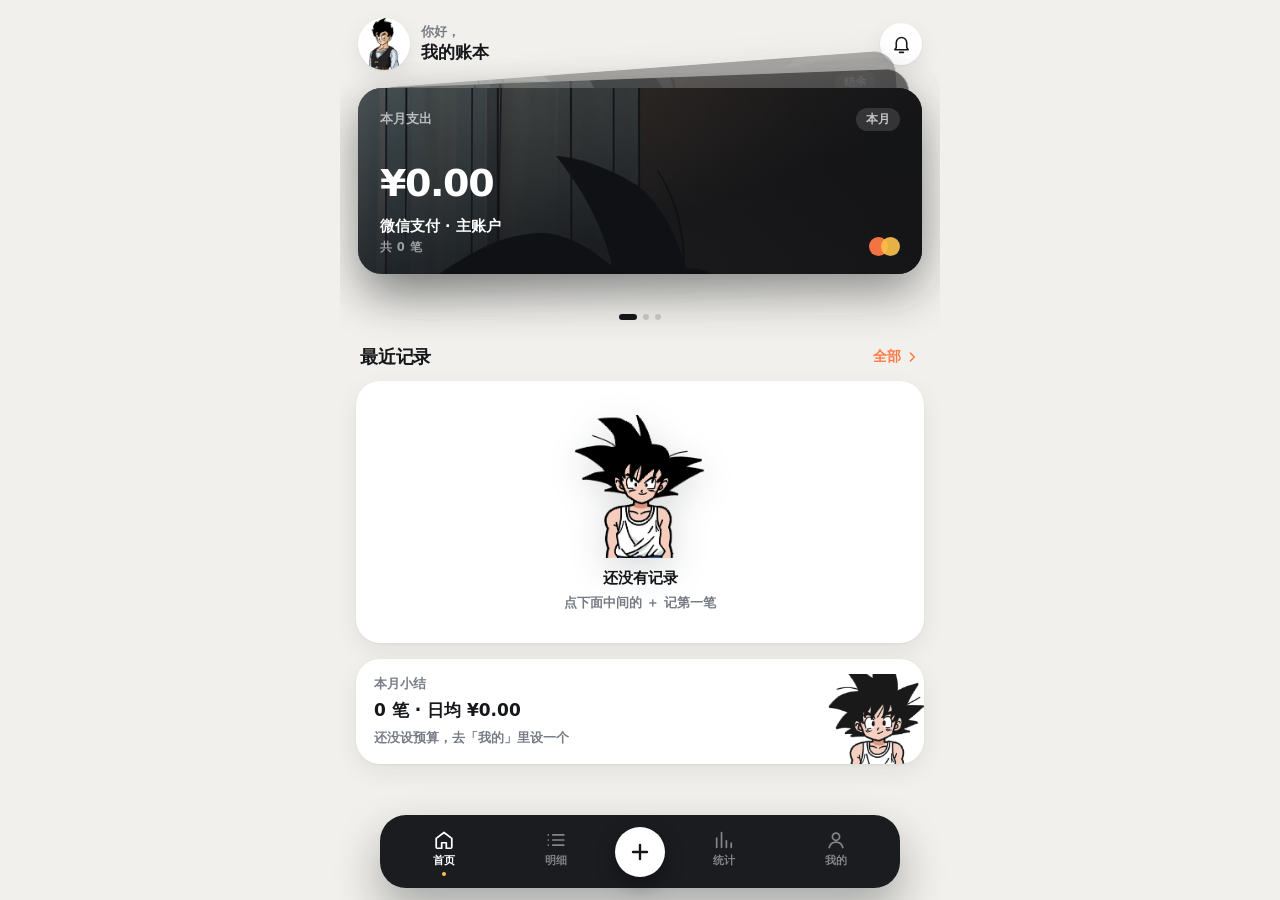
<file: index.html>
<!DOCTYPE html>
<html lang="zh-CN">
<head>
<meta charset="UTF-8">
<meta name="viewport" content="width=device-width, initial-scale=1, viewport-fit=cover, maximum-scale=1, user-scalable=no">
<meta name="format-detection" content="telephone=no">
<title>记账</title>
<meta name="description" content="iPhone 快捷指令自动记账 · 说一句记账 · 统计，离线可用，数据同步到你的 GitHub 私有仓库">
<meta name="theme-color" content="#F1F0EC">
<link rel="manifest" href="./manifest.json">
<link rel="icon" type="image/png" href="./icons/icon-192.png">
<link rel="apple-touch-icon" href="./icons/apple-touch-icon.png">
<meta name="apple-mobile-web-app-capable" content="yes">
<meta name="mobile-web-app-capable" content="yes">
<!-- ⚠️ 必须是 default，不要改成 black-translucent。
     2026-10-14 真机实测：black-translucent 下 iOS 会让网页铺到状态栏底下，
     但把**屏幕最底那 47px** 让出去 —— 视口底比屏幕底高 47px，底栏永远悬空。 -->
<meta name="apple-mobile-web-app-status-bar-style" content="default">
<meta name="apple-mobile-web-app-title" content="记账">
<script>
/* 首屏就判定是否「独立 App 模式」（加到主屏后从图标启动）——必须在 CSS 生效前设置，
   否则会先按 Safari 模式渲染一帧（底部多留一段安全区）再跳到正确位置。 */
(function () {
  var sa = 0;
  try {
    if (window.navigator.standalone === true) sa = 1;
    else if (window.matchMedia && window.matchMedia('(display-mode: standalone)').matches) sa = 1;
    else if (window.matchMedia && window.matchMedia('(display-mode: fullscreen)').matches) sa = 1;
  } catch (e) {}
  document.documentElement.setAttribute('data-standalone', sa ? '1' : '0');
})();
</script>
<style>
  /* ============================================================
     设计语言（按参考图重做）
     浅暖灰底 + 纯白卡 + 近黑作为唯一重色（大数字、主按钮、悬浮底栏）
     大圆角（卡片 24-28px、控件胶囊）、柔和扩散阴影、深色卡片上用细波纹线
     橙色只做点缀（「全部 ›」、账户卡交叠圆点）
     字号：数字用 tabular-nums 对齐，标题字重 800
     ============================================================ */
  :root{
    --bg:#F1F0EC;
    --card:#FFFFFF;
    --ink:#15171A;
    --ink2:#767B84;
    --ink3:#AAAFB8;
    --line:#ECEAE4;
    --dark:#1A1C20;
    --dark2:#272A31;
    --accent:#FF7A45;
    --amber:#FFC24B;
    --green:#20BF8C;
    --red:#FF5C63;
    --r-xl:30px; --r-lg:24px; --r-md:18px; --r-sm:12px;
    --sh:0 8px 24px rgba(20,22,26,.07), 0 1px 3px rgba(20,22,26,.05);
    --sh2:0 18px 44px rgba(18,20,24,.14);
    --sh-dark:0 22px 46px rgba(12,14,18,.32);
    --f:-apple-system,BlinkMacSystemFont,"SF Pro Text","PingFang SC","Hiragino Sans GB","Microsoft YaHei",system-ui,sans-serif;
    --tab-h:104px;
  }
  *{box-sizing:border-box; -webkit-tap-highlight-color:transparent;}
  /* 禁止双指捏合缩放：viewport 的 user-scalable=no 在 iOS 上会被忽略，touch-action 才管用。
     双击放大也用这条压掉（别用 touchend preventDefault，会吃掉 click）。 */
  html,body{touch-action:pan-x pan-y; overscroll-behavior:none;}
  /* 禁掉长按选中文字 / 长按弹出「拷贝·查询」气泡 / 长按元素被拎起来放大。
     这三样是 Safari 的行为，出现在 App 里就会「一看就是网页」。
     -webkit-touch-callout 管的正是那个气泡和"拎起来"的效果，缺它光禁 user-select 不够。
     注意：输入框必须单独开回来（见下面 input,select,textarea 那条），
     否则 Token 输入框长按弹不出「粘贴」、记账输入框没法长按改字。 */
  html,body{
    -webkit-user-select:none;user-select:none;
    -webkit-touch-callout:none;
  }
  html{-webkit-text-size-adjust:100%; overflow-anchor:none; height:100%; overflow:hidden; background:var(--bg);}
  body{
    height:100%;
    height:var(--app-h, 100%);
    margin:0; background:var(--bg); color:var(--ink);
    font-family:var(--f);
    font-size:15px; line-height:1.45; font-weight:500;
    display:flex; flex-direction:column; overflow:hidden; overflow-anchor:none;
    -webkit-font-smoothing:antialiased;
  }
  button{font-family:inherit; font-weight:700; color:inherit; cursor:pointer; border:none; background:none; padding:0;}
  input,select,textarea{font-family:inherit; font-weight:600; color:var(--ink);}
  /* 输入框例外：上面全局禁了长按选中，这里必须把输入类元素开回来，
     否则 Token 输入框长按弹不出「粘贴」、记账输入框没法长按改字。
     (-webkit-user-select 是给旧版 iOS Safari 的) */
  input,textarea,select,[contenteditable]{
    -webkit-user-select:text; user-select:text;
    -webkit-touch-callout:default;
  }
  /* 干掉数字输入框自带的上下箭头（桌面浏览器上很丑，手机没有但截图会露） */
  input[type=number]::-webkit-outer-spin-button,
  input[type=number]::-webkit-inner-spin-button{-webkit-appearance:none; margin:0;}
  input[type=number]{-moz-appearance:textfield; appearance:textfield;}
  img{display:block;}
  .num{font-variant-numeric:tabular-nums; letter-spacing:-.03em;}
  .muted{color:var(--ink2);}
  .tiny{font-size:12.5px;}
  .k{font-size:13px; font-weight:600; color:var(--ink2);}
  .card{background:var(--card); border-radius:var(--r-lg); box-shadow:var(--sh);}

  /* ---------- 滚动容器 ---------- */
  main{
    flex:1 1 auto; min-height:0;
    overflow-y:auto; -webkit-overflow-scrolling:touch;
    padding:calc(14px + env(safe-area-inset-top)) 16px calc(var(--tab-h, 104px) + 10px);
    max-width:600px; width:100%; margin:0 auto;
    position:relative;
  }
  main::-webkit-scrollbar{width:0;}
  .page{display:none;}
  .page.active{display:block; animation:fadeUp .22s ease both;}
  @keyframes fadeUp{from{opacity:0; transform:translateY(6px);} to{opacity:1; transform:none;}}

  /* ---------- 页头 ---------- */
  .pg-head{padding:6px 4px 16px;}
  .pg-head .hk{font-size:13px; font-weight:600; color:var(--ink2);}
  .pg-head h1{margin:2px 0 0; font-size:30px; font-weight:800; letter-spacing:-.5px;}
  .pg-head .row{display:flex; align-items:flex-end; justify-content:space-between; gap:12px;}
  .mnav{display:flex; align-items:center; gap:2px; background:var(--card); border-radius:999px; padding:3px; box-shadow:var(--sh); flex:none;}
  .mnav button{width:34px; height:34px; border-radius:50%; font-size:17px; font-weight:700; color:var(--ink); display:flex; align-items:center; justify-content:center;}
  .mnav button:active{background:var(--bg);}
  .mnav .ym{font-size:13.5px; font-weight:700; min-width:52px; text-align:center; font-variant-numeric:tabular-nums;}

  /* ---------- 首页：问候 ---------- */
  /* 头像用透明底贴纸，整张显示不裁切（原来是照片方形裁切，头被切掉一半） */
  .hello{display:flex; align-items:center; gap:11px; padding:4px 2px 16px;}
  .ava{width:52px; height:52px; border-radius:50%; background:var(--card); box-shadow:var(--sh); flex:none;
       display:flex; align-items:center; justify-content:center; overflow:hidden;}
  .ava img{width:100%; height:100%; object-fit:contain;}
  .hello .who .k2{font-size:12.5px; font-weight:600; color:var(--ink2);}
  .hello .who .n2{font-size:17px; font-weight:800; margin-top:-1px;}
  .bell{margin-left:auto; width:42px; height:42px; border-radius:50%; background:var(--card); box-shadow:var(--sh); display:flex; align-items:center; justify-content:center; position:relative; flex:none;}
  .bell svg{width:21px; height:21px;}
  .bell i{position:absolute; top:9px; right:10px; width:8px; height:8px; border-radius:50%; background:var(--accent); border:2px solid var(--card); display:none;}
  .bell.alert i{display:block;}

  /* ---------- 首页：深色账户卡（叠卡） ---------- */
  .stack{position:relative; height:214px; margin:2px 2px 0; touch-action:pan-y;}
  .ccard{
    position:absolute; left:0; right:0; height:186px; border-radius:var(--r-lg);
    background:var(--dark); color:#fff; overflow:hidden;
    box-shadow:var(--sh-dark);
    /* ⚠️ 不要在这里写 transform 过渡：拖拽时每帧由 JS 写 transform，
       会和过渡打架（拖起来会拖泥带水）。吸附动画走 WAAPI。 */
    will-change:transform;
  }
  /* 拖拽中禁止选中/长按呼出，避免和手势抢事件 */
  .stack.dragging{ cursor:grabbing; }
  .stack.dragging .ccard{ transition:none; }
  .ccard .waves{position:absolute; inset:0; background-repeat:no-repeat; background-size:cover; opacity:.9; pointer-events:none;}
  .ccard .face{position:absolute; inset:0; background-size:cover; background-position:50% 22%; opacity:.30; mix-blend-mode:screen; pointer-events:none;}
  .ccard .veil{position:absolute; inset:0; background:linear-gradient(160deg, rgba(26,28,32,.62), rgba(16,18,22,.92) 62%); pointer-events:none;}
  /* 三张卡的位置不再只靠 class：拖拽时 JS 会在 pos0/pos1/pos2 之间**插值**，
     所以这里给出的只是每个槽位的「基准变换」，由 JS 读取后做连续过渡。 */
  .ccard.pos0{transform:translateY(0) scale(1); z-index:3;}
  .ccard.pos1{transform:translateY(-13px) scale(.962) rotate(-2.1deg); z-index:2; opacity:.62;}
  .ccard.pos2{transform:translateY(-26px) scale(.925) rotate(-4.2deg); z-index:1; opacity:.34;}
  /* 拖拽插值用：JS 把算出来的 transform 写到内联样式上，优先于上面的 class 规则 */
  .ccard.manual{transform:none !important;}
  .ccard .cidx{
    position:absolute; inset:0; padding:20px 22px 18px; display:flex; flex-direction:column; z-index:2;
  }
  .ccard.pos0 .cidx{cursor:default;}
  .ccard .clbl{font-size:12.5px; font-weight:600; color:rgba(255,255,255,.66);}
  .ccard .ctag{margin-left:auto; font-size:11.5px; font-weight:700; color:rgba(255,255,255,.72); background:rgba(255,255,255,.13); padding:3px 10px; border-radius:999px;}
  .ccard .cnum{font-size:38px; font-weight:800; letter-spacing:-1.4px; margin-top:auto; line-height:1.05; font-variant-numeric:tabular-nums;}
  .ccard .cnum small{font-size:20px; font-weight:700; letter-spacing:0;}
  .ccard .cbot{display:flex; align-items:flex-end; gap:12px; margin-top:12px;}
  .ccard .cacc{font-size:14.5px; font-weight:700;}
  .ccard .csub{font-size:11.5px; font-weight:600; color:rgba(255,255,255,.55); margin-top:2px; letter-spacing:.4px; font-variant-numeric:tabular-nums;}
  .ccard .cdot{margin-left:auto; display:flex; align-items:center; flex:none;}
  .ccard .cdot i{width:19px; height:19px; border-radius:50%; display:block;}
  .ccard .cdot i:first-child{background:var(--accent); opacity:.95;}
  .ccard .cdot i:last-child{background:var(--amber); opacity:.9; margin-left:-7px;}
  .dots-nav{display:flex; align-items:center; justify-content:center; gap:6px; margin-top:12px;}
  .dots-nav i{width:6px; height:6px; border-radius:50%; background:#CFCDC7; transition:all .2s;}
  .dots-nav i.on{width:18px; border-radius:3px; background:var(--ink);}

  /* 分类图标圆形底座：任何地方用 .ric 都自带尺寸，
     否则在没有额外约束的容器里（首页最近记录）图片会撑到原始大小。 */
  .ric{width:44px; height:44px; border-radius:50%; display:flex; align-items:center;
       justify-content:center; font-size:19px; flex:none; overflow:hidden;}
  .ric img{width:100%; height:100%; object-fit:cover; display:block;}

  /* ---------- 首页：本月小结（带贴纸的卡） ---------- */
  .mcard{position:relative; margin-top:16px; background:var(--card); border-radius:var(--r-lg);
         box-shadow:var(--sh); padding:16px 18px; overflow:hidden; min-height:96px;}
  .mcard .dec{position:absolute; right:-8px; bottom:-14px; width:104px; height:104px; object-fit:cover;
              border-radius:22px; opacity:.9; pointer-events:none;}
  .mcard .k{font-size:12.5px; font-weight:600; color:var(--ink2); position:relative; z-index:2;}
  .mcard .v{font-size:17px; font-weight:800; margin-top:5px; position:relative; z-index:2;}
  .mcard .sub{font-size:12.5px; font-weight:600; color:var(--ink2); margin-top:5px;
              position:relative; z-index:2; max-width:60%; line-height:1.6;}

  /* ---------- 记一笔：顶部速记行 ---------- */
  .sayq{display:flex; align-items:center; gap:9px; background:var(--card); border-radius:999px;
        padding:6px 6px 6px 18px; box-shadow:var(--sh); margin-bottom:14px;}
  .sayq input{flex:1; min-width:0; border:none; outline:none; background:none; font-size:14.5px; padding:9px 0;}
  .sayq input::placeholder{color:var(--ink3); font-weight:600;}
  .sayq .go{width:38px; height:38px; border-radius:50%; background:var(--dark); display:flex;
            align-items:center; justify-content:center; flex:none; transition:transform .16s;}
  .sayq .go svg{width:18px; height:18px; stroke:#fff;}
  .sayq .go:active{transform:scale(.92);}

  /* ---------- 小节标题 ---------- */
  .sec{display:flex; align-items:center; justify-content:space-between; gap:10px; margin:24px 4px 11px;}
  .sec .t{font-size:18px; font-weight:800; letter-spacing:-.2px;}
  .sec .more{font-size:13.5px; font-weight:700; color:var(--accent); display:flex; align-items:center; gap:3px;}

  /* ---------- 记录行 ---------- */
  .tx{display:flex; align-items:center; gap:12px; padding:11px 14px; cursor:pointer;}
  .tx + .tx{border-top:1px solid var(--line);}
  .tx:active{background:#FAF9F7;}
  .tx .mid{flex:1; min-width:0;}
  .tx .n{font-size:15.5px; font-weight:700; white-space:nowrap; overflow:hidden; text-overflow:ellipsis;}
  .tx .s{font-size:12.5px; font-weight:600; color:var(--ink2); margin-top:1px; white-space:nowrap; overflow:hidden; text-overflow:ellipsis;}
  .tx .amt{font-size:16px; font-weight:800; font-variant-numeric:tabular-nums; letter-spacing:-.3px; flex:none;}
  .tx .amt.in{color:var(--green);}
  .tx .st{display:inline-block; width:6px; height:6px; border-radius:50%; margin:0 5px 2px 0;}
  .list-card{background:var(--card); border-radius:var(--r-lg); box-shadow:var(--sh); overflow:hidden;}

  /* ---------- 空状态 ---------- */
  .empty{padding:34px 20px 30px; text-align:center;}
  .empty img{width:132px; margin:0 auto 10px; filter:drop-shadow(0 10px 18px rgba(20,22,26,.16));}
  .empty .t{font-size:15px; font-weight:700;}
  .empty .s{font-size:13px; font-weight:600; color:var(--ink2); margin-top:4px;}

  /* ---------- 明细：日期条 ---------- */
  .daystrip{display:flex; gap:7px; overflow-x:auto; padding:2px 2px 6px; margin:0 -16px 12px; padding-left:16px; padding-right:16px;}
  .daystrip::-webkit-scrollbar{display:none;}
  .dchip{
    flex:none; width:52px; padding:8px 0 9px; border-radius:16px; background:var(--card);
    box-shadow:var(--sh); display:flex; flex-direction:column; align-items:center; gap:2px;
    /* ⚠️ 这里不能有 transform 过渡：让位期间每个 chip 的 transform 由 JS 每帧写，
       再叠一层 transition 会互相打架（FLIP 的「瞬时回位」会被拖成慢动作）。 */
  }
  .dchip .d1{font-size:16px; font-weight:800; font-variant-numeric:tabular-nums;}
  .dchip .d2{font-size:10.5px; font-weight:600; color:var(--ink2);}
  .dchip .d3{width:5px; height:5px; border-radius:50%; background:var(--accent); opacity:0; margin-top:1px;}
  .dchip.has .d3{opacity:1;}
  .dchip.on{background:var(--dark); box-shadow:var(--sh2);}
  .dchip.on .d1,.dchip.on .d2{color:#fff;}
  .dchip.on .d3{background:var(--amber);}
  .dchip.wide{width:auto; padding-left:14px; padding-right:14px; justify-content:center;}
  /* 标签让位（Expanding Tag Selection）：选中的标签真实变宽，邻居靠 FLIP 平滑让位。
     ⚠️ 宽度必须用具体像素（min-width）而不是 width:auto —— 短标签（"1"）在 auto 下
     不会比默认宽，选中态就看不出来，邻居也就无从让位。
     让位期间每个 chip 的 transform 由 JS 每帧写，所以这里不能有 transform 过渡。 */
  .dchip.sel{width:auto; min-width:74px; padding-left:14px; padding-right:14px;}
  .dchip.sel .d1{font-size:17px;}
  .dchip.sel .d2{color:rgba(255,255,255,.78);}

  /* ---------- 明细：日历（点月份按钮形变展开） ---------- */
  #cal{
    position:absolute; z-index:70; background:var(--card); border-radius:26px;
    box-shadow:var(--sh2); overflow:hidden; display:none;
  }
  #cal.show{display:block;}
  #cal.morphing{pointer-events:none;}
  #calInner{padding:16px 16px 14px;}
  .cal-top{display:flex; align-items:center; gap:8px; margin-bottom:12px;}
  .cal-top .cm{font-size:16px; font-weight:800; font-variant-numeric:tabular-nums;}
  .cal-top .cy{font-size:12.5px; font-weight:600; color:var(--ink2); margin-left:2px;}
  .cal-top .nav{margin-left:auto; display:flex; gap:6px;}
  .cal-top .nav button{width:32px; height:32px; border-radius:50%; background:var(--bg); display:flex; align-items:center; justify-content:center; font-size:16px; font-weight:700;}
  .cal-top .nav button:active{background:#E7E5E0;}
  .cal-wk{display:grid; grid-template-columns:repeat(7,minmax(0,1fr)); gap:2px; margin-bottom:4px;}
  .cal-wk span{text-align:center; font-size:11px; font-weight:700; color:var(--ink3); padding:4px 0;}
  /* ⚠️ 必须 minmax(0,1fr)：纯 1fr 等于 minmax(auto,1fr)，某一格内容偏宽时会把
     整条轨道撑大 → 7 列装不进容器，日期错位、卡片右缘溢出被裁。 */
  .cal-grid{display:grid; grid-template-columns:repeat(7,minmax(0,1fr)); gap:2px;}
  .cal-grid button{
    aspect-ratio:1; min-width:0; border-radius:12px; display:flex; flex-direction:column;
    align-items:center; justify-content:center; gap:2px; font-size:14px; font-weight:700;
    font-variant-numeric:tabular-nums; color:var(--ink); transition:background .15s;
    overflow:hidden;
  }
  .cal-grid button.empty{visibility:hidden;}
  .cal-grid button.today{box-shadow:inset 0 0 0 2px var(--ink);}
  .cal-grid button.has{background:#F2F0EB;}
  .cal-grid button.on{background:var(--dark); color:#fff;}
  .cal-grid button .cd{width:4px; height:4px; border-radius:50%; background:var(--accent);}
  .cal-grid button.on .cd{background:var(--amber);}
  .cal-foot{display:flex; gap:8px; margin-top:12px;}
  .cal-foot button{flex:1; padding:11px 0; border-radius:999px; font-size:13.5px; font-weight:700; background:var(--bg);}
  .cal-foot button.primary{background:var(--dark); color:#fff;}

  /* ---------- 明细：时间轴 ---------- */
  .tl{position:relative; padding-left:26px;}
  .tl::before{content:''; position:absolute; left:7px; top:14px; bottom:14px; width:2px; background:var(--line); border-radius:2px;}
  .tl-day{position:relative; display:flex; align-items:center; gap:8px; margin:16px 0 9px;}
  .tl-day:first-child{margin-top:2px;}
  .tl-day .dd{position:absolute; left:-26px; width:16px; height:16px; border-radius:50%; background:var(--card); box-shadow:0 0 0 2.5px var(--ink) inset;}
  .tl-day.on .dd{background:var(--ink); box-shadow:none;}
  .tl-day .t1{font-size:14px; font-weight:800;}
  .tl-day .t2{font-size:12px; font-weight:600; color:var(--ink2);}
  .tl-day .sum{margin-left:auto; font-size:12.5px; font-weight:700; color:var(--ink2); font-variant-numeric:tabular-nums;}
  .tl-item{position:relative; margin-bottom:9px;}
  .tl-item .dot{position:absolute; left:-25.5px; top:26px; width:13px; height:13px; border-radius:50%; background:var(--card); border:2.5px solid #D8D6D0;}
  /* 左滑删除：.row 是可滑动的那一层，下面垫一块删除底（红底 + 垃圾桶）。
     ⚠️ 滑动中 transform 由 JS 每帧写，所以这里不能有 transform 过渡。 */
  .tl-item{overflow:hidden; border-radius:var(--r-md);}
  .tl-item .row{
    position:relative; z-index:2;
    display:flex; align-items:center; gap:11px; background:var(--card); border-radius:var(--r-md);
    padding:12px 14px; box-shadow:var(--sh); cursor:pointer;
  }
  /* 垫在 .row 下面的删除区（默认被 row 完全盖住） */
  .tl-item .delbg{
    position:absolute; inset:0; z-index:1; border-radius:var(--r-md);
    background:linear-gradient(90deg, rgba(255,92,99,0), var(--red) 34%);
    display:flex; align-items:center; justify-content:flex-end;
    padding-right:20px; gap:8px; color:#fff; font-size:14px; font-weight:800;
    pointer-events:none;
  }
  .tl-item .delbg svg{width:20px; height:20px;}
  .tl-item.armed .delbg{color:#fff;}
  .tl-item.armed .delbg span{transform:scale(1.06);}
  .tl-item .delbg span{transition:transform .16s ease;}
  /* 飞出去之后先藏住，等动画结束再真正删 DOM */
  .tl-item.gone{visibility:hidden;}
  .tl-item.dragging, .tl-item.dragging .row{cursor:grabbing;}
  .tl-item.dark .row{background:var(--dark); color:#fff; box-shadow:var(--sh2);}
  .tl-item.dark .dot{border-color:var(--ink); background:var(--ink);}
  .tl-item.dark .r2{color:rgba(255,255,255,.6);}
  .tl-item .ric{width:40px; height:40px;}
  .tl-item .rmid{flex:1; min-width:0;}
  .tl-item .r1{font-size:15px; font-weight:700; white-space:nowrap; overflow:hidden; text-overflow:ellipsis;}
  .tl-item .r2{font-size:12px; font-weight:600; color:var(--ink2); margin-top:1px; white-space:nowrap; overflow:hidden; text-overflow:ellipsis;}
  .tl-item .ramt{font-size:15.5px; font-weight:800; font-variant-numeric:tabular-nums; flex:none;}
  .tl-item .ramt.in{color:var(--green);}
  .tl-total{display:flex; align-items:center; justify-content:space-between; margin:18px 0 0; padding:14px 18px; border-radius:var(--r-md); background:var(--card); box-shadow:var(--sh);}
  .tl-total .l{font-size:13px; font-weight:600; color:var(--ink2);}
  .tl-total .v{font-size:19px; font-weight:800; font-variant-numeric:tabular-nums;}

  /* ---------- 统计：分段控件 ---------- */
  .seg{position:relative; display:flex; background:#E7E5E0; border-radius:999px; padding:4px; margin:0 0 20px;}
  /* 液态 Tab：指示器不再靠 translateX 整块平移，而由 JS 用两根弹簧分别驱动
     左右边缘（见 liquidTab()）。这里只给出外观，位置/宽度一律内联。 */
  .seg .pill{position:absolute; top:4px; bottom:4px; left:0; width:0; background:var(--dark); border-radius:999px; box-shadow:0 6px 16px rgba(12,14,18,.28); will-change:transform,width;}
  /* 位置由 JS 弹簧驱动，这里不能再写 transform（会覆盖内联值） */
  .seg button{position:relative; z-index:2; flex:1; padding:11px 0; font-size:14.5px; font-weight:700; color:var(--ink2); display:flex; align-items:center; justify-content:center; gap:7px; transition:color .25s;}
  .seg button svg{width:17px; height:17px;}
  .seg button.on{color:#fff;}

  /* ---------- 统计：刻度表盘 ---------- */
  .dial{position:relative; width:214px; height:214px; margin:26px auto 0;}  .dial-disc{
    position:absolute; inset:0; border-radius:50%; background:var(--card);
    box-shadow:0 14px 34px rgba(20,22,26,.10), 0 2px 6px rgba(20,22,26,.05);
    display:flex; flex-direction:column; align-items:center; justify-content:center; text-align:center; padding:0 22px;
  }
  .dial-svg{position:absolute; left:50%; top:50%; width:330px; height:330px; margin:-165px 0 0 -165px; overflow:visible; pointer-events:none;}
  .dial-state{font-size:13px; font-weight:700; color:var(--ink2);}
  .dial-state.warn{color:var(--accent);}
  .dial-num{font-size:30px; font-weight:800; letter-spacing:-1px; margin-top:3px; font-variant-numeric:tabular-nums;}
  .dial-sub{font-size:12px; font-weight:700; color:var(--ink2); margin-top:3px;}
  .dial-min,.dial-max{position:absolute; top:186px; font-size:11.5px; font-weight:700; color:var(--ink3); font-variant-numeric:tabular-nums;}
  .dial-min{left:-2px;} .dial-max{right:-2px;}
  /* 贴纸当吉祥物站在表盘左手边的空白里（表盘居中，左侧留出的空档正好站一只）：
     竖着放，完全不压中间的数字；只与最左边那段浅灰刻度轻微重叠，视觉上像贴在卡片前 */
  .dial-sticker{position:absolute; left:-70px; bottom:12px; width:58px; filter:drop-shadow(0 10px 18px rgba(20,22,26,.18)); pointer-events:none; z-index:2;}
  .dial-sticker img{width:100%; height:auto;}
  @media (max-width:375px){ .dial-sticker{left:-50px; bottom:16px; width:50px;} }
  @media (max-width:345px){ .dial-sticker{left:-42px; width:42px;} }

  /* ---------- 统计：指标格 ---------- */
  .grid2{display:grid; grid-template-columns:1fr 1fr; gap:11px; margin-top:18px;}
  .cell{background:var(--card); border-radius:var(--r-md); box-shadow:var(--sh); padding:14px 16px;}
  .cell .k{font-size:12px; font-weight:600;}
  .cell .v{font-size:21px; font-weight:800; margin-top:3px; font-variant-numeric:tabular-nums; letter-spacing:-.5px;}
  .cell .v.in{color:var(--green);}

  /* ---------- 统计：柱状 ---------- */
  .bars{display:flex; align-items:flex-end; gap:7px; height:132px; padding-top:20px;}
  .bar{flex:1; display:flex; flex-direction:column; align-items:center; justify-content:flex-end; height:100%; position:relative; cursor:pointer;}
  .bar .bv{position:absolute; top:-15px; font-size:9.5px; font-weight:700; color:var(--ink2); white-space:nowrap; font-variant-numeric:tabular-nums;}
  .bar .bb{width:100%; border-radius:8px 8px 4px 4px; background:#E3E1DB; min-height:5px; transition:background .2s;}
  .bar.on .bb{background:var(--dark);}
  .bar .bl{font-size:11px; font-weight:700; color:var(--ink2); margin-top:6px; font-variant-numeric:tabular-nums;}
  .bar.on .bl{color:var(--ink);}
  .thinbar{display:flex; align-items:flex-end; gap:2.5px; height:76px;}
  .thinbar i{flex:1; min-width:2px; background:#DEDCD6; border-radius:2px 2px 0 0; min-height:3px;}
  .thinbar i.hi{background:var(--accent);}
  .thinbar i.zero{background:#EDEBE6;}
  /* 统计页底部的贴纸横条：左边一张方形漫画图，右边一只透明贴纸 */
  .stat-strip{display:flex; align-items:center; gap:12px; margin-top:16px; background:var(--card);
              border-radius:var(--r-lg); box-shadow:var(--sh); padding:14px 16px; overflow:hidden;}
  .stat-strip img.sq{width:52px; height:52px; border-radius:16px; object-fit:cover; flex:none;}
  .stat-strip img.pn{width:46px; height:46px; object-fit:contain; flex:none; margin-left:auto;}
  .stat-strip .tx{flex:1; min-width:0;}
  .stat-strip .tx b{display:block; font-size:14.5px; font-weight:800;}
  .stat-strip .tx span{display:block; font-size:12px; font-weight:600; color:var(--ink2); margin-top:3px; line-height:1.6;}

  /* ---------- 分类占比 ---------- */
  .catline{margin-bottom:15px;}
  .catline:last-child{margin-bottom:0;}
  .catline .top{display:flex; align-items:center; gap:9px;}
  .catline .em{width:34px; height:34px; border-radius:50%; display:flex; align-items:center; justify-content:center; font-size:16px; flex:none; overflow:hidden;}
  .catline .nm{font-size:14.5px; font-weight:700;}
  .catline .am{margin-left:auto; font-size:14.5px; font-weight:800; font-variant-numeric:tabular-nums;}
  .catline .pc{font-size:12px; font-weight:700; color:var(--ink2); width:38px; text-align:right; font-variant-numeric:tabular-nums;}
  .catline .track{height:8px; border-radius:999px; background:#EFEDE8; margin-top:8px; overflow:hidden;}
  .catline .track i{display:block; height:100%; border-radius:999px;}

  /* ---------- 我的 ---------- */
  .me-hero{display:flex; align-items:center; gap:14px; padding:18px;}
  /* 我的页头图：用透明底贴纸 + contain，整只显示不被裁 */
  .me-hero .pic{width:74px; height:74px; border-radius:22px; background:#EFEDE8; overflow:hidden; flex:none;
                display:flex; align-items:center; justify-content:center;}
  .me-hero .pic img{width:100%; height:100%; object-fit:contain;}
  .me-hero .t{font-size:19px; font-weight:800; letter-spacing:-.2px;}
  .me-hero .s{font-size:12.5px; font-weight:600; color:var(--ink2); margin-top:3px;}
  .me-hero .mnum{font-size:26px; font-weight:800; font-variant-numeric:tabular-nums; letter-spacing:-.6px; margin-top:6px;}
  .rows{background:var(--card); border-radius:var(--r-lg); box-shadow:var(--sh); overflow:hidden;}
  .row-i{display:flex; align-items:center; gap:13px; padding:14px 16px; cursor:pointer;}
  .row-i + .row-i{border-top:1px solid var(--line);}
  .row-i:active{background:#FAF9F7;}
  .row-i .ri{width:38px; height:38px; border-radius:50%; display:flex; align-items:center; justify-content:center; flex:none;}
  .row-i .ri svg{width:19px; height:19px;}
  .row-i .rn{font-size:15px; font-weight:700;}
  .row-i .rs{font-size:12px; font-weight:600; color:var(--ink2); margin-top:1px;}
  .row-i .rv{margin-left:auto; font-size:13px; font-weight:700; color:var(--ink3); font-variant-numeric:tabular-nums;}
  .row-i .ar{margin-left:auto; color:var(--ink3); display:flex;}
  .row-i .rv + .ar{margin-left:8px;}
  .me-dark{margin-top:14px; border-radius:var(--r-lg); background:var(--dark); color:#fff; padding:18px; position:relative; overflow:hidden; box-shadow:var(--sh-dark);}
  .me-dark .t{font-size:15px; font-weight:800;}
  .me-dark .s{font-size:12.5px; font-weight:600; color:rgba(255,255,255,.6); margin-top:5px; line-height:1.6; position:relative; z-index:2;}
  .me-dark img{position:absolute; right:-6px; bottom:-10px; width:112px; opacity:.9; pointer-events:none;}
  .me-banner{position:relative; margin-top:14px; border-radius:var(--r-lg); overflow:hidden; box-shadow:var(--sh);}
  .me-banner img{width:100%; height:132px; object-fit:cover; object-position:50% 42%; display:block;}
  .me-banner .cap{position:absolute; left:0; right:0; bottom:0; padding:26px 16px 12px; color:#fff;
                  font-size:15px; font-weight:800; letter-spacing:.4px;
                  background:linear-gradient(transparent, rgba(10,12,16,.78));}
  .foot{text-align:center; font-size:11.5px; font-weight:600; color:var(--ink3); padding:22px 0 6px;}

  /* ---------- 悬浮底栏 ---------- */
  /* fixed + bottom:0 贴屏幕最底。独立模式下可视区已含 Home Indicator 那段，
     不再叠加 env(safe-area-inset-bottom)（叠加就是留两遍，底栏悬空）。 */
  .tabwrap{position:fixed; left:0; right:0; bottom:0; z-index:40; padding:6px 16px calc(12px + env(safe-area-inset-bottom)); pointer-events:none;}
  html[data-standalone="1"] .tabwrap{padding-bottom:12px;}
  .tabbar{
    pointer-events:auto; display:flex; align-items:center; justify-content:space-around;
    background:var(--dark); border-radius:26px; padding:8px 8px;
    box-shadow:var(--sh-dark); max-width:520px; margin:0 auto;
  }
  .tab{flex:1; display:flex; flex-direction:column; align-items:center; gap:3px; padding:6px 0 4px; color:rgba(255,255,255,.46); transition:color .2s;}
  .tab svg{width:22px; height:22px;}
  .tab .tl2{font-size:10.5px; font-weight:700; letter-spacing:.2px;}
  .tab.on{color:#fff;}
  .tab .tdot{width:4px; height:4px; border-radius:50%; background:var(--amber); opacity:0; margin-top:1px;}
  .tab.on .tdot{opacity:1;}
  .tab-add{flex:none; width:56px; display:flex; align-items:center; justify-content:center;}
  .tab-add .plus{
    width:50px; height:50px; border-radius:50%; background:#fff; color:var(--ink);
    display:flex; align-items:center; justify-content:center; box-shadow:0 8px 20px rgba(0,0,0,.34);
    transition:transform .18s cubic-bezier(.34,1.3,.5,1);
  }
  .tab-add .plus svg{width:24px; height:24px;}
  .tab-add:active .plus{transform:scale(.9);}

  /* ---------- 弹层 ---------- */
  #mask{position:fixed; inset:0; background:rgba(16,18,22,.42); backdrop-filter:blur(3px); -webkit-backdrop-filter:blur(3px); z-index:60; display:none; align-items:flex-end; justify-content:center;}
  #mask.show{display:flex;}
  #sheet{
    width:100%; max-width:560px; max-height:90vh; overflow-y:auto;
    background:var(--bg); border-radius:var(--r-xl) var(--r-xl) 0 0;
    animation:sheetUp .26s cubic-bezier(.22,.9,.24,1);
    padding-bottom:calc(14px + env(safe-area-inset-bottom));
  }
  html[data-standalone="1"] #sheet{padding-bottom:14px;}
  @keyframes sheetUp{from{transform:translateY(40px);} to{transform:none;}}
  /* Trigger Morph 期间：外壳由 WAAPI 控制几何，内容整体延迟淡入。
     形变中必须裁掉溢出的内容，否则文字会跟着尺寸被拉伸。 */
  #sheet.morphing{animation:none; overflow:hidden; pointer-events:none;}
  #sheet.morphing > *{pointer-events:none;}
  .sheet-head{
    position:sticky; top:0; z-index:3; background:var(--bg);
    padding:16px 20px 10px; display:flex; align-items:center; gap:10px;
  }
  .sheet-head h2{margin:0; font-size:20px; font-weight:800; letter-spacing:-.3px; flex:1;}
  .sheet-head .x{width:34px; height:34px; border-radius:50%; background:var(--card); box-shadow:var(--sh); display:flex; align-items:center; justify-content:center; flex:none;}
  .sheet-head .x svg{width:16px; height:16px;}
  .sheet-body{padding:4px 16px 8px;}

  /* ---------- 记一笔 ---------- */
  .type-seg{position:relative; display:flex; background:#E7E5E0; border-radius:999px; padding:4px; margin-bottom:16px;}
  .type-seg .pill{position:absolute; top:4px; bottom:4px; left:0; width:0; background:var(--dark); border-radius:999px; will-change:transform,width;}
  /* 收入态只换颜色，位置/宽度由 JS 弹簧决定 */
  .type-seg.in .pill{background:#12805F;}
  .type-seg button{position:relative; z-index:2; flex:1; padding:11px 0; font-size:14.5px; font-weight:700; color:var(--ink2); transition:color .25s;}
  .type-seg button.on{color:#fff;}
  .amt-box{background:var(--card); border-radius:var(--r-lg); box-shadow:var(--sh); padding:18px; margin-bottom:14px; text-align:center;}
  .amt-box .lb{font-size:12px; font-weight:600; color:var(--ink2);}
  .amt-in{display:flex; align-items:center; justify-content:center; gap:4px; margin-top:6px;}
  .amt-in .cny{font-size:26px; font-weight:800; color:var(--ink3);}
  .amt-in input{
    border:none; outline:none; background:none; width:100%; max-width:230px; text-align:center;
    font-size:40px; font-weight:800; letter-spacing:-1.5px; font-variant-numeric:tabular-nums; padding:0;
  }
  .amt-in input::placeholder{color:#D3D1CB;}
  .fld{background:var(--card); border-radius:var(--r-lg); box-shadow:var(--sh); padding:16px; margin-bottom:14px;}
  .fld > .lb{display:block; font-size:12.5px; font-weight:700; color:var(--ink2); margin-bottom:11px;}
  .fld input[type=text],.fld input[type=number],.fld input[type=password],.fld input[type=datetime-local]{
    width:100%; min-width:0; max-width:100%; box-sizing:border-box;
    border:none; outline:none; background:#F6F5F2; border-radius:14px; padding:13px 14px;
    /* ⚠️ 必须 ≥16px：iOS 上 focus 一个字号 <16px 的输入框会自动放大整个页面，
       放大后输入框看起来"突出来"了（经典 iOS 坑）。 */
    font-size:16px;
  }
  /* ⚠️ 原生日期时间控件（iOS 版）有自己的内在宽度和内边距，会顶破圆角底。
     去掉原生外观 + 显式锁死宽度，让它老老实实待在框里。 */
  .fld input[type=datetime-local]{
    -webkit-appearance:none; appearance:none;
    display:block; text-align:left; height:auto;
  }
  .fld input[type=datetime-local]::-webkit-date-and-time-value{text-align:left; margin:0;}
  .fld input[type=datetime-local]::-webkit-calendar-picker-indicator{margin:0; padding:0; opacity:.55;}
  .fld textarea{
    width:100%; min-width:0; max-width:100%; box-sizing:border-box;
    border:none; outline:none; background:#F6F5F2; border-radius:14px; padding:13px 14px;
    /* 16px 同样是为了不触发 iOS 的聚焦放大 */
    font-size:16px; line-height:1.5; resize:vertical;
  }
  .fld input[type=file]{font-size:14px; padding:11px 12px;}
  .fld input::placeholder{color:var(--ink3); font-weight:600;}
  .hint{font-size:12px; font-weight:600; color:var(--ink2); margin-top:9px; line-height:1.6;}
  .hint b{font-weight:800; color:var(--ink);}
  .cg{display:grid; grid-template-columns:repeat(4,1fr); gap:10px 2px;}
  .cg button{display:flex; flex-direction:column; align-items:center; gap:7px; padding:6px 0; transition:transform .16s;}
  .cg .cc2{width:54px; height:54px; border-radius:50%; display:flex; align-items:center; justify-content:center; font-size:21px; background:#F4F3EF; position:relative; transition:box-shadow .2s; overflow:hidden;}
  .cg .cc2 img{width:100%; height:100%; object-fit:cover;}
  .cg .cn2{font-size:11.5px; font-weight:600; color:var(--ink2);}
  .cg button.on .cn2{color:var(--ink); font-weight:800;}
  .cg button.on .cc2{box-shadow:0 0 0 2.5px var(--ink);}
  .cg button:active{transform:scale(.93);}
  .cg .ck{position:absolute; right:-2px; bottom:-2px; width:18px; height:18px; border-radius:50%; background:var(--ink); color:#fff; font-size:11px; display:none; align-items:center; justify-content:center; font-weight:800; z-index:2;}
  .cg button.on .ck{display:flex;}
  .chips{display:flex; flex-wrap:wrap; gap:8px;}
  .chips button{padding:9px 15px; border-radius:999px; background:#F4F3EF; font-size:13.5px; font-weight:700; color:var(--ink2); transition:all .18s;}
  .chips button.on{background:var(--dark); color:#fff;}
  .btn{border-radius:999px; padding:15px 20px; font-size:16px; font-weight:800; background:var(--card); box-shadow:var(--sh); transition:transform .16s;}
  .btn:active{transform:scale(.98);}
  .btn-dark{background:var(--dark); color:#fff; box-shadow:var(--sh2);}
  .btn-full{width:100%; display:block;}
  .btn-row{display:flex; gap:10px;}
  .btn-row .btn{flex:1;}
  .btn-danger{color:var(--red);}

  /* ---------- 弹层里的列表 ---------- */
  .srow{display:flex; align-items:center; gap:12px; background:var(--card); border-radius:var(--r-md); padding:12px 14px; margin-bottom:9px; box-shadow:var(--sh); cursor:pointer;}
  .srow .ic{width:44px; height:44px; border-radius:50%; display:flex; align-items:center; justify-content:center; font-size:19px; flex:none; overflow:hidden;}
  .srow .mid{flex:1; min-width:0;}
  .srow .n{font-size:15px; font-weight:700;}
  .srow .d{font-size:12px; font-weight:600; color:var(--ink2); margin-top:1px; white-space:nowrap; overflow:hidden; text-overflow:ellipsis;}
  .srow .tag{font-size:11.5px; font-weight:700; color:var(--ink2); background:#F4F3EF; padding:4px 10px; border-radius:999px; flex:none;}
  .srow .ar{color:var(--ink3); display:flex; flex:none;}
  .badge{display:inline-block; font-size:11.5px; font-weight:700; padding:3px 9px; border-radius:999px; background:#EDEBE6; color:var(--ink2);}
  .badge.y{background:rgba(255,194,75,.28); color:#8A6100;}
  .badge.g{background:rgba(32,191,140,.18); color:#0E7A58;}
  .badge.r{background:rgba(255,92,99,.16); color:#C0303A;}
  .kw-wrap{display:flex; flex-wrap:wrap; gap:8px; margin-top:10px;}
  .kw{background:#F4F3EF; border-radius:999px; padding:7px 12px; font-size:12.5px; font-weight:700; color:var(--ink2);}
  .emo-pick,.col-pick{display:flex; flex-wrap:wrap; gap:9px;}
  .emo-pick button{width:46px; height:46px; border-radius:50%; background:#F4F3EF; font-size:22px; display:flex; align-items:center; justify-content:center;}
  .emo-pick button.on{box-shadow:0 0 0 2.5px var(--ink);}
  .col-pick button{width:40px; height:40px; border-radius:50%;}
  .col-pick button.on{box-shadow:0 0 0 2.5px var(--ink);}
  .snote{text-align:center; font-size:12px; font-weight:600; color:var(--ink3); padding:6px 0 12px;}
  /* 弹层底部的贴纸落款：小圆图 + 一句说明 */
  .sheet-dec{display:flex; align-items:center; gap:11px; padding:10px 4px 6px;}
  .sheet-dec img{width:52px; height:52px; border-radius:16px; object-fit:cover; flex:none;
                 box-shadow:0 6px 14px rgba(20,22,26,.16);}
  .sheet-dec span{font-size:12px; font-weight:600; color:var(--ink3); line-height:1.6;}
  .sync-hero{position:relative; border-radius:var(--r-lg); overflow:hidden; margin-bottom:14px; box-shadow:var(--sh);}
  .sync-hero img{width:100%; height:118px; object-fit:cover; object-position:50% 38%; display:block;}
  .sync-hero .cap{position:absolute; left:0; right:0; bottom:0; padding:24px 16px 12px; color:#fff;
                  font-size:14.5px; font-weight:800; background:linear-gradient(transparent, rgba(10,12,16,.8));}

  /* ---------- 二次确认层（替代原生 confirm） ---------- */
  #cfm{position:fixed; inset:0; background:rgba(16,18,22,.5); backdrop-filter:blur(3px); -webkit-backdrop-filter:blur(3px); z-index:80; display:none; align-items:center; justify-content:center; padding:22px;}
  #cfm.show{display:flex;}
  #cfmBox{width:100%; max-width:320px; background:var(--card); border-radius:26px; box-shadow:var(--sh2); padding:24px 20px 18px; animation:cfmIn .18s ease both;}
  @keyframes cfmIn{from{transform:scale(.94); opacity:.5;} to{transform:none; opacity:1;}}
  #cfmMsg{font-size:15.5px; font-weight:700; line-height:1.6; text-align:center;}

  #toast{
    position:fixed; left:50%; bottom:calc(var(--tab-h, 104px) + 16px);
    transform:translateX(-50%) translateY(10px); z-index:90; opacity:0; pointer-events:none;
    background:var(--dark); color:#fff; font-size:13.5px; font-weight:700; padding:12px 22px;
    border-radius:999px; box-shadow:var(--sh-dark); max-width:86vw; text-align:center;
    transition:opacity .2s, transform .2s;
  }
  #toast.show{opacity:1; transform:translateX(-50%) translateY(0);}
</style>
<script>
/* 首屏就判定是否「独立 App 模式」——必须在渲染前设置，否则底栏会先按 Safari 模式渲染再跳一下 */
(function(){
  var sa = 0;
  try{
    if(window.navigator.standalone === true) sa = 1;
    else if(window.matchMedia && window.matchMedia('(display-mode: standalone)').matches) sa = 1;
    else if(window.matchMedia && window.matchMedia('(display-mode: fullscreen)').matches) sa = 1;
  }catch(e){}
  document.documentElement.setAttribute('data-standalone', sa ? '1' : '0');
})();
</script>
</head>
<body>

<main id="main">
  <!-- ============ 首页 ============ -->
  <section id="page-home" class="page active"></section>
  <!-- ============ 明细 ============ -->
  <section id="page-list" class="page"></section>
  <!-- ============ 统计 ============ -->
  <section id="page-stats" class="page"></section>
  <!-- ============ 我的 ============ -->
  <section id="page-me" class="page"></section>
</main>

<nav class="tabwrap" id="tabwrap">
  <div class="tabbar">
    <button class="tab on" data-page="home">
      <svg viewBox="0 0 24 24" fill="none" stroke="currentColor" stroke-width="1.9" stroke-linecap="round" stroke-linejoin="round"><path d="M3.5 10.2 12 3.8l8.5 6.4V20a1 1 0 0 1-1 1h-5v-6h-5v6h-5a1 1 0 0 1-1-1z"/></svg>
      <span class="tl2">首页</span><i class="tdot"></i>
    </button>
    <button class="tab" data-page="list">
      <svg viewBox="0 0 24 24" fill="none" stroke="currentColor" stroke-width="1.9" stroke-linecap="round" stroke-linejoin="round"><path d="M8.5 6.5h12M8.5 12h12M8.5 17.5h12M3.6 6.5h.01M3.6 12h.01M3.6 17.5h.01"/></svg>
      <span class="tl2">明细</span><i class="tdot"></i>
    </button>
    <button class="tab-add" id="tabAdd" aria-label="记一笔">
      <span class="plus"><svg viewBox="0 0 24 24" fill="none" stroke="currentColor" stroke-width="2.4" stroke-linecap="round"><path d="M12 5v14M5 12h14"/></svg></span>
    </button>
    <button class="tab" data-page="stats">
      <svg viewBox="0 0 24 24" fill="none" stroke="currentColor" stroke-width="1.9" stroke-linecap="round" stroke-linejoin="round"><path d="M4 20V10M9.3 20V4M14.6 20v-7M19.9 20v-4.5"/></svg>
      <span class="tl2">统计</span><i class="tdot"></i>
    </button>
    <button class="tab" data-page="me">
      <svg viewBox="0 0 24 24" fill="none" stroke="currentColor" stroke-width="1.9" stroke-linecap="round" stroke-linejoin="round"><circle cx="12" cy="8.4" r="3.9"/><path d="M4.6 20.2c.9-3.7 3.9-5.9 7.4-5.9s6.5 2.2 7.4 5.9"/></svg>
      <span class="tl2">我的</span><i class="tdot"></i>
    </button>
  </div>
</nav>

<!-- ============ 弹层 ============ -->
<div id="mask">
  <div id="sheet">
    <!-- 形变展开时只有这一层做内容淡入，外壳几何由 WAAPI 控制 -->
    <div id="sheetInner">
      <div class="sheet-head">
        <h2 id="sheetTitle">记一笔</h2>
        <button class="x" id="sheetX" aria-label="关闭"><svg viewBox="0 0 24 24" fill="none" stroke="currentColor" stroke-width="2.4" stroke-linecap="round"><path d="M5 5l14 14M19 5 5 19"/></svg></button>
      </div>
      <div class="sheet-body" id="sheetBody"></div>
    </div>
  </div>
</div>

<!-- ============ 日历（点月份按钮形变展开） ============ -->
<div id="cal"><div id="calInner"></div></div>

<!-- ============ 二次确认层（内置浏览器会静默拦掉原生 confirm，只能自己做） ============ -->
<div id="cfm">
  <div id="cfmBox">
    <div id="cfmMsg"></div>
    <div class="btn-row" style="margin-top:18px;">
      <button class="btn" id="cfmNo">取消</button>
      <button class="btn btn-dark" id="cfmOk">确定</button>
    </div>
  </div>
</div>

<div id="toast"></div>

<script>
(function(){
'use strict';

/* 禁掉双指捏合缩放。viewport 的 user-scalable=no 在 iOS 上基本被忽略，
   真正管用的是这两条：gesture 事件 + touchmove 多指兜底。
   注意：双击放大交给 CSS 的 touch-action:manipulation，
   千万别在 touchend 里 preventDefault —— 那会把后续 click 一起吃掉，按钮全点不动。 */
(function lockZoom(){
  ['gesturestart','gesturechange','gestureend'].forEach(function(ev){
    document.addEventListener(ev, function(e){ e.preventDefault(); }, { passive:false });
  });
  document.addEventListener('touchmove', function(e){
    if (e.touches && e.touches.length > 1) e.preventDefault();
  }, { passive:false });
})();

/* ================= 常量 ================= */
var KEY = 'lazy-ledger-v1';
var VER = 'v4.0.5';

var DEFAULT_CATS = [
  { id:'canyin',  name:'餐饮', emoji:'🍜', color:'#FF7B7B', type:'expense', kw:['饭','餐','吃','喝','午饭','早饭','晚饭','夜宵','外卖','美团','饿了么','食堂','咖啡','奶茶','星巴克','肯德基','麦当劳','汉堡','火锅','烧烤','小吃','米线','麻辣烫','拉面','面馆','牛肉面','盖饭','沙县','黄焖鸡','甜品','蛋糕','豆浆','粥','点心','快餐','简餐','酒馆','水果','买菜'] },
  { id:'gouwu',   name:'购物', emoji:'🛒', color:'#FFC93C', type:'expense', kw:['买','购物','超市','淘宝','天猫','京东','拼多多','唯品会','商场','服饰','衣服','鞋','优衣库','数码','家电','商城','旗舰店','便利店'] },
  { id:'yule',    name:'娱乐', emoji:'🎮', color:'#5DD9E8', type:'expense', kw:['娱乐','电影','游戏','唱歌','ktv','演唱会','会员','视频','音乐','网易','腾讯视频','爱奇艺','优酷','bilibili','哔哩','steam','健身','游泳','按摩','足浴','酒吧','剧本杀','密室'] },
  { id:'yiliao',  name:'医疗', emoji:'💊', color:'#FF9EC4', type:'expense', kw:['医院','看病','药','买药','挂号','诊所','体检','医疗','口腔','牙科','门诊'] },
  { id:'xuexi',   name:'学习', emoji:'📚', color:'#4ED8B4', type:'expense', kw:['书','学习','培训','课程','学费','书店','考试','网课','文具','教材'] },
  { id:'jiaotong',name:'交通', emoji:'🚕', color:'#FF9F45', type:'expense', kw:['打车','出租车','滴滴','地铁','公交','高铁','火车','机票','航空','加油','停车','单车','哈啰','青桔','出行','车费','洗车','违章','摩拜','油费','过路费','高速','停车费','车票','船票','共享单车','电动车','充电桩','网约车'] },
  { id:'tongxun', name:'通讯', emoji:'📱', color:'#B9A0F0', type:'expense', kw:['话费','流量','移动','联通','电信','宽带','网费','通讯','月租'] },
  { id:'juzhu',   name:'居住', emoji:'🏠', color:'#FFB3BA', type:'expense', kw:['房租','租金','水费','电费','燃气','物业','取暖','中介费','押金','家政','保洁'] },
  { id:'renqing', name:'人情', emoji:'🎁', color:'#F48FB1', type:'expense', kw:['红包','礼金','礼物','随礼','转账','压岁','份子','小荷包','亲密付','代付'] },
  { id:'other',   name:'其他', emoji:'📦', color:'#C9C2B0', type:'expense', kw:[] },
  /* 收入 */
  { id:'gz',      name:'工资', emoji:'💰', color:'#4ED8B4', type:'income', kw:['工资','薪资','薪水','月薪','奖金','年终','绩效','补贴'] },
  { id:'jz',      name:'兼职', emoji:'💼', color:'#5DD9E8', type:'income', kw:['兼职','外快','私活','劳务'] },
  { id:'lc',      name:'理财', emoji:'📈', color:'#FFC93C', type:'income', kw:['理财','基金','股票','利息','收益','余额宝','零钱通','定期'] },
  { id:'hb',      name:'红包', emoji:'🧧', color:'#FF9EC4', type:'income', kw:['红包','压岁钱','礼金','转账','收款','转入','收到','小荷包'] },
  { id:'bx',      name:'报销', emoji:'🧾', color:'#FF9F45', type:'income', kw:['报销','退款','退货','返现','赔付'] },
  { id:'otherin', name:'其他收入', emoji:'✨', color:'#C9C2B0', type:'income', kw:[] }
];
var ACCOUNTS = [
  { name:'微信支付', color:'#20BF8C', tag:'WX' },
  { name:'支付宝',   color:'#3B82F6', tag:'ALI' },
  { name:'银行卡',   color:'#6B7280', tag:'BANK' },
  { name:'现金',     color:'#FFC24B', tag:'CASH' }
];
/* 分类图标：从用户给的黑白漫画人物图里裁的 16 张（stickers/cat/）。
   每个内置分类各配一张，互不重复；自定义分类回退到 emoji。 */
var CAT_ICON = {
  '餐饮':'cat-01a', '购物':'cat-02a', '娱乐':'cat-03a', '医疗':'cat-04a', '学习':'cat-05a',
  '交通':'cat-06a', '通讯':'cat-07a', '居住':'cat-08a', '人情':'cat-01b', '其他':'cat-02b',
  '工资':'cat-03b', '兼职':'cat-04b', '理财':'cat-05b', '红包':'cat-06b', '报销':'cat-07b', '其他收入':'cat-08b'
};
function catIcon(name){ var id = CAT_ICON[name]; return id ? ('./stickers/cat/' + id + '.jpg') : ''; }
var ACCOUNT_NAMES = ['微信支付','支付宝','银行卡','现金','其他'];
var PALETTE = ['#FF7B7B','#FFC93C','#5DD9E8','#FF9EC4','#4ED8B4','#FF9F45','#B9A0F0','#7FDDC4','#FFB3BA','#C9C2B0'];
var EMOJIS = ['📦','🍜','🛒','🎮','💊','📚','🚕','📱','🏠','🎁','💰','💼','📈','🧧','🧾','✨','☕','🍺','👕','🚇','✈️','🐱','🎬','💡'];

/* ================= 动效：Trigger Morph（从按钮形变展开） =================
   点按钮 → 面板从这颗按钮的形状长出来，而不是从屏幕底部滑入。
   起点必须实时量被点按钮的真实矩形（宽度随文案/屏宽变化，不能硬编码），
   圆角与尺寸一起插值（起点胶囊 → 终点面板圆角），内容延迟到 ~62% 才淡入，
   关闭原路收回按钮（不是滑出屏幕）。
   用 WAAPI 而非弹簧：需要可反向播放、可暂停到任意进度。
   注意两个坑：① onfinish 里再 cancel() 会让回调永不触发 → 用 finished.then()
   ② 事件必须在初始化阶段绑定，不能写在 play() 里（否则第一次点不开） */
var morphAnim = null;
var reduceMotion = false;
try{ reduceMotion = !!(window.matchMedia && window.matchMedia('(prefers-reduced-motion: reduce)').matches); }catch(e){}

/* ================= 动效地基：弹簧 + 全局 rAF 调度 ================= */
var clamp = function(v,a,b){ return Math.min(b, Math.max(a,v)); };
/* 半隐式欧拉弹簧：k 刚度，d 阻尼（d 小 = 回弹明显） */
function makeSpring(x, k, d){ return { x:(x||0), v:0, t:(x||0), k:k||170, d:d||16 }; }
function stepSpring(s, dt){
  s.v += (s.t - s.x) * s.k * dt;
  s.v *= Math.exp(-s.d * dt);
  s.x += s.v * dt;
}
var _updaters = [], _lastT = 0;
function addUpdater(stage, fn){
  var u = { fn:fn, active:true };
  try{
    if(window.IntersectionObserver && stage){
      new IntersectionObserver(function(es){ u.active = es[es.length-1].isIntersecting; },
        { rootMargin:'120px' }).observe(stage);
    }
  }catch(e){}
  _updaters.push(u);
  return u;
}
(function loop(t){
  if(!_lastT) _lastT = t;
  var dt = clamp((t - _lastT)/1000, 0.001, 0.033);   /* 钳制 dt：防止切后台回来暴走 */
  _lastT = t;
  for(var i=0;i<_updaters.length;i++){
    var u = _updaters[i];
    if(u.active && u.fn) u.fn(dt);
  }
  requestAnimationFrame(loop);
})(0);
function stopUpdaters(){ _updaters.length = 0; }

/* 记下最近被点的按钮（事件委托里拿不到「哪个按钮被点」，捕获阶段记下来） */
document.addEventListener('pointerdown', function(e){
  var t = e.target && e.target.closest ? e.target.closest('button,[data-morph]') : null;
  if(t) window.__morphSrc = t;
}, true);

/* 把 el 从 srcEl 的形状长到它自己的最终几何 */
function morphOpen(el, srcEl, onDone){
  var src = srcEl || window.__morphSrc;
  if(!src || !el){ if(onDone) onDone(); return; }
  var br = src.getBoundingClientRect();
  var tr = el.getBoundingClientRect();
  if(!tr.width || !tr.height){ if(onDone) onDone(); return; }

  if(reduceMotion){
    el.classList.remove('morphing');
    if(onDone) onDone();
    return;
  }
  el.classList.add('morphing');
  var dx = br.left - tr.left, dy = br.top - tr.top;
  var radiusTo = (el.id === 'cal') ? '26px' : '30px 30px 0 0';
  var a1 = el.animate([
    { transform:'translate('+dx+'px,'+dy+'px)', width:br.width+'px', height:br.height+'px',
      borderRadius:'999px', opacity:.55 },
    { transform:'translate(0,0)', width:tr.width+'px', height:tr.height+'px',
      borderRadius:radiusTo, opacity:1 }
  ], { duration:620, easing:'cubic-bezier(.22,.9,.24,1)', fill:'both' });
  /* 内容延迟淡入：面板长到约 62% 才显示，否则文字被横向压扁。
     内容层不做尺寸/缩放动画。 */
  var inner = el.firstElementChild;
  var a2 = null;
  if(inner){
    a2 = inner.animate([
      { opacity:0, transform:'translateY(14px)' },
      { opacity:0, transform:'translateY(14px)', offset:.62 },
      { opacity:1, transform:'translateY(0)' }
    ], { duration:620, easing:'ease-out', fill:'both' });
  }
  morphAnim = [a1, a2];
  a1.finished.then(function(){
    el.classList.remove('morphing');
    /* 撤掉 fill：让面板回到自然布局（不写内联几何，避免压住后续布局） */
    if(a1.cancel) a1.cancel();
    if(a2 && a2.cancel) a2.cancel();
    morphAnim = null;
    if(onDone) onDone();
  }).catch(function(){
    el.classList.remove('morphing');
    if(onDone) onDone();
  });
}

/* 关闭：原路收回按钮。内容先淡出（220ms），外壳再缩回（420ms）。 */
function morphClose(el, srcEl, onDone){
  var src = srcEl || window.__morphSrc;
  var finish = function(){
    el.classList.remove('morphing');
    el.classList.remove('show');
    if(onDone) onDone();
  };
  if(reduceMotion || !src || !el.classList.contains('show')){ finish(); return; }
  var br = src.getBoundingClientRect();
  var tr = el.getBoundingClientRect();
  if(!tr.width || !tr.height){ finish(); return; }
  var dx = br.left - tr.left, dy = br.top - tr.top;
  var radiusTo = (el.id === 'cal') ? '26px' : '30px 30px 0 0';
  el.classList.add('morphing');
  var dx = br.left - tr.left, dy = br.top - tr.top;
  var radiusTo = (el.id === 'cal') ? '26px' : '30px 30px 0 0';
  var inner = el.firstElementChild;
  if(inner){
    inner.animate([{opacity:1},{opacity:0}], { duration:220, easing:'ease-in', fill:'both' });
  }
  var a1 = el.animate([
    { transform:'translate(0,0)', width:tr.width+'px', height:tr.height+'px', borderRadius:radiusTo, opacity:1 },
    { transform:'translate('+dx+'px,'+dy+'px)', width:br.width+'px', height:br.height+'px',
      borderRadius:'999px', opacity:.4 }
  ], { duration:420, easing:'cubic-bezier(.4,0,.7,.3)', fill:'both' });
  /* ★ 用 finished 收尾：在 onfinish 里再 cancel 会变成 oncancel，回调永不触发 */
  a1.finished.then(finish).catch(finish);
}

/* ================= 动效：标签让位（Expanding Tag Selection，FLIP） =================
   选中项真实变宽 → 邻项按布局变化平滑让位。
   必须用真实布局测量（getBoundingClientRect / offsetLeft），小屏折行时硬算一定错。
   命中判定挂在**外层固定容器**上：动画期间标签在 transform 中，命中区域会跟着抖。 */
function flipTagRow(container, els, activeIdx){
  if(!container || !els.length) return;
  var before = els.map(function(el){
    var r = el.getBoundingClientRect();
    return { l:r.left, t:r.top, w:r.width, h:r.height };
  });
  /* 真实切换布局（触发重排/折行） */
  els.forEach(function(el, i){ el.classList.toggle('sel', i === activeIdx); el.classList.toggle('on', i === activeIdx); });
  if(reduceMotion) return;
  els.forEach(function(el, i){
    var r = el.getBoundingClientRect();
    var dx = before[i].l - r.left;
    var dy = before[i].t - r.top;
    /* 尺寸补偿：布局尺寸变了的那两项会瞬间跳一下，用缩放把视觉尺寸先补回旧值 */
    var sw = r.width ? before[i].w / r.width : 1;
    var sh = r.height ? before[i].h / r.height : 1;
    if(Math.abs(dx) < .5 && Math.abs(dy) < .5 && Math.abs(sw-1) < .002 && Math.abs(sh-1) < .002) return;
    el.style.transformOrigin = 'left center';
    /* 用 WAAPI 而不是 CSS transition：
       ① 不写内联 transform —— 动画结束（fill:'none'）元素自然落在新布局位，没有残留偏移，
          连点也不会累积漂移；
       ② transition 在无头 / 被遮挡的环境里可能整段不推进，WAAPI 走合成器更可靠、也可逐帧验收。 */
    el.animate([
      { transform:'translate('+dx.toFixed(2)+'px,'+dy.toFixed(2)+'px) scale('+sw.toFixed(4)+','+sh.toFixed(4)+')' },
      { transform:'translate(0,0) scale(1,1)' }
    ], { duration:340, easing:'cubic-bezier(.22,1,.36,1)', fill:'none' });
  });
}
/* 让位结束后无需清理：WAAPI 用 fill:'none'，动画一结束元素就自然落在新布局位，
   不写内联 transform 也就不会残留偏移（连点也不会累积漂移）。 */

/* ================= 动效：滚动容器里把形变目标居中 ================= */
function centerInScroller(scroller, el, offset){
  if(!scroller || !el) return;
  var top = el.offsetTop - (offset || 0);
  scroller.scrollTop = Math.max(0, top);
}

/* ================= 动效：液态 Tab 指示器（左右边缘双弹簧） =================
   不是"整块平移"，而是**左右两条边各跑一根弹簧**：右边缘略快于左边缘，
   跨项切换时宽度先被拉开、再收拢 —— 这个节奏差就是「液态」的拉伸感。
   弹簧保留当前 x/v，所以快速跨项点击会从当前形态自然接续，不会跳。 */
function liquidTab(track, pillSel, btnSel, activeIdx){
  if(!track) return null;
  var pill = track.querySelector(pillSel);
  var btns = track.querySelectorAll(btnSel);
  if(!pill || !btns.length) return null;

  var L = makeSpring(0, 170, 15);   /* 左边缘 */
  var R = makeSpring(0, 230, 16);   /* 右边缘更快 → 拉伸感 */
  var first = true, alive = true;

  function measure(){
    var b = btns[clamp(activeIdx,0,btns.length-1)];
    if(!b) return null;
    var tl = b.offsetLeft;
    var tr = tl + b.offsetWidth;
    return { l:tl, r:tr };
  }
  function apply(){
    /* translateX(min) + width = |R-L|：两根弹簧各自跑，宽度就是它们的差 */
    var l = Math.min(L.x, R.x), r = Math.max(L.x, R.x);
    pill.style.transform = 'translate3d(' + l.toFixed(2) + 'px,0,0)';
    pill.style.width = Math.max(0, r - l).toFixed(2) + 'px';
  }
  function sync(){
    var m = measure();
    if(!m) return;
    L.x = L.t = m.l; L.v = 0;
    R.x = R.t = m.r; R.v = 0;
    apply();
  }
  function set(i){
    activeIdx = i;
    var m = measure();
    if(!m) return;
    L.t = m.l;
    R.t = m.r;
    if(first){ L.x = L.t; R.x = R.t; first = false; }
    if(reduceMotion){ L.x = L.t; L.v = 0; R.x = R.t; R.v = 0; }
    apply();
  }
  /* 初始必须同步写一次，否则首帧前指示器叠在左上角 */
  sync();
  var u = addUpdater(track, function(dt){
    if(!alive) return;
    var moving = Math.abs(L.v) > 0.02 || Math.abs(R.v) > 0.02 ||
                 Math.abs(L.t-L.x) > 0.02 || Math.abs(R.t-R.x) > 0.02;
    if(!moving) return;
    stepSpring(L, dt);
    stepSpring(R, dt);
    apply();
  });
  return {
    set: set,
    sync: sync,
    /* 容器尺寸/字体变化后必须重新量：tab 宽度会变 */
    remeasure: function(){ sync(); },
    dispose: function(){ alive = false; if(u) u.active = false; }
  };
}

/* ================= 统一的「开弹层」入口 =================
   所有弹层都从这里开：显示遮罩 + 从被点的按钮/行形变展开。
   集中一处，避免每个 open*() 各写一遍（也保证漏掉的那个不会退化成底部滑入）。
   ⚠️ 必须先把遮罩显示出来、量到面板的真实几何，再播放形变 ——
   面板在 display:none 的容器里量出来是 0×0，morphOpen 会直接放弃（退化成无动画）。 */
function openSheetMorph(srcEl){
  var mask = $('mask');
  var sheet = $('sheet');
  sheet.classList.remove('morphing');
  mask.classList.add('show');
  /* 读一次布局，确保 show 之后的尺寸已经算出来 */
  void sheet.offsetHeight;
  morphOpen(sheet, srcEl || window.__morphSrc);
}

/* ================= 状态 ================= */
var S = {
  records:{}, known:{}, pending:{}, delQ:[],
  errs:{},
  cfg:{ owner:'', repo:'lazy-ledger-data', token:'', auto:true, branch:'main' },
  lastSync:0,
  budget:0,
  cats:null,
  recurring:[],
  inputMode:'input'
};

function migrate(raw){
  var o = raw && typeof raw === 'object' ? raw : {};
  return {
    records:(o.records && typeof o.records==='object') ? o.records : {},
    known:(o.known && typeof o.known==='object') ? o.known : {},
    pending:(o.pending && typeof o.pending==='object') ? o.pending : {},
    delQ:Array.isArray(o.delQ) ? o.delQ : [],
    errs:(o.errs && typeof o.errs==='object') ? o.errs : {},
    cfg:{
      owner:String((o.cfg&&o.cfg.owner)||''),
      repo:String((o.cfg&&o.cfg.repo)||'lazy-ledger-data'),
      token:String((o.cfg&&o.cfg.token)||''),
      auto:(o.cfg&&o.cfg.auto===false)?false:true,
      branch:String((o.cfg&&o.cfg.branch)||'main')
    },
    lastSync:Number(o.lastSync)||0,
    budget:Number(o.budget)||0,
    cats:Array.isArray(o.cats)?o.cats:null,
    recurring:Array.isArray(o.recurring)?o.recurring:[],
    inputMode:(o.inputMode==='card')?'card':'input'
  };
}
function load(){
  try{
    var raw = localStorage.getItem(KEY);
    if(raw) S = migrate(JSON.parse(raw));
    var healed = [];
    for(var id in S.records){
      var r = S.records[id];
      if(!r.ts) r.ts = parseTs(r.time);
      if(r.src==='shortcut' && !r.raw) r.raw='';
      if(r.manual) r.auto=false;
      var catBefore = r.category, accBefore = r.account;
      /* 存量记录自愈。⚠️ 这里判断「该不该重判」不能用 isBadCat ——
         「其他 / 其他收入」是登记在册的合法分类名，isBadCat 会返回 false，
         结果一条停在「其他」的记录永远进不来这个分支：
         用户事后在分类管理里新加的关键词，对已经存下的记录统统无效。
         所以额外把「其他 / 其他收入」也当成「没判出来」。
         用户手动改过的（manual）不碰。 */
      if(!r.manual){
        var c = String(r.category||'').trim();
        if(!c || c==='其他' || c==='其他收入' || isBadCat(c)){
          var fix = autoCat(r.raw, r.type) || autoCat(r.note, r.type);
          if(fix){ r.category = fix; r.auto = true; }
          else if(!c || isBadCat(c)) r.category = r.type==='income' ? '其他收入' : '其他';
        }
      }
      /* 支付方式纠正：快捷指令把 account 写死成支付宝，微信账单原文里有
         「财付通/零钱」，据此把存量记录也改过来。
         ⚠️ manual 的记录跳过 —— 那是用户手动改过的，他选的支付方式优先。 */
      if(!r.manual && r.src==='shortcut' && r.raw){
        var acc = guessAccount(r.raw);
        if(acc) r.account = acc;
      }
      if(r.category!==catBefore || r.account!==accBefore) healed.push(id);
    }
    /* 自愈过的记录要回推云端，否则下次从别的设备拉下来又变回旧值。
       标进 pending，下一次 sync() 就会把这些记录 PUT 回去。 */
    if(healed.length){
      for(var k=0;k<healed.length;k++) S.pending[healed[k]] = true;
      persist();
    }
  }catch(e){}
}
function persist(){
  try{ localStorage.setItem(KEY, JSON.stringify(S)); }
  catch(e){ toast('本地保存失败：'+e.message); }
}

/* ================= 工具 ================= */
function $(id){ return document.getElementById(id); }
function esc(s){ return String(s==null?'':s).replace(/[&<>"']/g, function(c){
  return {'&':'&amp;','<':'&lt;','>':'&gt;','"':'&quot;',"'":'&#39;'}[c]; }); }
function pad(n){ return n<10?'0'+n:''+n; }
function ymdStr(ts){ var d=new Date(ts); return d.getFullYear()+'-'+pad(d.getMonth()+1)+'-'+pad(d.getDate()); }
function hmStr(ts){ var d=new Date(ts); return pad(d.getHours())+':'+pad(d.getMinutes()); }
function parseTs(s){
  if(!s) return 0;
  var t = new Date(String(s).replace(' ','T'));
  if(!isNaN(t.getTime())) return t.getTime();
  var m = String(s).match(/(\d{4})-(\d{2})-(\d{2})[ T_.](\d{2})[-.:](\d{2})/);
  if(m) return new Date(+m[1],+m[2]-1,+m[3],+m[4],+m[5]).getTime();
  return 0;
}
function money(n){
  n = Number(n)||0;
  return '¥'+(Math.round(n*100)/100).toFixed(2);
}
function moneyShort(n){
  n = Number(n)||0;
  if(n>=10000) return (n/10000).toFixed(n%10000===0?0:1)+'w';
  if(n>=1000) return (n/1000).toFixed(n%1000===0?0:1)+'k';
  if(n>=100) return String(Math.round(n));
  return (Math.round(n*10)/10).toString();
}
function num(n){ return (Math.round((Number(n)||0)*100)/100).toFixed(2); }
function weekCn(ts){ return '周'+'日一二三四五六'.charAt(new Date(ts).getDay()); }
function dayLabel(dayStr, ts){
  var today = ymdStr(Date.now());
  var yest = ymdStr(Date.now()-86400000);
  if(dayStr===today) return '今天';
  if(dayStr===yest) return '昨天';
  return (Number(dayStr.slice(5,7)))+'月'+(Number(dayStr.slice(8,10)))+'日';
}
function askConfirm(msg, onOk, opts){
  opts = opts || {};
  var box = $('cfm'), okBtn = $('cfmOk'), noBtn = $('cfmNo');
  if(!box || !okBtn || !noBtn) return;
  $('cfmMsg').textContent = msg;
  okBtn.textContent = opts.okLabel || '确定';
  okBtn.className = 'btn ' + (opts.danger === false ? 'btn-dark' : 'btn btn-danger');
  noBtn.textContent = opts.cancelLabel || '取消';
  function close(){ box.classList.remove('show'); okBtn.onclick = null; noBtn.onclick = null; box.onclick = null; }
  okBtn.onclick = function(e){ e.stopPropagation(); close(); if(onOk) onOk(); };
  noBtn.onclick = function(e){ e.stopPropagation(); close(); };
  box.onclick = function(e){ if(e.target === box) close(); };
  box.classList.add('show');
}
function toast(msg){
  var t=$('toast');
  t.textContent=msg;
  t.classList.add('show');
  clearTimeout(toast._t);
  toast._t=setTimeout(function(){ t.classList.remove('show'); },2200);
}
function copyText(txt, ok){
  function fb(){
    var ta=document.createElement('textarea');
    ta.value=txt; ta.style.position='fixed'; ta.style.opacity='0';
    document.body.appendChild(ta); ta.select();
    try{ document.execCommand('copy'); toast(ok||'已复制'); }catch(e){ toast('复制失败'); }
    document.body.removeChild(ta);
  }
  if(navigator.clipboard && navigator.clipboard.writeText && (location.protocol==='https:'||location.hostname==='localhost'||location.hostname==='127.0.0.1')){
    navigator.clipboard.writeText(txt).then(function(){ toast(ok||'已复制'); }, fb);
  } else fb();
}
function newId(){
  var d=new Date();
  return 'rec-'+d.getFullYear()+pad(d.getMonth()+1)+pad(d.getDate())+'-'+pad(d.getHours())+pad(d.getMinutes())+pad(d.getSeconds())+'-'+(Math.floor(Math.random()*9000)+1000);
}
function sanitizeId(id){
  id=String(id||'').replace(/[^A-Za-z0-9_-]/g,'-');
  return id||newId();
}
function b64(str){ return btoa(unescape(encodeURIComponent(str))); }
/* 圆角软底：把分类色稀释成可用作图标底的浅色（白底卡上不刺眼） */
function tint(hex, a){
  var h=String(hex||'#C9C2B0').replace('#','');
  if(h.length===3) h=h[0]+h[0]+h[1]+h[1]+h[2]+h[2];
  var r=parseInt(h.slice(0,2),16), g=parseInt(h.slice(2,4),16), b=parseInt(h.slice(4,6),16);
  return 'rgba('+r+','+g+','+b+','+(a==null?0.16:a)+')';
}

/* ================= 分类词典 ================= */
function cats(){ return S.cats || DEFAULT_CATS; }
function expenseCats(){ return cats().filter(function(c){ return c.type!=='income'; }); }
function incomeCats(){ return cats().filter(function(c){ return c.type==='income'; }); }
function catOf(name){
  var all = cats();
  for(var i=0;i<all.length;i++) if(all[i].name===name) return all[i];
  return null;
}
function catEmoji(name){
  var c = catOf(name);
  return c ? c.emoji : '📦';
}
function catColor(name){
  var c = catOf(name);
  return c ? c.color : '#C9C2B0';
}
function autoCat(text, type){
  var s = String(text||'').toLowerCase();
  if(!s.trim()) return null;
  var list = (type==='income') ? incomeCats() : expenseCats();
  var best=null, bestLen=0;
  list.forEach(function(c){
    (c.kw||[]).forEach(function(k){
      if(k && s.indexOf(String(k).toLowerCase())>=0 && k.length>bestLen){
        best=c.name; bestLen=k.length;
      }
    });
  });
  return best;
}
var CAT_NAMES = {};
DEFAULT_CATS.forEach(function(c){ CAT_NAMES[c.name]=true; });
function isBadCat(c){
  c = String(c==null?'':c).trim();
  if(!c) return true;
  if(CAT_NAMES[c]) return false;
  if(catOf(c)) return false;
  if(/\d{4}[-/]\d{1,2}[-/]\d{1,2}/.test(c)) return true;
  if(/^\d{1,2}[-:.]\d{2}([-:.]\d{2})?$/.test(c)) return true;
  if(c.length>12) return true;
  if(c.indexOf('\n')>=0) return true;
  return false;
}
function guessCat(rec){
  var cur = String(rec.category||'').trim();
  if(cur && !isBadCat(cur) && cur!=='其他' && cur!=='其他收入') return null;
  return autoCat(rec.raw, rec.type) || autoCat(rec.note, rec.type) || null;
}
/* 从 raw 全文里猜支付方式。快捷指令那边把 account 写死成「支付宝」，
   但微信账单的原文里会明说「财付通/零钱/微信」，据此纠正。
   主 App 和熊记共用同一套判断（两边的快捷指令是同一个）。 */
function guessAccount(raw){
  var s = String(raw||'');
  if(/财付通|零钱|微信|收款方备注|转账单号/.test(s)) return '微信支付';
  if(/支付宝|余额宝|花呗|余利宝/.test(s)) return '支付宝';
  if(/银行卡|储蓄卡|信用卡/.test(s)) return '银行卡';
  return '';
}
/* 从 OCR 全文里补出金额（云端记录 amount 为空时的兜底）。
   按优先级依次尝试，第一个命中的就是结果。**顺序很重要，别随便调。**
     ① 带符号的两位小数    -28.80 / +150.00   （最可靠）
     ② 数字 + 「元」        28.8元 / 30元
     ③ 独占一行的数字       28.80 或 30        （支付宝账单页金额常单独一行）
     ④ 带符号的整数         -30 / +150         （最后的兜底）
   两个实测踩过的坑：
     · ①④ 必须加「前面不是数字」守卫 (?<![0-9])，
       否则日期 "2026-10-13" 里的 "-10" 会抢在真实金额前面被匹配。
     · ③ 必须排在 ④ 之前，否则同样会被日期碎片抢走。 */
function parseRawAmount(text){
  var s = String(text||'');
  var m = s.match(/(?<![0-9])([+\-])\s*([0-9][0-9,]*\.[0-9]{1,2})/);
  if(m) return { sign:m[1], value:Math.abs(parseFloat(m[2].replace(/,/g,'')) )||0 };
  m = s.match(/([0-9][0-9,]*(?:\.[0-9]{1,2})?)\s*元/);
  if(m) return { sign:'', value:Math.abs(parseFloat(m[1].replace(/,/g,'')) )||0 };
  m = s.match(/^[ \t]*([+\-]?)([0-9][0-9,]*(?:\.[0-9]{1,2})?)[ \t]*$/m);
  if(m) return { sign:m[1], value:Math.abs(parseFloat(m[2].replace(/,/g,'')) )||0 };
  m = s.match(/(?<![0-9])([+\-])\s*([0-9][0-9,]*)(?![0-9.])/);
  if(m) return { sign:m[1], value:Math.abs(parseFloat(m[2].replace(/,/g,'')) )||0 };
  return null;
}

/* ================= 宽松 JSON（云端坏记录自愈） ================= */
function escapeCtl(s){
  var out='', inStr=false, esc2=false;
  for(var i=0;i<s.length;i++){
    var ch=s.charAt(i), code=s.charCodeAt(i);
    if(esc2){ out+=ch; esc2=false; continue; }
    if(ch==='\\'){ out+=ch; esc2=true; continue; }
    if(ch==='"'){ inStr=!inStr; out+=ch; continue; }
    if(inStr && code<0x20){
      if(ch==='\n') out+='\\n'; else if(ch==='\r') out+='\\r'; else if(ch==='\t') out+='\\t';
      else out+='\\u'+('000'+code.toString(16)).slice(-4);
      continue;
    }
    out+=ch;
  }
  return out;
}
function escapeCtlSmart(s){
  var out='', inStr=false, esc2=false;
  for(var i=0;i<s.length;i++){
    var ch=s.charAt(i), code=s.charCodeAt(i);
    if(esc2){ out+=ch; esc2=false; continue; }
    if(ch==='\\'){ out+=ch; esc2=true; continue; }
    if(ch==='"'){
      if(!inStr){ inStr=true; out+=ch; continue; }
      var j=i+1, nx='';
      while(j<s.length && /\s/.test(s.charAt(j))) j++;
      nx=s.charAt(j);
      if(nx===','||nx===':'||nx==='}'||nx===']'||nx===''){ inStr=false; out+=ch; }
      else out+='\\"';
      continue;
    }
    if(inStr && code<0x20){
      if(ch==='\n') out+='\\n'; else if(ch==='\r') out+='\\r'; else if(ch==='\t') out+='\\t';
      else out+='\\u'+('000'+code.toString(16)).slice(-4);
      continue;
    }
    out+=ch;
  }
  return out;
}
function looseJson(text){
  var s = String(text==null?'':text);
  try{ return { ok:true, obj:JSON.parse(s), repaired:false }; }catch(e){}
  var cands = [
    s.replace(/:\s*,/g,':0,').replace(/:\s*([}\]])/g,':0$1').replace(/,\s*([}\]])/g,'$1'),
    escapeCtl(s),
    escapeCtl(s.replace(/:\s*,/g,':0,').replace(/:\s*([}\]])/g,':0$1').replace(/,\s*([}\]])/g,'$1')),
    s.replace(/[\r\n\t]/g, function(c){ return c==='\n'?'\\n':c==='\r'?'\\r':'\\t'; }),
    escapeCtlSmart(s),
    /* 云端坏记录实测是「三个毛病同时犯」：amount 后面直接跟逗号、后面多一个
       游离引号（"src":"shortcut""）、raw 里是真正的换行。前五条各自只能治
       一两种，凑齐才解析得出来 —— 别删这条。 */
    escapeCtlSmart(s.replace(/:\s*,/g,':0,').replace(/:\s*([}\]])/g,':0$1').replace(/,\s*([}\]])/g,'$1'))
  ];
  for(var i=0;i<cands.length;i++){
    try{ return { ok:true, obj:JSON.parse(cands[i]), repaired:true }; }catch(e){}
  }
  return { ok:false, obj:null, repaired:false };
}
function normalizeRec(r, idFromPath){
  var rawCat = String(r.category||'').trim();
  function clean(v){ return String(v==null?'':v).replace(/["']+$/,'').trim(); }
  var src = clean(r.src);
  if(src!=='shortcut' && src!=='web') src='shortcut';
  var rawAmt = Math.abs(Number(r.amount))||0;
  var rec = {
    id: sanitizeId(clean(r.id)||idFromPath),
    type: r.type==='income'?'income':'expense',
    amount: rawAmt,
    category: rawCat,
    note: String(r.note||''),
    account: clean(r.account),
    time: clean(r.time),
    src: src
  };
  rec.raw = String(r.raw||r.ocr||'').slice(0,2000);
  if(rec.src==='shortcut' && rec.raw && (!rec.amount || rec.amount===0)){
    var pa = parseRawAmount(rec.raw);
    /* 只要捞到正数就补上。以前这里写死了 pa.sign==='-'，
       结果不带符号的账单页金额（28.80 独占一行）永远补不进来。 */
    if(pa && pa.value>0) rec.amount = pa.value;
  }
  if(isBadCat(rec.category)) rec.category = rec.type==='income'?'其他收入':'其他';
  rec.ts = parseTs(rec.time);
  if(rec.ts && String(r.time||'').indexOf('_')>=0) rec.time = ymdStr(rec.ts)+' '+hmStr(rec.ts);
  rec.auto = false;
  var rawAcc = rec.account;
  if(rec.src==='shortcut'){
    var hit = guessCat(rec);
    if(hit){ rec.category=hit; rec.auto=true; }
    /* 快捷指令把 account 写死成支付宝，但微信账单原文里有「财付通/零钱」，
       据此纠正。只在明显是微信时才改，其余保持用户填的。 */
    var acc = guessAccount(rec.raw);
    if(acc) rec.account = acc;
  }
  /* fixed = 这条记录被 App 改过（分类或金额或支付方式），要回推云端。
     ⚠️ account 也要算进去 —— 只在块里写 rec.fixed=true 的话，
     下一行会把它整个覆盖掉，纠正过的支付方式就永远推不回去。 */
  rec.fixed = (rec.category!==rawCat) || (rec.amount!==rawAmt) || (rec.account!==rawAcc);
  return rec;
}
function cloudRec(rec){
  var o = { id:rec.id, type:rec.type, amount:rec.amount, category:rec.category,
    note:rec.note, account:rec.account, time:rec.time, src:rec.src };
  if(rec.raw) o.raw = rec.raw;
  return o;
}

/* ================= 同步（GitHub 私有仓库当数据库） ================= */
var syncing=false;
/* 上一次失败的原因。UI 直接读它，用户不用翻控制台就知道为什么传不上去。 */
var lastSyncErr=null;
function ghHeaders(extra){
  var h = { 'Accept':'application/vnd.github+json', 'X-GitHub-Api-Version':'2022-11-28' };
  if(S.cfg.token) h['Authorization']='Bearer '+S.cfg.token;
  if(extra) for(var k in extra) h[k]=extra[k];
  return h;
}
/* 只重试「还有机会成功」的失败：断网 / 超时 / 5xx / 429。
   401、403、404、422 重试多少次都一样，直接抛给上层。 */
function isRetryable(e){
  if(!e) return false;
  if(e.offline) return true;
  if(!e.status) return true;                       /* fetch 本身失败（DNS/断连） */
  if(e.status===429) return true;
  return e.status>=500;
}
function ghApi(path, opt){
  opt = opt||{};
  opt.headers = ghHeaders(opt.headers);
  var url = 'https://api.github.com'+path;
  function once(n){
    return fetch(url, opt).then(function(res){
      return res.text().then(function(txt){
        var body=null;
        try{ body = txt?JSON.parse(txt):null; }catch(e){}
        if(!res.ok){
          var msg = (body&&body.message)?body.message:('HTTP '+res.status);
          var err = new Error(msg); err.status=res.status;
          if(body&&body.errors) err.errors=body.errors;
          if(res.status===403 && res.headers && res.headers.get && res.headers.get('x-ratelimit-remaining')==='0') err.rateLimit=true;
          throw err;
        }
        return body;
      });
    }, function(){
      /* fetch 直接 reject（离线、DNS、连接被重置）。标一个离线标记，方便上层区分。 */
      var err = new Error('network');
      err.offline = !navigator.onLine;
      err.network = true;
      throw err;
    }).catch(function(e){
      if(n>1 && isRetryable(e)){
        var wait = e.status===429 ? 4000 : (e.network||e.offline ? 900 : 700);
        return new Promise(function(r){ setTimeout(r, wait); }).then(function(){ return once(n-1); });
      }
      throw e;
    });
  }
  return once(3);
}
function isCfgOk(){ return !!(S.cfg.owner && S.cfg.repo && S.cfg.token); }
/* 仓库当前的 blob sha。S.known 可能过期（别的设备改过、云端被手动删改），
   所以冲突时以这份实时值兜底。404 表示云端还没有这个文件。 */
function cloudSha(path){
  return ghApi('/repos/'+S.cfg.owner+'/'+S.cfg.repo+'/contents/'+path).then(function(f){
    return (f && f.sha) ? f.sha : null;
  }).catch(function(e){
    if(e && e.status===404) return null;
    throw e;
  });
}
/* 写一个文件到云端。sha 由调用方保证是「最新」的：
   先用 S.known 里缓存的值，冲突（409/422）再拿实时 sha 重试一次。
   GitHub 对「文件已存在但没给 sha」和「sha 过期」都返回 409/422，
   老代码只处理了「422 且本地没记过 sha」，一旦 S.known 里留下过期的旧 sha
   就永远 422 —— 这正是「能配置、新记录传不上去」的直接原因。 */
function putFile(path, body){
  return ghApi('/repos/'+S.cfg.owner+'/'+S.cfg.repo+'/contents/'+path, {
    method:'PUT', headers:{'Content-Type':'application/json'}, body:JSON.stringify(body)
  }).catch(function(e){
    var conflict = (e && (e.status===409 || e.status===422));
    if(!conflict) throw e;
    return cloudSha(path).then(function(sha){
      if(!sha){ throw e; }                        /* 云端没有这文件，422 是别的原因（真·格式错） */
      if(body.sha===sha){ throw e; }              /* 已经是这个 sha，重试没意义 */
      body.sha = sha;
      return ghApi('/repos/'+S.cfg.owner+'/'+S.cfg.repo+'/contents/'+path, {
        method:'PUT', headers:{'Content-Type':'application/json'}, body:JSON.stringify(body)
      });
    });
  }).then(function(r){
    if(r && r.content && r.content.sha){ S.known[path]={sha:r.content.sha}; persist(); }
    return r;
  });
}
/* 单条上传。失败只影响自己（记进 S.errs），不拖垮整条队列 ——
   老代码一条抛错后面的记录全都不再尝试，看起来就是「新记录一条都传不上去」。 */
function pushOne(id){
  var rec = S.records[id];
  if(!rec){ delete S.pending[id]; return Promise.resolve(); }
  var path = 'data/'+id+'.json';
  var body = { message:'ledger: '+(rec.time||ymdStr(Date.now())), content:b64(JSON.stringify(cloudRec(rec))) };
  if(S.known[path] && S.known[path].sha) body.sha = S.known[path].sha;
  return putFile(path, body).then(function(){
    delete S.pending[id]; delete (S.errs||{})[id]; persist();
  }).catch(function(e){
    S.errs = S.errs || {};
    S.errs[id] = syncErrText(e);
    persist();
    throw e;
  });
}
function pushPending(){
  var ids = Object.keys(S.pending);
  var firstErr = null;
  var chain = Promise.resolve();
  ids.forEach(function(id){
    chain = chain.then(function(){
      return pushOne(id).catch(function(e){ if(!firstErr) firstErr = e; });
    });
  });
  chain = chain.then(function(){
    return S.delQ.slice().reduce(function(c,d){
      return c.then(function(){
        return ghApi('/repos/'+S.cfg.owner+'/'+S.cfg.repo+'/contents/'+d.path, {
          method:'DELETE', headers:{'Content-Type':'application/json'},
          body:JSON.stringify({ message:'ledger: delete '+d.path, sha:d.sha })
        }).then(function(){
          delete S.known[d.path];
          S.delQ = S.delQ.filter(function(x){ return x.path!==d.path; });
          persist();
        }).catch(function(e){
          if(e.status===404 || e.status===409){
            /* 404 = 云端已没有；409 = sha 过期（云端内容变了）。都不该卡住删除队列。 */
            delete S.known[d.path];
            S.delQ = S.delQ.filter(function(x){ return x.path!==d.path; });
            persist();
            return;
          }
          throw e;
        });
      });
    }, Promise.resolve()).catch(function(e){
      if(!firstErr) firstErr = e;
    });
  });
  return chain.then(function(){
    if(firstErr) throw firstErr;
  });
}
function pull(){
  return ghApi('/repos/'+S.cfg.owner+'/'+S.cfg.repo).then(function(repo){
    var br = (repo&&repo.default_branch)||'main';
    if(br!==S.cfg.branch){ S.cfg.branch=br; persist(); }
    return ghApi('/repos/'+S.cfg.owner+'/'+S.cfg.repo+'/git/trees/'+encodeURIComponent(br)+'?recursive=1');
  }).then(function(tree){
    if(tree && tree.truncated){
      /* 记录超过约 10 万条时 GitHub 会截断。提醒一句，别让它静默丢数据。 */
      console.warn('lazy-ledger: tree truncated, some records may be missing from this pull');
    }
    var files = ((tree&&tree.tree)||[]).filter(function(t){
      return t.type==='blob' && /^data\/rec-.*\.json$/.test(t.path);
    });
    /* 还没拉过的（含以前拉失败被静默吞掉的）都算 fresh。
       老代码把失败 catch 成空，等于这条记录永远不再重试。 */
    var fresh = files.filter(function(f){ return !S.known[f.path]; }).slice(0,300);
    return fresh.reduce(function(c,f){
      return c.then(function(){
        var m = f.path.match(/^data\/(rec-.*)\.json$/);
        var idFromPath = m?m[1]:null;
        return ghApi('/repos/'+S.cfg.owner+'/'+S.cfg.repo+'/contents/'+f.path).then(function(j){
          var txt=null;
          if(j && typeof j.content==='string' && j.content){
            try{ txt = decodeURIComponent(escape(atob(j.content.replace(/\s/g,'')))); }
            catch(e){ try{ txt = atob(j.content.replace(/\s/g,'')); }catch(e2){ txt=null; } }
          } else if(j && typeof j==='object' && (j.id||j.type||j.amount!=null)){
            var rec0 = normalizeRec(j, idFromPath);
            /* 本地还没传上去的更新不能被云端旧版覆盖（否则手机上刚改的分类会「跳回去」）。 */
            if(!S.pending[rec0.id]) S.records[rec0.id]=rec0;
            S.known[f.path]={sha:j.sha||f.sha};
            if(rec0.fixed) S.pending[rec0.id]=true;
            persist();
            return;
          } else if(typeof j==='string'){ txt=j; }
          if(txt==null) throw new Error('empty');
          var p = looseJson(txt);
          if(!p.ok) throw new Error('bad json');
          var rec = normalizeRec(p.obj, idFromPath);
          if(!S.pending[rec.id]) S.records[rec.id]=rec;
          S.known[f.path]={sha:(j&&j.sha)||f.sha};
          if(rec.fixed || p.repaired) S.pending[rec.id]=true;
          persist();
        }).catch(function(e){
          /* 单条拉取失败要记下来告诉用户，但也不能中断其余记录的拉取。 */
          S.pullErr = syncErrText(e);
          persist();
        });
      });
    }, Promise.resolve());
  });
}
function sync(manual){
  if(syncing){
    if(manual) toast('正在同步，请稍候…');
    return Promise.resolve();
  }
  if(!S.cfg.owner || !S.cfg.repo){ if(manual) toast('请先配置 GitHub 同步'); return Promise.resolve(); }
  if(!navigator.onLine){ if(manual) toast('当前离线'); return Promise.resolve(); }
  syncing = true;
  if(manual) toast('同步中…');
  var pushErr=null, pullFail=null;
  S.pullErr = null;
  /* 推送和拉取必须互相独立：老代码是一条链，推送 throw 后 pull() 根本不会执行，
     结果只要有一条记录传不上去，就再也拉不到云端的新记录（另一个方向也一起坏掉）。
     现在各自 catch，任何一边失败都不影响另一边。 */
  var pre = isCfgOk()
    ? pushPending().catch(function(e){ pushErr = e; })
    : Promise.resolve();
  return pre
    .then(function(){ return pull(); })
    .catch(function(e){ pullFail = e; })
    .then(function(){
      /* 只有两边都干净才算「已同步」；否则保留错误，状态栏照实显示。 */
      var dirty = Object.keys(S.errs||{}).length > 0 || Object.keys(S.pending).length > 0;
      if(!pullFail && !dirty){ S.lastSync=Date.now(); lastSyncErr=null; }
      else { lastSyncErr = pullFail || pushErr; }
      if(pullFail && pullFail.status===401) S.lastSync=0;
      persist();
    })
    .then(function(){
      syncing=false;
      renderAll();
      if(manual){
        var hard = pullFail || pushErr;
        if(hard) toast('同步失败：'+syncErrText(hard));
        else if(Object.keys(S.pending).length) toast('还有 '+Object.keys(S.pending).length+' 条没传上去');
        else toast('同步完成 ✔');
      }
    });
}
function syncErrText(e){
  if(!e) return '未知错误';
  if(e.network) return '网络连不上 GitHub（检查网络/梯子后重试）';
  if(e.status===401) return 'Token 无效或已过期（去 GitHub 重新生成）';
  if(e.status===403) return e.rateLimit ? 'GitHub 限流，稍等几分钟' : '权限不足（检查 Token 的 Contents 读写权限）';
  if(e.status===404) return '仓库不存在，或 Token 没有授权这个仓库';
  if(e.status===409) return '云端文件冲突（会自动重试，持续失败请检查仓库）';
  if(e.status===422) return '数据格式问题（Base64 或 JSON 不合法）';
  return e.message || '网络问题，稍后重试';
}
/* 真正验证「能不能写」：App 老版本只 GET 一下仓库就报「连接成功」，
   于是 token 只有读权限时也显示配置成功，随后每条记录都传不上去。
   这里做一次幂等的小写入（.keep），能写才算配置 OK。 */
function testWrite(){
  var path = '.lazy-ledger-ok';
  var body = { message:'ledger: write test', content:b64('ok '+new Date().toISOString()) };
  return putFile(path, body).then(function(){
    return true;
  }).catch(function(e){
    /* 403 = token 没有 Contents 写权限；422 = 内容没变，说明写得进去。
       这两种都算「已探明」，返回布尔值；其余（401/404/网络）继续抛给上层显示。 */
    if(e && e.status===403) return false;
    if(e && e.status===422) return true;
    throw e;
  });
}

/* ================= 图标（线性 SVG，与参考图一致） ================= */
var ICO = {
  bell:'<svg viewBox="0 0 24 24" fill="none" stroke="currentColor" stroke-width="1.8" stroke-linecap="round" stroke-linejoin="round"><path d="M18 15.5V10a6 6 0 1 0-12 0v5.5L4.4 18h15.2z"/><path d="M9.8 21h4.4"/></svg>',
  send:'<svg viewBox="0 0 24 24" fill="none" stroke="currentColor" stroke-width="1.9" stroke-linecap="round" stroke-linejoin="round"><path d="M12 19V5M6.2 10.8 12 5l5.8 5.8"/></svg>',
  down:'<svg viewBox="0 0 24 24" fill="none" stroke="currentColor" stroke-width="1.9" stroke-linecap="round" stroke-linejoin="round"><path d="M12 5v14M6.2 13.2 12 19l5.8-5.8"/></svg>',
  target:'<svg viewBox="0 0 24 24" fill="none" stroke="currentColor" stroke-width="1.9" stroke-linecap="round" stroke-linejoin="round"><circle cx="12" cy="12" r="8"/><circle cx="12" cy="12" r="3.2"/></svg>',
  tag:'<svg viewBox="0 0 24 24" fill="none" stroke="currentColor" stroke-width="1.9" stroke-linecap="round" stroke-linejoin="round"><path d="M12.6 3.5H20v7.4l-8.6 8.6a1.4 1.4 0 0 1-2 0l-5.4-5.4a1.4 1.4 0 0 1 0-2z"/><circle cx="16.6" cy="7" r="1.2" fill="currentColor" stroke="none"/></svg>',
  arw:'<svg viewBox="0 0 24 24" width="16" height="16" fill="none" stroke="currentColor" stroke-width="2.2" stroke-linecap="round" stroke-linejoin="round"><path d="M9.5 6 15.5 12l-6 6"/></svg>',
  cloud:'<svg viewBox="0 0 24 24" fill="none" stroke="currentColor" stroke-width="1.9" stroke-linecap="round" stroke-linejoin="round"><path d="M7.5 18.5A4.5 4.5 0 0 1 7 9.6a5.5 5.5 0 0 1 10.4 1.2 4 4 0 0 1-.6 7.7z"/></svg>',
  refresh:'<svg viewBox="0 0 24 24" fill="none" stroke="currentColor" stroke-width="1.9" stroke-linecap="round" stroke-linejoin="round"><path d="M20 11a8 8 0 0 0-13.9-5.3L4 8"/><path d="M4 4v4h4"/><path d="M4 13a8 8 0 0 0 13.9 5.3L20 16"/><path d="M20 20v-4h-4"/></svg>',
  info:'<svg viewBox="0 0 24 24" fill="none" stroke="currentColor" stroke-width="1.9" stroke-linecap="round" stroke-linejoin="round"><circle cx="12" cy="12" r="8.4"/><path d="M12 11v5.4M12 7.8h.01"/></svg>',
  gift:'<svg viewBox="0 0 24 24" fill="none" stroke="currentColor" stroke-width="1.9" stroke-linecap="round" stroke-linejoin="round"><path d="M4.5 10.5h15V20h-15z"/><path d="M3.5 7.4h17v3.1h-17zM12 7.4V20"/><path d="M12 7.4S10.8 3.5 8.6 3.5a2.2 2.2 0 0 0 0 3.9zM12 7.4s1.2-3.9 3.4-3.9a2.2 2.2 0 0 1 0 3.9z"/></svg>',
  calc:'<svg viewBox="0 0 24 24" fill="none" stroke="currentColor" stroke-width="1.9" stroke-linecap="round" stroke-linejoin="round"><rect x="5" y="3.4" width="14" height="17.2" rx="3"/><path d="M8.6 7.6h6.8M8.6 12h.01M12 12h.01M15.4 12h.01M8.6 16h.01M12 16h.01M15.4 16h.01"/></svg>',
  cal:'<svg viewBox="0 0 24 24" fill="none" stroke="currentColor" stroke-width="1.9" stroke-linecap="round" stroke-linejoin="round"><rect x="3.6" y="5" width="16.8" height="15.4" rx="3"/><path d="M3.6 9.6h16.8M8.4 3.4v3.2M15.6 3.4v3.2"/></svg>',
  out:'<svg viewBox="0 0 24 24" fill="none" stroke="currentColor" stroke-width="1.9" stroke-linecap="round" stroke-linejoin="round"><path d="M12 3.6v11M7.6 10.2 12 14.6l4.4-4.4"/><path d="M4.6 16.4v1.8a2.2 2.2 0 0 0 2.2 2.2h10.4a2.2 2.2 0 0 0 2.2-2.2v-1.8"/></svg>',
  trash:'<svg viewBox="0 0 24 24" fill="none" stroke="currentColor" stroke-width="2" stroke-linecap="round" stroke-linejoin="round"><path d="M4.5 7h15M9.5 7V4.8h5V7M6.5 7l.9 12.2a1.6 1.6 0 0 0 1.6 1.5h6a1.6 1.6 0 0 0 1.6-1.5L17.5 7"/><path d="M10.3 11v6M13.7 11v6"/></svg>'
};

/* ================= 首页 ================= */
var cardIdx = 0;
function monthMetrics(ym){
  var ex=0, inc=0, cnt=0;
  for(var id in S.records){
    var r = S.records[id];
    if(!r.ts) continue;
    if(ymdStr(r.ts).slice(0,7)!==ym) continue;
    cnt++;
    if(r.type==='income') inc+=r.amount; else ex+=r.amount;
  }
  return { ex:ex, inc:inc, cnt:cnt, bal:inc-ex };
}
function recentRecs(n){
  var arr=[];
  for(var id in S.records){ if(S.records[id].ts) arr.push(S.records[id]); }
  arr.sort(newestFirst);
  return arr.slice(0,n);
}
/* 新的在前。同一分钟内记的两笔 ts 完全相同，只按 ts 排顺序是随机的，
   所以再用 id 兜底比较（id 形如 rec-20261015-093012-4821，本身带时间）。
   注意 id 可能是快捷指令造的任意串，所以只做「相等时才比」的兜底。 */
function newestFirst(a, b){
  var d = (b.ts||0) - (a.ts||0);
  if(d) return d;
  var ai = String(a.id||''), bi = String(b.id||'');
  if(ai === bi) return 0;
  return ai < bi ? 1 : -1;
}
/* 分类图标：有专属漫画图就用图（圆形裁切），没有就回退到 emoji。
   bg 传 true 时给 emoji 加一层淡色圆底（自定义分类用）。 */
function catCircle(name, size){
  var ic = catIcon(name);
  var sz = size ? ('width:'+size+'px;height:'+size+'px;') : '';
  if(ic){
    return '<div class="ric" style="'+sz+'background:#E9E7E1;">'
      + '<img src="'+ic+'" alt="">'
      + '</div>';
  }
  var col = catColor(name);
  return '<div class="ric" style="'+sz+'background:'+tint(col,.20)+';color:'+col+';">'+catEmoji(name)+'</div>';
}
function txRow(r){
  var isIn = r.type==='income';
  /* 红点 = 这条传不上去（有具体错误）；橙点 = 还没轮到上传。 */
  var pend = (S.errs && S.errs[r.id])
    ? '<span class="st" style="background:var(--red);" title="上传失败：'+esc(S.errs[r.id])+'"></span>'
    : (S.pending[r.id] ? '<span class="st" style="background:var(--accent);" title="待上传"></span>' : '');
  return '<div class="tx" data-id="'+esc(r.id)+'">'
    + catCircle(r.category)
    + '<div class="mid">'
    +   '<div class="n">'+pend+esc(r.category)+'</div>'
    +   '<div class="s">'+esc(r.note||r.account||'—')+' · '+esc(relTime(r))+'</div>'
    + '</div>'
    + '<div class="amt'+(isIn?' in':'')+'">'+(isIn?'+':'−')+num(r.amount)+'</div>'
    + '</div>';
}
function renderHome(){
  var now = new Date();
  var ym = now.getFullYear()+'-'+pad(now.getMonth()+1);
  var m = monthMetrics(ym);
  var recs = recentRecs(6);
  var pendN = Object.keys(S.pending).length;

  /* 三张卡：支出（微信支付）/ 收入（支付宝）/ 结余 */
  var cards = [
    { k:'本月支出', v:m.ex,  sub:'共 '+m.cnt+' 笔', acc:'微信支付 · 主账户', tag:S.budget>0 ? (m.ex<=S.budget?'预算内':'已超预算') : '本月' },
    { k:'本月收入', v:m.inc, sub:'本月累计进账',   acc:'支付宝 · 收款',    tag:'收入' },
    { k:'本月结余', v:m.bal, sub:'收入 − 支出',    acc:'支付宝 · 主账户',  tag:'结余' }
  ];
  function cardHtml(c, idx){
    var pos = (idx - cardIdx + 3) % 3;
    var v = Math.abs(c.v);
    return '<div class="ccard pos'+pos+'" data-idx="'+idx+'">'
      + '<div class="waves" style="background-image:url(./stickers/acct-bg.jpg);background-position:50% '+(18+idx*22)+'%;"></div>'
      + '<div class="veil"></div>'
      + '<div class="cidx">'
      +   '<div style="display:flex;align-items:center;">'
      +     '<span class="clbl">'+c.k+'</span><span class="ctag">'+esc(c.tag)+'</span>'
      +   '</div>'
      +   '<div class="cnum">'+(c.v<0?'−':'')+'¥'+num(v)+'</div>'
      +   '<div class="cbot">'
      +     '<div><div class="cacc">'+esc(c.acc)+'</div><div class="csub">'+esc(c.sub)+'</div></div>'
      +     '<span class="cdot"><i></i><i></i></span>'
      +   '</div>'
      + '</div>'
      + '</div>';
  }
  var hello = ''
    + '<div class="hello">'
    +   '<div class="ava"><img src="./stickers/goku-3.png" alt=""></div>'
    +   '<div class="who"><div class="k2">你好，</div><div class="n2">我的账本</div></div>'
    +   '<button class="bell'+(pendN?' alert':'')+'" id="btnBell">'+ICO.bell+'<i></i></button>'
    + '</div>';
  var stack = '<div class="stack" id="stack">'
    + cards.map(cardHtml).join('')
    + '</div>'
    + '<div class="dots-nav" id="stackDots">'
    + cards.map(function(c,i){ return '<i class="'+(i===cardIdx?'on':'')+'"></i>'; }).join('')
    + '</div>';

  var recent = '';
  if(recs.length){
    recent = '<div class="list-card" id="homeList">'+recs.map(txRow).join('')+'</div>';
  } else {
    recent = '<div class="card empty"><img src="./stickers/px-happy.png" alt=""><div class="t">还没有记录</div>'
      + '<div class="s">点下面中间的 ＋ 记第一笔</div></div>';
  }

  /* 本月小结：把原来那四个圆钮的位置换成一张带贴纸的卡（功能没丢，只是不再重复） */
  var thisM = monthMetrics(ym);
  var sumCard = '<div class="mcard">'
    + '<img class="dec" src="./stickers/px-smile.png" alt="">'
    + '<div class="k">本月小结</div>'
    + '<div class="v">'+thisM.cnt+' 笔 · 日均 ¥'+num(thisM.ex/Math.max(1,Object.keys(monthDays(ym)).length))+'</div>'
    + '<div class="sub">'+(S.budget>0
        ? ('预算 ¥'+num(S.budget)+' · '+(thisM.ex>S.budget?('已超 ¥'+num(thisM.ex-S.budget)):('还剩 ¥'+num(S.budget-thisM.ex))))
        : '还没设预算，去「我的」里设一个')+'</div>'
    + '</div>';

  $('page-home').innerHTML = hello + stack
    + '<div class="sec"><span class="t">最近记录</span><button class="more" data-act="go-list">全部 '+ICO.arw+'</button></div>'
    + recent + sumCard;

  // 叠卡：手指左右拖动 → 卡片跟手翻滚；松手按方向+力度吸附到最近一档。
  // 点按仍然保留（点侧卡翻页、点最前那张看本月概览），靠位移阈值区分点按与拖动。
  var st = $('stack');
  if(st) bindCardStack(st);

  Array.prototype.forEach.call(document.querySelectorAll('#homeList .tx'), function(el){
    el.addEventListener('click', function(){ openSheet(el.getAttribute('data-id')); });
  });
  var b = $('btnBell');
  if(b) b.addEventListener('click', openNotify);
}
/* ================= 动效：卡片堆叠手势（跟手翻滚 + 吸附） =================
   手指横向拖动时三张卡按拖动进度**连续插值**（拖多少翻多少），松手再吸附到最近的整档；
   堆叠形态不变 —— 始终是同一个 pos0/pos1/pos2 三层结构，只是进度 t 在 0..1 之间跑。
   判定同时看距离与速度：只看距离会漏掉「快速轻扫」（位移小但速度大），
   只看速度又会被慢速抖动误触。纵向意图交还给页面滚动，不然首页上下滑会被卡片抢走。 */
var _cardDrag = null;
function bindCardStack(st){
  var startX = 0, startY = 0, dragging = false, decided = false, dx = 0, lastX = 0, vx = 0, t0 = 0;
  var CARDS = 3;
  var SNAP = 340;   /* 吸附动画时长 */

  function cards(){ return Array.prototype.slice.call(st.querySelectorAll('.ccard')); }
  /* 只有一个槽位的基准几何（从 CSS 里读出来，避免把数字抄第二遍） */
  function slots(){
    return [
      { y:0,   s:1,    r:0,    o:1   },   /* pos0 */
      { y:-13, s:0.962,r:-2.1, o:0.62 },  /* pos1 */
      { y:-26, s:0.925,r:-4.2, o:0.34 }   /* pos2 */
    ];
  }
  /* 把进度 t 映射成每张卡的 transform：t 从 0 走到 1 表示「翻一张」 */
  function paint(t){
    var S = slots();
    var list = cards();
    list.forEach(function(el, i){
      var pos = (i - cardIdx + CARDS) % CARDS;      /* 当前槽位 0/1/2 */
      var p = pos - t;                              /* 连续位置：pos0 拖到 -1 表示退了一档 */
      /* 把 p 折算回 0..2 的一圈之内，取最近的那一段 */
      if(p > 1.5) p -= CARDS;
      if(p < -1.5) p += CARDS;
      var a, b, f;
      if(p >= 0){ a = S[Math.min(2, Math.floor(p))]; b = S[Math.min(2, Math.ceil(p))]; f = p - Math.floor(p); }
      else { a = S[0]; b = S[0]; f = 0; }
      var y = a.y + (b.y - a.y) * f;
      var s = a.s + (b.s - a.s) * f;
      var r = a.r + (b.r - a.r) * f;
      var o = a.o + (b.o - a.o) * f;
      el.classList.add('manual');
      el.style.transform = 'translate3d(' + (p * -8).toFixed(2) + 'px,' + y.toFixed(2) + 'px,0)'
                         + ' scale(' + s.toFixed(4) + ') rotate(' + r.toFixed(3) + 'deg)';
      el.style.opacity = o.toFixed(3);
    });
  }
  function releaseManual(){
    cards().forEach(function(el){ el.classList.remove('manual'); el.style.transform = ''; el.style.opacity = ''; });
  }
  /* 用 WAAPI 做吸附：fill:'none' → 结束后自然落回 class 定义的槽位，不留内联样式 */
  function snapTo(step){
    var list = cards();
    if(reduceMotion || !list.length){
      cardIdx = (cardIdx + step + CARDS) % CARDS;
      renderHome();
      return;
    }
    /* 先把当前插值状态冻结下来，再动画到目标槽位 */
    var from = list.map(function(el){
      var m = el.style.transform || '';
      return { el:el, tf:m, op:el.style.opacity || '' };
    });
    cardIdx = (cardIdx + step + CARDS) % CARDS;
    /* 目标几何：让 CSS class 生效后再量（临时去掉 manual） */
    from.forEach(function(f){ f.el.classList.remove('manual'); f.el.style.transform = ''; f.el.style.opacity = ''; });
    list.forEach(function(el, i){
      var pos = (i - cardIdx + CARDS) % CARDS;
      el.className = 'ccard pos' + pos;
      void el.offsetWidth;
    });
    var to = list.map(function(el){
      var cs = getComputedStyle(el);
      return { tf:cs.transform, op:cs.opacity };
    });
    list.forEach(function(el, i){
      var startTf = from[i].tf || 'none';
      el.animate([
        { transform:startTf, opacity:(from[i].op || 1) },
        { transform:(to[i].tf === 'none' ? 'none' : to[i].tf), opacity:to[i].op }
      ], { duration:SNAP, easing:'cubic-bezier(.22,.9,.24,1)', fill:'none' });
    });
    /* 指示点 */
    var dots = document.querySelectorAll('#stackDots i');
    Array.prototype.forEach.call(dots, function(d, i){ d.classList.toggle('on', i === cardIdx); });
  }
  function openOverview(){
    /* 点最前面那张 = 看本月概览（沿用形变展开） */
    openMonth();
  }

  st.addEventListener('pointerdown', function(e){
    if(e.button !== undefined && e.button > 0) return;
    /* 事件可能落在卡片上，也可能落在 stack 空白区：两者都受理，
       但只有从卡片上开始的拖动才算（否则会跟页面滚动抢） */
    var card = (e.target.closest ? e.target.closest('.ccard') : null) || st.querySelector('.ccard.pos0');
    if(!card) return;
    startX = lastX = e.clientX;
    startY = e.clientY;
    dragging = true; decided = false; dx = 0; vx = 0; t0 = Date.now();
    window.__cardTapTarget = card;
    /* ⚠️ move/up 一律挂在 document 上：拖动中一旦 setPointerCapture 到卡片，
       或者手指滑出 stack 范围，element 上的监听就收不到 up 了（手势会卡住）。 */
    document.addEventListener('pointermove', onMove, { passive:false });
    document.addEventListener('pointerup', onUp);
    document.addEventListener('pointercancel', onUp);
  });
  function onMove(e){
    if(!dragging) return;
    var mx = e.clientX - startX, my = e.clientY - startY;
    if(!decided){
      /* 位移超过 7px 才判定意图，避免点按被误判成滑动 */
      if(Math.abs(mx) < 7 && Math.abs(my) < 7) return;
      /* 纵向意图 → 交还页面滚动，不拦截 */
      if(Math.abs(my) > Math.abs(mx)){ detach(); dragging = false; window.__cardTapTarget = null; return; }
      decided = true;
      st.classList.add('dragging');
    }
    var now = Date.now();
    var dt = Math.max(1, now - t0);
    vx = (e.clientX - lastX) / dt;      /* px/ms，用于轻扫判定 */
    lastX = e.clientX; t0 = now;
    dx = mx;
    /* 跟手：拖一张卡宽的距离 = 翻一格 */
    var w = st.getBoundingClientRect().width || 1;
    var t = clamp(dx / w, -1, 1);
    paint(t);
  }
  function detach(){
    document.removeEventListener('pointermove', onMove);
    document.removeEventListener('pointerup', onUp);
    document.removeEventListener('pointercancel', onUp);
  }
  function onUp(e){
    detach();
    if(!dragging) return;
    var wasDecided = decided;
    dragging = false; decided = false;
    st.classList.remove('dragging');
    if(!wasDecided) return;                    /* 只是点按，交给 click 处理 */
    var w = st.getBoundingClientRect().width || 1;
    var t = dx / w;
    var fling = Math.abs(vx) > 0.45;           /* 快速轻扫：位移小也算翻 */
    var step = 0;
    if(t <= -0.28 || (fling && vx < 0)) step = 1;      /* 向左 → 下一张 */
    else if(t >= 0.28 || (fling && vx > 0)) step = -1; /* 向右 → 上一张 */
    snapTo(step);
    /* 拖过就不算点按，别顺手弹出概览 */
    window.__cardTapTarget = null;
  }

  st.addEventListener('click', function(e){
    if(window.__cardTapTarget !== e.target.closest('.ccard')) return;
    var card = e.target.closest ? e.target.closest('.ccard') : null;
    if(!card) return;
    var pos = card.className.indexOf('pos0') >= 0 ? 0 : (card.className.indexOf('pos1') >= 0 ? 1 : 2);
    if(pos !== 0){ snapTo(pos); return; }      /* 点侧卡 = 翻到那张 */
    openOverview();
  });
}

function relTime(r){  if(!r.ts) return r.time||'时间未知';
  var d = ymdStr(r.ts), t = hmStr(r.ts);
  var today = ymdStr(Date.now());
  var yest = ymdStr(Date.now()-86400000);
  if(d===today) return '今天 '+t;
  if(d===yest) return '昨天 '+t;
  return (Number(d.slice(5,7)))+'/'+(Number(d.slice(8,10)))+' '+t;
}

/* ================= 明细 ================= */
var listYm = (function(){ var d=new Date(); return d.getFullYear()+'-'+pad(d.getMonth()+1); })();
var listPick = '';   // '' = 整月；'yyyy-mm-dd' = 只看某天
function monthRecs(ym){
  var arr=[];
  for(var id in S.records){
    var r = S.records[id];
    if(!r.ts) continue;
    if(ymdStr(r.ts).slice(0,7)!==ym) continue;
    arr.push(r);
  }
  arr.sort(newestFirst);
  return arr;
}
function renderList(){
  var now = new Date();
  var isCurMonth = listYm === (now.getFullYear()+'-'+pad(now.getMonth()+1));
  var y = Number(listYm.slice(0,4)), mo = Number(listYm.slice(5,7));
  var dayCount = new Date(y, mo, 0).getDate();
  var todayD = now.getDate();
  var all = monthRecs(listYm);
  var byDay = {};
  all.forEach(function(r){ var d=ymdStr(r.ts); (byDay[d]=byDay[d]||[]).push(r); });
  var sum = monthMetrics(listYm);

  var head = '<div class="pg-head"><div class="row">'
    + '<div><div class="hk">'+y+' 年</div><h1>'+mo+' 月明细</h1></div>'
    + '<div class="mnav">'
    +   '<button data-mv="-1" aria-label="上个月">‹</button>'
    +   '<button class="ym" id="calTrigger" aria-label="选日期">'+yrMoShort()+((y!==now.getFullYear())?(' '+y):'')+'</button>'
    +   '<button data-mv="1" aria-label="下个月">›</button></div>'
    + '</div></div>';
  function yrMoShort(){ return mo+'月'; }

  // 日期条：整月 + 本月每一天（有记录的带点）。
  // 选中项会真实变宽（.sel），邻居靠 FLIP 平滑让位 —— 见 flipTagRow()
  var strip = '<div class="daystrip" id="dayStrip">'
    + '<button class="dchip wide'+(listPick===''?' on sel':'')+'" data-day=""><span class="d1">整月</span><span class="d2">'+sum.cnt+' 笔</span></button>';
  for(var d0=1; d0<=dayCount; d0++){
    var ds = listYm+'-'+pad(d0);
    var has = !!byDay[ds];
    var isToday = isCurMonth && d0===todayD;
    strip += '<button class="dchip'+(has?' has':'')+(listPick===ds?' on sel':'')+'" data-day="'+ds+'">'
      + '<span class="d1">'+d0+'</span>'
      + '<span class="d2">'+(isToday?'今天':weekCn(parseTs(ds)))+'</span>'
      + '<span class="d3"></span></button>';
  }
  strip += '</div>';

  $('page-list').innerHTML = head + strip + '<div id="listBodyWrap">' + listBodyHtml() + '</div>';
  bindListBody();
  var st = $('dayStrip');
  if(st){
    var chips = Array.prototype.slice.call(st.querySelectorAll('.dchip'));
    /* 标签让位：先把所有 chip 的当前布局量下来，切 sel 触发真实重排，
       再用 FLIP 让邻居平滑滑到新位置（不重建 DOM，避免整页重排闪烁） */
    Array.prototype.forEach.call(chips, function(el, i){
      el.addEventListener('click', function(){
        var day = el.getAttribute('data-day')||'';
        if(day === listPick) return;              /* 点已选中项：不动 */
        listPick = day;
        flipTagRow(st, chips, i);
        renderListBodyOnly();
      });
    });
  }
  Array.prototype.forEach.call(document.querySelectorAll('#page-list [data-mv]'), function(el){
    el.addEventListener('click', function(){ shiftMonth(Number(el.getAttribute('data-mv'))); });
  });
  var ct = $('calTrigger');
  if(ct) ct.addEventListener('click', function(){ openCalendar(ct); });
}

/* 只重渲染时间轴部分（日期条保留，才能做让位动画） */
function renderListBodyOnly(){
  var w = $('listBodyWrap');
  if(!w) return;
  w.innerHTML = listBodyHtml();
  bindListBody();
}
function bindListBody(){
  var items = document.querySelectorAll('#page-list .tl-item');
  Array.prototype.forEach.call(items, function(el){
    el.addEventListener('click', function(){
      /* 拖动过就不算点按，别顺手打开编辑弹层 */
      if(el.getAttribute('data-swiped') === '1'){ el.removeAttribute('data-swiped'); return; }
      openSheet(el.getAttribute('data-id'));
    });
    bindSwipeDelete(el);
  });
}
/* ================= 动效：明细卡片左滑删除（弧线飞出 + 可撤销） =================
   跟手横滑：左滑超过卡宽 35% 或快速轻扫 → 沿**二次贝塞尔弧线**飞向左下角，
   同时收缩旋转；其余行在动画进行中就重排填补（不要等动画结束才跳）。
   数据在**动画开始时**就移除，失败/撤销时按反向路径飞回。
   注意：动画完成 ≠ 服务器成功 —— 这里明确区分「本地已删」与「云端已同步」。 */
function bindSwipeDelete(el){
  var row = el.querySelector('.row');
  if(!row) return;
  var id = el.getAttribute('data-id');
  var startX = 0, startY = 0, dx = 0, lastX = 0, vx = 0, t0 = 0;
  var dragging = false, decided = false, armed = false;

  /* 垫一块删除底（红底 + 垃圾桶），由 row 盖住 */
  if(!el.querySelector('.delbg')){
    var bg = document.createElement('div');
    bg.className = 'delbg';
    bg.innerHTML = '<span>删除</span>' + ICO.trash;
    el.insertBefore(bg, el.firstChild);
  }
  var delbg = el.querySelector('.delbg');

  function reset(animate){
    if(animate && row.getAnimations && row.getAnimations().length === 0){
      /* 未达阈值 → 弹回原位 */
      var a = row.animate([{ transform:row.style.transform || 'none' }, { transform:'translate3d(0,0,0)' }],
        { duration:260, easing:'cubic-bezier(.22,1,.36,1)', fill:'none' });
      a.finished.then(function(){ row.style.transform = ''; });
    } else if(!animate){
      row.style.transform = '';
    }
    el.classList.remove('armed');
    armed = false;
  }

  el.addEventListener('pointerdown', function(e){
    if(e.button !== undefined && e.button > 0) return;
    startX = lastX = e.clientX;
    startY = e.clientY;
    dx = 0; vx = 0; t0 = Date.now();
    dragging = true; decided = false; armed = false;
    /* 同卡片堆叠：move/up 挂 document，避免手指滑出元素后手势卡死 */
    document.addEventListener('pointermove', onMove, { passive:false });
    document.addEventListener('pointerup', onUp);
    document.addEventListener('pointercancel', onUp);
  });
  function detach(){
    document.removeEventListener('pointermove', onMove);
    document.removeEventListener('pointerup', onUp);
    document.removeEventListener('pointercancel', onUp);
  }
  function onMove(e){
    if(!dragging) return;
    var mx = e.clientX - startX, my = e.clientY - startY;
    if(!decided){
      if(Math.abs(mx) < 7 && Math.abs(my) < 7) return;
      /* 纵向意图 → 交还页面滚动 */
      if(Math.abs(my) > Math.abs(mx)){ detach(); dragging = false; return; }
      decided = true;
      el.classList.add('dragging');
    }
    var now = Date.now();
    var dt = Math.max(1, now - t0);
    vx = (e.clientX - lastX) / dt;
    lastX = e.clientX; t0 = now;

    /* 只允许左滑：右滑给阻尼 */
    var raw = mx;
    var x = raw > 0 ? raw * 0.18 : raw;
    var w = el.getBoundingClientRect().width || 1;
    /* 超过卡宽 72% 后加阻尼，手感「拉到头」 */
    var maxX = -w * 0.72;
    if(x < maxX) x = maxX + (x - maxX) * 0.18;
    dx = x;
    row.style.transform = 'translate3d(' + x.toFixed(2) + 'px,0,0)';
    var nowArmed = (Math.abs(x) >= w * 0.35);
    if(nowArmed !== armed){
      armed = nowArmed;
      el.classList.toggle('armed', armed);
    }
  }
  function onUp(e){
    detach();
    if(!dragging) return;
    var wasDecided = decided;
    dragging = false; decided = false;
    el.classList.remove('dragging');
    if(!wasDecided) return;
    var w = el.getBoundingClientRect().width || 1;
    var THR = w * 0.35;
    var fling = vx < -0.45;                       /* 快速轻扫：位移小也算删 */
    el.setAttribute('data-swiped', '1');          /* 标记：别当点按 */
    if(Math.abs(dx) >= THR || fling) flyOut();
    else { row.style.transform = ''; el.classList.remove('armed'); armed = false; }
  }

  /* 弧线飞出：起点=卡片当前位置，终点=左下角，控制点在起点左下 → 路径是弧线而不是直线 */
  function flyOut(){
    var r = row.getBoundingClientRect();
    /* ⚠️ 这些点务必不要叫 S！全局状态对象就叫 S（records/pending/known 都在里面），
       一旦在这里写 var S = {...} 就会**遮蔽**全局 S，于是 S.records[id] 删的只是
       一个临时对象上的属性 —— 界面看着滑走了、数据其实一条没删（这个坑排了好几轮）。 */
    var start = { x:r.left, y:r.top };
    var end   = { x:-r.width * 0.4, y:window.innerHeight * 0.86 };
    var ctrl  = { x: Math.min(start.x - 150, end.x + 30), y: start.y + (end.y - start.y) * 0.35 };
    var p0 = { x:0, y:0 };
    var p2 = { x:end.x - start.x, y:end.y - start.y };
    var p1 = { x:ctrl.x - start.x, y:ctrl.y - start.y };
    /* 数据在动画**开始时**就移除，其余行同时重排填补 */
    var snapshot = S.records[id];
    var wasPending = !!S.pending[id];
    var knownPath = 'data/'+id+'.json';
    var knownSha = S.known[knownPath] ? S.known[knownPath].sha : null;
    delete S.records[id]; delete S.pending[id];
    persist();
    el.classList.add('gone');
    if(reduceMotion){
      finalize();
      return;
    }
    var start = 0;
    var finished = false;
    function tick(ts){
      if(finished) return;
      if(!start) start = ts;
      var t = clamp((ts - start)/550, 0, 1);
      var mt = 1 - t;
      var x = mt*mt*p0.x + 2*mt*t*p1.x + t*t*p2.x;
      var y = mt*mt*p0.y + 2*mt*t*p1.y + t*t*p2.y;
      row.style.transform = 'translate3d(' + x.toFixed(2) + 'px,' + y.toFixed(2) + 'px,0)'
                          + ' rotate(' + (t * -18).toFixed(2) + 'deg)'
                          + ' scale(' + (1 - t*0.7).toFixed(4) + ')';
      el.style.opacity = (1 - t*0.9).toFixed(3);
      if(t < 1) requestAnimationFrame(tick);
      else { finished = true; finalize(); }
    }
    requestAnimationFrame(tick);
    /* 兜底：rAF 在某些环境（后台标签、被遮挡的窗口、部分 WebView）不会推进，
       那样动画永远不结束、撤销也永远不弹 —— 用定时器保底，保证收尾一定发生。 */
    setTimeout(function(){ if(!finished){ finished = true; finalize(); } }, 900);

    var didFinalize = false;
    function finalize(){
      if(didFinalize) return;      /* rAF 与兜底定时器都可能调到这里，只认第一次 */
      didFinalize = true;
      /* 走完动画再把时间轴整块重排（其余行自然落位），并弹撤销 */
      renderListBodyOnly();
      var undoRec = snapshot, undoPending = wasPending, undoKnownSha = knownSha;
      toastUndo('已删除「'+(undoRec?undoRec.category:'')+' ¥'+(undoRec?num(undoRec.amount):'')+'」', function(){
        /* 撤销：数据放回原位（按原路径写回，云端不会重复建文件） */
        if(undoRec){
          S.records[undoRec.id] = undoRec;
          if(undoPending) S.pending[undoRec.id] = true;
          if(undoKnownSha) S.known['data/'+undoRec.id+'.json'] = { sha:undoKnownSha };
          /* 撤销时把这条从待删队列里撤掉 */
          S.delQ = S.delQ.filter(function(x){ return x.path !== 'data/'+undoRec.id+'.json'; });
          persist(); renderListBodyOnly();
          toast('已恢复');
        }
      }, function(){
        /* 撤销窗口过了 → 真正排队删云端 */
        if(knownSha) S.delQ.push({ path:knownPath, sha:knownSha });
        persist();
        if(isCfgOk() && navigator.onLine) sync(false);
      });
    }
  }
}
/* 底部 toast 带一个「撤销」按钮（过期后关闭窗口） */
var _undoTimer = null;
function toastUndo(msg, onUndo, onExpire){
  var t = $('toast');
  if(!t){ if(onExpire) setTimeout(onExpire, 5000); return; }
  t.innerHTML = esc(msg) + ' <b id="undoBtn" style="margin-left:10px;text-decoration:underline;cursor:pointer;">撤销</b>';
  t.classList.add('show');
  clearTimeout(t._t);
  var done = false;
  function close(){
    if(done) return; done = true;
    clearTimeout(_undoTimer);
    t.classList.remove('show');
    t.innerHTML = '';
    t._t = setTimeout(function(){ t.textContent=''; }, 220);
  }
  var btn = $('undoBtn');
  if(btn) btn.onclick = function(){ close(); if(onUndo) onUndo(); };
  /* 撤销按钮点完要把 toast 收掉，否则它会挂着直到 2.2s 的默认隐藏 */
  _undoTimer = setTimeout(function(){ close(); if(onExpire) onExpire(); }, 5200);
}
/* 时间轴主体：按当前 listYm / listPick 生成 */
function listBodyHtml(){
  var now = new Date();
  var isCurMonth = listYm === (now.getFullYear()+'-'+pad(now.getMonth()+1));
  var all = monthRecs(listYm);
  var byDay = {};
  all.forEach(function(r){ var d=ymdStr(r.ts); (byDay[d]=byDay[d]||[]).push(r); });

  if(!all.length){
    return '<div class="card empty"><img src="./stickers/px-trunks.png" style="width:120px;" alt="">'
      + '<div class="t">'+(isCurMonth?'这个月还没有记录':'这天没有记录')+'</div>'
      + '<div class="s">点底部中间的 ＋ 记一笔</div></div>';
  }
  var shown = listPick ? (byDay[listPick]||[]) : all;
  if(!shown.length){
    return '<div class="card empty"><img src="./stickers/px-smile.png" style="width:132px;" alt="">'
      + '<div class="t">'+esc(dayLabel(listPick, parseTs(listPick)))+' 没有记录</div>'
      + '<div class="s">点「整月」看全月</div></div>';
  }
  // 本月最大单笔支出：用深色卡高亮（对应参考图里那张黑卡）
  var maxRec = null;
  shown.forEach(function(r){ if(r.type!=='income' && (!maxRec || r.amount>maxRec.amount)) maxRec=r; });

  var groups=[], gmap={};
  shown.forEach(function(r){
    var d = ymdStr(r.ts);
    if(!gmap[d]){ gmap[d]=[]; groups.push(d); }
    gmap[d].push(r);
  });
  var html = '<div class="tl">';
  groups.forEach(function(d){
    var g = gmap[d];
    var dEx=0, dIn=0;
    g.forEach(function(r){ if(r.type==='income') dIn+=r.amount; else dEx+=r.amount; });
    var ts = parseTs(d);
    html += '<div class="tl-day'+((isCurMonth&&d===ymdStr(Date.now()))?' on':'')+'">'
      + '<span class="dd"></span>'
      + '<span class="t1">'+esc(dayLabel(d, ts))+'</span>'
      + '<span class="t2">'+esc(weekCn(ts))+'</span>'
      + '<span class="sum">'+(dIn-dEx<0?'−':'')+'¥'+num(Math.abs(dIn-dEx))+'</span>'
      + '</div>';
    g.forEach(function(r){
      var isIn = r.type==='income';
      var dark = (maxRec && r.id===maxRec.id);
      html += '<div class="tl-item'+(dark?' dark':'')+'" data-id="'+esc(r.id)+'">'
        + '<span class="dot"></span>'
        + '<div class="row">'
        +   catCircle(r.category)
        +   '<div class="rmid"><div class="r1">'+esc(r.category)+'</div>'
        +     '<div class="r2">'+esc(hmStr(r.ts))+' · '+esc(r.note||r.account||'—')+(r.auto?' · 自动分类':'')+'</div></div>'
        +   '<span class="ramt'+(isIn?' in':'')+'">'+(isIn?'+':'−')+num(r.amount)+'</span>'
        + '</div>'
        + '</div>';
    });
  });
  html += '</div>';
  var exSum = shown.reduce(function(a,r){ return a+(r.type==='income'?0:r.amount); },0);
  var inSum = shown.reduce(function(a,r){ return a+(r.type==='income'?r.amount:0); },0);
  html += '<div class="tl-total"><span class="l">'+(listPick?(dayLabel(listPick,parseTs(listPick))+' 合计'):'本月合计')+'</span>'
    + '<span class="v">'
    +   '<span style="font-size:12.5px;font-weight:600;color:var(--ink2);">支出 </span>¥'+num(exSum)
    +   (inSum ? '<span style="font-size:12.5px;font-weight:600;color:var(--ink2);margin-left:10px;">收入 </span><span style="color:var(--green);">¥'+num(inSum)+'</span>' : '')
    + '</span></div>';
  return html;
}

/* ================= 日历（点月份按钮形变展开，可挑任意日期） ================= */
var calYm = '';
function openCalendar(srcEl){
  var cal = $('cal');
  if(!cal) return;
  if(cal.classList.contains('show')){ closeCalendar(); return; }
  calYm = listYm;
  /* 先把日历放到触发按钮正下方（fixed 定位由 JS 算，避免被滚动容器裁切） */
  var r = srcEl.getBoundingClientRect();
  var width = Math.min(320, window.innerWidth - 32);
  var left = Math.min(Math.max(12, r.left), window.innerWidth - width - 12);
  cal.style.width = width + 'px';
  cal.style.left = left + 'px';
  cal.style.top = (r.bottom + 8) + 'px';
  paintCalendar();
  cal.classList.add('show');
  morphOpen(cal, srcEl);
  document.addEventListener('pointerdown', calOutside, true);
}
function calOutside(e){
  var cal = $('cal');
  if(!cal || !cal.classList.contains('show')) return;
  if(cal.contains(e.target)) return;
  var trig = $('calTrigger');
  if(trig && trig.contains(e.target)) return;
  closeCalendar();
}
function closeCalendar(){
  var cal = $('cal');
  if(!cal) return;
  document.removeEventListener('pointerdown', calOutside, true);
  morphClose(cal, window.__morphSrc);
}
function paintCalendar(){
  var cal = $('cal');
  var inner = $('calInner');
  if(!cal || !inner) return;
  var y = Number(calYm.slice(0,4)), mo = Number(calYm.slice(5,7));
  var first = new Date(y, mo-1, 1);
  var startWk = first.getDay();                 // 0=周日
  var dayCount = new Date(y, mo, 0).getDate();
  var byDay = {};
  monthRecs(calYm).forEach(function(r){ byDay[ymdStr(r.ts)] = true; });
  var today = ymdStr(Date.now());

  var wk = ['日','一','二','三','四','五','六'].map(function(w){ return '<span>'+w+'</span>'; }).join('');
  var cells = '';
  for(var i=0;i<startWk;i++) cells += '<button class="empty" disabled></button>';
  for(var d=1; d<=dayCount; d++){
    var ds = calYm+'-'+pad(d);
    var cls = 'cal-grid-cell';
    if(ds === today) cls += ' today';
    if(byDay[ds]) cls += ' has';
    if(ds === listPick) cls += ' on';
    cells += '<button class="'+cls+'" data-cal-day="'+ds+'"><span>'+d+'</span>'
      + (byDay[ds] ? '<span class="cd"></span>' : '')
      + '</button>';
  }
  inner.innerHTML = ''
    + '<div class="cal-top">'
    +   '<span class="cm">'+mo+' 月</span><span class="cy">'+y+'</span>'
    +   '<span class="nav">'
    +     '<button data-cal-mv="-1" aria-label="上个月">‹</button>'
    +     '<button data-cal-mv="1" aria-label="下个月">›</button>'
    +   '</span>'
    + '</div>'
    + '<div class="cal-wk">'+wk+'</div>'
    + '<div class="cal-grid">'+cells+'</div>'
    + '<div class="cal-foot">'
    +   '<button id="calAll">看整月</button>'
    +   '<button class="primary" id="calToday">今天</button>'
    + '</div>';

  Array.prototype.forEach.call(inner.querySelectorAll('[data-cal-day]'), function(b){
    b.addEventListener('click', function(){
      var ds = b.getAttribute('data-cal-day');
      listPick = ds;
      /* 跨月选择：把明细页也切到那个月 */
      if(ds.slice(0,7) !== listYm) listYm = ds.slice(0,7);
      closeCalendar();
      renderList();
      /* 让选中的那天在日期条里居中可见 */
      setTimeout(function(){
        var st = $('dayStrip');
        if(!st) return;
        var el = st.querySelector('.dchip[data-day="'+ds+'"]');
        if(el) st.scrollLeft = Math.max(0, el.offsetLeft - st.clientWidth/2 + el.offsetWidth/2);
      }, 60);
    });
  });
  Array.prototype.forEach.call(inner.querySelectorAll('[data-cal-mv]'), function(b){
    b.addEventListener('click', function(){
      var d = Number(b.getAttribute('data-cal-mv'));
      var yy = Number(calYm.slice(0,4)), mm = Number(calYm.slice(5,7)) + d;
      if(mm<1){ mm=12; yy--; }
      if(mm>12){ mm=1; yy++; }
      calYm = yy+'-'+pad(mm);
      paintCalendar();
    });
  });
  $('calAll').addEventListener('click', function(){
    listPick = '';
    if(calYm !== listYm) listYm = calYm;
    closeCalendar(); renderList();
  });
  $('calToday').addEventListener('click', function(){
    var t = ymdStr(Date.now());
    listPick = t; listYm = t.slice(0,7);
    calYm = listYm;
    closeCalendar(); renderList();
  });
}

/* ================= 统计 ================= */
var statYm = (function(){ var d=new Date(); return d.getFullYear()+'-'+pad(d.getMonth()+1); })();
var statSeg = 'ov';   // 'ov' 概览 / 'cat' 分类
var statLiquid = null; // 液态 Tab 指示器句柄（整页重建时换新的）
function renderStats(){
  /* 月份可能被切换过：y/mo 从 statYm 现取（body 里自己会再算一遍明细数据） */
  var y = Number(statYm.slice(0,4)), mo = Number(statYm.slice(5,7));

  var head = '<div class="pg-head"><div class="row">'
    + '<div><div class="hk">'+y+' 年</div><h1>'+mo+' 月统计</h1></div>'
    + '<div class="mnav"><button data-mv="-1" aria-label="上个月">‹</button>'
    +   '<span class="ym">'+mo+'月</span>'
    +   '<button data-mv="1" aria-label="下个月">›</button></div>'
    + '</div></div>';

  var seg = '<div class="seg" id="statSeg">'
    + '<span class="pill"></span>'
    + '<button data-seg="ov" class="'+(statSeg==='ov'?'on':'')+'">'+ICO.calc+'概览</button>'
    + '<button data-seg="cat" class="'+(statSeg==='cat'?'on':'')+'">'+ICO.tag+'分类</button>'
    + '</div>';

  /* 头部 + 分段控件只建一次：切换「概览/分类」时**只换下面的内容**，
     否则整页重建会把指示器一起销毁、液态动效根本播不出来。 */
  $('page-stats').innerHTML = head + seg + '<div id="statBodyWrap"></div>';
  statLiquid = liquidTab($('statSeg'), '.pill', 'button', statSeg==='cat'?1:0);
  $('statSeg').querySelectorAll('button').forEach(function(b){
    b.addEventListener('click', function(){
      var v = b.getAttribute('data-seg');
      if(v === statSeg) return;
      statSeg = v;
      /* 先让指示器动起来，再换内容（内容重建不影响外壳） */
      if(statLiquid) statLiquid.set(statSeg==='cat'?1:0);
      Array.prototype.forEach.call($('statSeg').querySelectorAll('button'), function(x){
        x.classList.toggle('on', x.getAttribute('data-seg') === statSeg);
      });
      renderStatsBody();
    });
  });
  renderStatsBindHead();
  renderStatsBody();
}

/* 统计页头部之外的操作（月份切换 / 柱子点击） */
/* 统计页头部上的操作（月份切换） */
function renderStatsBindHead(){
  Array.prototype.forEach.call(document.querySelectorAll('#page-stats [data-mv]'), function(el){
    el.addEventListener('click', function(){ shiftMonth(Number(el.getAttribute('data-mv'))); });
  });
}

/* 只重渲染「概览/分类」下面的内容 */
function renderStatsBody(){
  var w = $('statBodyWrap');
  if(!w) return;
  w.innerHTML = statsBodyHtml();
  var mb = $('mBars');
  if(mb){
    Array.prototype.forEach.call(mb.querySelectorAll('.bar'), function(el){
      el.addEventListener('click', function(){ statYm = el.getAttribute('data-ym'); renderStats(); });
    });
  }
  Array.prototype.forEach.call(document.querySelectorAll('#statBodyWrap [data-act]'), function(el){
    el.addEventListener('click', function(){
      if(el.getAttribute('data-act')==='budget') openBudget();
    });
  });
}

function statsBodyHtml(){
  var y = Number(statYm.slice(0,4)), mo = Number(statYm.slice(5,7));
  var m = monthMetrics(statYm);
  var recs = monthRecs(statYm);
  var daysSet = {}, daySum = {};
  recs.forEach(function(r){
    var dd = ymdStr(r.ts);
    daysSet[dd] = true;
    if(r.type!=='income') daySum[dd] = (daySum[dd]||0) + r.amount;
  });
  var dayN = Object.keys(daysSet).length||1;
  var avg = m.ex/dayN;
  var maxDay = 0;
  for(var dk in daySum){ if(daySum[dk] > maxDay) maxDay = daySum[dk]; }

  var body='';
  if(statSeg==='ov'){
    // 表盘：有预算看预算使用率，没预算看本月支出占近半年最高月的比例
    var bud = Number(S.budget)||0;
    var list=[], yy=y, mm=mo;
    for(var i=0;i<6;i++){ list.unshift(yy+'-'+pad(mm)); mm--; if(mm<1){ mm=12; yy--; } }
    var sums={}, maxEx=0;
    list.forEach(function(k){ var s=monthMetrics(k); sums[k]=s; if(s.ex>maxEx) maxEx=s.ex; });
    var ratio, dlabel, dsub, minL, maxL, warn=false;
    if(bud>0){
      ratio = Math.min(1, m.ex/bud);
      dlabel = (m.ex>bud) ? '已超预算' : (m.ex/bud>0.8 ? '快超预算了' : '预算内');
      dsub = '预算 ¥'+num(bud);
      minL = '¥0'; maxL = '¥'+moneyShort(bud);
      warn = m.ex/bud>0.8;
      if(m.ex>bud) warn = true;
    } else {
      ratio = maxEx ? Math.min(1, m.ex/maxEx) : 0;
      dlabel = '本月支出';
      dsub = maxEx ? ('近半年最高 ¥'+moneyShort(maxEx)) : '还没有数据';
      minL = '¥0'; maxL = '¥'+moneyShort(maxEx||0);
    }
    var marker = '<div class="dial-sticker"><img src="./stickers/goku-3.png" alt=""></div>';
    body += '<div class="dial">'
      + marker
      + dialSvg(ratio)
      + '<div class="dial-disc">'
      +   '<div class="dial-state'+(warn?' warn':'')+'">'+dlabel+'</div>'
      +   '<div class="dial-num">¥'+num(m.ex)+'</div>'
      +   '<div class="dial-sub">'+dsub+'</div>'
      + '</div>'
      + '<span class="dial-min">'+minL+'</span><span class="dial-max">'+maxL+'</span>'
      + '</div>';

    body += '<div class="grid2">'
      + '<div class="cell"><div class="k">本月收入</div><div class="v in">¥'+num(m.inc)+'</div></div>'
      + '<div class="cell"><div class="k">结余</div><div class="v">'+(m.bal<0?'−':'')+'¥'+num(Math.abs(m.bal))+'</div></div>'
      + '<div class="cell"><div class="k">日均支出 · '+dayN+' 天有记录</div><div class="v" style="font-size:19px;">¥'+num(avg)+'</div></div>'
      + '<div class="cell"><div class="k">笔数</div><div class="v" style="font-size:19px;">'+m.cnt+' 笔</div></div>'
      + '</div>';

    body += '<div class="sec"><span class="t">近 6 个月</span><span class="tiny muted">¥ 支出</span></div>'
      + '<div class="card" style="padding:16px 14px 12px;"><div class="bars" id="mBars">'
      + list.map(function(k){
          var s = sums[k];
          var h = (s.ex && maxEx) ? Math.max(8, Math.round(s.ex/maxEx*96)) : 5;
          return '<div class="bar'+(k===statYm?' on':'')+'" data-ym="'+k+'">'
            + '<span class="bv">'+(s.ex?moneyShort(s.ex):'')+'</span>'
            + '<span class="bb" style="height:'+h+'px;"></span>'
            + '<span class="bl">'+Number(k.slice(5,7))+'</span></div>';
        }).join('')
      + '</div></div>';

    /* 表盘下方的贴纸横条：把漫画图用起来，也给页面收个尾 */
    body += '<div class="stat-strip">'
      + '<img src="./stickers/manga-06.jpg" class="sq" alt="">'
      + '<div class="tx"><b>'+(m.cnt?('这个月记了 '+m.cnt+' 笔'):'这个月还没有记录')+'</b>'
      +   '<span>'+(m.cnt ? ('平均每天 ¥'+num(avg)+'，最高一天 ¥'+num(maxDay)+'。') : '点底部 ＋ 开始记第一笔。')+'</span></div>'
      + '<img src="./stickers/goku-4.png" class="pn" alt="">'
      + '</div>';
  } else {
    var catSum={}, catCnt={};
    recs.forEach(function(r){
      if(r.type==='income') return;
      catSum[r.category]=(catSum[r.category]||0)+r.amount;
      catCnt[r.category]=(catCnt[r.category]||0)+1;
    });
    var arr=[];
    for(var c in catSum) arr.push([c, catSum[c]]);
    arr.sort(function(a,b){ return b[1]-a[1]; });
    if(!arr.length){
      body = '<div class="card empty"><img src="./stickers/manga-04.jpg" style="width:150px;border-radius:26px;" alt="">'
        + '<div class="t">本月还没有支出记录</div><div class="s">记一笔之后这里就有分类占比了</div></div>';
    } else {
      var sec = '<div class="sec"><span class="t">分类占比</span><span class="tiny muted">共 '+arr.length+' 类</span></div>'
        + '<div class="card" style="padding:18px 16px;">'
        + arr.map(function(it){
            var pct = m.ex ? Math.round(it[1]/m.ex*100) : 0;
            var col = catColor(it[0]);
            var ic = catIcon(it[0]);
            return '<div class="catline">'
              + '<div class="top">'
              +   (ic
                    ? '<div class="em" style="background:#E9E7E1;padding:0;overflow:hidden;"><img src="'+ic+'" alt="" style="width:100%;height:100%;object-fit:cover;"></div>'
                    : '<div class="em" style="background:'+tint(col,.20)+';color:'+col+';">'+catEmoji(it[0])+'</div>')
              +   '<div class="nm">'+esc(it[0])+'<span class="tiny muted" style="font-weight:600;"> · '+catCnt[it[0]]+' 笔</span></div>'
              +   '<div class="am">¥'+num(it[1])+'</div>'
              +   '<div class="pc">'+pct+'%</div>'
              + '</div>'
              + '<div class="track"><i style="width:'+Math.max(2,pct)+'%;background:'+col+';"></i></div>'
              + '</div>';
          }).join('')
        + '</div>';

      // 每日支出
      var dayCount = new Date(y, mo, 0).getDate();
      var daily=[]; for(var k2=0;k2<dayCount;k2++) daily.push(0);
      var maxD=0;
      recs.forEach(function(r){
        if(r.type==='income') return;
        var dd = new Date(r.ts).getDate()-1;
        daily[dd]+=r.amount;
        if(daily[dd]>maxD) maxD=daily[dd];
      });
      sec += '<div class="sec"><span class="t">每日支出</span><span class="tiny muted">'+(maxD?('最高 ¥'+num(maxD)):'—')+'</span></div>'
        + '<div class="card" style="padding:18px 16px 14px;"><div class="thinbar">'
        + daily.map(function(v){
            var h = maxD ? Math.max(3, Math.round(v/maxD*76)) : 3;
            var cls = v ? (((maxD&&v===maxD)?'hi':'')) : 'zero';
            return '<i class="'+cls+'" style="height:'+(v?h:3)+'px;" title="'+(v?money(v):'无支出')+'"></i>';
          }).join('')
        + '</div>'
        + '<div style="display:flex;justify-content:space-between;font-size:11px;font-weight:600;color:var(--ink3);margin-top:8px;"><span>1 日</span><span>'+dayCount+' 日</span></div>'
        + '</div>';

      // 预算条
      var bud2 = Number(S.budget)||0;
      sec += '<div class="sec"><span class="t">月度预算</span><button class="more" data-act="budget">'+(bud2>0?'修改':'去设置')+' '+ICO.arw+'</button></div>'
        + '<div class="card" style="padding:18px 16px;">'
        + (bud2>0
            ? '<div class="catline"><div class="top"><div class="nm">已用 ¥'+num(m.ex)+' / ¥'+num(bud2)+'</div>'
              + '<div class="am" style="color:'+(m.ex>bud2?'var(--red)':'var(--green)')+';">'+Math.round(m.ex/bud2*100)+'%</div></div>'
              + '<div class="track"><i style="width:'+Math.min(100,m.ex/bud2*100)+'%;background:'+(m.ex>bud2?'var(--red)':'var(--green)')+';"></i></div>'
              + '<div class="tiny muted" style="margin-top:9px;">'+(m.ex>bud2 ? ('已超支 ¥'+num(m.ex-bud2)) : ('还剩 ¥'+num(bud2-m.ex)))+'</div></div>'
            : '<div class="tiny muted">还没设置月预算。设一个之后，这里会显示使用进度，概览表盘也会改成看预算。</div>')
        + '</div>';
      body = sec;
    }
  }
  return body;
}
/* 刻度表盘：顶部弧形刻度，已用部分深色，比例处一个三角指针 */
function dialSvg(ratio){
  ratio = Math.max(0, Math.min(1, ratio||0));
  var R = 116, cx = 165, cy = 165, N = 44, a0 = 196, a1 = 344;
  var out = '', i, ang, rad, r1, r2, on;
  for(i=0;i<=N;i++){
    ang = a0 + (a1-a0)*i/N;
    rad = ang*Math.PI/180;
    on = (i/N) <= ratio + 1e-9;
    r2 = R + (i%5===0 ? 2 : 0);
    r1 = r2 - (i%5===0 ? 10 : 6);
    out += '<line x1="'+(cx+Math.cos(rad)*r1).toFixed(1)+'" y1="'+(cy+Math.sin(rad)*r1).toFixed(1)+'"'
        +  ' x2="'+(cx+Math.cos(rad)*r2).toFixed(1)+'" y2="'+(cy+Math.sin(rad)*r2).toFixed(1)+'"'
        +  ' stroke="'+(on?'#15171A':'#D8D6D0')+'" stroke-width="'+(i%5===0?2.4:2)+'" stroke-linecap="round"/>';
  }
  var ma = (a0 + (a1-a0)*ratio)*Math.PI/180;
  var mx = cx + Math.cos(ma)*(R+17), my = cy + Math.sin(ma)*(R+17);
  var deg = (a0 + (a1-a0)*ratio) + 90;
  out += '<path d="M0,-7 L5.4,2 L-5.4,2 Z" fill="#15171A" transform="translate('+mx.toFixed(1)+','+my.toFixed(1)+') rotate('+deg.toFixed(1)+')"/>';
  return '<svg class="dial-svg" viewBox="0 0 330 330">'+out+'</svg>';
}

/* ================= 我的 ================= */
function renderMe(){
  var n = Object.keys(S.records).length;
  var now = new Date();
  var ym = now.getFullYear()+'-'+pad(now.getMonth()+1);
  var m = monthMetrics(ym);
  var errN = Object.keys(S.errs||{}).length;
  var syncTxt = isCfgOk()
    ? (errN ? ('上传失败 '+errN+' 条') : (S.pending && Object.keys(S.pending).length ? ('待上传 '+Object.keys(S.pending).length+' 条') : (S.lastSync?('已同步 '+hmStr(S.lastSync)):'已配置')))
    : '未配置';
  var bud = Number(S.budget)||0;

  var hero = '<div class="card me-hero">'
    + '<div class="pic"><img src="./stickers/goku-black-side.png" alt=""></div>'
    + '<div><div class="t">我的账本</div>'
    +   '<div class="s">已记录 '+n+' 笔 · '+(isCfgOk()?'云端同步中':'仅本机')+'</div>'
    +   '<div class="mnum">'+(m.bal<0?'−':'')+'¥'+num(Math.abs(m.bal))+'</div>'
    +   '<div class="tiny muted">本月结余</div>'
    + '</div></div>';

  function rowI(act, icon, bg, title, sub, right){
    return '<div class="row-i" data-act="'+act+'">'
      + '<div class="ri" style="background:'+bg+';">'+icon+'</div>'
      + '<div><div class="rn">'+title+'</div>'+(sub?('<div class="rs">'+sub+'</div>'):'')+'</div>'
      + (right!=null ? '<div class="rv">'+right+'</div>' : '')
      + '<div class="ar">'+ICO.arw+'</div>'
      + '</div>';
  }
  var rows1 = '<div class="rows">'
    + rowI('cats', ICO.tag, 'rgba(255,122,69,.14)', '分类管理', null, cats().length+' 个')
    + rowI('budget', ICO.target, 'rgba(32,191,140,.14)', '月度预算', null, bud>0?('¥'+moneyShort(bud)):'未设置')
    + rowI('recurring', ICO.cal, 'rgba(255,194,75,.20)', '周期账单', null, S.recurring.length+' 个')
    + rowI('sync', ICO.cloud, 'rgba(107,114,128,.14)', 'GitHub 同步', syncTxt, null)
    + '</div>';

  var rows2 = '<div class="rows" style="margin-top:14px;">'
    + rowI('export', ICO.out, 'rgba(93,217,232,.20)', '导出数据', 'JSON 备份', n+' 笔')
    + rowI('import', ICO.down, 'rgba(78,216,180,.18)', '导入数据', '从 JSON 备份恢复', null)
    + rowI('update', ICO.refresh, 'rgba(185,160,240,.20)', '检查更新', '清缓存拿最新版', null)
    + rowI('share', ICO.gift, 'rgba(255,158,196,.20)', '分享给朋友', '复制网址', null)
    + rowI('about', ICO.info, 'rgba(21,23,26,.08)', '关于', null, VER)
    + '</div>';

  var dark = '<div class="me-dark">'
    + '<img src="./stickers/px-goku-black.png" alt="">'
    + '<div class="t">数据存在哪？</div>'
    + '<div class="s">'+esc(isCfgOk()
        ? ('本机浏览器 + 你的私有仓库 '+S.cfg.owner+'/'+S.cfg.repo+'。换手机时把用户名/仓库/Token 填一遍就能拉回全部记录。')
        : '现在只存在本机浏览器。去「GitHub 同步」填上你自己的私有仓库，就能在换手机/重装后把记录找回来。')+'</div>'
    + '</div>';

  /* 底部一张贴纸横幅：把用户给的漫画图用起来 */
  var banner = '<div class="me-banner">'
    + '<img src="./stickers/manga-wide-02.jpg" alt="">'
    + '<div class="cap">记账</div>'
    + '</div>';

  $('page-me').innerHTML = hero + '<div style="height:14px;"></div>' + rows1 + rows2 + dark + banner
    + '<div class="foot">记账 ' + VER + ' · 纯前端离线 PWA</div>';
}

/* ================= 渲染入口 ================= */
var curPage='home';
function renderAll(){
  if(curPage==='home') renderHome();
  else if(curPage==='list') renderList();
  else if(curPage==='stats') renderStats();
  else renderMe();
}
function showPage(name){
  curPage = name;
  Array.prototype.forEach.call(document.querySelectorAll('.page'), function(p){ p.classList.remove('active'); });
  var pg = $('page-'+name);
  if(pg) pg.classList.add('active');
  Array.prototype.forEach.call(document.querySelectorAll('.tabbar .tab'), function(t){
    t.classList.toggle('on', t.getAttribute('data-page')===name);
  });
  renderAll();
  var m = document.querySelector('main');
  if(m) m.scrollTop = 0;
}
function shiftMonth(delta){
  var cur = (curPage==='stats') ? statYm : listYm;
  var y = Number(cur.slice(0,4)), m = Number(cur.slice(5,7)) + delta;
  if(m<1){ m=12; y--; }
  if(m>12){ m=1; y++; }
  var next = y+'-'+pad(m);
  if(curPage==='stats'){ statYm = next; renderStats(); }
  else { listYm = next; listPick=''; renderList(); }
}

/* ================= 自然语言记账 ================= */
function parseSay(text){
  var s = String(text||'').trim();
  if(!s) return null;
  var amt = 0;
  var m = s.match(/([0-9]+(?:\.[0-9]{1,2})?)\s*(?:块|元|钱|rmb|￥|¥)?/i);
  if(m) amt = parseFloat(m[1])||0;
  if(!amt){
    var m2 = s.match(/[¥￥]\s*([0-9]+(?:\.[0-9]{1,2})?)/);
    if(m2) amt = parseFloat(m2[1])||0;
  }
  if(!amt) return null;
  var isIncome = /(收入|收到|赚|发了|报销|退款|退了|进账|工资|奖金)/.test(s);
  var hit = autoCat(s, isIncome?'income':'expense');
  if(!hit) hit = isIncome?'其他收入':'其他';
  var note = s.replace(/[¥￥]?\s*[0-9]+(?:\.[0-9]{1,2})?\s*(?:块|元|钱|rmb)?/i,'')
              .replace(/^(今天|昨天|刚刚|刚才|我|了)/,'')
              .replace(/(花了|花|用了|用|付了|付|消费|买|记一笔|记账)/g,'')
              .trim();
  return { amount:amt, type:isIncome?'income':'expense', category:hit, note:note };
}
/* 自然语言速记：在「记一笔」弹层顶部输入「午饭 15」，自动填好金额/分类/备注。
   原来是首页常驻输入条，但它和底部的 ＋ 功能重复，所以收进弹层里当加速器。 */
function fillFromText(){
  var inp = $('sayQuick');
  if(!inp) return;
  var txt = String(inp.value||'').trim();
  if(!txt){ toast('说点什么… 比如「午饭 15」'); return; }
  var p = parseSay(txt);
  if(!p){ toast('没识别出金额，试试「午饭 15」'); return; }
  curType = p.type;
  curCat = p.category;
  var list = (curType==='income')?incomeCats():expenseCats();
  if(!list.some(function(c){ return c.name===curCat; })){
    curCat = autoCat(txt, curType) || (curType==='income' ? '其他收入' : '其他');
  }
  var a = $('fAmt'); if(a) a.value = p.amount;
  var n = $('fNote'); if(n && !n.value) n.value = p.note;
  paintSheetSel();
  inp.value = '';
  toast('已填好：'+curCat+' ¥'+num(p.amount));
}

/* ================= 记一笔 / 编辑 ================= */
var editingId=null, curType='expense', curCat='其他', curAcc='微信支付';
var sheetLiquid = null;   // 「记一笔」里支出/收入的液态 Tab 句柄
function openSheet(id, presetType){
  editingId = id||null;
  var body = $('sheetBody');
  var d = new Date();
  var local = d.getFullYear()+'-'+pad(d.getMonth()+1)+'-'+pad(d.getDate())+'T'+pad(d.getHours())+':'+pad(d.getMinutes());
  if(id){
    var r = S.records[id];
    if(!r) return;
    $('sheetTitle').textContent = '编辑记录';
    curType = r.type;
    curCat = r.category||(r.type==='income'?'其他收入':'其他');
    curAcc = r.account||'微信支付';
    body.innerHTML = sheetHtml(r.amount, r.note||'', r.time?String(r.time).replace(' ','T'):local, true);
  } else {
    curType = presetType==='income' ? 'income' : 'expense';
    curCat = curType==='income' ? '其他收入' : '其他';
    curAcc = '微信支付';
    $('sheetTitle').textContent = '记一笔';
    body.innerHTML = sheetHtml('', '', local, false);
  }
  $('mask').classList.add('show');
  bindSheet();
  paintSheetSel();
  /* 形变展开：从被点的按钮/卡片长出来 */
  morphOpen($('sheet'), window.__morphSrc, function(){
    if(!id){ var a=$('fAmt'); if(a) a.focus(); }
  });
}
function sheetHtml(amt, note, time, isEdit){
  return ''
    + (isEdit ? '' :
        '<div class="sayq">'
      +   '<input id="sayQuick" placeholder="说一句也行… 午饭 15" autocomplete="off" enterkeyhint="done">'
      +   '<button class="go" id="sayFill" aria-label="识别">'+ICO.send+'</button>'
      + '</div>')
    + '<div class="type-seg'+(curType==='income'?' in':'')+'" id="typeSeg"><span class="pill"></span>'
    +   '<button id="tEx" class="'+(curType==='expense'?'on':'')+'">支出</button>'
    +   '<button id="tIn" class="'+(curType==='income'?'on':'')+'">收入</button>'
    + '</div>'
    + '<div class="amt-box">'
    +   '<div class="lb">金额</div>'
    +   '<div class="amt-in"><span class="cny">¥</span>'
    +     '<input type="number" id="fAmt" inputmode="decimal" step="0.01" min="0" placeholder="0.00" value="'+esc(amt)+'">'
    +   '</div>'
    + '</div>'
    + '<div class="fld"><span class="lb">分类</span><div class="cg" id="catChips"></div></div>'
    + '<div class="fld"><span class="lb">支付方式</span><div class="chips" id="accChips"></div></div>'
    + '<div class="fld"><span class="lb">备注</span>'
    +   '<input type="text" id="fNote" placeholder="选填，如：午饭美团" value="'+esc(note)+'"></div>'
    + '<div class="fld"><span class="lb">时间</span>'
    +   '<input type="datetime-local" id="fTime" value="'+esc(time)+'"></div>'
    + '<div class="btn-row" style="margin-top:18px;">'
    +   (isEdit?'<button class="btn btn-danger" id="btnDel" style="flex:none;padding-left:22px;padding-right:22px;">删除</button>':'')
    +   '<button class="btn btn-dark" id="btnSave">'+(isEdit?'保存修改':'记这一笔')+'</button>'
    + '</div>'
    + (isEdit
        ? '<div class="sheet-dec"><img src="./stickers/px-angry.png" alt=""></div>'
        : '<div class="sheet-dec"><img src="./stickers/px-tab2.png" alt=""><span>iOS 快捷指令截屏记的账也会出现在这里</span></div>');
}
function paintSheetSel(){
  var list = (curType==='income')?incomeCats():expenseCats();
  var html='';
  if(curCat && !list.some(function(c){ return c.name===curCat; })){
    html += catChipHtml(curCat);
  }
  list.forEach(function(c){ html += catChipHtml(c.name); });
  var cc = $('catChips');
  cc.innerHTML = html;
  Array.prototype.forEach.call(cc.querySelectorAll('button'), function(el){
    el.addEventListener('click', function(){ curCat = el.getAttribute('data-v'); paintSheetSel(); });
  });
  var ac = $('accChips');
  ac.innerHTML = ACCOUNT_NAMES.map(function(a){
    return '<button class="'+(a===curAcc?'on':'')+'" data-v="'+esc(a)+'">'+esc(a)+'</button>';
  }).join('');
  Array.prototype.forEach.call(ac.querySelectorAll('button'), function(el){
    el.addEventListener('click', function(){ curAcc = el.getAttribute('data-v'); paintSheetSel(); });
  });
  var t1 = $('tEx'), t2 = $('tIn'), seg = $('typeSeg');
  if(t1 && t2 && seg){
    t1.className = curType==='expense'?'on':'';
    t2.className = curType==='income'?'on':'';
    seg.className = 'type-seg' + (curType==='income'?' in':'');
    /* 支出/收入 也用液态 Tab：两根弹簧驱动左右边缘。
       弹层每次打开都是新的 DOM，所以句柄要跟着重建。 */
    if(sheetLiquid) sheetLiquid.dispose();
    sheetLiquid = liquidTab(seg, '.pill', 'button', curType==='income'?1:0);
  }
}
/* 分类选择格里的一格：优先用漫画图标，没有就用 emoji */
function catChipHtml(name){
  var ic = catIcon(name);
  var inner = ic
    ? '<img src="'+ic+'" alt="">'
    : catEmoji(name);
  var bg = ic ? '#E9E7E1' : tint(catColor(name), .20);
  return '<button class="'+(name===curCat?'on':'')+'" data-v="'+esc(name)+'">'
    + '<span class="cc2" style="background:'+bg+';">'+inner+'<span class="ck">✓</span></span>'
    + '<span class="cn2">'+esc(name)+'</span></button>';
}
function bindSheet(){
  $('sheetX').onclick = closeSheet;
  var s = $('btnSave'); if(s) s.onclick = saveSheet;
  var dl = $('btnDel'); if(dl) dl.onclick = delRecord;
  var sf = $('sayFill');
  if(sf) sf.onclick = fillFromText;
  var sq = $('sayQuick');
  if(sq) sq.addEventListener('keydown', function(e){ if(e.key==='Enter'){ e.preventDefault(); fillFromText(); } });
  $('tEx').onclick = function(){
    curType='expense';
    if(!expenseCats().some(function(x){ return x.name===curCat; })) curCat='其他';
    paintSheetSel();
  };
  $('tIn').onclick = function(){
    curType='income';
    if(!incomeCats().some(function(x){ return x.name===curCat; })) curCat='其他收入';
    paintSheetSel();
  };
}
function closeSheet(){
  editingId=null;
  /* 原路收回按钮，而不是滑出屏幕 */
  morphClose($('sheet'), window.__morphSrc, function(){
    $('mask').classList.remove('show');
  });
}
function saveSheet(){
  var amt = Math.abs(Number($('fAmt').value));
  if(!amt){ toast('请输入金额'); return; }
  var tv = $('fTime').value||'';
  var timeStr = tv ? tv.replace('T',' ') : (ymdStr(Date.now())+' '+hmStr(Date.now()));
  var rec = {
    type:curType, amount:amt, category:curCat,
    note:String($('fNote').value||'').trim(),
    account:curAcc, time:timeStr, src:'web'
  };
  if(editingId){
    rec.id = editingId;
    rec.src = (S.records[editingId]&&S.records[editingId].src==='shortcut')?'shortcut':'web';
    rec.ts = parseTs(rec.time);
    rec.raw = rec.src==='shortcut' ? (S.records[editingId].raw||'') : '';
    rec.auto = false;
    rec.manual = true;
    S.records[editingId] = rec;
    S.pending[editingId] = true;
    toast('已更新 ✔');
  } else {
    rec.id = newId();
    rec.ts = parseTs(rec.time);
    S.records[rec.id] = rec;
    S.pending[rec.id] = true;
    toast('已记账 ✔');
  }
  persist(); closeSheet(); renderAll();
  if(isCfgOk() && navigator.onLine) sync(false);
}
function delRecord(){
  if(!editingId) return;
  delRecordById(editingId, true);
}
function delRecordById(id, fromSheet){
  if(!id) return;
  var r = S.records[id];
  if(!r){ return; }
  var cloud = S.known['data/'+id+'.json'] ? '（云端也会删除）' : '';
  askConfirm('确定删除这笔「'+r.category+' ¥'+num(r.amount)+'」吗？'+cloud, function(){
    var path = 'data/'+id+'.json';
    if(S.known[path]) S.delQ.push({ path:path, sha:S.known[path].sha });
    delete S.records[id]; delete S.pending[id];
    if(S.errs) delete S.errs[id];   /* 记录没了，它的错误标记也得清掉，否则「上传失败 N 条」永远不降 */
    persist();
    if(fromSheet) closeSheet();
    renderAll();
    toast('已删除');
    if(isCfgOk() && navigator.onLine) sync(false);
  }, { okLabel:'删除' });
}

/* ================= 弹层：本月概览 / 待同步提醒 ================= */
function openMonth(){
  var ym = ymdStr(Date.now()).slice(0,7);
  var m = monthMetrics(ym);
  var bud = Number(S.budget)||0;
  $('sheetTitle').textContent = '本月概览';
  $('sheetBody').innerHTML = ''
    + '<div class="card" style="padding:20px;text-align:center;margin-bottom:14px;">'
    +   '<div class="k">本月支出</div>'
    +   '<div class="num" style="font-size:34px;font-weight:800;margin-top:4px;">¥'+num(m.ex)+'</div>'
    +   '<div class="tiny muted" style="margin-top:6px;">'+(m.cnt?('共 '+m.cnt+' 笔 · 日均 ¥'+num(m.ex/Math.max(1,Object.keys(monthDays(ym)).length))):'还没有记录')+'</div>'
    + '</div>'
    + '<div class="grid2" style="margin-top:0;">'
    +   '<div class="cell"><div class="k">本月收入</div><div class="v in">¥'+num(m.inc)+'</div></div>'
    +   '<div class="cell"><div class="k">结余</div><div class="v">'+(m.bal<0?'−':'')+'¥'+num(Math.abs(m.bal))+'</div></div>'
    + '</div>'
    + '<div class="card" style="margin-top:14px;padding:0;display:flex;align-items:center;gap:0;overflow:hidden;">'
    +   '<img src="./stickers/acct-face.jpg" style="width:82px;height:82px;object-fit:cover;flex:none;">'
    +   '<div class="hint" style="margin:0;padding:12px 14px;">'
    +     (bud>0
            ? ('月预算 ¥'+num(bud)+' · '+(m.ex>bud ? ('已超支 ¥'+num(m.ex-bud)) : ('已用 '+Math.round(m.ex/bud*100)+'%，还差 ¥'+num(bud-m.ex))))
            : '还没有设置月预算。设一个之后，这里会告诉你还能花多少。')
    +   '</div>'
    + '</div>'
    + '<button class="btn btn-dark btn-full" id="mmClose" style="margin-top:14px;">知道了</button>';
  openSheetMorph();
  $('sheetX').onclick = closeSheet;
  $('mmClose').onclick = closeSheet;
}
function monthDays(ym){
  var o={};
  for(var id in S.records){
    var r=S.records[id];
    if(r.ts && ymdStr(r.ts).slice(0,7)===ym) o[ymdStr(r.ts)]=1;
  }
  return o;
}
function openNotify(){
  var pendN = Object.keys(S.pending).length;
  var n = Object.keys(S.records).length;
  $('sheetTitle').textContent = '提醒';
  var errN2 = Object.keys(S.errs||{}).length;
  var why = '';
  if(errN2){ for(var eid in S.errs){ why = S.errs[eid]; break; } }
  else if(lastSyncErr) why = syncErrText(lastSyncErr);
  $('sheetBody').innerHTML = ''
    + '<div class="card" style="padding:18px;margin-bottom:12px;">'
    +   '<div class="k">同步状态</div>'
    +   '<div style="font-size:16px;font-weight:800;margin-top:5px;">'
    +     (isCfgOk()
            ? (errN2 ? ('有 '+errN2+' 笔传不上去') : (pendN?('有 '+pendN+' 笔还没传上去'):'全部已同步'))
            : '还没配置云端同步')
    +   '</div>'
    +   (why ? '<div class="tiny" style="margin-top:6px;color:var(--red);">'+esc(why)+'</div>' : '')
    +   '<div class="tiny muted" style="margin-top:6px;">'+(isCfgOk()
          ? ('仓库 '+esc(S.cfg.owner+'/'+S.cfg.repo)+(S.lastSync?(' · 上次 '+hmStr(S.lastSync)):''))
          : '数据目前只在本机，换手机/清缓存会丢。')+'</div>'
    + '</div>'
    + '<div class="card" style="padding:18px;">'
    +   '<div class="k">账目</div>'
    +   '<div style="font-size:16px;font-weight:800;margin-top:5px;">共 '+n+' 笔</div>'
    +   '<div class="tiny muted" style="margin-top:6px;">点首页的 ＋ 可以说一句记账，点底部的 ＋ 打开表单。</div>'
    + '</div>'
    + (isCfgOk() ? '' : '<button class="btn btn-dark btn-full" id="ntSync" style="margin-top:16px;">去配置 GitHub 同步</button>')
    + (isCfgOk() ? '<button class="btn btn-full" id="ntNow" style="margin-top:16px;">立即同步</button>' : '');
  openSheetMorph();
  $('sheetX').onclick = closeSheet;
  var a = $('ntSync'); if(a) a.onclick = function(){ openSync(); };
  var b = $('ntNow'); if(b) b.onclick = function(){ closeSheet(); sync(true); };
}

/* ================= 分类管理 ================= */
function openCats(){
  $('sheetTitle').textContent = '分类管理';
  var body=$('sheetBody');
  var ex = expenseCats(), inc = incomeCats();
  body.innerHTML = ''
    + '<div class="btn-row" style="margin-bottom:14px;">'
    +   '<button class="btn" id="catExport" style="font-size:14px;">导出 JSON</button>'
    +   '<button class="btn" id="catImport" style="font-size:14px;">导入 JSON</button>'
    + '</div>'
    + '<div class="hint" style="margin:-4px 2px 14px;">分类决定「说一句」怎么自动识别。导出的是同格式 JSON（分类 / 表情 / 颜色 / 关键词），可备份、可发给别人。</div>'
    + '<div class="sec" style="margin-left:2px;margin-right:2px;"><span class="t" style="font-size:15px;">支出分类</span><span class="badge">'+ex.length+' 个</span></div>'
    + ex.map(catItemHtml).join('')
    + '<div class="sec" style="margin-left:2px;margin-right:2px;"><span class="t" style="font-size:15px;">收入分类</span><span class="badge">'+inc.length+' 个</span></div>'
    + inc.map(catItemHtml).join('')
    + '<button class="btn btn-dark btn-full" id="catNew" style="margin-top:14px;">+ 新增分类</button>'
    + '<button class="btn btn-full" id="catReset" style="margin-top:10px;font-size:14px;color:var(--ink2);">恢复内置词典</button>';
  openSheetMorph();
  $('sheetX').onclick = closeSheet;
  $('catNew').onclick = function(){ openCatEdit(null); };
  $('catReset').onclick = function(){
    askConfirm('恢复成内置词典？你自定义的分类会丢失。', function(){
      S.cats = null; persist(); openCats(); renderAll();
      toast('已恢复内置词典');
    }, { okLabel:'恢复' });
  };
  $('catExport').onclick = function(){
    var data = JSON.stringify(cats(), null, 2);
    var blob = new Blob([data], { type:'application/json' });
    var a = document.createElement('a');
    a.href = URL.createObjectURL(blob);
    a.download = 'lazy-ledger-cats-'+ymdStr(Date.now())+'.json';
    a.click();
    setTimeout(function(){ URL.revokeObjectURL(a.href); }, 3000);
    toast('已导出 '+cats().length+' 个分类');
  };
  $('catImport').onclick = function(){
    var inp = document.createElement('input');
    inp.type='file'; inp.accept='.json,application/json';
    inp.onchange = function(){
      var f = inp.files&&inp.files[0]; if(!f) return;
      var fr = new FileReader();
      fr.onload = function(){
        try{
          var j = JSON.parse(fr.result);
          if(!Array.isArray(j)) throw new Error('文件里不是分类数组');
          var base = (S.cats||JSON.parse(JSON.stringify(DEFAULT_CATS)));
          var byId = {};
          base.forEach(function(c){ byId[c.id]=c; });
          var added=0, merged=0;
          j.forEach(function(c){
            if(!c||!c.name) return;
            var id = c.id||('c'+Math.random().toString(36).slice(2,8));
            if(byId[id]){
              var t = byId[id];
              (c.kw||[]).forEach(function(k){ if(t.kw.indexOf(k)<0){ t.kw.push(k); merged++; } });
              if(c.emoji) t.emoji=c.emoji;
              if(c.color) t.color=c.color;
            } else {
              base.push({ id:id, name:c.name, emoji:c.emoji||'📦', color:c.color||'#C9C2B0',
                type:c.type==='income'?'income':'expense', kw:Array.isArray(c.kw)?c.kw:[] });
              added++;
            }
          });
          S.cats = base; persist(); openCats(); renderAll();
          toast('导入完成：新增 '+added+' 个，合并 '+merged+' 个词');
        }catch(e){ toast('导入失败：'+e.message); }
      };
      fr.readAsText(f);
    };
    inp.click();
  };
  Array.prototype.forEach.call(body.querySelectorAll('.srow'), function(el){
    el.addEventListener('click', function(){ openCatEdit(el.getAttribute('data-cid')); });
  });
}
function catItemHtml(c){
  var kw = (c.kw||[]);
  var prev = kw.slice(0,5).join('、') + (kw.length>5?'…':'');
  var ic = catIcon(c.name);
  return '<div class="srow" data-cid="'+esc(c.id)+'">'
    + (ic
        ? '<div class="ic" style="background:#E9E7E1;padding:0;overflow:hidden;"><img src="'+ic+'" alt="" style="width:100%;height:100%;object-fit:cover;"></div>'
        : '<div class="ic" style="background:'+tint(c.color,.20)+';">'+c.emoji+'</div>')
    + '<div class="mid"><div class="n">'+esc(c.name)+'</div>'
    +   '<div class="d">'+esc(prev||'（没有关键词）')+'</div></div>'
    + '<span class="tag">'+kw.length+' 词</span>'
    + '<span class="ar">'+ICO.arw+'</span>'
    + '</div>';
}
var editCatId=null, editEmoji='📦', editColor='#FF7B7B', editKws=[], editType='expense';
function openCatEdit(id){
  editCatId = id;
  var c = null;
  if(id){ c = cats().filter(function(x){ return x.id===id; })[0]; }
  editEmoji = c ? c.emoji : '📦';
  editColor = c ? c.color : '#FF7B7B';
  editKws = c ? (c.kw||[]).slice() : [];
  editType = c ? (c.type==='income'?'income':'expense') : 'expense';

  $('sheetTitle').textContent = c ? '编辑分类' : '新增分类';
  var body = $('sheetBody');
  body.innerHTML = ''
    + '<div class="fld"><span class="lb">名称</span>'
    +   '<input type="text" id="ecName" placeholder="比如「宠物」" value="'+esc(c?c.name:'')+'"></div>'
    + '<div class="fld"><span class="lb">关键词 · <span id="kwCount" class="badge">0 个</span></span>'
    +   '<div style="display:flex;gap:9px;">'
    +     '<input type="text" id="kwInput" placeholder="加一个词，比如「午饭」" style="flex:1;">'
    +     '<button class="btn btn-dark" id="kwAdd" style="flex:none;padding:13px 20px;font-size:14px;">添加</button>'
    +   '</div>'
    +   '<div class="hint">点下面的词可以直接删掉它。识别时会挑最长的词匹配。</div>'
    +   '<div class="kw-wrap" id="kwWrap"></div>'
    + '</div>'
    + '<div class="fld"><span class="lb">图标</span><div class="emo-pick" id="emoPick"></div></div>'
    + '<div class="fld"><span class="lb">颜色</span><div class="col-pick" id="colPick"></div></div>'
    + '<div class="fld"><span class="lb">收支方向</span>'
    +   '<div class="type-seg" id="ecSeg" style="margin-bottom:0;"><span class="pill"></span>'
    +     '<button id="ecEx">支出</button><button id="ecIn">收入</button></div>'
    + '</div>'
    + '<button class="btn btn-dark btn-full" id="ecSave">'+(c?'保存':'新增')+'</button>'
    + (c?'<button class="btn btn-full" id="ecDel" style="margin-top:10px;color:var(--red);">删除这个分类</button>':'');

  function paint(){
    $('kwCount').textContent = editKws.length+' 个';
    $('kwWrap').innerHTML = editKws.length
      ? editKws.map(function(k,i){ return '<span class="kw" data-i="'+i+'">'+esc(k)+' ×</span>'; }).join('')
      : '<span class="hint" style="margin:0;">还没有关键词</span>';
    Array.prototype.forEach.call($('kwWrap').querySelectorAll('.kw'), function(el){
      el.addEventListener('click', function(){
        editKws.splice(Number(el.getAttribute('data-i')),1);
        paint();
      });
    });
    $('emoPick').innerHTML = EMOJIS.map(function(e){
      return '<button data-e="'+e+'" class="'+(e===editEmoji?'on':'')+'">'+e+'</button>';
    }).join('');
    Array.prototype.forEach.call($('emoPick').querySelectorAll('button'), function(b){
      b.addEventListener('click', function(){ editEmoji=b.getAttribute('data-e'); paint(); });
    });
    $('colPick').innerHTML = PALETTE.map(function(col){
      return '<button data-c="'+col+'" class="'+(col===editColor?'on':'')+'" style="background:'+col+';"></button>';
    }).join('');
    Array.prototype.forEach.call($('colPick').querySelectorAll('button'), function(b){
      b.addEventListener('click', function(){ editColor=b.getAttribute('data-c'); paint(); });
    });
    $('ecEx').className = editType==='expense'?'on':'';
    $('ecIn').className = editType==='income'?'on':'';
    $('ecSeg').className = 'type-seg' + (editType==='income'?' in':'');
  }
  paint();
  $('sheetX').onclick = closeSheet;
  $('kwAdd').onclick = function(){
    var v = String($('kwInput').value||'').trim();
    if(!v) return;
    if(editKws.indexOf(v)<0) editKws.push(v);
    $('kwInput').value='';
    paint();
  };
  $('kwInput').onkeydown = function(e){ if(e.key==='Enter'){ e.preventDefault(); $('kwAdd').click(); } };
  $('ecEx').onclick = function(){ editType='expense'; paint(); };
  $('ecIn').onclick = function(){ editType='income'; paint(); };
  $('ecSave').onclick = function(){
    var name = String($('ecName').value||'').trim();
    if(!name){ toast('请填分类名称'); return; }
    var list = S.cats || JSON.parse(JSON.stringify(DEFAULT_CATS));
    if(editCatId){
      list.forEach(function(x){
        if(x.id===editCatId){ x.name=name; x.emoji=editEmoji; x.color=editColor; x.kw=editKws.slice(); x.type=editType; }
      });
      toast('已保存');
    } else {
      list.push({ id:'c'+Date.now().toString(36), name:name, emoji:editEmoji, color:editColor, type:editType, kw:editKws.slice() });
      toast('已新增：'+name);
    }
    S.cats = list; persist();
    openCats(); renderAll();
  };
  var ed = $('ecDel');
  if(ed) ed.onclick = function(){
    askConfirm('删除这个分类？已记录的账目不受影响。', function(){
      var list = (S.cats||JSON.parse(JSON.stringify(DEFAULT_CATS))).filter(function(x){ return x.id!==editCatId; });
      S.cats = list; persist();
      openCats(); renderAll();
      toast('已删除');
    }, { okLabel:'删除' });
  };
}

/* ================= 预算 / 周期账单 / 同步 / 关于 ================= */
function openBudget(){
  $('sheetTitle').textContent = '月度预算';
  $('sheetBody').innerHTML = ''
    + '<div class="fld"><span class="lb">每月预算金额</span>'
    +   '<input type="number" id="budAmt" inputmode="decimal" step="1" min="0" placeholder="3000" value="'+(Number(S.budget)||'')+'">'
    +   '<div class="hint">填 0 表示不启用预算。设好之后，统计页的表盘会变成「预算使用率」。</div></div>'
    + '<button class="btn btn-dark btn-full" id="budSave">保存</button>';
  openSheetMorph();
  $('sheetX').onclick = closeSheet;
  $('budSave').onclick = function(){
    S.budget = Math.max(0, Number($('budAmt').value)||0);
    persist(); closeSheet(); renderAll();
    toast(S.budget?('预算已设为 ¥'+num(S.budget)):'已关闭预算');
  };
}
function openRecurring(){
  $('sheetTitle').textContent = '周期账单';
  var body = $('sheetBody');
  function paint(){
    body.innerHTML = ''
      + '<div class="hint" style="margin:0 2px 14px;">每月固定要交的钱（话费、物业费、房租…），列在这里方便对账。</div>'
      + (S.recurring.length ? S.recurring.map(function(r,i){
          var ric = catIcon(r.category);
          return '<div class="srow" style="cursor:default;">'
            + (ric
                ? '<div class="ic" style="background:#E9E7E1;padding:0;overflow:hidden;"><img src="'+ric+'" alt="" style="width:100%;height:100%;object-fit:cover;"></div>'
                : '<div class="ic" style="background:'+tint(r.color||'#FFC93C',.20)+';">'+catEmoji(r.category)+'</div>')
            + '<div class="mid"><div class="n">'+esc(r.name)+'</div>'
            +   '<div class="d">'+esc(r.category)+' · ¥'+num(r.amount)+'</div></div>'
            + '<button class="badge" data-del="'+i+'" style="color:var(--red);">删除</button>'
            + '</div>';
        }).join('') : '<div class="card empty" style="padding:22px;"><div class="t">还没有周期账单</div></div>')
      + '<div class="fld" style="margin-top:14px;"><span class="lb">名称</span>'
      +   '<input type="text" id="rcName" placeholder="比如「话费」"></div>'
      + '<div class="fld"><span class="lb">金额</span>'
      +   '<input type="number" id="rcAmt" inputmode="decimal" step="0.01" placeholder="200"></div>'
      + '<div class="fld"><span class="lb">分类</span><div class="chips" id="rcCats"></div></div>'
      + '<button class="btn btn-dark btn-full" id="rcAdd">+ 添加</button>';
    var cc = $('rcCats');
    cc.innerHTML = expenseCats().slice(0,8).map(function(c){
      return '<button data-v="'+esc(c.name)+'">'+c.emoji+' '+esc(c.name)+'</button>';
    }).join('');
    var picked = '通讯';
    Array.prototype.forEach.call(cc.querySelectorAll('button'), function(el){
      if(el.getAttribute('data-v')===picked) el.classList.add('on');
      el.addEventListener('click', function(){
        picked = el.getAttribute('data-v');
        Array.prototype.forEach.call(cc.querySelectorAll('button'), function(x){ x.classList.remove('on'); });
        el.classList.add('on');
      });
    });
    $('rcAdd').onclick = function(){
      var n = String($('rcName').value||'').trim();
      var a = Math.abs(Number($('rcAmt').value));
      if(!n || !a){ toast('名称和金额都要填'); return; }
      S.recurring.push({ name:n, amount:a, category:picked, color:catColor(picked) });
      persist(); paint(); renderAll();
      toast('已添加：'+n);
    };
    Array.prototype.forEach.call(body.querySelectorAll('[data-del]'), function(b){
      b.addEventListener('click', function(){
        S.recurring.splice(Number(b.getAttribute('data-del')),1);
        persist(); paint(); renderAll();
      });
    });
  }
  paint();
  openSheetMorph();
  $('sheetX').onclick = closeSheet;
}
function openSync(){
  $('sheetTitle').textContent = 'GitHub 同步';
  var body = $('sheetBody');
  var pendN = Object.keys(S.pending).length;
  var errN = Object.keys(S.errs||{}).length;
  var worst = '';
  if(errN){
    for(var eid in S.errs){ worst = S.errs[eid]; break; }
  }else if(lastSyncErr){
    worst = syncErrText(lastSyncErr);
  }
  body.innerHTML = ''
    + '<div class="sync-hero">'
    +   '<img src="./stickers/manga-wide-01.jpg" alt="">'
    +   '<div class="cap">数据存到你自己的仓库</div>'
    + '</div>'
    + '<div class="hint" style="margin:0 2px 14px;">填完点「保存并测试」。换手机时把这三项再填一遍就能拉回全部记录。</div>'
    + '<div class="fld"><span class="lb">GitHub 用户名</span>'
    +   '<input type="text" id="cfgOwner" placeholder="你的 GitHub 用户名" value="'+esc(S.cfg.owner)+'"></div>'
    + '<div class="fld"><span class="lb">仓库名</span>'
    +   '<input type="text" id="cfgRepo" placeholder="lazy-ledger-data" value="'+esc(S.cfg.repo)+'"></div>'
    + '<div class="fld"><span class="lb">Token</span>'
    +   '<input type="password" id="cfgToken" placeholder="github_pat_… 或 ghp_…" value="'+esc(S.cfg.token)+'">'
    +   '<div class="hint">Token 只保存在本机浏览器。建议用<b>只授权这一个仓库</b>的细粒度 token。</div></div>'
    + '<button class="btn btn-dark btn-full" id="cfgSave">保存并测试</button>'
    + '<button class="btn btn-full" id="cfgSyncNow" style="margin-top:10px;">立即同步</button>'
    + '<div class="fld" style="margin-top:16px;"><span class="lb">自动同步</span>'
    +   '<div style="display:flex;align-items:center;gap:12px;">'
    +     '<button class="btn" id="cfgAuto" style="flex:none;padding:11px 18px;font-size:14px;">'+(S.cfg.auto?'已开启':'已关闭')+'</button>'
    +     '<span class="hint" style="margin:0;">打开页面和每 3 分钟自动拉取/推送</span>'
    +   '</div></div>'
    + '<div class="card" style="padding:16px;font-size:13px;font-weight:600;color:var(--ink2);line-height:1.8;">'
    +   '状态：'+esc(isCfgOk() ? (S.lastSync?('已同步 '+new Date(S.lastSync).toLocaleString('zh-CN')):'已配置') : '未配置')+'<br>'
    +   '待上传：'+pendN+' 条'
    +   (errN ? ('<br><span style="color:var(--red);">上传失败：'+errN+' 条 · '+esc(worst)+'</span>') : '')
    +   (!errN && worst ? ('<br><span style="color:var(--red);">上次失败：'+esc(worst)+'</span>') : '')
    + '</div>';
  openSheetMorph();
  $('sheetX').onclick = closeSheet;
  $('cfgAuto').onclick = function(){
    S.cfg.auto = !S.cfg.auto; persist();
    $('cfgAuto').textContent = S.cfg.auto?'已开启':'已关闭';
  };
  $('cfgSyncNow').onclick = function(){ closeSheet(); sync(true); };
  $('cfgSave').onclick = function(){
    var o = String($('cfgOwner').value||'').trim();
    var r = String($('cfgRepo').value||'').trim();
    var t = String($('cfgToken').value||'').trim();
    if(!o || !r){ toast('用户名和仓库名都要填'); return; }
    S.cfg.owner=o; S.cfg.repo=r; S.cfg.token=t;
    /* 换了仓库/账号，本地缓存的 sha 全部失效，否则第一次上传会拿旧 sha 撞 409。 */
    S.known = {}; S.errs = {}; S.lastSync = 0;
    persist();
    if(!t){ toast('已保存（没填 token，只能读公开仓库）'); closeSheet(); renderAll(); return; }
    toast('正在测试读写…');
    /* 先读仓库（校验用户名/仓库名/授权），再做一次真实写入（校验 Contents 写权限）。
       只做 GET 的话，只有读权限的 token 也会显示「连接成功」。 */
    ghApi('/repos/'+o+'/'+r).then(function(info){
      S.cfg.branch = (info&&info.default_branch)||'main';
      persist();
      return testWrite();
    }).then(function(canWrite){
      if(!canWrite){
        toast('能读不能写：Token 缺 Contents 读写权限');
        return;
      }
      toast('连接成功 ✔ 可以上传');
      closeSheet(); renderAll(); sync(false);
    }).catch(function(e){
      toast('连接失败：'+syncErrText(e));
    });
  };
}
function openAbout(){
  $('sheetTitle').textContent = '关于';
  $('sheetBody').innerHTML = ''
    + '<div class="card" style="padding:22px;text-align:center;margin-bottom:14px;">'
    +   '<img src="./stickers/px-tab3.png" style="width:112px;margin:0 auto 10px;" alt="">'
    +   '<div style="font-size:20px;font-weight:800;">记账</div>'
    +   '<div class="tiny muted" style="margin-top:4px;">'+VER+' · 纯前端离线 PWA</div>'
    + '</div>'
    + '<div class="card" style="padding:18px;">'
    +   '<div class="hint" style="margin:0;line-height:1.9;">'
    +   '· 数据存在本机浏览器 + 你自己的 GitHub 私有仓库<br>'
    +   '· iOS 快捷指令截屏自动记账<br>'
    +   '· 点 ＋ 里能说一句「午饭 15」自动分好类<br>'
    +   '· 完全离线可用，不联网也能记账<br>'
    +   '· 没有任何第三方服务器'
    +   '</div>'
    + '</div>';
  openSheetMorph();
  $('sheetX').onclick = closeSheet;
}
function shareApp(){
  var url = location.origin + location.pathname;
  if(navigator.share){
    navigator.share({ title:'记账', text:'iPhone 自动记账，数据存自己的 GitHub', url:url }).catch(function(){});
  } else {
    copyText(url, '网址已复制');
  }
}
function exportJson(){
  var out = { app:'lazy-ledger', version:4, exported_at:new Date().toISOString(), budget:S.budget, records:[] };
  for(var id in S.records) out.records.push(S.records[id]);
  var blob = new Blob([JSON.stringify(out,null,2)], { type:'application/json' });
  var a = document.createElement('a');
  a.href = URL.createObjectURL(blob);
  a.download = 'lazy-ledger-'+ymdStr(Date.now())+'.json';
  a.click();
  setTimeout(function(){ URL.revokeObjectURL(a.href); }, 3000);
  toast('已导出 '+out.records.length+' 笔');
}

/* 导入 JSON 备份。
   两种来源都认：
     · 本 App 导出的   { app:'lazy-ledger', records:[…] }
     · 熊记导出的      { app:'xiongji',     records:[…] }
     · 以及裸数组      [ {…}, {…} ]        （手写的、别的工具导的都行）
   合并规则：按 id 走，**已有的跳过、不覆盖**，所以重复导入不会翻倍，
   也不会把你手机上改过的记录冲掉。导入的记录标 manual=true，
   这样 App 不会拿自动分类规则去覆盖备份里的分类。 */
function importSheet(){
  $('sheetTitle').textContent = '导入数据';
  $('sheetBody').innerHTML = ''
    + '<div class="hint" style="margin:0 2px 14px;">'
    +   '选一个之前导出的 JSON 备份文件，或者把内容直接粘到下面。'
    +   '<br>和本机已有的记录<b>按 id 合并，已有的不会被覆盖</b>。'
    + '</div>'
    + '<div class="fld"><span class="lb">方式一 · 选文件</span>'
    +   '<input type="file" id="impFile" accept=".json,application/json"></div>'
    + '<div class="fld"><span class="lb">方式二 · 粘贴内容</span>'
    +   '<textarea id="impText" rows="6" placeholder=\'{"app":"lazy-ledger","records":[…]} 或 […]\'></textarea>'
    +   '<div class="hint">整个文件内容全选复制粘进来就行。</div></div>'
    + '<button class="btn btn-dark btn-full" id="impGo">导入</button>';
  openSheetMorph();
  $('sheetX').onclick = closeSheet;

  /* 选文件后直接填进文本框 —— 只用一种确认方式，省得两处都要点。
     内置浏览器对 file 选择器支持不稳，所以粘贴那条路永远留着。 */
  var fi = $('impFile');
  if(fi){
    fi.onchange = function(){
      var f = fi.files && fi.files[0];
      if(!f) return;
      var fr = new FileReader();
      fr.onload = function(){ $('impText').value = String(fr.result||''); toast('已读取，点「导入」'); };
      fr.onerror = function(){ toast('文件读取失败，改用粘贴吧'); };
      fr.readAsText(f);
    };
  }
  $('impGo').onclick = function(){ doImport($('impText').value); };
}
function doImport(text){
  var txt = String(text||'').trim();
  if(!txt){ toast('还没选文件或粘内容'); return; }

  /* 用 App 自带的宽松解析兜一层：备份文件本身是合法的，
     但用户从聊天记录里复制粘贴时可能带上多余引号/换行。 */
  var parsed = null;
  try{ parsed = JSON.parse(txt); }catch(e){ parsed = null; }
  if(!parsed){
    var p = looseJson(txt);
    if(p.ok) parsed = p.obj;
  }
  if(!parsed){ toast('这段内容不是有效的 JSON'); return; }

  var list = parsed.records ? parsed.records : parsed;
  if(!Array.isArray(list)){ toast('没找到记录列表（应有 records 字段）'); return; }
  if(!list.length){ toast('备份里没有记录'); return; }

  var added=0, skipped=0, bad=0;
  var cats_ = cats();
  function catExists(name){
    for(var i=0;i<cats_.length;i++) if(cats_[i].name===name) return true;
    return false;
  }
  list.forEach(function(o){
    if(!o || typeof o!=='object'){ bad++; return; }
    var amt = Math.abs(Number(o.amount))||0;
    if(!amt){ bad++; return; }
    var id = sanitizeId(o.id||newId());
    if(S.records[id]){ skipped++; return; }          /* 已有 → 跳过，不覆盖 */
    var type = o.type==='income' ? 'income' : 'expense';
    var cat = String(o.category||'').trim();
    if(!cat || !catExists(cat)) cat = type==='income' ? '其他收入' : '其他';
    var time = String(o.time||'').trim();
    if(!/^\d{4}-\d{2}-\d{2}[ _]\d{2}:\d{2}/.test(time)){
      time = ymdStr(Date.now())+' '+hmStr(Date.now());
    }
    var rec = {
      id: id, type: type, amount: amt, category: cat,
      note: String(o.note||''), account: String(o.account||'')||'微信支付',
      time: time.replace('_',' '), src: 'web', manual: true, auto: false
    };
    rec.ts = parseTs(rec.time);
    var rawIn = String(o.raw||'');
    if(rawIn) rec.raw = rawIn.slice(0,2000);
    S.records[id] = rec;
    S.pending[id] = true;                            /* 配了同步就会推上云 */
    added++;
  });

  persist(); closeSheet(); renderAll();
  var msg = '导入 '+added+' 笔';
  if(skipped) msg += '，跳过 '+skipped+' 笔（已存在）';
  if(bad)     msg += '，'+bad+' 笔无效';
  toast(msg);
  if(added && isCfgOk() && navigator.onLine) sync(false);
}

/* 静默检查线上版本；有新版本就提示一下，不强制刷新 */
var updateNotified = false;
function autoCheckUpdate(){
  if(updateNotified || !navigator.onLine) return;
  fetch('./index.html?ver=' + Date.now(), { cache:'no-store' })
    .then(function(r){ return r.ok ? r.text() : ''; })
    .then(function(txt){
      var m = txt.match(/var VER = '([^']+)'/);
      if(!m) return;
      var remote = m[1].trim();
      if(remote && remote !== VER){
        updateNotified = true;
        toast('发现新版本 '+remote+'，去「我的 → 检查更新」');
      }
    })
    .catch(function(){});
}
/* 检查更新：清掉 SW 与缓存后重载，确保拿到线上最新版 */
function checkUpdate(){
  toast('检查更新中…');
  var reloaded = false;
  function reload(){ if(reloaded) return; reloaded = true; location.reload(); }
  setTimeout(reload, 2500);
  function clearCaches(){
    if(typeof caches === 'undefined' || !caches.keys) return Promise.resolve();
    return caches.keys().then(function(keys){
      return Promise.all(keys.map(function(k){ return caches.delete(k); }));
    }).catch(function(){});
  }
  function updateSW(){
    if(!('serviceWorker' in navigator) || !navigator.serviceWorker.getRegistrations) return Promise.resolve();
    return navigator.serviceWorker.getRegistrations().then(function(rs){
      return Promise.all(rs.map(function(r){
        try{ if(r.waiting && r.waiting.postMessage) r.waiting.postMessage('skipWaiting'); }catch(e){}
        return r.update ? r.update().catch(function(){}) : null;
      }));
    }).catch(function(){});
  }
  Promise.all([clearCaches(), updateSW()]).then(reload).catch(reload);
}

/* ================= 事件绑定 ================= */
function bind(){
  Array.prototype.forEach.call(document.querySelectorAll('.tabbar .tab'), function(t){
    t.addEventListener('click', function(){ showPage(t.getAttribute('data-page')); });
  });
  $('tabAdd').addEventListener('click', function(){ openSheet(null); });
  // 页面内的 data-act 快捷钮（首页圆钮 / 我的页列表 / 统计页「去设置」）——
  // 统一在 document 上代理一次，避免各页自己绑造成重复触发
  document.addEventListener('click', function(e){
    var el = e.target.closest ? e.target.closest('[data-act]') : null;
    if(!el) return;
    var a = el.getAttribute('data-act');
    if(a==='add-ex') openSheet(null, 'expense');
    else if(a==='add-in') openSheet(null, 'income');
    else if(a==='budget') openBudget();
    else if(a==='cats') openCats();
    else if(a==='go-list') showPage('list');
    else if(a==='recurring') openRecurring();
    else if(a==='sync') openSync();
    else if(a==='about') openAbout();
    else if(a==='share') shareApp();
    else if(a==='export') exportJson();
    else if(a==='import') importSheet();
    else if(a==='update') checkUpdate();
  });
  $('mask').addEventListener('click', function(e){ if(e.target===$('mask')) closeSheet(); });
  window.addEventListener('online', function(){ sync(false); });
  document.addEventListener('visibilitychange', function(){
    if(!document.hidden){
      if(S.cfg.auto) sync(false);
      autoCheckUpdate();
    }
  });
}

/* ================= 启动 ================= */
function isStandalone(){
  try{
    if(window.navigator.standalone === true) return true;
    if(window.matchMedia && window.matchMedia('(display-mode: standalone)').matches) return true;
    if(window.matchMedia && window.matchMedia('(display-mode: fullscreen)').matches) return true;
  }catch(e){}
  return false;
}
/* 精确设置布局尺寸：--app-h 给 body，--tab-h 给内容区留出底栏高度 */
function setAppHeight(){
  var h = window.innerHeight;
  if(!h) return;
  if(window.visualViewport && window.visualViewport.height){
    h = Math.max(h, Math.round(window.visualViewport.height));
  }
  var root = document.documentElement;
  root.style.setProperty('--app-h', h + 'px');
  root.setAttribute('data-standalone', isStandalone() ? '1' : '0');
  var tb = document.querySelector('.tabwrap');
  if(tb){
    var th = Math.round(tb.getBoundingClientRect().height);
    if(th > 0) root.style.setProperty('--tab-h', th + 'px');
  }
}
setAppHeight();
window.addEventListener('resize', setAppHeight);
window.addEventListener('orientationchange', function(){
  setTimeout(setAppHeight, 120);
  setTimeout(setAppHeight, 400);
});
if(window.visualViewport && window.visualViewport.addEventListener){
  window.visualViewport.addEventListener('resize', setAppHeight);
}

load();
bind();
showPage('home');
setInterval(function(){
  if(S.cfg.auto && isCfgOk() && navigator.onLine && !document.hidden) sync(false);
}, 180000);
setTimeout(function(){ if(S.cfg.auto && isCfgOk()) sync(false); }, 900);

if('serviceWorker' in navigator && (location.protocol==='https:' || location.hostname==='localhost' || location.hostname==='127.0.0.1')){
  window.addEventListener('load', function(){
    navigator.serviceWorker.register('./sw.js').catch(function(){});
    navigator.serviceWorker.ready.then(function(reg){
      if(reg && reg.update) reg.update().catch(function(){});
    }).catch(function(){});
  });
  /* 页面被新 SW 接管时自动刷新一次（只在版本真的变了时发生）。
     首次访问时 controller 本来是 null，安装完成也会触发 controllerchange ——
     不挡掉的话新用户一进来就被白刷一次。所以先记下"本来就有 controller"。 */
  var hadController = !!navigator.serviceWorker.controller;
  var refreshing = false;
  navigator.serviceWorker.addEventListener('controllerchange', function(){
    if(refreshing || !hadController) return;
    refreshing = true;
    location.reload();
  });
}
})();
</script>
</body>
</html>
</file>
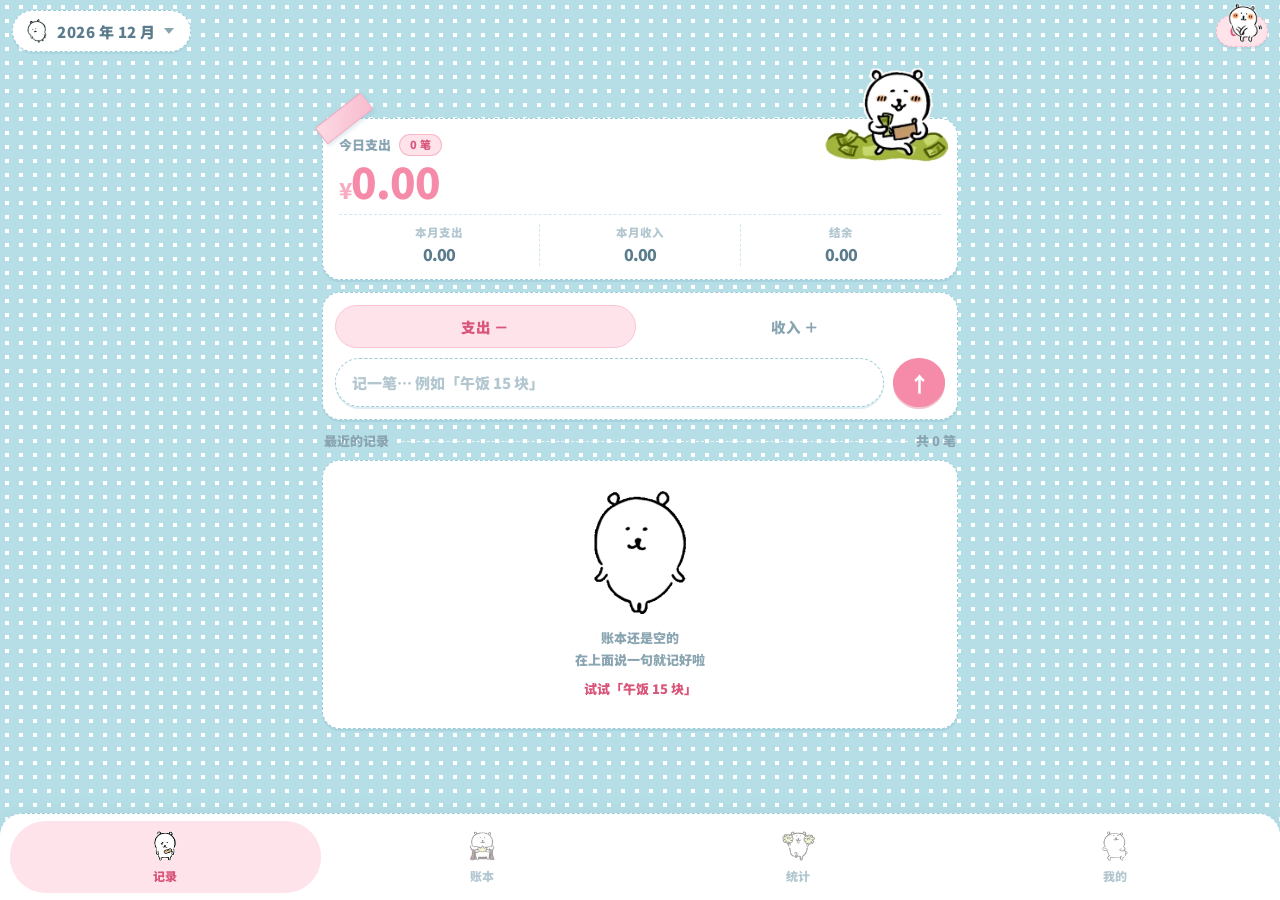
<file: xiongji/index.html>
<!DOCTYPE html>
<html lang="zh-CN">
<head>
<meta charset="UTF-8">
<meta name="viewport" content="width=device-width, initial-scale=1, viewport-fit=cover, maximum-scale=1, user-scalable=no">
<meta name="format-detection" content="telephone=no">
<title>熊记</title>
<meta name="description" content="手账风记账 · 快捷指令自动记账 · 数据存自己的 GitHub 私有仓库 · 离线可用">
<!-- theme-color = 薄荷底色：iOS 独立 App 模式下屏幕顶部约 47pt 是状态栏区
     （网页渲染不进去），它的填色跟这里 / manifest 的 theme_color 走。
     页面顶部本来就是薄荷色（body::before 铺的），同色才不会在状态栏下露一条异色带。
     ⚠️ 2026-10-15 之前这里是白色 —— 那是配合 black-translucent 的临时补丁
     （当时系统带在**底部**、设白是为了和白色 tab 栏连成一片）；换成 default 后
     系统带移到顶部、补丁的理由消失了，颜色跟着页面顶部走才对。 -->
<meta name="theme-color" content="#B5DEE6">
<link rel="manifest" href="./manifest.json">
<link rel="icon" type="image/png" href="./icons/icon-192.png">
<link rel="apple-touch-icon" href="./icons/apple-touch-icon.png">
<link rel="stylesheet" href="./assets/fonts/notosans.css">
<meta name="apple-mobile-web-app-capable" content="yes">
<meta name="mobile-web-app-capable" content="yes">
<!-- ⚠️ 必须是 default，不要改成 black-translucent。
     2026-10-14 真机实测：black-translucent 下 iOS 让网页铺到状态栏底下，
     但把**屏幕最底那 47px** 让出去 —— 视口底比屏幕底高 47px，底栏永远悬空。
     诊断数据：innerHeight 797 vs screen.height 844，差 47。
     （同一天懒人记账也是这个病，改成本值后用户确认修好。）
     注意：改这个 meta 必须**删掉主屏图标重新添加**才生效，iOS 会缓存。 -->
<meta name="apple-mobile-web-app-status-bar-style" content="default">
<meta name="apple-mobile-web-app-title" content="熊记">

<style>
/* ==========================================================================
   熊记 · 手账拼贴风（蓝粉双拼）
   ---------------------------------------------------------------------------
   配色（从参考图采样，改动请同步这里）：
     薄荷蓝底 #B5DEE6 + 白波点    米白纸 #FFFFFF    虚线描边 #9CCBD9
     主粉 #F58BA8   浅粉 #FFE3EA   深粉字 #D9557A   淡蓝底 #E8F6F8
   粉色深浅搭配：浅粉底配深粉字、深粉底配白字；收入走淡蓝做对照。

   ⚠️ 层级表（本文件所有 z-index 都在这里，别再散落各处）：
     10  内容 / 卡片
     40  底部任务栏
     60  月份面板遮罩   61  月份面板
     80  弹层遮罩       81  弹层
     90  二次确认层
     95  toast
   ⚠️ 内容区 main 的顶部内边距不能去掉：卡片上的胶带是 top:-11px 探出卡外的，
     而 main 是 overflow-y:auto，会把超出部分裁掉 —— 那样胶带就只剩半个三角。
   ========================================================================== */

:root{
  --page:#B5DEE6;         /* 页面底：薄荷蓝 */
  --paper:#FFFFFF;        /* 卡片纸 */
  --paper-soft:#FDFBF6;   /* 次级纸色 */
  --line:#9CCBD9;         /* 虚线描边 */
  --line-soft:#CFE8EF;    /* 浅描边 */
  --ink:#5A7C8C;          /* 正文 */
  --ink2:#8AA5B2;         /* 次要文字 */
  --ink3:#B3C7D0;         /* 更淡 */
  --pink:#F58BA8;         /* 主粉 */
  --pink-l:#FFE3EA;       /* 浅粉 */
  --pink-d:#D9557A;       /* 深粉（浅粉底上的字） */
  --blue-l:#E8F6F8;       /* 淡蓝底 */
  --blue-d:#7FB8CC;
  --sh:0 2px 0 rgba(150,196,212,.40);
  --sh-sm:0 2px 0 rgba(150,196,212,.30);
  --r-lg:18px;
  --r-md:15px;
  --r-sm:12px;
  --tabbar-h:64px;
}
*{box-sizing:border-box; -webkit-tap-highlight-color:transparent;}

/* 禁掉双指捏合缩放：加进主屏后还能捏小的话，露出的白边一眼看出是网页。
   viewport 的 user-scalable=no 在 iOS 上基本被忽略，真正管用的是下面这两条
   （见 JS 里的 lockZoom）。别在 touchend 里 preventDefault，会吃掉 click。 */
html,body{touch-action:pan-x pan-y; overscroll-behavior:none;}

/* 禁掉长按选中文字 / 长按弹出「拷贝·查询」气泡 / 长按元素被拎起来放大。
   这三样是 Safari 的行为，出现在 App 里就会「一看就是网页」。
   -webkit-touch-callout 管的正是那个气泡和"拎起来"的效果，缺它光禁 user-select 不够。
   注意：输入框必须单独开回来（见下面 input,textarea 那条），
   否则 token 输入框长按弹不出「粘贴」、记账输入框没法长按改字。 */
html,body{
  -webkit-user-select:none;user-select:none;
  -webkit-touch-callout:none;
}

/* ⚠️ html 的底色跟页面顶部保持一致（薄荷）。iOS 独立 App 模式下屏幕最顶约 47pt
   是状态栏区（网页渲染不进去），**系统画那条带的取色来源之一就是 html 的底色**
   （另一个是 theme-color）。设成白色会在薄荷色页面顶上压出一条白带。
   页面真正的薄荷底 + 波点由下面的 body::before 铺满视口（见那条注释）。
   ⚠️ 2026-10-15 改成 status-bar-style=default 之后才有这条：此前系统带在**底部**、
   紧挨着白色 tab 栏，所以那时 html 底色必须是白色。带子挪到顶部后，颜色要跟着顶部走。 */
html{
  -webkit-text-size-adjust:100%; overflow-anchor:none;
  height:100%; overflow:hidden;
  background-color:var(--page);
}
body{
  /* ⚠️ 高度必须由 JS 写 --app-h，**不要改成 height:100% / 100vh / 100dvh**。
     2026-10-14 实测教训：把这里换成纯 CSS 之后，用户反馈"底栏又悬空了"——
     也就是退回了 100vh 那条路。iOS 独立 App 下 100vh 偏小，
     body 跟着偏矮，底部就漏出一条。
     setAppHeight() 里读 window.innerHeight（并用 visualViewport 兜底）写进来的值，
     才是和真实可视区对齐的那个高度。 */
  height:100%;
  height:var(--app-h,100%);
  margin:0; color:var(--ink);
  background:transparent;
  /* 思源黑体 Black（Noto Sans SC 900）本地打包，离线可用；后面是系统兜底。
     ⚠️ 这套字体只打包了 900 一档（用户选的「圆润粗体」效果就靠它）。
        所以 body/button/input 的字重都钉在 900 —— 不写的话浏览器会拿 400
        去匹配，900 那档就白打包了，字会显得又细又不像选的样子。 */
  font-family:'Noto Sans SC','PingFang SC','Hiragino Sans GB','Microsoft YaHei',-apple-system,sans-serif;
  line-height:1.45;
  font-weight:900;
  display:flex; flex-direction:column;
  overflow:hidden;
}
/* 金额 / 统计数字：等宽对齐 + 紧字距（与原版熊记同一组选择器与取值） */
.num,.hero-amt,.sum-amt,.st-amt,.row-amt,.cell-v,.split-v,.mcol-v,.cat-amt,.bud-foot{
  font-variant-numeric:tabular-nums;
  letter-spacing:-1px;
}
/* 薄荷底 + 白波点：固定铺满视口，垫在所有内容之下。
   （html 的底色也是薄荷，见上面那条注释 —— 两层同色，状态栏区就不露异色带。） */
body::before{
  content:''; position:fixed; inset:0; z-index:0; pointer-events:none;
  background-color:var(--page);
  background-image:radial-gradient(#FFFFFF 2.2px, transparent 2.5px);
  background-size:14px 14px;
}
/* 底部不需要再做渐隐：视口最底部本来就被 tab 栏盖住。
   2026-10-15 之前这里写的是「视口底部约 47pt 是 iOS 窗口背景区、由系统填白」——
   那是 black-translucent 时代的事；改成 default 后系统带移到**顶部**（状态栏区），
   底部不再有那条带。 */

/* 按钮 / 输入框的字重也要跟着钉到 900：控件不继承 body 的字重，
   浏览器的 UA 默认值会把它们按 400 渲染，那 900 那档就白打包了。 */
button{font-family:inherit; font-weight:900; color:var(--ink); cursor:pointer; border:none; background:none; padding:0;}
input,select,textarea{font-family:inherit; font-weight:900; color:var(--ink);}
/* 输入框例外：上面全局禁了长按选中，这里必须把输入类元素开回来，
   否则 Token 输入框长按弹不出「粘贴」、记账输入框没法长按改字。
   (-webkit-user-select 是给旧版 iOS Safari 的) */
input,textarea,select,[contenteditable]{
  -webkit-user-select:text; user-select:text;
  -webkit-touch-callout:default;
}
input:focus,select:focus,textarea:focus{outline:none;}

/* 标题 / 加粗标签：本地只打包了 900 一档，
   让它们也用 900，避免浏览器拿 700 去合成加粗（那样字形会发虚）。 */
b,strong,h1,h2,h3,h4,h5,h6{font-weight:900;}

/* ---------- 顶栏 ---------- */
header{
  position:relative; z-index:30; flex:none;
  padding:calc(10px + env(safe-area-inset-top)) 12px 6px;
  display:flex; align-items:center; gap:8px;
}
.date-chip{
  display:flex; align-items:center; gap:8px; flex:none;
  background:var(--paper); border:1.5px dashed var(--line); border-radius:999px;
  box-shadow:var(--sh-sm);
  padding:8px 16px 8px 12px; font-size:15px; letter-spacing:.5px;
}
.date-chip .sticker{width:24px; height:24px; flex:none; transform:rotate(-10deg);}
.date-chip .sticker img{width:100%; height:100%; object-fit:contain;}
.date-chip .caret{
  width:0; height:0; flex:none;
  border-left:5px solid transparent; border-right:5px solid transparent;
  border-top:6px solid var(--ink2);
}
.head-right{margin-left:auto; display:flex; align-items:center; gap:6px;}
.chip{
  background:var(--paper); border:1.5px dashed var(--line); border-radius:999px;
  box-shadow:var(--sh-sm);
  padding:6px 13px; font-size:12.5px; color:var(--ink2); white-space:nowrap;
}
.chip.pink{color:var(--pink-d); background:var(--pink-l); border-color:rgba(245,139,168,.5);}
.nav-btn{
  width:32px; height:32px; flex:none; border-radius:50%;
  background:var(--paper); border:1.5px dashed var(--line); box-shadow:var(--sh-sm);
  font-size:16px; display:flex; align-items:center; justify-content:center;
}
.nav-btn:active{transform:scale(.94);}
.ym-label{font-size:14px; padding:0 2px; white-space:nowrap;}

/* ---------- 内容区 ----------
   ⚠️ 顶部内边距是给「探出卡片外的装饰」留的空间，别改小。
   两处探出量（实测值，改尺寸或角度要重算）：
     · 胶带 58×21 旋转 -38° → 旋转后的绘制框比布局盒高 15.6px，
       加上 top:-11px，实际探出卡外 **26.6px**（不是 11px）
     · 统计卡的熊 top:-52px → 探出 **52px**
   本容器 overflow-y:auto 会把超出的部分直接裁掉（熊头被切掉就是这个原因）。 */
main{
  position:relative; z-index:10; flex:1 1 auto; min-height:0;
  overflow-y:auto; -webkit-overflow-scrolling:touch;
  max-width:660px; width:100%; margin:0 auto;
  padding:30px 12px 12px;
}
main::-webkit-scrollbar{width:0;}
.page{display:none;}
.page.active{display:block;}

/* 记录页要三段固定（主卡 / 输入区 / 卡片流），单独用绝对定位铺满，
   高度由 inset 决定，不依赖 100vh（iOS 独立 App 下 100vh 会偏小）。
   ⚠️ top 必须是 0：本元素的包含块是 main 的 padding box，
   而 main 本来就在页头下方了。之前写 top:calc(--head-h + 8px) 等于
   把页头高度又加了一遍，卡片上方凭空多出 60px 空白。
   ⚠️ 也不能有 overflow:hidden —— 主卡的熊 top:-56px、胶带探出 26.6px，
   这一层一裁，熊的头和胶带就没了（.feed 自己会滚，不需要这层再裁）。 */
#page-record.active{
  position:absolute; z-index:10;
  top:0; left:12px; right:12px;
  bottom:calc(var(--tab-h,64px) + 8px);
  display:flex; flex-direction:column;
  padding:0; max-width:none; margin:0;
}
/* 主卡上方留出熊和胶带探出的空间（熊 56px）。
   60px = 56（熊）+ 4（和页头之间的呼吸） */
#page-record .hero{flex:none; margin-top:60px;}
#page-record .composer{flex:none;}
/* feed 是独立滚动容器（overflow-y:auto），卡片上探出卡外的胶带会被它裁掉，
   所以顶部要留 ≥27px；左右留 9px（胶带横向探出 7.3px）。
   用负外边距抵掉内边距，卡片宽度和位置不变。 */
#page-record .feed{
  flex:1 1 auto; min-height:0; overflow-y:auto; -webkit-overflow-scrolling:touch;
  padding:30px 9px 4px;
  margin:-30px -9px 0;
}
#page-record .feed::-webkit-scrollbar{width:0;}
/* 其余页面给底部任务栏留出空间 */
#page-ledger.active,#page-stats.active,#page-me.active{
  padding-bottom:calc(var(--tab-h,64px) + 14px);
}

/* ---------- 手账纸卡 ---------- */
.card{
  position:relative;
  background:var(--paper);
  border:1.5px dashed var(--line);
  border-radius:var(--r-lg);
  box-shadow:var(--sh);
}
.card.solid{border-style:solid; border-color:var(--line-soft);}

/* 胶带：横跨卡片左上角 —— 一半压在卡片上、一半探到卡片外。
   粉色要够深才在白卡上读得出来（浅粉会和白卡同色而"隐形"）。 */
.tape{
  position:absolute; left:-8px; top:-11px; width:58px; height:21px;
  border-radius:2px;
  background:linear-gradient(135deg,#FDDCE6 0%,#FAC9D8 52%,#F7BCCE 100%);
  border:1px solid rgba(240,163,186,.75);
  transform:rotate(-38deg);
  box-shadow:0 2px 4px rgba(120,175,195,.30);
  pointer-events:none; z-index:2;
}
.tape.tr{left:auto; right:-8px; transform:rotate(38deg);}
.tape.blue{
  background:linear-gradient(135deg,#E2F3F9 0%,#CBE7F0 52%,#BCDFEA 100%);
  border-color:rgba(146,196,213,.8);
}
/* 卡片右上角的星星贴纸（那个位置坐着头像熊，放胶带会压到它） */
.corner-star{
  position:absolute; right:9px; top:7px; width:28px; height:28px; z-index:2;
  transform:rotate(10deg); pointer-events:none;
  filter:drop-shadow(0 2px 3px rgba(150,196,212,.35));
}

/* ---------- 记录页 ---------- */
.hero{padding:15px 16px 13px; margin:0 0 12px;}
.hero .hero-head{display:flex; align-items:center; gap:8px;}
.hero .hero-head .lb{font-size:13px; color:var(--ink2);}
.tag-pink{
  display:inline-block; font-size:11px; padding:2px 10px; border-radius:999px;
  background:var(--pink-l); color:var(--pink-d); border:1px solid rgba(245,139,168,.5);
}
.tag-blue{
  display:inline-block; font-size:11px; padding:2px 10px; border-radius:999px;
  background:var(--blue-l); color:var(--ink2); border:1px solid var(--line);
}
.hero-amt{font-size:42px; line-height:1.08; margin:2px 0 0; color:var(--pink);}
.hero-amt small{font-size:22px; opacity:.7;}
.hero-rule{border-top:1.5px dashed var(--line-soft); margin:11px 0 9px;}
.split{display:flex;}
.split > div{flex:1; text-align:center;}
.split > div + div{border-left:1.5px dashed var(--line-soft);}
.split .k{font-size:11.5px; color:var(--ink3);}
.split-v{font-size:16px; margin-top:2px;}
.hero-bear{
  position:absolute; right:4px; top:-56px; width:132px; height:104px;
  background:url('./assets/bear/hero-cash.png') no-repeat center/contain;
  pointer-events:none;
}

.composer{padding:12px; margin:0 0 12px;}
.composer .types{display:flex; gap:9px; margin-bottom:10px;}
/* 支出/收入切换：位置靠底层滑块（.type-pill）平移，不用 CSS transition —— 由弹簧
   内核每帧写 transform，和按压缩放走同一个值，两者才不会脱节。
   按压反馈：按下 k=470/d=27（过阻尼，按住不晃）→ 松手 k=380/d=12（欠阻尼回弹）。 */
.type-btn{
  flex:1; padding:10px 0; border-radius:999px; font-size:14.5px;
  background:transparent; color:var(--ink2);
  border:1.5px solid transparent;
  position:relative; z-index:1;
  transform-origin:50% 50%;
  will-change:transform;
}
.type-btn:active{transform:none;}   /* 交给 JS 弹簧，别和 :active 的 CSS 变换打架 */
/* 浅粉底配深粉字（支出＝主动作）；收入走淡蓝 */
.type-btn.on-ex{color:var(--pink-d);}
.type-btn.on-in{color:var(--blue-d);}
/* 跟随滑块：粉色/蓝色底 + 描边都在这里，跨按钮平移。
   ⚠️ 宽度必须由 JS 量按钮 rect 后写入；CSS 里不给 width，
      否则 flex 会把初始的 0 宽滑块拉到整行宽（看起来像一条通栏的线）。
   JS 未就绪时先靠 visibility 藏住，避免首帧闪一条错位的色带。 */
.type-pill{
  position:absolute; left:0; top:0; z-index:0;
  width:0; height:0; visibility:hidden;
  border-radius:999px; pointer-events:none;
  background:var(--pink-l); border:1.5px solid #FBC4D4;
  will-change:transform;
  /* 位置和宽度走同一条过渡，两者天然同步（不会一个先到一个后到）。
     缓动与形变展开同一条曲线，手感一致。
     ⚠️ 别改用 rAF 弹簧：滑块是「滑到某个位置」的定位行为，
        一旦 rAF 被节流（后台标签/被遮挡窗口）就会卡在半路。 */
  transition:transform .34s cubic-bezier(.22,.9,.24,1),
             width .34s cubic-bezier(.22,.9,.24,1),
             background-color .2s ease, border-color .2s ease;
}
.type-pill.ready{visibility:visible;}
.type-pill.noanim{transition:none;}   /* 初始定位 / 尺寸变化时不动画 */
.type-pill.income{background:var(--blue-l); border-color:var(--blue-d);}
.types{position:relative;}
.input-row{display:flex; gap:9px; align-items:stretch;}
.input-row input{
  flex:1; min-width:0; padding:13px 16px; font-size:15px;
  background:var(--paper); border:1.5px dashed var(--line); border-radius:999px;
  box-shadow:var(--sh-sm);
}
.input-row input::placeholder{color:var(--ink3);}
/* 深粉底配白箭头。按压反馈同 .type-btn：同一个弹簧内核驱动 */
.send{
  width:52px; flex:none; border-radius:50%; font-size:21px; color:#fff;
  background:var(--pink); border:1.5px solid var(--pink);
  box-shadow:0 2px 0 rgba(217,85,122,.35);
  display:flex; align-items:center; justify-content:center;
  transform-origin:50% 50%;
  will-change:transform;
}
.send:active{transform:none;}
.send:active{transform:scale(.94);}

.feed-head{display:flex; align-items:center; gap:8px; margin:0 2px 9px;}
.feed-head .t{font-size:13px; color:var(--ink2);}
.feed-head .ln{flex:1; border-top:1.5px dashed rgba(255,255,255,.75);}
.feed-head .n{font-size:13px; color:var(--ink2);}

.rec{
  display:flex; align-items:center; gap:11px;
  padding:12px 13px; margin-bottom:11px;
}
.rec-icon{
  width:46px; height:46px; flex:none; border-radius:13px;
  background:var(--blue-l); border:1.5px dashed var(--line-soft);
  display:flex; align-items:center; justify-content:center; overflow:hidden;
}
.rec-icon img{width:38px; height:38px; object-fit:contain;}
.rec-mid{flex:1; min-width:0;}
.rec-cat{font-size:15px; letter-spacing:.3px;}
.rec-sub{font-size:11.5px; color:var(--ink3); margin-top:2px; white-space:nowrap; overflow:hidden; text-overflow:ellipsis;}
.row-amt{font-size:19px; flex:none; color:var(--pink);}
.row-amt.in{color:var(--blue-d);}
.rec-tools{display:flex; gap:6px; flex:none;}
.tool{
  border-radius:999px; padding:4px 11px; font-size:11.5px;
  background:var(--blue-l); border:1px dashed var(--line-soft); color:var(--ink2);
}
.tool.danger{background:var(--pink-l); border-color:rgba(245,139,168,.5); color:var(--pink-d);}
.tool:active{transform:scale(.94);}

.empty{
  padding:24px 16px 28px; text-align:center;
  display:flex; flex-direction:column; align-items:center; gap:7px;
}
.empty img{width:104px; height:auto;}
.empty .t{font-size:13px; color:var(--ink2); line-height:1.7;}

/* ---------- 账本页 ---------- */
.sum{padding:14px 15px; margin-bottom:13px;}
.sum .top{display:flex; align-items:flex-end; justify-content:space-between; gap:10px;}
.sum .lb{font-size:13px; color:var(--ink2);}
.sum-amt{font-size:33px; line-height:1.1; color:var(--pink);}
.sum .right{text-align:right; font-size:12.5px; color:var(--ink2);}
.day-head{
  display:flex; align-items:baseline; justify-content:space-between;
  margin:13px 3px 8px; font-size:13.5px;
}
.day-head .sm{font-size:11.5px; color:var(--ink3);}
.entry{display:flex; align-items:center; gap:10px; padding:11px 12px; margin-bottom:9px;}
.entry .dot{
  width:34px; height:34px; flex:none; border-radius:10px;
  background:var(--blue-l); border:1.3px dashed var(--line-soft);
  display:flex; align-items:center; justify-content:center; overflow:hidden;
}
.entry .dot img{width:27px; height:27px; object-fit:contain;}
.entry .n{flex:1; min-width:0; font-size:14px;}
.entry .n em{display:block; font-style:normal; font-size:11px; color:var(--ink3); margin-top:1px;}
.entry .a{font-size:16.5px; flex:none; color:var(--pink);}
.entry .a.in{color:var(--blue-d);}
/* 分类编辑里的关键词：点一下就是删掉它，所以做成看得出来的「可点小药丸」 */
.kw-wrap{display:flex; flex-wrap:wrap; gap:8px; margin-top:10px;}
.kw{
  background:var(--blue-l); border:1.3px dashed var(--line-soft);
  border-radius:999px; padding:6px 12px; font-size:12.5px; color:var(--ink2);
}
.kw:active{transform:scale(.94);}

/* ---------- 统计页 ---------- */
/* 上方留出熊探出的 52px（.st-bear top:-52px）。
   ⚠️ 这里是 margin-top，会和 main 的 30px 顶部内边距叠加 ——
   所以填 26px，合计 56px = 52（熊）+ 4（呼吸）。别按 52 填。 */
.st-hero{padding:15px 16px; margin:26px 0 13px;}
.st-hero .lb{font-size:13px; color:var(--ink2);}
.st-amt{font-size:36px; line-height:1.1; color:var(--pink);}
.st-bear{
  position:absolute; right:6px; top:-52px; width:124px; height:96px;
  background:url('./assets/bear/hero-think.png') no-repeat center/contain;
  pointer-events:none;
}
.grid2{display:flex; gap:11px; margin-bottom:13px;}
.cell{flex:1; padding:12px 13px;}
.cell .k{font-size:11.5px; color:var(--ink3);}
.cell-v{font-size:19px; margin-top:2px;}
.cell-v.sm{font-size:15px;}
.sec{padding:13px 14px; margin-bottom:13px;}
.sec-head{display:flex; align-items:center; justify-content:space-between; margin-bottom:11px;}
.sec-head .t{font-size:14.5px;}
.cat-row{display:flex; align-items:center; gap:9px; margin-bottom:10px;}
.cat-row:last-child{margin-bottom:0;}
.cat-ico{
  width:34px; height:34px; flex:none; border-radius:10px;
  background:var(--blue-l); border:1.3px dashed var(--line-soft);
  display:flex; align-items:center; justify-content:center; overflow:hidden;
}
.cat-ico img{width:27px; height:27px; object-fit:contain;}
.cat-name{width:48px; flex:none; font-size:13px;}
.bar{flex:1; height:12px; border-radius:999px; background:var(--blue-l);
  border:1px solid var(--line-soft); overflow:hidden;}
.bar i{display:block; height:100%; border-radius:999px;}
.cat-amt{width:56px; text-align:right; font-size:13px; flex:none;}

.budget-bar{height:16px; border-radius:999px; background:var(--blue-l);
  border:1px solid var(--line-soft); overflow:hidden;}
/* 预算条：浅粉→主粉渐变 */
.budget-bar i{display:block; height:100%; border-radius:999px;
  background:linear-gradient(90deg,#FBC4D4,#F58BA8);}
.bud-foot{display:flex; justify-content:space-between; font-size:12px; color:var(--ink2); margin-top:7px;}

.mbars{display:flex; align-items:flex-end; gap:9px; height:104px;}
.mcol{flex:1; display:flex; flex-direction:column; align-items:center; gap:4px; height:100%; justify-content:flex-end;}
.mcol .bars{width:100%; flex:1; display:flex; align-items:flex-end; gap:3px;}
.mcol .bars i{flex:1; display:block; border-radius:4px 4px 2px 2px;}
.mcol .bars i.e{background:var(--pink);}
.mcol .bars i.n{background:var(--blue-d);}
.mcol .lbl{font-size:10.5px; color:var(--ink3); flex:none;}
.mcol.on .lbl{background:var(--pink-l); color:var(--pink-d); border-radius:999px; padding:1px 6px;}

.dchart{display:flex; align-items:flex-end; gap:2.5px; height:64px;}
.dchart i{flex:1; border-radius:3px 3px 1px 1px; min-height:3px; background:var(--pink);}
.dchart i.z{background:var(--line-soft);}
.dchart-axis{display:flex; justify-content:space-between; font-size:11px; color:var(--ink3); margin-top:5px;}

/* ---------- 我的页 ---------- */
.me-hero{display:flex; align-items:center; gap:13px; padding:15px 16px; margin-bottom:13px;}
.me-avatar{
  width:64px; height:64px; flex:none; border-radius:18px;
  background:var(--pink-l); border:1.5px dashed rgba(245,139,168,.5);
  display:flex; align-items:center; justify-content:center; overflow:hidden;
}
.me-avatar img{width:52px; height:52px; object-fit:contain;}
.me-hero .t{font-size:18px;}
.me-hero .s{font-size:12.5px; color:var(--ink2); margin-top:3px;}
.feat-grid{display:flex; flex-wrap:wrap; gap:11px;}
.feat{
  width:calc(50% - 5.5px); padding:13px 12px; text-align:left;
  display:flex; flex-direction:column; align-items:flex-start; gap:2px;
}
.feat.wide{width:100%;}
.feat .ic{
  width:44px; height:44px; border-radius:13px; margin-bottom:7px;
  background:var(--blue-l); border:1.4px dashed var(--line-soft);
  display:flex; align-items:center; justify-content:center; overflow:hidden;
}
.feat .ic img{width:37px; height:37px; object-fit:contain;}
.feat .n{font-size:14.5px;}
.feat .d{font-size:11.5px; color:var(--ink3);}
.foot-note{font-size:11.5px; color:var(--ink2); text-align:center; line-height:1.9; padding:2px 10px 6px;}

/* ---------- 底部任务栏 ----------
   ⚠️ 底部内边距不再按 safe-area 叠加：
   独立模式下可视区**已经包含** Home Indicator 那段，再补一次 safe-area 等于留两遍，
   底栏会浮起来约 34px（这就是"任务栏有点高"的来源）。
   与「待会吃什么 / 懒人记账 / 坚持 / 电子收纳」四处保持同一做法：写死 8px。

   ⚠️ 2026-10-15：真正让底栏贴底的是 <head> 里的 status-bar-style=default
   （black-translucent 会让视口底比屏幕底高 47px，改多少 CSS 都没用）。
   这里的内边距写死是另一件事 —— 两者都要对，底栏才既贴底又不浮起。 */
.tabbar{
  position:fixed; left:0; right:0; bottom:0; z-index:40;
  background:var(--paper); border-top:1.5px dashed var(--line);
  border-radius:22px 22px 0 0;
  box-shadow:0 -3px 14px rgba(150,196,212,.20);
  padding:7px 10px 8px;
  display:flex; gap:6px;
}
.tab{
  flex:1; position:relative; z-index:1;
  padding:9px 0 8px; border-radius:999px;
  display:flex; flex-direction:column; align-items:center; gap:5px;
  font-size:12px; color:var(--ink3);
}
/* 图标 32px。加 max-width 兜底：个别贴纸是「两只熊并排」的宽图，
   只限高度的话会被拉得很宽，撑破 tab。 */
.tab img{height:32px; width:auto; max-width:72%; object-fit:contain; opacity:.42; filter:grayscale(.6);}
.tab.on{background:var(--pink-l); color:var(--pink-d);}
.tab.on img{opacity:1; filter:none;}
.tab-pill{
  position:absolute; left:0; top:0; z-index:0; border-radius:999px;
  background:var(--pink-l); pointer-events:none;
  transform:translate3d(0,0,0);
  transition:transform .3s cubic-bezier(.22,.9,.24,1);
}
@media(prefers-reduced-motion:reduce){ .tab-pill{transition:none} }

/* ---------- 月份选择面板 ---------- */
#dpMask{
  position:fixed; inset:0; z-index:60; background:rgba(90,140,160,.30);
  opacity:0; pointer-events:none; transition:opacity .26s ease;
}
#dpMask.show{opacity:1; pointer-events:auto;}
#dpPanel{
  position:fixed; z-index:61; display:none; overflow:hidden;
  background:var(--paper); border:1.5px dashed var(--line); box-shadow:var(--sh);
}
#dpPanel.show{display:block;}
.dp-inner{padding:16px; opacity:0;}
.dp-year{display:flex; align-items:center; justify-content:center; gap:14px; margin-bottom:14px;}
.dp-year .y{font-size:17px; letter-spacing:1px; min-width:84px; text-align:center;}
.dp-yb{
  width:34px; height:34px; border-radius:50%; font-size:17px;
  background:var(--blue-l); border:1.5px dashed var(--line-soft); box-shadow:var(--sh-sm);
  display:flex; align-items:center; justify-content:center;
}
.dp-grid{display:grid; grid-template-columns:repeat(3,1fr); gap:9px;}
.dp-cell{
  padding:11px 4px; border-radius:var(--r-sm); text-align:center; font-size:14px;
  background:var(--blue-l); border:1.3px dashed var(--line-soft); color:var(--ink);
}
.dp-cell.future{opacity:.35;}
.dp-cell.on{background:var(--pink-l); color:var(--pink-d); border-color:#FBC4D4;}
.dp-today{width:100%; margin-top:14px; padding:12px 0; border-radius:999px; font-size:15px;
  background:var(--pink-l); color:var(--pink-d); border:1.5px solid #FBC4D4; box-shadow:var(--sh-sm);}

/* ---------- 弹层（记一笔 / 编辑） ----------
   ⚠️ 分两层：#sheet 只负责外观（不滚动），胶带/星星挂在它身上；
   真正滚动的是内层 #sheetScroll。装饰若挂在滚动容器上，探出的部分会被裁掉。 */
#mask{
  position:fixed; inset:0; z-index:80; background:rgba(90,140,160,.30);
  display:none; align-items:flex-end; justify-content:center;
}
#mask.show{display:flex;}
#sheet{
  position:relative; width:100%; max-width:560px; max-height:90vh;
  display:flex; flex-direction:column;
  background:var(--paper); border:1.5px dashed var(--line);
  border-radius:26px 26px 0 0;
  box-shadow:0 -6px 24px rgba(150,196,212,.28);
  animation:sheetUp .22s ease;
  /* ⚠️ 这里绝不能加 overflow:hidden —— 胶带和星星是故意探出面板外的
     （胶带 top:-9px 且旋转后实际探出 26.6px），裁掉就又是那个老 bug。
     形变展开期间的裁切由 JS 临时加/去，静止态保持可见。 */
}
@keyframes sheetUp{from{transform:translateY(30px);} to{transform:none;}}
/* 胶带探出弹层顶部 26.6px（旋转后的实测值），挂在不滚动的 #sheet 上 */
#sheet::before{
  content:''; position:absolute; left:12px; top:-9px; width:58px; height:21px;
  border-radius:2px;
  background:linear-gradient(135deg,#FDDCE6 0%,#FAC9D8 52%,#F7BCCE 100%);
  border:1px solid rgba(240,163,186,.75);
  transform:rotate(-38deg);
  box-shadow:0 2px 4px rgba(120,175,195,.30);
  pointer-events:none; z-index:3;
}
/* 内层滚动区：sticky 的标题栏要在这一层里才吸得住 */
#sheetScroll{
  flex:1 1 auto; min-height:0;
  overflow-y:auto; -webkit-overflow-scrolling:touch;
  border-radius:inherit;
}
.sheet-head{
  position:sticky; top:0; z-index:2;
  padding:15px 16px 12px;
  background:var(--paper); border-radius:26px 26px 0 0;
  display:flex; align-items:center; justify-content:space-between; gap:10px;
  box-shadow:0 2px 10px rgba(150,196,212,.14);
}
.sheet-head h2{margin:0; font-size:18px; letter-spacing:1px;}
.sheet-close{
  width:32px; height:32px; flex:none; border-radius:50%; font-size:16px;
  background:var(--paper); border:1.5px dashed var(--line);
  display:flex; align-items:center; justify-content:center;
}
.sheet-star{
  position:absolute; right:8px; top:-14px; width:34px; height:34px; z-index:4;
  background:url('./assets/bear/mark-sparkle.png') no-repeat center/contain;
  transform:rotate(10deg); pointer-events:none;
  filter:drop-shadow(0 2px 3px rgba(150,196,212,.35));
}
/* 弹层同理：独立模式下不再叠加 safe-area（理由见 .tabbar） */
.sheet-body{padding:14px 14px 20px;}
.fld{margin-bottom:15px;}
.fld > .lb{display:block; font-size:12.5px; color:var(--ink2); margin-bottom:7px;}
.fld input[type=text],.fld input[type=number],.fld input[type=password],
.fld input[type=datetime-local],.fld select{
  width:100%; padding:13px 15px; font-size:15px;
  background:var(--paper); border:1.5px dashed var(--line); border-radius:var(--r-sm);
  box-shadow:var(--sh-sm);
}
.fld input::placeholder{color:var(--ink3);}
.fld textarea{
  width:100%; padding:13px 15px; font-size:15px; line-height:1.5; resize:vertical;
  background:var(--paper); border:1.5px dashed var(--line); border-radius:var(--r-sm);
  box-shadow:var(--sh-sm);
}
.fld input[type=file]{padding:11px 12px; font-size:13.5px;}
.amount-box{
  padding:12px 15px; border-radius:var(--r-md);
  background:var(--pink-l); border:1.5px dashed rgba(245,139,168,.5);
}
.amount-box .k{font-size:11.5px; color:var(--pink-d); opacity:.8;}
.amount-box input{
  width:100%; border:none; background:transparent; font-size:32px; padding:2px 0 0;
  color:var(--ink);
}
.chips{display:grid; grid-template-columns:repeat(auto-fill,minmax(76px,1fr)); gap:9px;}
.cchip{
  padding:9px 3px; border-radius:var(--r-sm); text-align:center; font-size:11.5px;
  background:var(--paper); border:1.5px dashed var(--line); box-shadow:var(--sh-sm);
}
.cchip img{width:30px; height:30px; object-fit:contain; display:block; margin:0 auto 3px;}
.cchip.on{background:var(--pink-l); color:var(--pink-d); border-color:#FBC4D4; border-style:solid;}
.achips{display:flex; flex-wrap:wrap; gap:8px;}
.achip{
  padding:7px 14px; border-radius:999px; font-size:12.5px;
  background:var(--paper); border:1.5px dashed var(--line); box-shadow:var(--sh-sm);
}
.achip.on{background:var(--pink-l); color:var(--pink-d); border-color:#FBC4D4; border-style:solid;}
.btn{
  padding:12px 16px; border-radius:999px; font-size:14.5px;
  background:var(--paper); border:1.5px dashed var(--line); box-shadow:var(--sh-sm);
}
.btn:active{transform:scale(.97);}
.btn.primary{background:var(--pink-l); color:var(--pink-d); border-color:#FBC4D4; border-style:solid;}
.btn.danger{background:var(--pink); color:#fff; border-color:var(--pink); border-style:solid;
  box-shadow:0 2px 0 rgba(217,85,122,.35);}
.btn.block{width:100%; display:block; padding:14px; font-size:16px;}
.btn-row{display:flex; gap:10px;}
.btn-row .btn{flex:1;}

/* ---------- 二次确认层 ---------- */
#cfm{
  position:fixed; inset:0; z-index:90; background:rgba(90,140,160,.34);
  display:none; align-items:center; justify-content:center; padding:22px;
}
#cfm.show{display:flex;}
#cfmBox{
  width:100%; max-width:330px; padding:22px 20px; text-align:center;
  background:var(--paper); border:1.5px dashed var(--line); border-radius:var(--r-lg);
  box-shadow:0 10px 30px rgba(150,196,212,.32);
  animation:cfmIn .16s ease;
}
@keyframes cfmIn{from{transform:scale(.94); opacity:.6;} to{transform:none; opacity:1;}}
#cfmMsg{font-size:15px; line-height:1.65;}

/* ---------- toast ---------- */
#toast{
  position:fixed; left:50%; bottom:calc(var(--tabbar-h) + 26px);
  transform:translateX(-50%) translateY(10px);
  z-index:95; opacity:0; pointer-events:none;
  max-width:86vw; padding:11px 20px; border-radius:999px;
  background:rgba(90,140,160,.95); color:#fff; font-size:13px; text-align:center;
  box-shadow:var(--sh-sm);
  transition:opacity .18s, transform .18s;
}
#toast.show{opacity:1; transform:translateX(-50%) translateY(0);}

/* 顶部右侧探头的熊。
   账本/统计页的卡片右上角本来就坐着一只大熊（.st-bear / 首屏那只），
   两只挨太近会挤在一起，所以那两页把页头这只藏掉。 */
header::after{
  content:''; position:absolute; right:12px; top:calc(2px + env(safe-area-inset-top));
  width:46px; height:42px; pointer-events:none;
  background:url('./assets/bear/hero-welcome.png') no-repeat center/contain;
}
html[data-page="ledger"] header::after,
html[data-page="stats"] header::after{ display:none; }
/* 点击反馈：按下时轻微下沉，松手回弹 */
.tap{transition:transform .12s ease;}
.tap:active{transform:scale(.96);}
</style>
<script>
/* 首屏就判定是否「独立 App 模式」（加到主屏后从图标启动）——必须在 CSS 生效前设置。
   原先这个判断放在 boot() 里（页面底部），结果是首屏会先按「浏览器模式」渲染：
   那时 CSS 匹配 html:not([data-standalone]) 分支，底栏底部会多留一份
   env(safe-area-inset-bottom)（真机约 34px）；等 JS 跑完才切回 8px。
   JS 若因任何原因延迟（同步请求、SW 更新），用户就会看到底栏浮着的那一版。
   提到这里就与「待会吃什么 / 懒人记账 / 坚持 / 电子收纳」四处的做法一致了。 */
(function () {
  var sa = 0;
  try {
    if (window.navigator.standalone === true) sa = 1;
    else if (window.matchMedia && window.matchMedia('(display-mode: standalone)').matches) sa = 1;
    else if (window.matchMedia && window.matchMedia('(display-mode: fullscreen)').matches) sa = 1;
  } catch (e) {}
  document.documentElement.setAttribute('data-standalone', sa ? '1' : '0');
})();
</script>
</head>

<body>

<header>
  <button class="date-chip tap" id="dateBtn">
    <span class="sticker"><img src="./assets/bear/cat-other.png" alt=""></span>
    <span id="dateText">—</span>
    <span class="caret"></span>
  </button>
  <div class="head-right" id="headRight">
    <span class="chip" id="headChip">—</span>
  </div>
</header>

<main>
  <!-- ============ 记录 ============ -->
  <section class="page active" id="page-record">
    <div class="card hero">
      <span class="tape"></span>
      <span class="hero-bear"></span>
      <div class="hero-head">
        <span class="lb">今日支出</span>
        <span class="tag-pink" id="todayCount">0 笔</span>
      </div>
      <div class="hero-amt" id="todayAmt"><small>¥</small>0.00</div>
      <div class="hero-rule"></div>
      <div class="split">
        <div><div class="k">本月支出</div><div class="split-v" id="monthOut">0.00</div></div>
        <div><div class="k">本月收入</div><div class="split-v" id="monthIn">0.00</div></div>
        <div><div class="k">结余</div><div class="split-v" id="monthNet">0.00</div></div>
      </div>
    </div>

    <div class="card composer">
      <div class="types">
        <span class="type-pill" id="typePill"></span>
        <button class="type-btn on-ex" id="typeEx">支出 －</button>
        <button class="type-btn" id="typeIn">收入 ＋</button>
      </div>
      <div class="input-row">
        <input id="chatInput" placeholder="记一笔… 例如「午饭 15 块」" autocomplete="off">
        <button class="send" id="chatSend">↑</button>
      </div>
    </div>

    <div class="feed-head">
      <span class="t">最近的记录</span>
      <span class="ln"></span>
      <span class="n" id="feedCount">共 0 笔</span>
    </div>
    <div class="feed" id="feed"></div>
  </section>

  <!-- ============ 账本 ============ -->
  <section class="page" id="page-ledger">
    <div class="card sum">
      <span class="tape"></span>
      <div class="top">
        <div>
          <div class="lb" id="ledgerLabel">本月支出</div>
          <div class="sum-amt" id="ledgerAmt">¥0.00</div>
        </div>
        <div class="right">
          结余 <b id="ledgerNet">0.00</b><br>
          <span class="tag-pink" id="ledgerCount" style="margin-top:5px;display:inline-block;">0 笔</span>
        </div>
      </div>
    </div>
    <div id="ledgerBody"></div>
  </section>

  <!-- ============ 统计 ============ -->
  <section class="page" id="page-stats">
    <div class="card st-hero">
      <span class="tape"></span>
      <span class="st-bear"></span>
      <div class="lb">本月支出</div>
      <div class="st-amt" id="stAmt">¥0.00</div>
      <div style="margin-top:7px;"><span class="tag-pink" id="stCount">0 笔</span></div>
    </div>

    <div class="grid2">
      <div class="card cell"><div class="k">本月收入</div><div class="cell-v" id="stIn">0.00</div></div>
      <div class="card cell"><div class="k">日均支出</div><div class="cell-v sm" id="stAvg">0.00</div></div>
    </div>

    <div class="card sec">
      <div class="sec-head"><span class="t">分类占比</span><span class="tag-pink" id="catTopTag">前 4</span></div>
      <div id="catRows"></div>
    </div>

    <div class="card sec">
      <div class="sec-head"><span class="t">预算使用</span><span style="font-size:13px;" id="budPct">未设置</span></div>
      <div class="budget-bar"><i id="budFill" style="width:0%"></i></div>
      <div class="bud-foot"><span id="budUsed">已用 0.00</span><span id="budLeft">剩余 0.00</span></div>
      <button class="btn block" id="btnBudget" style="margin-top:12px;">设置月预算</button>
    </div>

    <div class="card sec">
      <div class="sec-head"><span class="t">近 6 个月</span>
        <span style="font-size:11px;">
          <span class="tag-pink">支出</span>
          <span class="tag-blue" style="margin-left:5px;">收入</span>
        </span>
      </div>
      <div class="mbars" id="mbars"></div>
    </div>

    <div class="card sec">
      <div class="sec-head"><span class="t">每日支出</span><span class="tag-pink" id="trendMax">—</span></div>
      <div class="dchart" id="dchart"></div>
      <div class="dchart-axis"><span>1 日</span><span id="axisEnd">31 日</span></div>
    </div>
  </section>

  <!-- ============ 我的 ============ -->
  <section class="page" id="page-me">
    <div class="card me-hero">
      <span class="tape"></span>
      <div class="me-avatar"><img src="./assets/bear/hero-welcome.png" alt=""></div>
      <div>
        <div class="t">我的熊记</div>
        <div class="s" id="meCount">已记录 0 笔</div>
      </div>
    </div>

    <div class="feat-grid">
      <button class="card feat" data-act="cats">
        <span class="ic"><img src="./assets/bear/cat-other.png" alt=""></span>
        <span class="n">分类管理</span>
        <span class="d" id="featCat">—</span>
      </button>
      <button class="card feat" data-act="export">
        <span class="ic"><img src="./assets/bear/cat-gouwu.png" alt=""></span>
        <span class="n">导出数据</span>
        <span class="d" id="featExp">—</span>
      </button>
      <button class="card feat" data-act="import">
        <span class="ic"><img src="./assets/bear/hero-boxtop.png" alt=""></span>
        <span class="n">导入数据</span>
        <span class="d" id="featImp">从 JSON 备份恢复</span>
      </button>
      <button class="card feat" data-act="sync">
        <span class="ic"><img src="./assets/bear/hero-clap.png" alt=""></span>
        <span class="n">GitHub 同步</span>
        <span class="d" id="featSync">未配置</span>
      </button>
      <button class="card feat" data-act="about">
        <span class="ic"><img src="./assets/bear/hero-read.png" alt=""></span>
        <span class="n">关于</span>
        <span class="d" id="featVer">v1.0</span>
      </button>
      <button class="card feat" data-act="wipe">
        <span class="ic"><img src="./assets/bear/hero-shock.png" alt=""></span>
        <span class="n">清空本机</span>
        <span class="d" id="featWipe">只清这台手机</span>
      </button>
      <button class="card feat wide" data-act="update">
        <span class="ic"><img src="./assets/bear/hero-load.png" alt=""></span>
        <span class="n">检查更新</span>
        <span class="d" id="featUpd">点一下刷新版本</span>
      </button>
    </div>

    <div class="foot-note" id="meFoot">数据存在本机 + 你自己的 GitHub 仓库</div>
  </section>
</main>

<nav class="tabbar" id="tabbar">
  <span class="tab-pill" id="tabPill"></span>
  <button class="tab on" data-page="record"><img src="./assets/bear/tab-record.png" alt=""><span>记录</span></button>
  <button class="tab" data-page="ledger"><img src="./assets/bear/tab-ledger.png" alt=""><span>账本</span></button>
  <button class="tab" data-page="stats"><img src="./assets/bear/tab-stats.png" alt=""><span>统计</span></button>
  <button class="tab" data-page="me"><img src="./assets/bear/tab-me.png" alt=""><span>我的</span></button>
</nav>

<!-- 月份选择面板 -->
<div id="dpMask"></div>
<div id="dpPanel"><div class="dp-inner" id="dpInner"></div></div>

<!-- 记一笔 / 编辑
     #sheet 只管外观（不滚动，胶带和星星挂它身上不会被裁），
     #sheetScroll 才是滚动层 -->
<div id="mask">
  <div id="sheet">
    <span class="sheet-star"></span>
    <div id="sheetScroll">
      <div class="sheet-head">
        <h2 id="sheetTitle">记一笔</h2>
        <button class="sheet-close" id="sheetClose">✕</button>
      </div>
      <div class="sheet-body" id="sheetBody"></div>
    </div>
  </div>
</div>

<!-- 二次确认（内置浏览器会静默拦掉原生 confirm，必须自己做） -->
<div id="cfm">
  <div id="cfmBox">
    <div id="cfmMsg"></div>
    <div class="btn-row" style="margin-top:16px;">
      <button class="btn danger" id="cfmOk">确 定</button>
      <button class="btn" id="cfmNo">取 消</button>
    </div>
  </div>
</div>

<div id="toast"></div>

<script>
(function(){
'use strict';

/* ==========================================================================
   0. 基础工具
   ========================================================================== */
var $ = function(id){ return document.getElementById(id); };
var pad = function(n){ return n < 10 ? '0' + n : '' + n; };
var esc = function(s){
  return String(s == null ? '' : s)
    .replace(/&/g,'&amp;').replace(/</g,'&lt;').replace(/>/g,'&gt;')
    .replace(/"/g,'&quot;').replace(/'/g,'&#39;');
};
var round2 = function(n){ return Math.round(n * 100) / 100; };
function money(n){
  var v = round2(Number(n) || 0);
  return v.toFixed(2).replace(/\B(?=(\d{3})+(?!\d))/g, ',');
}
function shortMoney(n){
  var v = Math.abs(Number(n) || 0);
  if (v >= 10000) return (v/10000).toFixed(1).replace(/\.0$/,'') + 'w';
  if (v >= 1000)  return (v/1000).toFixed(1).replace(/\.0$/,'') + 'k';
  return String(Math.round(v));
}
function ymd(ts){ var d = new Date(ts); return d.getFullYear()+'-'+pad(d.getMonth()+1)+'-'+pad(d.getDate()); }
function hm(ts){ var d = new Date(ts); return pad(d.getHours())+':'+pad(d.getMinutes()); }
function ymOf(ts){ return ymd(ts).slice(0,7); }
function nowYm(){ var d = new Date(); return d.getFullYear()+'-'+pad(d.getMonth()+1); }
function daysInMonth(ym){
  var p = ym.split('-');
  return new Date(Number(p[0]), Number(p[1]), 0).getDate();
}
function relTime(ts){
  if (!ts) return '时间未知';
  var d = ymd(ts), today = ymd(Date.now()), yest = ymd(Date.now() - 86400000);
  if (d === today) return '今天 ' + hm(ts);
  if (d === yest)  return '昨天 ' + hm(ts);
  return d.slice(5) + ' ' + hm(ts);
}
function toast(msg){
  var t = $('toast');
  t.textContent = msg;
  t.classList.add('show');
  clearTimeout(toast._t);
  toast._t = setTimeout(function(){ t.classList.remove('show'); }, 1900);
}

/* 弹簧按压：给元素按下时轻微缩放（CSS 的 :active 在 iOS 上偶发不触发） */
function spring(el){
  if (!el || el._spring) return;
  el._spring = true;
  el.addEventListener('touchstart', function(){ el.classList.add('tap'); }, {passive:true});
}

/* ==========================================================================
   1. 数据
   --------------------------------------------------------------------------
   localStorage key 沿用 xiongji-v1：线上同一个网址，老用户的本机数据
   无缝继承（换 key 等于让朋友的账目凭空消失）。
   数据形状也保持一致：{ records:{id:rec}, budget, cats, cfg }
   ========================================================================== */
var LS_KEY = 'xiongji-v1';
var VERSION = 'v1.6';

/* 被本机改过、需要覆盖回云端的记录 id。
   GitHub 那边文件已在就算「推过了」，所以自愈/编辑过的一定要在这里登记，
   否则修复结果永远同步不出去（换台手机拉下来又是旧的）。
   ⚠️ 必须声明在这里（load/healRecords 之前）：healRecords 在 boot() 里
   和 load() 一起跑，声明写在第 1900 行附近就太晚了 —— 那时候
   pushDirty 还是 undefined，赋值直接抛错、自愈整段静默失败。 */
var pushDirty = {};

var S = { records:{}, budget:0, cats:null, cfg:{ owner:'', repo:'', token:'', auto:false } };

function load(){
  try {
    var raw = localStorage.getItem(LS_KEY);
    if (raw) {
      var d = JSON.parse(raw);
      S.records = d.records || {};
      S.budget  = Number(d.budget) || 0;
      S.cats    = d.cats || null;
      S.cfg     = Object.assign({ owner:'', repo:'', token:'', auto:false }, d.cfg || {});
    }
  } catch(e){ console.warn('读取本机数据失败', e); }
  // 老记录可能没有 ts，补算一个，否则排序和分组会乱
  Object.keys(S.records).forEach(function(id){
    var r = S.records[id];
    if (!r) return;
    if (!r.ts) {
      var guess = Date.parse(String(r.time||'').replace(' ','T'));
      r.ts = isNaN(guess) ? Date.now() : guess;
    }
  });
  /* 存量记录自愈：以前拉下来的记录分类是「其他」、支付方式被快捷指令写死成
     「支付宝」，但 raw 一直都在。这里用本机分类表重判一次 ——
     用户在分类管理里新加的关键词，靠这一步才能作用到已经拉下来的账。
     只补「空/其他」的记录，用户自己改过的分类不碰。 */
  healRecords();
}
function healRecords(){
  var changed = false;
  Object.keys(S.records).forEach(function(id){
    var r = S.records[id];
    if (!r || !r.raw) return;
    /* ⚠️ 不能用 isBadCat 当门槛：快捷指令把分类写死成「其他」，
       而「其他」是登记在册的合法分类名，isBadCat('其他') 返回 false，
       一条停在「其他」的记录就永远进不来 —— 用户事后新加的关键词等于对旧记录无效。 */
    var c = String(r.category||'').trim();
    if (!c || c === '其他' || c === '其他收入' || isBadCat(c)) {
      var hit = autoCat(r.raw, r.type) || autoCat(r.note, r.type);
      if (hit && hit !== r.category) { r.category = hit; changed = true; pushDirty[id] = true; }
    }
    var acc = guessAccount(r.raw);
    if (acc && acc !== r.account) { r.account = acc; changed = true; pushDirty[id] = true; }
  });
  if (changed) save();
}
function save(){
  try {
    localStorage.setItem(LS_KEY, JSON.stringify({
      records:S.records, budget:S.budget, cats:S.cats, cfg:S.cfg
    }));
  } catch(e){ toast('本机存储写入失败'); }
}

/* ==========================================================================
   2. 分类
   ========================================================================== */
var CAT_ICON = {
  '餐饮':'cat-canyin', '购物':'cat-gouwu', '娱乐':'cat-yule', '医疗':'cat-yiliao',
  '学习':'cat-xuexi', '交通':'cat-jiaotong', '通讯':'cat-tongxun', '居住':'cat-juzhu',
  '人情':'cat-renqing', '日用':'cat-riyong', '其他':'cat-other'
};
var DEFAULT_CATS = [
  { name:'餐饮', type:'expense', kw:['饭','餐','吃','喝','午饭','早饭','晚饭','夜宵','外卖','美团','饿了么','食堂','咖啡','奶茶','星巴克','肯德基','麦当劳','汉堡','火锅','烧烤','小吃','米线','麻辣烫','拉面','面馆','牛肉面','盖饭','沙县','黄焖鸡','甜品','蛋糕','豆浆','粥','点心','快餐','简餐','酒馆','水果','买菜'] },
  { name:'购物', type:'expense', kw:['买','购物','超市','淘宝','天猫','京东','拼多多','唯品会','商场','服饰','衣服','鞋','优衣库','数码','家电','商城','旗舰店','便利店'] },
  { name:'娱乐', type:'expense', kw:['娱乐','电影','游戏','唱歌','ktv','演唱会','会员','视频','音乐','网易','腾讯视频','爱奇艺','优酷','bilibili','哔哩','steam','健身','游泳','按摩','足浴','酒吧','剧本杀','密室'] },
  { name:'医疗', type:'expense', kw:['医院','看病','药','买药','挂号','诊所','体检','医疗','口腔','牙科','门诊'] },
  { name:'学习', type:'expense', kw:['书','学习','培训','课程','学费','书店','考试','网课','文具','教材'] },
  { name:'交通', type:'expense', kw:['打车','出租车','滴滴','地铁','公交','高铁','火车','机票','航空','加油','停车','单车','哈啰','青桔','出行','车费','洗车','违章','摩拜','油费','过路费','高速','停车费','车票','船票','共享单车','电动车','充电桩','网约车'] },
  { name:'通讯', type:'expense', kw:['话费','流量','移动','联通','电信','宽带','网费','通讯','月租'] },
  { name:'居住', type:'expense', kw:['房租','租金','水费','电费','燃气','物业','取暖','中介费','押金','家政','保洁'] },
  { name:'人情', type:'expense', kw:['红包','礼金','礼物','随礼','转账','压岁','份子','小荷包','亲密付','代付'] },
  { name:'日用', type:'expense', kw:['纸巾','牙膏','洗发','沐浴','洗衣','清洁','日用','卫生纸','垃圾袋','日用百货'] },
  { name:'其他', type:'expense', kw:[] },
  { name:'工资', type:'income', kw:['工资','薪资','薪水','月薪','奖金','年终','绩效','补贴'] },
  { name:'兼职', type:'income', kw:['兼职','外快','私活','劳务'] },
  { name:'理财', type:'income', kw:['理财','基金','股票','利息','收益','余额宝','零钱通','定期'] },
  { name:'红包', type:'income', kw:['红包','压岁钱','礼金','转账','收款','转入','收到'] },
  { name:'报销', type:'income', kw:['报销','退款','退货','返现','赔付'] },
  { name:'其他收入', type:'income', kw:[] }
];
var ACCOUNTS = ['微信支付','支付宝','银行卡','现金','其他'];

function cats(){ return S.cats || DEFAULT_CATS; }
function catsOf(type){ return cats().filter(function(c){ return c.type === type; }); }
function catIcon(name, cls){
  var file = CAT_ICON[name] || 'cat-other';
  return '<img class="' + (cls||'') + '" src="./assets/bear/' + file + '.png" alt="">';
}
function autoCat(text, type){
  var s = String(text||'').toLowerCase();
  if (!s.trim()) return null;
  var best = null, bestLen = 0;
  catsOf(type).forEach(function(c){
    (c.kw||[]).forEach(function(k){
      var kk = String(k).toLowerCase();
      if (kk && s.indexOf(kk) >= 0 && kk.length > bestLen) { best = c.name; bestLen = kk.length; }
    });
  });
  return best;
}

/* 分类好不好用：空 / 不认识 / 「其他」都算没判出来，可以再试一次。
   注意「其他收入」要放前面先判 —— 否则会被「其他」匹配走。 */
function isBadCat(name){
  var c = String(name||'').trim();
  if (!c) return true;
  if (c === '其他' || c === '其他收入') return true;
  var names = cats().map(function(x){ return x.name; });
  return names.indexOf(c) < 0;
}
/* 给一条「从快捷指令来的」记录重判分类：分类是空的或「其他」时才动手，
   已经判好的（用户改过的）不覆盖。raw 优先，其次 note。 */
function guessCat(rec){
  if (!isBadCat(rec.category)) return null;
  return autoCat(rec.raw, rec.type) || autoCat(rec.note, rec.type) || null;
}
/* 从 raw 全文里猜支付方式。快捷指令那边把 account 写死成「支付宝」，
   但微信账单的原文里会明说「财付通/零钱/微信」，据此纠正。 */
function guessAccount(raw){
  var s = String(raw||'');
  if (/财付通|零钱|微信|收款方备注|转账单号/.test(s)) return '微信支付';
  if (/支付宝|余额宝|花呗|余利宝/.test(s)) return '支付宝';
  if (/银行卡|储蓄卡|信用卡/.test(s)) return '银行卡';
  return '';
}

/* ==========================================================================
   3. 记录读写
   ========================================================================== */
function addRecord(rec){
  rec.id = rec.id || ('r' + Date.now().toString(36) + Math.random().toString(36).slice(2,7));
  rec.ts = rec.ts || Date.now();
  S.records[rec.id] = rec;
  save();
  return rec;
}
function delRecord(id){
  delete S.records[id];
  save();
  pendingDeletes.push(id);
}
function allRecords(){
  return Object.keys(S.records).map(function(k){ return S.records[k]; })
    .filter(function(r){ return r && typeof r.amount === 'number'; });
}
function monthRecords(ym){
  return allRecords().filter(function(r){ return ymOf(r.ts) === ym; });
}
function sumOf(list, type){
  var t = 0;
  list.forEach(function(r){ if (r.type === type) t += Number(r.amount) || 0; });
  return round2(t);
}

/* ==========================================================================
   4. 渲染：通用
   ========================================================================== */
function catIconHtml(name, cls){
  var file = CAT_ICON[name] || 'cat-other';
  return '<img src="./assets/bear/' + file + '.png" alt="">';
}

/* ==========================================================================
   5. 渲染：记录页
   ========================================================================== */
function renderRecord(){
  var now = Date.now();
  var today = ymd(now), ym = ymOf(now);
  var todayOut = 0, todayCnt = 0, mOut = 0, mIn = 0;

  allRecords().forEach(function(r){
    if (ymd(r.ts) === today && r.type === 'expense') { todayOut += r.amount; todayCnt++; }
    if (ymOf(r.ts) === ym) { if (r.type === 'income') mIn += r.amount; else mOut += r.amount; }
  });

  $('todayAmt').innerHTML = '<small>¥</small>' + money(todayOut);
  $('todayCount').textContent = todayCnt + ' 笔';
  $('monthOut').textContent = money(mOut);
  $('monthIn').textContent = money(mIn);
  $('monthNet').textContent = money(mIn - mOut);

  var list = allRecords().sort(function(a,b){ return b.ts - a.ts; });
  $('feedCount').textContent = '共 ' + list.length + ' 笔';

  var feed = $('feed');
  if (!list.length) {
    feed.innerHTML =
      '<div class="card empty">' +
        '<img src="./assets/bear/hero-sleep.png" alt="">' +
        '<div class="t">账本还是空的<br>在上面说一句就记好啦</div>' +
        '<div class="t" style="color:var(--pink-d);">试试「午饭 15 块」</div>' +
      '</div>';
    return;
  }

  var html = '';
  list.slice(0, 30).forEach(function(r, i){
    var isIn = r.type === 'income';
    // 前两张卡和第四张贴胶带，其余留白，避免整屏都是胶带
    var tape = (i === 0 || i === 3) ? '<span class="tape"></span>'
             : (i === 1 ? '<span class="tape tr blue"></span>' : '');
    html +=
      '<div class="card rec" data-id="' + esc(r.id) + '">' + tape +
        '<div class="rec-icon">' + catIconHtml(r.category) + '</div>' +
        '<div class="rec-mid">' +
          '<div class="rec-cat">' + esc(r.category || '其他') + '</div>' +
          '<div class="rec-sub">' + esc(r.note || r.account || '—') + ' · ' + esc(relTime(r.ts)) + '</div>' +
        '</div>' +
        '<div class="row-amt' + (isIn ? ' in' : '') + '">' + (isIn ? '+' : '-') + money(r.amount) + '</div>' +
      '</div>';
  });
  feed.innerHTML = html;

  Array.prototype.forEach.call(feed.querySelectorAll('.rec'), function(el){
    el.addEventListener('click', function(){ openSheet(el.getAttribute('data-id')); });
  });
}

/* ==========================================================================
   6. 渲染：账本页
   ========================================================================== */
var ledgerYm = nowYm();

function renderLedger(){
  var ym = ledgerYm;
  var list = monthRecords(ym);
  var out = sumOf(list, 'expense'), inc = sumOf(list, 'income');

  $('ledgerLabel').textContent = ym.replace('-', ' 年 ') + ' 月 · 支出';
  $('ledgerAmt').textContent = '¥' + money(out);
  $('ledgerNet').textContent = money(inc - out);
  $('ledgerCount').textContent = list.length + ' 笔';

  var body = $('ledgerBody');
  if (!list.length) {
    body.innerHTML =
      '<div class="card empty">' +
        '<img src="./assets/bear/hero-read.png" alt="">' +
        '<div class="t">这个月还没有记录</div>' +
      '</div>';
    return;
  }

  // 按天分组
  var groups = {};
  list.forEach(function(r){
    var d = ymd(r.ts);
    (groups[d] = groups[d] || []).push(r);
  });
  var days = Object.keys(groups).sort().reverse();

  var html = '';
  days.forEach(function(d){
    var rs = groups[d].sort(function(a,b){ return b.ts - a.ts; });
    var dayOut = 0, dayIn = 0;
    rs.forEach(function(r){ if (r.type === 'income') dayIn += r.amount; else dayOut += r.amount; });

    var parts = d.split('-');
    var wd = '日一二三四五六'[new Date(d + 'T00:00:00').getDay()];
    html += '<div class="day-head">' +
      '<span>' + Number(parts[1]) + ' 月 ' + Number(parts[2]) + ' 日 · 周' + wd + '</span>' +
      '<span class="sm">' +
        (dayOut ? '支出 ' + money(dayOut) : '') +
        (dayOut && dayIn ? ' · ' : '') +
        (dayIn ? '收入 ' + money(dayIn) : '') +
      '</span></div>';

    rs.forEach(function(r){
      var isIn = r.type === 'income';
      html +=
        '<div class="card entry" data-id="' + esc(r.id) + '">' +
          '<div class="dot">' + catIconHtml(r.category) + '</div>' +
          '<div class="n">' + esc(r.category || '其他') +
            '<em>' + esc(r.note || r.account || '—') + ' · ' + esc(hm(r.ts)) + '</em></div>' +
          '<div class="a' + (isIn ? ' in' : '') + '">' + (isIn ? '+' : '-') + money(r.amount) + '</div>' +
        '</div>';
    });
  });
  body.innerHTML = html;

  Array.prototype.forEach.call(body.querySelectorAll('.entry'), function(el){
    el.addEventListener('click', function(){ openSheet(el.getAttribute('data-id')); });
  });
}

/* ==========================================================================
   7. 渲染：统计页
   ========================================================================== */
function renderStats(){
  var ym = ledgerYm;
  var list = monthRecords(ym);
  var out = sumOf(list, 'expense'), inc = sumOf(list, 'income');
  var dim = daysInMonth(ym);

  $('stAmt').textContent = '¥' + money(out);
  $('stCount').textContent = list.length + ' 笔';
  $('stIn').textContent = money(inc);
  $('stAvg').textContent = money(out / Math.max(1, new Date().getMonth()+1 === Number(ym.split('-')[1]) ? new Date().getDate() : dim));

  /* --- 分类占比（前 4） --- */
  var byCat = {};
  list.forEach(function(r){
    if (r.type !== 'expense') return;
    byCat[r.category || '其他'] = (byCat[r.category || '其他'] || 0) + r.amount;
  });
  var cats4 = Object.keys(byCat).map(function(k){ return { name:k, amt:byCat[k] }; })
    .sort(function(a,b){ return b.amt - a.amt; }).slice(0, 4);
  var maxCat = cats4.length ? cats4[0].amt : 1;

  var rows = $('catRows');
  if (!cats4.length) {
    rows.innerHTML = '<div style="font-size:13px;color:var(--ink3);text-align:center;padding:8px 0;">本月还没有支出</div>';
  } else {
    rows.innerHTML = cats4.map(function(c){
      var w = Math.max(6, Math.round(c.amt / maxCat * 100));
      return '<div class="cat-row">' +
        '<div class="cat-ico">' + catIconHtml(c.name) + '</div>' +
        '<div class="cat-name">' + esc(c.name) + '</div>' +
        '<div class="bar"><i style="width:' + w + '%;background:linear-gradient(90deg,#FBC4D4,#F58BA8);"></i></div>' +
        '<div class="cat-amt">' + money(c.amt) + '</div>' +
      '</div>';
    }).join('');
  }

  /* --- 预算 --- */
  var pct = S.budget > 0 ? Math.min(100, Math.round(out / S.budget * 100)) : 0;
  $('budPct').textContent = S.budget > 0 ? pct + '%' : '未设置';
  $('budFill').style.width = pct + '%';
  $('budUsed').textContent = '已用 ' + money(out);
  $('budLeft').textContent = S.budget > 0 ? ('剩余 ' + money(Math.max(0, S.budget - out))) : '未设预算';

  /* --- 近 6 个月 --- */
  var months = [];
  var base = new Date(ym + '-01T00:00:00');
  for (var i = 5; i >= 0; i--) {
    var d = new Date(base.getFullYear(), base.getMonth() - i, 1);
    months.push(d.getFullYear() + '-' + pad(d.getMonth()+1));
  }
  var mData = months.map(function(m){
    var rs = monthRecords(m);
    return { ym:m, out:sumOf(rs,'expense'), inc:sumOf(rs,'income') };
  });
  var mMax = Math.max.apply(null, mData.map(function(x){ return Math.max(x.out, x.inc); }).concat([1]));

  $('mbars').innerHTML = mData.map(function(x){
    var isCur = x.ym === ym;
    return '<div class="mcol' + (isCur ? ' on' : '') + '" data-ym="' + x.ym + '">' +
      '<div class="bars">' +
        '<i class="e" style="height:' + Math.max(2, Math.round(x.out / mMax * 100)) + '%"></i>' +
        '<i class="n" style="height:' + Math.max(2, Math.round(x.inc / mMax * 100)) + '%"></i>' +
      '</div>' +
      '<div class="lbl">' + Number(x.ym.split('-')[1]) + '月</div>' +
    '</div>';
  }).join('');

  Array.prototype.forEach.call($('mbars').querySelectorAll('.mcol'), function(el){
    el.addEventListener('click', function(){
      ledgerYm = el.getAttribute('data-ym');
      refresh();
    });
  });

  /* --- 每日支出 --- */
  var perDay = [];
  for (var k = 1; k <= dim; k++) perDay.push(0);
  list.forEach(function(r){
    if (r.type !== 'expense') return;
    var day = Number(ymd(r.ts).slice(8));
    if (day >= 1 && day <= dim) perDay[day-1] += r.amount;
  });
  var dMax = Math.max.apply(null, perDay.concat([1]));
  $('dchart').innerHTML = perDay.map(function(v){
    var h = v > 0 ? Math.max(4, Math.round(v / dMax * 100)) : 3;
    return '<i class="' + (v > 0 ? '' : 'z') + '" style="height:' + h + '%"></i>';
  }).join('');
  $('trendMax').textContent = '最高 ' + money(dMax);
  $('axisEnd').textContent = dim + ' 日';
}

/* ==========================================================================
   8. 渲染：我的页
   ========================================================================== */
function renderMe(){
  var n = allRecords().length;
  $('meCount').textContent = '已记录 ' + n + ' 笔';
  $('featCat').textContent = cats().length + ' 个分类';
  $('featExp').textContent = n + ' 笔可导出';
  $('featVer').textContent = VERSION;
  $('featSync').textContent = (S.cfg.owner && S.cfg.repo && S.cfg.token) ? '已配置' : '未配置';
}

/* ==========================================================================
   9. 页面切换
   ========================================================================== */
var curPage = 'record';
function showPage(p){
  curPage = p;
  // 记在 <html> 上，CSS 就能按页面区分装饰（如页头那只熊在账本/统计页隐藏）
  document.documentElement.setAttribute('data-page', p);
  Array.prototype.forEach.call(document.querySelectorAll('.page'), function(el){
    el.classList.toggle('active', el.id === 'page-' + p);
  });
  Array.prototype.forEach.call(document.querySelectorAll('.tab'), function(el){
    el.classList.toggle('on', el.getAttribute('data-page') === p);
  });
  movePill();
  renderHead();
  window.scrollTo(0, 0);
}
function renderHead(){
  var right = $('headRight');
  /* 账本/统计页：日期按钮本身已经显示月份，所以这里只放左右翻月，
     别再重复一遍「2026 年 10 月」（顶栏会挤成两遍月份，很乱）。 */
  if (curPage === 'ledger' || curPage === 'stats') {
    right.innerHTML =
      '<button class="nav-btn" id="ymPrev" aria-label="上个月">‹</button>' +
      '<button class="nav-btn" id="ymNext" aria-label="下个月">›</button>';
    $('ymPrev').onclick = function(){ shiftMonth(-1); };
    $('ymNext').onclick = function(){ shiftMonth(1); };
  } else {
    right.innerHTML = '<span class="chip pink" id="headChip">' + allRecords().length + ' 笔</span>';
  }
  // 日期按钮始终显示「当前查看的月份」：账本/统计跟着 ledgerYm 走，其他页看今天
  $('dateText').textContent = (curPage === 'ledger' || curPage === 'stats')
    ? ledgerYm.replace('-', ' 年 ') + ' 月'
    : (function(){ var d = new Date(); return d.getFullYear() + ' 年 ' + (d.getMonth()+1) + ' 月'; })();
}
function shiftMonth(delta){
  var p = ledgerYm.split('-');
  var d = new Date(Number(p[0]), Number(p[1]) - 1 + delta, 1);
  ledgerYm = d.getFullYear() + '-' + pad(d.getMonth()+1);
  refresh();
}
function movePill(){
  var pill = $('tabPill');
  var on = document.querySelector('.tab.on');
  if (!on || !pill) return;
  var r = on.getBoundingClientRect();
  var pr = $('tabbar').getBoundingClientRect();
  if (!r.width) { pill.style.width = '0px'; return; }
  pill.style.width = r.width + 'px';
  pill.style.height = r.height + 'px';
  pill.style.transform = 'translate3d(' + (r.left - pr.left) + 'px,' + (r.top - pr.top) + 'px,0)';
}
window.addEventListener('resize', function(){ movePill(); });
window.addEventListener('orientationchange', function(){ setTimeout(movePill, 160); });

function refresh(){
  renderRecord();
  renderLedger();
  renderStats();
  renderMe();
  renderHead();
}

/* ==========================================================================
   10. 月份选择面板（从日期按钮形变展开）
   ========================================================================== */
var dpYear = new Date().getFullYear();
function openDp(){
  var btn = $('dateBtn').getBoundingClientRect();
  var panel = $('dpPanel');
  var inner = $('dpInner');

  panel.style.left = btn.left + 'px';
  panel.style.top = btn.top + 'px';
  panel.style.width = btn.width + 'px';
  panel.style.height = btn.height + 'px';
  panel.style.borderRadius = '999px';
  panel.classList.add('show');
  $('dpMask').classList.add('show');

  inner.innerHTML = '';
  requestAnimationFrame(function(){
    panel.style.transition = 'all .28s cubic-bezier(.22,.9,.24,1)';
    panel.style.left = '14px';
    panel.style.right = '14px';
    panel.style.width = 'calc(100% - 28px)';
    panel.style.top = 'calc(50% - 190px)';
    panel.style.height = '380px';
    panel.style.borderRadius = '20px';

    setTimeout(function(){
      drawDp();
      inner.style.transition = 'opacity .2s';
      inner.style.opacity = '1';
    }, 200);
  });
}
function closeDp(){
  var panel = $('dpPanel');
  var inner = $('dpInner');
  var btn = $('dateBtn').getBoundingClientRect();

  inner.style.opacity = '0';
  panel.style.transition = 'all .22s cubic-bezier(.4,0,.8,.4)';
  panel.style.left = btn.left + 'px';
  panel.style.top = btn.top + 'px';
  panel.style.width = btn.width + 'px';
  panel.style.height = btn.height + 'px';
  panel.style.borderRadius = '999px';
  $('dpMask').classList.remove('show');

  setTimeout(function(){
    panel.classList.remove('show');
    panel.style.transition = '';
    inner.innerHTML = '';
  }, 220);
}
function drawDp(){
  var html = '<div class="dp-year">' +
    '<button class="dp-yb" id="dpPrevY">‹</button>' +
    '<span class="y">' + dpYear + '</span>' +
    '<button class="dp-yb" id="dpNextY">›</button>' +
  '</div><div class="dp-grid">';

  var cur = new Date();
  for (var m = 1; m <= 12; m++) {
    var ym = dpYear + '-' + pad(m);
    var future = (dpYear > cur.getFullYear()) || (dpYear === cur.getFullYear() && m > cur.getMonth()+1);
    var on = ym === ledgerYm;
    html += '<button class="dp-cell' + (future ? ' future' : '') + (on ? ' on' : '') +
            '" data-ym="' + ym + '">' + m + ' 月</button>';
  }
  html += '</div><button class="dp-today" id="dpToday">回到本月</button>';
  $('dpInner').innerHTML = html;

  $('dpPrevY').onclick = function(){ dpYear--; drawDp(); };
  $('dpNextY').onclick = function(){ dpYear++; drawDp(); };
  $('dpToday').onclick = function(){ ledgerYm = nowYm(); dpYear = new Date().getFullYear(); closeDp(); refresh(); };
  Array.prototype.forEach.call($('dpInner').querySelectorAll('.dp-cell'), function(el){
    el.addEventListener('click', function(){
      ledgerYm = el.getAttribute('data-ym');
      closeDp();
      refresh();
    });
  });
}

/* ==========================================================================
   11. 记一笔 / 编辑弹层
   ==========================================================================
   ⚠️ 命名注意：底部 tab 栏的滑块叫 movePill()（全局，见上面）。
      收支切换的滑块叫 moveTypePill()（在 bind() 里），别跟它重名 ——
      同名时 bind() 内的定义会遮住全局那个，tab 栏滑块就再也不动了。 */
var editingId = null, curType = 'expense', curCat = '其他', curAcc = '微信支付';

/* ---------- 从按钮形变展开（Trigger Morph） ----------
   面板不是从屏幕底部滑上来，而是从被点那颗按钮的矩形「长」出来。
   ⚠️ 起点必须每次实时量按钮 rect：按钮宽度随文案和屏宽变，写死会错位。
   ⚠️ 用 Web Animations API 而不是弹簧：要能反向播放、能暂停到任意进度。
   遮罩和面板同时在动，时长一致；内部内容延迟到 62% 才淡入，
   否则面板还在变宽时文字会被横向压扁。 */
var morphAnims = [], morphHostBtn = null, morphSettleTimer = null;

/* 收尾一定要发生：WAAPI 的 finished 在后台标签页/被遮挡窗口里可能不触发，
   只靠它会出现「面板停在半路、关不掉」。用同长的定时器兜底，
   谁先到谁收尾，done 标记防止重复执行。 */
function armSettle(fn, ms){
  var done = false;
  clearTimeout(morphSettleTimer);
  morphSettleTimer = setTimeout(function(){ if (!done) { done = true; fn(); } }, ms + 60);
  return function(){ if (!done) { done = true; clearTimeout(morphSettleTimer); fn(); } };
}

function resetSheetInline(){
  var sheet = $('sheet');
  sheet.style.width = ''; sheet.style.height = ''; sheet.style.transform = '';
  sheet.style.opacity = ''; sheet.style.borderRadius = '';
  sheet.style.transformOrigin = ''; sheet.style.overflow = '';
}

function morphIn(btn){
  var mask = $('mask'), sheet = $('sheet'), inner = $('sheetScroll');
  morphHostBtn = btn || null;

  mask.classList.add('show');
  sheet.style.animation = 'none';      // 关掉旧的下滑动画，避免和形变打架
  sheet.style.visibility = 'visible';

  var sr = sheet.getBoundingClientRect();
  var br = btn ? btn.getBoundingClientRect() : null;

  if (FX.motionOff || !br || !br.width) {   // 降级 / 拿不到按钮：直接显示
    resetSheetInline();
    morphAnims = [];
    return;
  }

  sheet.style.transformOrigin = '0 0';
  // 形变期间才裁切（内容不会溢出成乱字）；结束后摘掉，
  // 否则胶带/星星探出面板的部分会被裁掉。
  sheet.style.overflow = 'hidden';

  var a1 = sheet.animate([
    { transform: 'translate(' + (br.left - sr.left) + 'px,' + (br.top - sr.top) + 'px)',
      width: br.width + 'px', height: br.height + 'px',
      borderRadius: '18px', opacity: .55 },
    { transform: 'translate(0,0)', width: sr.width + 'px', height: sr.height + 'px',
      borderRadius: '26px 26px 0 0', opacity: 1 }
  ], { duration: 620, easing: 'cubic-bezier(.22,.9,.24,1)', fill: 'both' });

  var a2 = inner.animate([
    { opacity: 0, transform: 'translateY(14px)' },
    { opacity: 0, transform: 'translateY(14px)', offset: .62 },
    { opacity: 1, transform: 'translateY(0)' }
  ], { duration: 620, easing: 'ease-out', fill: 'both' });

  var a3 = mask.animate([{ opacity: 0 }, { opacity: 1 }],
    { duration: 620, easing: 'ease-out', fill: 'both' });

  morphAnims = [a1, a2, a3];

  function finishIn(){
    try { a1.cancel(); a2.cancel(); a3.cancel(); } catch(e){}
    resetSheetInline();
    morphAnims = [];
  }
  a1.finished.then(finishIn).catch(finishIn);
  armSettle(finishIn, 620);
}

function morphOut(done){
  var mask = $('mask'), sheet = $('sheet'), inner = $('sheetScroll');
  var closing = morphAnims.slice();
  morphAnims = [];

  // 从当前可见几何量（不是从终态），这样中途反悔也不会跳
  var sr = sheet.getBoundingClientRect();
  var br = (morphHostBtn && morphHostBtn.isConnected)
    ? morphHostBtn.getBoundingClientRect()
    : null;

  closing.forEach(function(a){ try { a.cancel(); } catch(e){} });

  function teardown(){
    resetSheetInline();
    sheet.style.visibility = 'hidden';
    mask.classList.remove('show');
    if (done) done();
  }

  if (FX.motionOff || !br || !br.width || !sr.width) { teardown(); return; }

  sheet.style.transformOrigin = '0 0';
  sheet.style.overflow = 'hidden';

  var o1 = sheet.animate([
    { transform: 'translate(0,0)', width: sr.width + 'px', height: sr.height + 'px',
      borderRadius: '26px 26px 0 0', opacity: 1 },
    { transform: 'translate(' + (br.left - sr.left) + 'px,' + (br.top - sr.top) + 'px)',
      width: br.width + 'px', height: br.height + 'px', borderRadius: '18px', opacity: .35 }
  ], { duration: 420, easing: 'cubic-bezier(.4,0,.7,.3)', fill: 'both' });

  inner.animate([{ opacity: 1 }, { opacity: 0 }], { duration: 220, easing: 'ease-in', fill: 'both' });
  mask.animate([{ opacity: 1 }, { opacity: 0 }], { duration: 420, easing: 'ease-in', fill: 'both' });

  // ⚠️ 用 finished.then 收尾，不要在 onfinish 里 cancel（会变成 oncancel，回调不再触发）
  o1.finished.then(function(){ o1.cancel(); teardown(); }).catch(teardown);
  armSettle(function(){ try { o1.cancel(); } catch(e){} teardown(); }, 420);
}

// 普通弹层也走形变：入口统一从这里开
function openSheetFrom(btn){ morphIn(btn); }

function openSheet(id){
  editingId = id || null;
  var now = new Date();
  var local = now.getFullYear()+'-'+pad(now.getMonth()+1)+'-'+pad(now.getDate())+'T'+pad(now.getHours())+':'+pad(now.getMinutes());

  if (id) {
    var r = S.records[id];
    if (!r) return;
    $('sheetTitle').textContent = '编辑记录';
    curType = r.type;
    curCat = r.category || (r.type === 'income' ? '其他收入' : '其他');
    curAcc = r.account || '微信支付';
    renderSheetBody(r.amount, r.note || '', local, true);
  } else {
    $('sheetTitle').textContent = '记一笔';
    curType = 'expense'; curCat = '其他'; curAcc = '微信支付';
    renderSheetBody('', '', local, false);
  }
  openSheetFrom(window.__lastTap);
}
function closeSheet(){
  morphOut(function(){ editingId = null; });
}
function renderSheetBody(amt, note, time, isEdit){
  $('sheetBody').innerHTML =
    '<div class="fld"><div class="amount-box">' +
      '<div class="k">金额</div>' +
      '<input type="number" id="fAmt" inputmode="decimal" step="0.01" min="0" placeholder="0.00" value="' + esc(amt) + '">' +
    '</div></div>' +
    '<div class="fld"><span class="lb">分类</span><div class="chips" id="catChips"></div></div>' +
    '<div class="fld"><span class="lb">支付方式</span><div class="achips" id="accChips"></div></div>' +
    '<div class="fld"><span class="lb">备注</span><input type="text" id="fNote" placeholder="选填，如：午饭" value="' + esc(note) + '"></div>' +
    '<div class="fld"><span class="lb">时间</span><input type="datetime-local" id="fTime" value="' + esc(time) + '"></div>' +
    '<div class="btn-row">' +
      (isEdit ? '<button class="btn danger" id="btnDel">删除</button>' : '') +
      '<button class="btn" id="btnCancel">取消</button>' +
      '<button class="btn primary" id="btnSave">保存</button>' +
    '</div>';

  paintSheet();
  $('sheetClose').onclick = closeSheet;
  $('btnCancel').onclick = closeSheet;
  $('btnSave').onclick = saveSheet;
  if (isEdit) $('btnDel').onclick = function(){ delFromSheet(editingId); };
  if (!isEdit) setTimeout(function(){ var a = $('fAmt'); if (a) a.focus(); }, 200);
}
function paintSheet(){
  var list = catsOf(curType);
  if (list.length && !list.some(function(c){ return c.name === curCat; })) curCat = list[0].name;

  $('catChips').innerHTML = list.map(function(c){
    return '<button class="cchip' + (c.name === curCat ? ' on' : '') + '" data-v="' + esc(c.name) + '">' +
      catIconHtml(c.name) + esc(c.name) + '</button>';
  }).join('');
  $('accChips').innerHTML = ACCOUNTS.map(function(a){
    return '<button class="achip' + (a === curAcc ? ' on' : '') + '" data-v="' + esc(a) + '">' + esc(a) + '</button>';
  }).join('');

  Array.prototype.forEach.call($('catChips').querySelectorAll('.cchip'), function(el){
    el.onclick = function(){ curCat = el.getAttribute('data-v'); paintSheet(); };
  });
  Array.prototype.forEach.call($('accChips').querySelectorAll('.achip'), function(el){
    el.onclick = function(){ curAcc = el.getAttribute('data-v'); paintSheet(); };
  });
}
function saveSheet(){
  var amt = Number($('fAmt').value);
  if (!amt || amt <= 0) { toast('请填写金额'); return; }
  var note = $('fNote').value.trim();
  var timeStr = $('fTime').value;
  var ts = timeStr ? Date.parse(timeStr) : Date.now();
  if (isNaN(ts)) ts = Date.now();

  if (editingId && S.records[editingId]) {
    var r = S.records[editingId];
    r.amount = round2(amt);
    r.category = curCat;
    r.account = curAcc;
    r.note = note;
    r.ts = ts;
    r.type = curType;
  } else {
    addRecord({ amount:round2(amt), category:curCat, account:curAcc, note:note, ts:ts, type:curType });
  }
  save();
  closeSheet();
  refresh();
  toast('已保存');
}
function delFromSheet(id){
  askConfirm('删除这笔记录？', function(){
    delRecord(id);
    closeSheet();
    refresh();
    toast('已删除');
  }, '删除');
}

/* ==========================================================================
   12. 二次确认层（内置浏览器会静默拦掉原生 confirm）
   ========================================================================== */
function askConfirm(msg, onOk, okLabel){
  $('cfmMsg').textContent = msg;
  $('cfmOk').textContent = okLabel || '确 定';
  $('cfm').classList.add('show');
  $('cfmOk').onclick = function(){
    $('cfm').classList.remove('show');
    if (onOk) onOk();
  };
  $('cfmNo').onclick = function(){ $('cfm').classList.remove('show'); };
}

/* ==========================================================================
   13. 对话式记账
   ========================================================================== */
function parseChat(text){
  var s = String(text || '').trim();
  if (!s) return null;

  // 金额：支持「15」「15.5」「15块」「¥15」「15元」
  var m = s.match(/(?:¥|￥)?\s*(\d+(?:\.\d{1,2})?)\s*(?:块|元|块钱)?/);
  if (!m) return null;
  var amount = Number(m[1]);
  if (!amount || amount <= 0) return null;

  // 收入关键词
  var incomeWord = /(收到|收入|转入|收款|报销|退款|工资|发工资|奖金|红包收)/.test(s);
  var type = incomeWord ? 'income' : curType;

  // 备注：去掉金额和常见动词后的剩余文字
  var note = s.replace(m[0], ' ')
    .replace(/(今天|昨天|刚才|刚刚|花了|花|付了|付|买了|买|消费|支出|收入|收到|转账)/g, ' ')
    .replace(/\s+/g, ' ').trim();
  if (note.length > 18) note = note.slice(0, 18);

  var cat = autoCat(s, type) || (type === 'income' ? '其他收入' : '其他');
  return { amount:round2(amount), type:type, category:cat, note:note, ts:Date.now(), account:'微信支付' };
}
function sendChat(){
  var input = $('chatInput');
  var text = input.value;
  if (!text.trim()) return;
  var rec = parseChat(text);
  if (!rec) { toast('没听懂金额，试试「午饭 15 块」'); return; }
  addRecord(rec);
  input.value = '';
  refresh();
  toast('已记 ' + rec.category + ' ' + money(rec.amount));
}

/* ==========================================================================
   13.5 云端坏记录的容错解析
   --------------------------------------------------------------------------
   快捷指令 OCR 出来的账可能「带病上传」，实测三个毛病会同时出现：
     · 金额为空          "amount":,
     · 后面多一个游离引号  "src":"shortcut""
     · raw 里是真正的换行（JSON 字符串里不允许出现裸换行）
   这种文本直接 JSON.parse 一定抛错，整条记录就在同步时被静默丢掉 ——
   用户看到的现象就是「明明记了，App 里却没有」。

   所以这里手写一套宽松解析：先按原样试，再按几种修补组合试。
   金额补不出来时，从 raw 全文里再捞一次（支付宝账单页金额常独占一行）。
   ========================================================================== */
function escapeCtl(s){
  var out = '', inStr = false, esc = false;
  for (var i = 0; i < s.length; i++){
    var ch = s.charAt(i), code = s.charCodeAt(i);
    if (esc){ out += ch; esc = false; continue; }
    if (ch === '\\'){ out += ch; esc = true; continue; }
    if (ch === '"'){ inStr = !inStr; out += ch; continue; }
    if (inStr && code < 0x20){
      if (ch === '\n') out += '\\n'; else if (ch === '\r') out += '\\r'; else if (ch === '\t') out += '\\t';
      else out += '\\u' + ('000' + code.toString(16)).slice(-4);
      continue;
    }
    out += ch;
  }
  return out;
}
/* 跟 escapeCtl 的区别：字符串里遇到引号，先看后面是不是 , : } ] 或结尾，
   是才当收尾引号，否则当成内容里的引号转义掉。专门对付 "shortcut"" 这种多出来的引号。 */
function escapeCtlSmart(s){
  var out = '', inStr = false, esc = false;
  for (var i = 0; i < s.length; i++){
    var ch = s.charAt(i), code = s.charCodeAt(i);
    if (esc){ out += ch; esc = false; continue; }
    if (ch === '\\'){ out += ch; esc = true; continue; }
    if (ch === '"'){
      if (!inStr){ inStr = true; out += ch; continue; }
      var j = i + 1, nx = '';
      while (j < s.length && /\s/.test(s.charAt(j))) j++;
      nx = s.charAt(j);
      if (nx === ',' || nx === ':' || nx === '}' || nx === ']' || nx === ''){ inStr = false; out += ch; }
      else out += '\\"';
      continue;
    }
    if (inStr && code < 0x20){
      if (ch === '\n') out += '\\n'; else if (ch === '\r') out += '\\r'; else if (ch === '\t') out += '\\t';
      else out += '\\u' + ('000' + code.toString(16)).slice(-4);
      continue;
    }
    out += ch;
  }
  return out;
}
function fixEmptyVals(s){
  return s.replace(/:\s*,/g, ':0,').replace(/:\s*([}\]])/g, ':0$1').replace(/,\s*([}\]])/g, '$1');
}
function looseJson(text){
  var s = String(text == null ? '' : text);
  try { return { ok:true, obj:JSON.parse(s), repaired:false }; } catch(e){}
  var cands = [
    fixEmptyVals(s),
    escapeCtl(s),
    escapeCtl(fixEmptyVals(s)),
    s.replace(/[\r\n\t]/g, function(c){ return c === '\n' ? '\\n' : c === '\r' ? '\\r' : '\\t'; }),
    escapeCtlSmart(s),
    /* 三个毛病一起犯的那条 —— 少了它，带病记录一条都救不回来 */
    escapeCtlSmart(fixEmptyVals(s))
  ];
  for (var i = 0; i < cands.length; i++){
    try { return { ok:true, obj:JSON.parse(cands[i]), repaired:true }; } catch(e){}
  }
  return { ok:false, obj:null, repaired:false };
}
/* 从 OCR 全文里补金额。顺序有讲究：
     ① 带符号的两位小数  -28.80      （最可靠）
     ② 数字 + 「元」      28.8元
     ③ 独占一行的数字     28.80 / 30  （支付宝账单页金额常单独一行）
     ④ 带符号的整数       -30
   ①②④ 都加了「前面不是数字」的守卫，否则日期 2026-10-13 里的 -10 会抢在真金额前被匹配。 */
function parseRawAmount(text){
  var s = String(text || '');
  var m = s.match(/(?<![0-9])([+\-])\s*([0-9][0-9,]*\.[0-9]{1,2})/);
  if (m) return Math.abs(parseFloat(m[2].replace(/,/g, ''))) || 0;
  m = s.match(/([0-9][0-9,]*(?:\.[0-9]{1,2})?)\s*元/);
  if (m) return Math.abs(parseFloat(m[1].replace(/,/g, ''))) || 0;
  m = s.match(/^[ \t]*([+\-]?)([0-9][0-9,]*(?:\.[0-9]{1,2})?)[ \t]*$/m);
  if (m) return Math.abs(parseFloat(m[2].replace(/,/g, ''))) || 0;
  m = s.match(/(?<![0-9])([+\-])\s*([0-9][0-9,]*)(?![0-9.])/);
  if (m) return Math.abs(parseFloat(m[2].replace(/,/g, ''))) || 0;
  return 0;
}
function tsFromTime(t){
  var m = String(t || '').match(/(\d{4})-(\d{2})-(\d{2})[ _](\d{2}):(\d{2})/);
  if (m) return new Date(+m[1], +m[2] - 1, +m[3], +m[4], +m[5]).getTime();
  var p = Date.parse(String(t || '').replace(' ', 'T').replace(/_/g, 'T'));
  return isNaN(p) ? 0 : p;
}
/* 把云端拉下来的一条记录收拾成 App 内部形状。
   金额为空就翻 raw 找回；没有 ts 就用 time 补，否则排序和分组会乱。 */
function normalizeCloud(obj, idFromPath){
  var rec = {
    id: String(obj.id || idFromPath || ''),
    type: obj.type === 'income' ? 'income' : 'expense',
    amount: Math.abs(Number(obj.amount)) || 0,
    category: String(obj.category || ''),
    account: String(obj.account || ''),
    note: String(obj.note || ''),
    time: String(obj.time || '')
  };
  var raw = String(obj.raw || obj.ocr || '');
  if (raw) rec.raw = raw.slice(0, 2000);
  if (!rec.amount && raw) rec.amount = parseRawAmount(raw);
  rec.ts = tsFromTime(rec.time) || Date.now();

  var names = cats().map(function(c){ return c.name; });
  if (names.indexOf(rec.category) < 0) rec.category = rec.type === 'income' ? '其他收入' : '其他';

  /* 快捷指令只写死「其他 / 支付宝」，中文店名和支付方式都在 raw 里。
     所以这里拿本机分类表的关键词再判一次 —— 用户在分类管理里加的
     「早龙食品」这类词，就是靠这一步才生效的。 */
  var hit = guessCat(rec);
  if (hit) rec.category = hit;
  var acc = guessAccount(raw);
  if (acc) rec.account = acc;

  return rec;
}

/* ==========================================================================
   14. GitHub 同步
   --------------------------------------------------------------------------
   数据放用户自己的私有仓库：一笔一个 JSON 文件，只增不改名，规避冲突。
   读用 Contents API（私有仓库 raw 域名匿名 404、带 token 被 CORS 拦）。
   ========================================================================== */
var pendingDeletes = [];
var syncBusy = false;

function cfgReady(){
  return !!(S.cfg.owner && S.cfg.repo && S.cfg.token);
}
function ghApi(path, opt){
  opt = opt || {};
  opt.headers = Object.assign({
    'Authorization':'Bearer ' + S.cfg.token,
    'Accept':'application/vnd.github+json',
    'X-GitHub-Api-Version':'2022-11-28'
  }, opt.headers || {});
  return fetch('https://api.github.com' + path, opt).then(function(res){
    if (!res.ok) return res.text().then(function(t){ throw new Error('GitHub ' + res.status + ': ' + t.slice(0,120)); });
    return res.status === 204 ? null : res.json();
  });
}
function cloudRec(r){
  // 只推业务字段，本机状态（ts 之类）不往云端带
  return { id:r.id, type:r.type, amount:r.amount, category:r.category,
           note:r.note || '', account:r.account || '', time:r.time || '' };
}
function b64(str){
  return btoa(unescape(encodeURIComponent(str)));
}
function unb64(str){
  return decodeURIComponent(escape(atob(String(str).replace(/\s/g,''))));
}

function sync(){
  if (!cfgReady()) { toast('先在「我的」里配置 GitHub'); return; }
  if (syncBusy) return;
  syncBusy = true;
  toast('同步中…');

  var repo = '/repos/' + S.cfg.owner + '/' + S.cfg.repo;

  // 1) 先删掉本机删过的
  var delChain = Promise.resolve();
  pendingDeletes.slice().forEach(function(id){
    delChain = delChain.then(function(){
      return ghApi(repo + '/contents/data/' + encodeURIComponent(id) + '.json')
        .then(function(info){ return ghApi(repo + '/contents/data/' + encodeURIComponent(id) + '.json',
          { method:'DELETE', body:JSON.stringify({ message:'del ' + id, sha:info.sha }) }); })
        .catch(function(){ /* 已经不在了就算了 */ });
    });
  });

  delChain.then(function(){
    // 2) 列出云端已有文件
    return ghApi(repo + '/git/trees/HEAD?recursive=1');
  }).then(function(tree){
    var cloud = {};
    (tree.tree || []).forEach(function(node){
      if (node.path && node.path.indexOf('data/') === 0 && /\.json$/.test(node.path)) {
        cloud[node.path.replace('data/','').replace('.json','')] = true;
      }
    });

    // 3) 本机有、云端没有的推上去
    var pushChain = Promise.resolve();
    var pushed = 0;
    allRecords().forEach(function(r){
      /* 云端已有、但这条被本机改过（自愈/编辑）的，也要重推 ——
         GitHub 是「只增不改名」，文件存在就跳过的话，
         修好的分类/支付方式永远同步不出去，换台手机拉下来又是旧的。 */
      var needsUpdate = cloud[r.id] && pushDirty[r.id];
      if (cloud[r.id] && !needsUpdate) return;
      pushChain = pushChain.then(function(){
        var doPut = function(sha){
          var body = { message:(needsUpdate ? 'fix ' : 'add ') + r.id, content: b64(JSON.stringify(cloudRec(r))) };
          if (sha) body.sha = sha;
          return ghApi(repo + '/contents/data/' + encodeURIComponent(r.id) + '.json', {
            method:'PUT', body: JSON.stringify(body)
          }).then(function(){ pushed++; delete pushDirty[r.id]; })
            .catch(function(e){ console.warn('推送失败', r.id, e); });
        };
        if (needsUpdate) {
          // 覆盖写必须先拿 sha，否则 GitHub 回 409
          return ghApi(repo + '/contents/data/' + encodeURIComponent(r.id) + '.json')
            .then(function(info){ return doPut(info && info.sha); })
            .catch(function(e){ console.warn('取 sha 失败', r.id, e); });
        }
        return doPut(null);
      });
    });

    // 4) 云端有、本机没有的拉下来
    return pushChain.then(function(){
      var pullChain = Promise.resolve();
      var pulled = 0;
      Object.keys(cloud).forEach(function(id){
        if (S.records[id]) return;
        pullChain = pullChain.then(function(){
          return ghApi(repo + '/contents/data/' + encodeURIComponent(id) + '.json')
            .then(function(info){
              var obj = null;
              if (info && typeof info.content === 'string' && info.content){
                /* 带病记录（金额空 / 多引号 / raw 有裸换行）用宽松解析救回来，
                   别让 JSON.parse 抛错把整条记录吞掉。 */
                obj = looseJson(unb64(info.content)).obj;
                if (!obj){
                  try { obj = JSON.parse(unb64(info.content)); } catch(e){}
                }
              } else if (info && info.amount != null){
                obj = info;
              }
              if (!obj) return;
              var rec = normalizeCloud(obj, id);
              if (rec.amount > 0) { S.records[rec.id || id] = rec; pulled++; }
            })
            .catch(function(e){ console.warn('拉取失败', id, e); });
        });
      });
      return pullChain.then(function(){ return { pushed:pushed, pulled:pulled }; });
    });
  }).then(function(res){
    save();
    refresh();
    syncBusy = false;
    toast('同步完成 · 上传 ' + res.pushed + ' / 下载 ' + res.pulled);
  }).catch(function(e){
    syncBusy = false;
    toast('同步失败：' + e.message.slice(0, 40));
  });
}

/* ==========================================================================
   15. 设置类弹层
   ========================================================================== */
function openCats(){
  var list = JSON.parse(JSON.stringify(cats()));
  function paint(){
    $('sheetTitle').textContent = '分类管理';
    $('sheetBody').innerHTML =
      '<div class="hint" style="font-size:12px;color:var(--ink2);margin-bottom:12px;">' +
        '关键词用于自动分类：记账时文字里出现关键词就归到这个类目。' +
        '<br>点任意一个分类可以进去改名字、加删关键词。' +
      '</div>' +
      list.map(function(c, i){
        return '<div class="card entry" data-edit="' + i + '">' +
          '<div class="dot">' + catIconHtml(c.name) + '</div>' +
          '<div class="n">' + esc(c.name) +
            '<em>' + (c.type === 'income' ? '收入' : '支出') + ' · ' + (c.kw||[]).length + ' 个关键词</em></div>' +
          '<button class="tool danger" data-del="' + i + '">删</button>' +
        '</div>';
      }).join('') +
      '<div class="fld" style="margin-top:14px;"><span class="lb">新增分类</span>' +
        '<input type="text" id="newCatName" placeholder="分类名，如：宠物">' +
      '</div>' +
      '<div class="fld"><span class="lb">关键词（逗号分隔）</span>' +
        '<input type="text" id="newCatKw" placeholder="猫粮, 狗粮, 宠物医院">' +
      '</div>' +
      '<div class="btn-row"><button class="btn" id="catReset">恢复默认</button>' +
      '<button class="btn primary" id="catAdd">添加</button></div>';

    /* 点整行（除「删」按钮）进入该分类的编辑页 */
    Array.prototype.forEach.call($('sheetBody').querySelectorAll('[data-edit]'), function(el){
      el.addEventListener('click', function(e){
        if (e.target.closest && e.target.closest('[data-del]')) return;
        openCatEdit(Number(el.getAttribute('data-edit')));
      });
    });
    Array.prototype.forEach.call($('sheetBody').querySelectorAll('[data-del]'), function(b){
      b.onclick = function(e){
        e.stopPropagation();
        var i = Number(b.getAttribute('data-del'));
        askConfirm('删除分类「' + list[i].name + '」？', function(){
          list.splice(i, 1);
          S.cats = list; save(); paint(); refresh();
        }, '删除');
      };
    });
    $('catReset').onclick = function(){
      askConfirm('恢复成内置分类？自定义的分类会丢失。', function(){
        S.cats = null; save(); closeSheet(); refresh(); toast('已恢复默认分类');
      }, '恢复');
    };
    $('catAdd').onclick = function(){
      var name = $('newCatName').value.trim();
      if (!name) { toast('请填写分类名'); return; }
      if (list.some(function(c){ return c.name === name; })) { toast('已有同名分类'); return; }
      var kw = $('newCatKw').value.split(/[,，]/).map(function(s){ return s.trim(); }).filter(Boolean);
      list.push({ name:name, type:'expense', kw:kw });
      S.cats = list; save(); paint(); refresh();
      toast('已添加');
    };
  }
  paint();
  openSheetFrom(window.__lastTap);
  $('sheetClose').onclick = closeSheet;
}

/* 单个分类的编辑页：改名字 / 加删关键词 / 换收支方向。
   关键词做成「点一下就删掉」的小药丸，配一个输入框 + 添加按钮。
   保存时按名字定位原分类（内置分类没有 id 字段，只能用名字当键）。 */
function openCatEdit(index){
  var list = JSON.parse(JSON.stringify(cats()));
  var c = list[index];
  if (!c) return;
  var kws = (c.kw || []).slice();
  var type = c.type === 'income' ? 'income' : 'expense';
  var name = c.name;

  $('sheetTitle').textContent = '编辑分类';
  var body = $('sheetBody');

  /* 重绘前必须先把用户已经敲进去的内容收回来。
     不然点「收入/支出」或删关键词时整块 innerHTML 重建，
     刚改好的名字会被原值顶掉（这个坑实测踩到过）。 */
  function paint(){
    var nameEl = $('ecName');
    if (nameEl) name = nameEl.value;
    var draftEl = $('kwInput');
    var draft = draftEl ? draftEl.value : '';

    body.innerHTML =
      '<div class="fld"><span class="lb">名称</span>' +
        '<input type="text" id="ecName" value="' + esc(name) + '">' +
      '</div>' +
      '<div class="fld"><span class="lb">关键词 · <em id="kwCount" style="font-style:normal;color:var(--ink3);">' +
        kws.length + ' 个</em></span>' +
        '<div style="display:flex;gap:9px;align-items:center;">' +
          '<input type="text" id="kwInput" placeholder="加一个词，比如「午饭」" style="flex:1;min-width:0;">' +
          '<button class="btn primary" id="kwAdd" style="flex:none;padding:13px 18px;font-size:14px;">添加</button>' +
        '</div>' +
        '<div class="hint" style="font-size:11.5px;color:var(--ink3);margin-top:8px;">' +
          '识别时会挑最长的词匹配。点下面的词可以删掉它。' +
        '</div>' +
        '<div class="kw-wrap" id="kwWrap"></div>' +
      '</div>' +
      '<div class="fld"><span class="lb">收支方向</span>' +
        '<div class="types" style="margin:0;">' +
          '<span class="type-pill ready' + (type === 'income' ? ' income' : '') + '" id="ecPill" style="visibility:hidden;"></span>' +
          '<button class="type-btn' + (type === 'expense' ? ' on-ex' : '') + '" id="ecEx">支出 －</button>' +
          '<button class="type-btn' + (type === 'income' ? ' on-in' : '') + '" id="ecIn">收入 ＋</button>' +
        '</div>' +
      '</div>' +
      '<div class="btn-row">' +
        '<button class="btn" id="ecBack">返回</button>' +
        '<button class="btn primary" id="ecSave">保存</button>' +
      '</div>';

    $('kwWrap').innerHTML = kws.length
      ? kws.map(function(k, i){ return '<span class="kw" data-i="' + i + '">' + esc(k) + ' ×</span>'; }).join('')
      : '<span class="hint" style="font-size:12px;margin:0;">还没有关键词</span>';

    Array.prototype.forEach.call($('kwWrap').querySelectorAll('.kw'), function(el){
      el.addEventListener('click', function(){
        kws.splice(Number(el.getAttribute('data-i')), 1);
        paint();
      });
    });

    /* 把重绘前没收回来的关键词草稿还回输入框，光标也放回去 */
    if (draft) {
      var d = $('kwInput');
      if (d) { d.value = draft; d.focus(); }
    }

    /* 滑块就位：输入框渲染完才能量到宽度 */
    requestAnimationFrame(function(){
      var pill = $('ecPill'), btn = type === 'income' ? $('ecIn') : $('ecEx');
      if (!pill || !btn) return;
      var box = btn.parentNode.getBoundingClientRect();
      var r = btn.getBoundingClientRect();
      if (!r.width || !box.width) return;
      pill.style.width = r.width + 'px';
      pill.style.transform = 'translateX(' + (r.left - box.left) + 'px)';
      pill.style.visibility = 'visible';
    });

    $('kwInput').onkeydown = function(e){ if (e.key === 'Enter') { e.preventDefault(); $('kwAdd').click(); } };
    $('kwAdd').onclick = function(){
      var v = String($('kwInput').value || '').trim();
      /* 逗号分隔可以一次加多个 */
      var parts = v.split(/[,，、]/).map(function(s){ return s.trim(); }).filter(Boolean);
      if (!parts.length) { toast('先写一个关键词'); return; }
      parts.forEach(function(p){ if (kws.indexOf(p) < 0) kws.push(p); });
      paint();
      var again = $('kwInput');
      if (again) again.focus();
    };
    $('ecEx').onclick = function(){ type = 'expense'; paint(); };
    $('ecIn').onclick = function(){ type = 'income'; paint(); };
    $('ecBack').onclick = function(){ openCats(); };
    $('ecSave').onclick = function(){
      var v = String($('ecName').value || '').trim();
      if (!v) { toast('请填写分类名'); return; }
      if (list.some(function(x, i){ return i !== index && x.name === v; })) {
        toast('已有同名分类'); return;
      }
      var cur = JSON.parse(JSON.stringify(cats()));
      cur[index].name = v;
      cur[index].kw = kws.slice();
      cur[index].type = type;
      S.cats = cur; save(); refresh();
      openCats();
      toast('已保存');
    };
  }
  paint();
  openSheetFrom(window.__lastTap);
  $('sheetClose').onclick = closeSheet;
}

function openBudget(){
  $('sheetTitle').textContent = '设置月预算';
  $('sheetBody').innerHTML =
    '<div class="fld"><span class="lb">每月预算金额</span>' +
      '<input type="number" id="budInput" inputmode="decimal" placeholder="0.00" value="' + (S.budget || '') + '">' +
    '</div>' +
    '<div class="btn-row">' +
      '<button class="btn" id="budClear">清除</button>' +
      '<button class="btn primary" id="budSave">保存</button>' +
    '</div>';
  openSheetFrom(window.__lastTap);
  $('sheetClose').onclick = closeSheet;
  $('budClear').onclick = function(){ S.budget = 0; save(); closeSheet(); refresh(); toast('已清除预算'); };
  $('budSave').onclick = function(){
    S.budget = round2(Number($('budInput').value) || 0);
    save(); closeSheet(); refresh(); toast(S.budget ? '预算已设为 ' + money(S.budget) : '已清除预算');
  };
}

function openSync(){
  $('sheetTitle').textContent = 'GitHub 同步';
  $('sheetBody').innerHTML =
    '<div class="hint" style="font-size:12px;color:var(--ink2);line-height:1.8;margin-bottom:14px;">' +
      '数据存在你自己的 GitHub 私有仓库里，两个手机各自填一次就能互通。<br>' +
      '需要一个 fine-grained token，只授权这个仓库的 Contents 读写。' +
    '</div>' +
    '<div class="fld"><span class="lb">用户名</span><input type="text" id="cfgOwner" placeholder="你的 GitHub 用户名" value="' + esc(S.cfg.owner) + '"></div>' +
    '<div class="fld"><span class="lb">仓库名</span><input type="text" id="cfgRepo" placeholder="存放数据的私有仓库" value="' + esc(S.cfg.repo) + '"></div>' +
    '<div class="fld"><span class="lb">Token</span><input type="password" id="cfgToken" placeholder="github_pat_…" value="' + esc(S.cfg.token) + '"></div>' +
    '<div class="fld"><label style="display:flex;align-items:center;gap:8px;font-size:13.5px;">' +
      '<input type="checkbox" id="cfgAuto" style="width:auto;"' + (S.cfg.auto ? ' checked' : '') + '> 打开 App 时自动同步' +
    '</label></div>' +
    '<div class="btn-row"><button class="btn" id="cfgNow">立即同步</button>' +
    '<button class="btn primary" id="cfgSave">保存</button></div>';
  openSheetFrom(window.__lastTap);
  $('sheetClose').onclick = closeSheet;
  $('cfgSave').onclick = function(){
    S.cfg.owner = $('cfgOwner').value.trim();
    S.cfg.repo  = $('cfgRepo').value.trim();
    S.cfg.token = $('cfgToken').value.trim();
    S.cfg.auto  = $('cfgAuto').checked;
    save(); closeSheet(); refresh();
    toast(cfgReady() ? '已保存' : '已保存（信息不全）');
  };
  $('cfgNow').onclick = function(){
    S.cfg.owner = $('cfgOwner').value.trim();
    S.cfg.repo  = $('cfgRepo').value.trim();
    S.cfg.token = $('cfgToken').value.trim();
    save();
    sync();
  };
}

function openAbout(){
  $('sheetTitle').textContent = '关于熊记';
  $('sheetBody').innerHTML =
    '<div class="card" style="padding:16px;text-align:center;border-style:solid;">' +
      '<img src="./assets/bear/hero-love.png" style="width:96px;height:96px;object-fit:contain;">' +
      '<div style="font-size:17px;margin-top:6px;">熊记 ' + VERSION + '</div>' +
      '<div style="font-size:12.5px;color:var(--ink2);margin-top:6px;line-height:1.8;">' +
        '手账风记账 · 离线可用<br>数据存在本机 + 你自己的 GitHub 仓库' +
      '</div>' +
    '</div>' +
    '<div class="hint" style="font-size:12px;color:var(--ink2);line-height:1.9;margin-top:14px;">' +
      '· 记一笔：在上面输入「午饭 15 块」就行<br>' +
      '· 自动分类：按关键词判断类目，可在分类管理里改<br>' +
      '· 两机同步：双方各填一次仓库信息即可' +
    '</div>';
  openSheetFrom(window.__lastTap);
  $('sheetClose').onclick = closeSheet;
}

function openExport(){
  var list = allRecords();
  if (!list.length) { toast('还没有数据'); return; }

  list.sort(function(a,b){ return a.ts - b.ts; });
  var from = ymd(list[0].ts), to = ymd(list[list.length-1].ts);

  $('sheetTitle').textContent = '导出数据';
  $('sheetBody').innerHTML =
    '<div class="hint" style="font-size:12px;color:var(--ink2);line-height:1.8;margin-bottom:14px;">' +
      '导出成 JSON 备份文件，包含全部字段，可以再导回来。' +
    '</div>' +
    '<div class="card" style="padding:14px;border-style:solid;margin-bottom:14px;">' +
      '<div style="display:flex;justify-content:space-between;font-size:13.5px;">' +
        '<span>记录笔数</span><b>' + list.length + ' 笔</b></div>' +
      '<div style="display:flex;justify-content:space-between;font-size:13.5px;margin-top:8px;">' +
        '<span>时间范围</span><b>' + from + ' ~ ' + to + '</b></div>' +
      '<div style="display:flex;justify-content:space-between;font-size:13.5px;margin-top:8px;">' +
        '<span>包含字段</span><b>时间 / 类型 / 分类 / 金额 / 备注 / 支付方式</b></div>' +
    '</div>' +
    '<div class="btn-row">' +
      '<button class="btn" id="expCancel">取消</button>' +
      '<button class="btn primary" id="expGo">导出 JSON</button>' +
    '</div>';

  $('sheetClose').onclick = closeSheet;
  $('expCancel').onclick = closeSheet;
  $('expGo').onclick = function(){
    var out = {
      app: 'xiongji',
      version: 1,
      exported_at: new Date().toISOString(),
      budget: S.budget || 0,
      records: list.map(function(r){
        return {
          id: r.id,
          type: r.type,
          amount: r.amount,
          category: r.category || '',
          note: r.note || '',
          account: r.account || '',
          time: r.time || (ymd(r.ts) + ' ' + hm(r.ts))
        };
      })
    };
    var blob = new Blob([JSON.stringify(out, null, 2)], { type:'application/json' });
    var url = URL.createObjectURL(blob);
    var a = document.createElement('a');
    a.href = url;
    a.download = '熊记-' + ymd(Date.now()) + '.json';
    document.body.appendChild(a);
    a.click();
    document.body.removeChild(a);
    setTimeout(function(){ URL.revokeObjectURL(url); }, 3000);
    closeSheet();
    toast('已导出 ' + list.length + ' 笔');
  };

  openSheetFrom(window.__lastTap);
}

/* 导入 JSON 备份。
   两种来源都认：
     · 熊记导出的   { app:'xiongji', records:[…] }
     · 记账导出的   { app:'lazy-ledger', records:[…] }
     · 以及裸数组   [ {…}, {…} ]
   合并规则：按 id 走，**已有的跳过、不覆盖**，所以重复导入不会翻倍。
   导入的记录不参与自动分类（分类以备份里的为准）。 */
function openImport(){
  $('sheetTitle').textContent = '导入数据';
  $('sheetBody').innerHTML =
    '<div class="hint" style="font-size:12.5px;color:var(--ink2);line-height:1.9;margin-bottom:14px;">' +
      '选一个之前导出的 JSON 备份，或者把内容直接粘到下面。' +
      '<br>和本机已有的记录<b>按 id 合并，已有的不会被覆盖</b>。' +
    '</div>' +
    '<div class="fld"><span class="lb">方式一 · 选文件</span>' +
      '<input type="file" id="impFile" accept=".json,application/json"></div>' +
    '<div class="fld"><span class="lb">方式二 · 粘贴内容</span>' +
      '<textarea id="impText" rows="6" placeholder="把备份文件的内容整段贴进来"></textarea></div>' +
    '<div class="btn-row">' +
      '<button class="btn" id="impCancel">取消</button>' +
      '<button class="btn primary" id="impGo">导入</button>' +
    '</div>';
  openSheetFrom(window.__lastTap);
  $('sheetClose').onclick = closeSheet;
  $('impCancel').onclick = closeSheet;

  /* 选文件后直接把内容填进文本框，只用一种确认方式。
     内置浏览器对 file 选择器支持不稳，所以粘贴那条路永远留着。 */
  var fi = $('impFile');
  if (fi) {
    fi.onchange = function(){
      var f = fi.files && fi.files[0];
      if (!f) return;
      var fr = new FileReader();
      fr.onload = function(){ $('impText').value = String(fr.result || ''); toast('已读取，点「导入」'); };
      fr.onerror = function(){ toast('文件读取失败，改用粘贴吧'); };
      fr.readAsText(f);
    };
  }
  $('impGo').onclick = function(){ doImport($('impText').value); };
}
function doImport(text){
  var txt = String(text || '').trim();
  if (!txt) { toast('还没选文件或粘内容'); return; }

  /* 兜一层宽松解析：从聊天记录复制粘贴时容易带上多余引号/换行 */
  var parsed = null;
  try { parsed = JSON.parse(txt); } catch(e){ parsed = null; }
  if (!parsed) {
    var p = looseJson(txt);
    if (p.ok) parsed = p.obj;
  }
  if (!parsed) { toast('这段内容不是有效的 JSON'); return; }

  var list = parsed.records ? parsed.records : parsed;
  if (!Array.isArray(list)) { toast('没找到记录列表（应有 records 字段）'); return; }
  if (!list.length) { toast('备份里没有记录'); return; }

  var names = cats().map(function(c){ return c.name; });
  var added = 0, skipped = 0, bad = 0;

  list.forEach(function(o){
    if (!o || typeof o !== 'object') { bad++; return; }
    var amt = Math.abs(Number(o.amount)) || 0;
    if (!amt) { bad++; return; }
    var id = String(o.id || ('r' + Date.now().toString(36) + Math.random().toString(36).slice(2,7)));
    if (S.records[id]) { skipped++; return; }        /* 已有 → 跳过，不覆盖 */
    var type = o.type === 'income' ? 'income' : 'expense';
    var cat = String(o.category || '').trim();
    if (names.indexOf(cat) < 0) cat = type === 'income' ? '其他收入' : '其他';
    var time = String(o.time || '').trim().replace('_', ' ');
    var ts = tsFromTime(time);
    if (!ts) {
      time = ymd(Date.now()) + ' ' + hm(Date.now());
      ts = Date.now();
    }
    var rec = {
      id: id, type: type, amount: round2(amt), category: cat,
      note: String(o.note || ''), account: String(o.account || '') || '微信支付',
      time: time, ts: ts
    };
    var rawIn = String(o.raw || '');
    if (rawIn) rec.raw = rawIn.slice(0, 2000);
    S.records[id] = rec;
    added++;
  });

  save(); closeSheet(); refresh();
  var msg = '导入 ' + added + ' 笔';
  if (skipped) msg += '，跳过 ' + skipped + ' 笔（已存在）';
  if (bad)     msg += '，' + bad + ' 笔无效';
  toast(msg);
}

/* 只清这台手机上的数据，不动云端仓库。
   为什么要它：同步是「本机有、云端没有就推上去」，光删云端没用 ——
   本机还留着的话，下次同步又全传回去了。
   账号配置（用户名/仓库/token）刻意保留，否则用户还得重新填一遍。 */
function openWipe(){
  var n = allRecords().length;
  var configured = cfgReady();
  $('sheetTitle').textContent = '清空本机数据';
  $('sheetBody').innerHTML =
    '<div class="hint" style="font-size:12.5px;color:var(--ink2);line-height:1.9;margin-bottom:14px;">' +
      '会清掉这台手机上记录的 <b>' + n + ' 笔</b>账目，<b>云端仓库不动</b>。' +
      (configured
        ? '<br>云端删过了的话，清完就彻底干净了 —— 本机没有的账目也不会被传上去。'
        : '<br>你的账号配置会保留，不用重填。') +
    '</div>' +
    '<div class="card" style="padding:14px;border-style:solid;margin-bottom:14px;background:var(--pink-l);">' +
      '<div style="font-size:13px;color:var(--pink-d);line-height:1.9;">' +
        '这个操作不可撤销。<br>想留底的话先去「导出数据」存一份 JSON。' +
      '</div>' +
    '</div>' +
    '<div class="btn-row">' +
      '<button class="btn" id="wipeCancel">取消</button>' +
      '<button class="btn danger" id="wipeGo">清空 ' + n + ' 笔</button>' +
    '</div>';
  openSheetFrom(window.__lastTap);
  $('sheetClose').onclick = closeSheet;
  $('wipeCancel').onclick = closeSheet;
  $('wipeGo').onclick = function(){
    askConfirm('确定清空本机 ' + n + ' 笔账目？云端不受影响，但这个操作不可撤销。', function(){
      S.records = {};
      pendingDeletes = [];
      save();
      closeSheet();
      refresh();
      toast('已清空本机 ' + n + ' 笔');
    }, '清 空');
  };
}

/* ==========================================================================
   15. 弹簧内核 + 按压反馈
   ==========================================================================
   半隐式欧拉弹簧：k 刚度，d 阻尼（d 小 = 回弹明显）。
   全局一条 rAF 驱动所有弹簧 —— 每个动效各起一条 rAF 会互相错帧，
   而且按下/松手两组参数必须落到同一个值上，否则缩放会抖。
   ⚠️ dt 要钳制：切后台再回来时会攒出巨大 dt，弹簧一步就飞出去。 */
(function(){
  var clamp = function(v,a,b){ return Math.min(b, Math.max(a, v)); };
  window.FX = { motionOff:false, springs:[] };

  try {
    var mq = window.matchMedia('(prefers-reduced-motion: reduce)');
    FX.motionOff = mq.matches;
    mq.addEventListener && mq.addEventListener('change', function(e){ FX.motionOff = e.matches; });
  } catch(e){}

  function makeSpring(x, k, d){ return { x:x, v:0, t:x, k:k, d:d }; }
  window.makeSpring = makeSpring;

  function step(s, dt){
    if (FX.motionOff) { s.x = s.t; s.v = 0; return; }
    s.v += (s.t - s.x) * s.k * dt;
    s.v *= Math.exp(-s.d * dt);
    s.x += s.v * dt;
  }
  window.stepSpring = step;

  var last = performance.now();
  function loop(now){
    var dt = clamp((now - last) / 1000, 0.001, 0.033);
    last = now;
    for (var i = 0; i < FX.springs.length; i++){
      var f = FX.springs[i];
      if (f.step(dt) === false) { FX.springs.splice(i,1); i--; }
    }
    requestAnimationFrame(loop);
  }
  requestAnimationFrame(function(t){ last = t; requestAnimationFrame(loop); });

  // 注册一条弹簧：step 回 false 表示已静止，自动摘掉并回调 onRest
  window.addSpring = function(s, onFrame, restEps, onRest){
    var eps = restEps || 0.0015;
    FX.springs.push({
      step: function(dt){
        step(s, dt);
        onFrame(s.x);
        var moving = Math.abs(s.v) > eps || Math.abs(s.t - s.x) > eps;
        if (!moving && onRest) onRest();
        return moving;
      }
    });
  };

  /* 按压回弹：按下过阻尼（ζ≈0.62，按住不晃），松手欠阻尼（ζ≈0.31，出回弹）。
     ⚠️ 两组参数是这套效果的关键 —— 按下若用欠阻尼，按住期间按钮会自己抖。
     ⚠️ 弹簧要「按需注册、静止后注销」：常驻注册会让每颗按钮一直跑 rAF；
       而用时间戳守卫又会出现「松手太快 → 松手弹簧注册不上」的漏动效。 */
  window.bindPress = function(el, opt){
    opt = opt || {};
    var lo = opt.lo === undefined ? 0.93 : opt.lo;
    var hi = opt.hi === undefined ? 1 : opt.hi;
    var pressK = opt.pressK || 470, pressD = opt.pressD || 27;
    var relK   = opt.releaseK || 380, releaseD = opt.releaseD || 12;

    var s = makeSpring(hi, pressK, pressD);
    var live = false;

    function paint(){
      // 只在值真的变了才写样式（多按钮同屏时每帧盲写会反复失效样式）
      var v = Math.round(s.x * 10000) / 10000;
      if (v !== el.__lastS) {
        el.__lastS = v;
        el.style.transform = v === 1 ? '' : 'scale(' + v.toFixed(4) + ')';
      }
    }
    function wake(){
      if (live) return;
      live = true;
      addSpring(s, paint, 0.002, function(){ live = false; });
    }

    function down(){
      s.k = pressK; s.d = pressD; s.t = lo;
      if (FX.motionOff) { el.style.transform = 'scale(0.97)'; return; }
      wake();
    }
    function up(){
      s.k = relK; s.d = releaseD; s.t = hi;
      if (FX.motionOff) { el.style.transform = ''; return; }
      wake();
    }

    el.addEventListener('pointerdown', function(e){ el.setPointerCapture && el.setPointerCapture(e.pointerId); down(); });
    // pointercancel / 失焦都要当松手，否则按住态会卡住
    el.addEventListener('pointercancel', up);
    el.addEventListener('pointerup', up);
    el.addEventListener('lostpointercapture', up);
    // 键盘触发也要有反馈（Space/Enter 没有坐标）
    el.addEventListener('keydown', function(e){ if (e.key === ' ' || e.key === 'Enter') down(); });
    el.addEventListener('keyup', up);
    el.addEventListener('blur', up);

    paint();
    return { down: down, up: up, spring: s };
  };
})();

/* ==========================================================================
   16. 检查更新
   ========================================================================== */
function checkUpdate(){
  if (!('serviceWorker' in navigator)) { toast('当前环境不支持离线缓存'); return; }
  navigator.serviceWorker.getRegistrations().then(function(regs){
    var mine = regs.filter(function(r){ return r.scope.indexOf('/xiongji/') >= 0 || r.scope.indexOf(location.pathname.replace(/[^/]*$/,'')) === 0; });
    if (!mine.length) { toast('离线缓存未启用'); return; }
    return Promise.all(mine.map(function(r){ return r.update(); })).then(function(){
      toast('已检查，正在刷新…');
      setTimeout(function(){ location.reload(); }, 700);
    });
  }).catch(function(){ toast('检查更新失败'); });
}

/* ==========================================================================
   17. 事件绑定
   ========================================================================== */
function bind(){
  /* 形变展开需要知道「是哪颗按钮被点的」——事件委托里拿不到，
     所以在捕获阶段记下最近的 button，供 morphIn 使用。 */
  document.addEventListener('pointerdown', function(e){
    var t = e.target && e.target.closest ? e.target.closest('button') : null;
    if (t) window.__lastTap = t;
  }, true);

  // 页面切换
  Array.prototype.forEach.call(document.querySelectorAll('.tab'), function(el){
    el.addEventListener('click', function(){ showPage(el.getAttribute('data-page')); });
  });

  // 记账
  $('chatSend').onclick = sendChat;
  $('chatInput').addEventListener('keydown', function(e){
    if (e.key === 'Enter') { e.preventDefault(); sendChat(); }
  });

  /* 支出/收入：粉色滑块跟随 + 两个按钮都带弹簧按压。
     滑块位置从按钮实时 rect 算，不写死 —— 屏宽和文案都会影响按钮宽度。
     滑块用 CSS 过渡而不是 rAF 弹簧：它是「滑到某个位置」的定位行为，
     用弹簧一旦 rAF 被节流（后台标签 / 被遮挡窗口）就卡在半路；
     过渡由合成器驱动，不受影响，而且和形变展开用同一条缓动曲线。 */
  var typePill = $('typePill'), typeEx = $('typeEx'), typeIn = $('typeIn');

  function moveTypePill(animate){
    var box = typeEx.parentNode.getBoundingClientRect();
    var r = (curType === 'income' ? typeIn : typeEx).getBoundingClientRect();
    if (!r.width || !box.width) return;       // 还没布局完，等下一次
    var x = r.left - box.left, w = r.width;

    typePill.style.height = r.height + 'px';

    if (!animate) {
      // 初始定位 / 尺寸变化：先关过渡、写值、强制提交，再放开过渡。
      // ⚠️ 顺序必须是「关过渡 → 写值 → 回流 → 开过渡」；
      //    先回流再写值的话，写进去的起点和终点在同一帧，过渡不会启动。
      typePill.classList.add('noanim');
      typePill.style.transform = 'translateX(' + x + 'px)';
      typePill.style.width = w + 'px';
      void typePill.offsetWidth;              // 提交起始值
      typePill.classList.add('ready');
      typePill.classList.remove('noanim');
    } else {
      // 点击切换：同一个 tick 里写两个属性，过渡自动从当前值跑到新值
      typePill.style.transform = 'translateX(' + x + 'px)';
      typePill.style.width = w + 'px';
      typePill.classList.add('ready');
    }
  }
  function paintTypes(animate){
    var income = curType === 'income';
    typePill.classList.toggle('income', income);
    typeEx.className = income ? 'type-btn' : 'type-btn on-ex';
    typeIn.className = income ? 'type-btn on-in' : 'type-btn';
    $('chatInput').placeholder = income
      ? '记一笔收入… 例如「收到工资 5200」'
      : '记一笔… 例如「午饭 15 块」';
    moveTypePill(animate);
  }
  // 初始必须同步写一次，否则首帧前滑块停在左上角
  setTimeout(function(){ moveTypePill(false); }, 0);
  window.addEventListener('resize', function(){ moveTypePill(false); });
  if (document.fonts && document.fonts.ready) document.fonts.ready.then(function(){ moveTypePill(false); });

  typeEx.onclick = function(){ curType = 'expense'; paintTypes(true); };
  typeIn.onclick = function(){ curType = 'income';  paintTypes(true); };

  bindPress(typeEx);
  bindPress(typeIn);
  bindPress($('chatSend'), { lo:0.90, pressK:470, pressD:27, releaseK:380, releaseD:12 });

  // 月份面板
  $('dateBtn').onclick = openDp;
  $('dpMask').onclick = closeDp;

  // 弹层关闭
  $('mask').addEventListener('click', function(e){ if (e.target === $('mask')) closeSheet(); });

  // 我的页功能格
  Array.prototype.forEach.call(document.querySelectorAll('.feat'), function(el){
    bindPress(el, { lo:0.96, hi:1, pressK:470, pressD:27, releaseK:380, releaseD:12 });
    el.addEventListener('click', function(){
      var act = el.getAttribute('data-act');
      if (act === 'cats')   return openCats();
      if (act === 'export') return openExport();
      if (act === 'import') return openImport();
      if (act === 'sync')   return openSync();
      if (act === 'about')  return openAbout();
      if (act === 'wipe')   return openWipe();
      if (act === 'update') return checkUpdate();
    });
  });

  // 预算
  $('btnBudget').onclick = openBudget;

  // 尺寸变化时同步布局变量
  setAppHeight();
  window.addEventListener('resize', setAppHeight);
  window.addEventListener('orientationchange', function(){ setTimeout(setAppHeight, 160); });

  // 回到前台时自动同步
  document.addEventListener('visibilitychange', function(){
    if (!document.hidden && S.cfg.auto && cfgReady()) sync();
  });
}

/* 量尺寸：把「body 高度」「页头高度」「任务栏高度」写成 CSS 变量。
   ⚠️ --app-h 是必需的，别删（2026-10-14 踩过：删掉后底栏又悬空了）。
   iOS 独立 App 下 100vh/100% 偏小，只有读 window.innerHeight 才和真实可视区对齐；
   visualViewport 兜底应付地址栏收展。 */
function setAppHeight(){
  var h = window.innerHeight;
  if (window.visualViewport && window.visualViewport.height > h) h = window.visualViewport.height;
  document.documentElement.style.setProperty('--app-h', h + 'px');
  var head = document.querySelector('header');
  if (head) document.documentElement.style.setProperty('--head-h', head.offsetHeight + 'px');
  var tb = document.querySelector('.tabbar');
  if (tb) document.documentElement.style.setProperty('--tab-h', tb.offsetHeight + 'px');
  movePill();
}
/* 判断是不是「加到主屏」的独立模式：决定底部要不要留 safe-area */
function setStandalone(){
  var standalone = window.navigator.standalone === true ||
    (window.matchMedia && window.matchMedia('(display-mode: standalone)').matches);
  document.documentElement.setAttribute('data-standalone', standalone ? '1' : '0');
}

/* 禁双指捏合缩放（viewport 在 iOS 无效，靠手势事件拦） */
function lockZoom(){
  ['gesturestart','gesturechange','gestureend'].forEach(function(ev){
    document.addEventListener(ev, function(e){ e.preventDefault(); }, { passive:false });
  });
  document.addEventListener('touchmove', function(e){
    if (e.touches && e.touches.length > 1) e.preventDefault();
  }, { passive:false });
}

/* ==========================================================================
   18. 启动
   ========================================================================== */
function boot(){
  setStandalone();
  lockZoom();
  load();
  bind();
  showPage('record');
  refresh();
  setAppHeight();

  if ('serviceWorker' in navigator) {
    navigator.serviceWorker.register('./sw.js', { scope:'./' }).catch(function(){});
  }
  if (S.cfg.auto && cfgReady()) setTimeout(sync, 800);
}

if (document.readyState === 'loading') document.addEventListener('DOMContentLoaded', boot);
else boot();

})();
</script>
</body>
</html>
</file>
<file: xiongji/assets/fonts/notosans.css>
@font-face {
  font-family: 'Noto Sans SC';
  font-style: normal;
  font-weight: 900;
  font-display: swap;
  src: url(./files/noto-black-subset-78.woff2) format('woff2');
  unicode-range: U+1f1e9-1f1f5, U+1f1f7-1f1ff, U+1f21a, U+1f232, U+1f234-1f237, U+1f250-1f251, U+1f300, U+1f302-1f308, U+1f30a-1f311, U+1f315, U+1f319-1f320, U+1f324, U+1f327, U+1f32a, U+1f32c-1f32d, U+1f330-1f357, U+1f359-1f37e;
}
@font-face {
  font-family: 'Noto Sans SC';
  font-style: normal;
  font-weight: 900;
  font-display: swap;
  src: url(./files/noto-black-subset-23.woff2) format('woff2');
  unicode-range: U+fee3, U+fef3, U+ff03-ff04, U+ff07, U+ff0a, U+ff17-ff19, U+ff1c-ff1d, U+ff20-ff3a, U+ff3c, U+ff3e-ff5b, U+ff5d, U+ff61-ff65, U+ff67-ff6a, U+ff6c, U+ff6f-ff78, U+ff7a-ff7d, U+ff80-ff84, U+ff86, U+ff89-ff8e, U+ff92, U+ff97-ff9b, U+ff9d-ff9f, U+ffe0-ffe4, U+ffe6, U+ffe9, U+ffeb, U+ffed, U+fffc, U+1f004, U+1f170-1f171, U+1f192-1f195, U+1f198-1f19a, U+1f1e6-1f1e8;
}
@font-face {
  font-family: 'Noto Sans SC';
  font-style: normal;
  font-weight: 900;
  font-display: swap;
  src: url(./files/noto-black-subset-7.woff2) format('woff2');
  unicode-range: U+f0a7, U+f0b2, U+f0b7, U+f0c9, U+f0d8, U+f0da, U+f0dc-f0dd, U+f0e0, U+f0e6, U+f0eb, U+f0fc, U+f101, U+f104-f105, U+f107, U+f10b, U+f11b, U+f14b, U+f18a, U+f193, U+f1d6-f1d7, U+f244, U+f27a, U+f296, U+f2ae, U+f471, U+f4b3, U+f610-f611, U+f880-f881, U+f8ec, U+f8f5, U+f8ff, U+f901, U+f90a, U+f92c-f92d, U+f934, U+f937, U+f941, U+f965, U+f967, U+f969, U+f96b, U+f96f, U+f974, U+f978-f979, U+f97e, U+f981, U+f98a, U+f98e, U+f997, U+f99c, U+f9b2, U+f9b5, U+f9ba, U+f9be, U+f9ca, U+f9d0-f9d1, U+f9dd, U+f9e0-f9e1, U+f9e4, U+f9f7, U+fa00-fa01, U+fa08, U+fa0a, U+fa11, U+fb01-fb02, U+fdfc, U+fe0e, U+fe30-fe31, U+fe33-fe44, U+fe49-fe52, U+fe54-fe57, U+fe59-fe66, U+fe68-fe6b, U+fe8e, U+fe92-fe93, U+feae, U+feb8, U+fecb-fecc, U+fee0;
}
@font-face {
  font-family: 'Noto Sans SC';
  font-style: normal;
  font-weight: 900;
  font-display: swap;
  src: url(./files/noto-black-subset-44.woff2) format('woff2');
  unicode-range: U+9f83, U+9f85-9f8d, U+9f90-9f91, U+9f94-9f96, U+9f98, U+9f9b-9f9c, U+9f9e, U+9fa0, U+9fa2, U+9ff0-9fff, U+a001, U+a007, U+a025, U+a046-a047, U+a057, U+a072, U+a078-a079, U+a083, U+a085, U+a100, U+a118, U+a132, U+a134, U+a1f4, U+a242, U+a4a6, U+a4aa, U+a4b0-a4b1, U+a4b3, U+a9c1-a9c2, U+ac00-ac01, U+ac04, U+ac08, U+ac10-ac11, U+ac13-ac16, U+ac19, U+ac1c-ac1d, U+ac24, U+ac70-ac71, U+ac74, U+ac77-ac78, U+ac80-ac81, U+ac83, U+ac8c, U+ac90, U+ac9f-aca0, U+aca8-aca9, U+acac, U+acb0, U+acbd, U+acc1, U+acc4, U+ace0-ace1, U+ace4, U+ace8, U+acf3, U+acf5, U+acfc-acfd, U+ad00, U+ad0c, U+ad11, U+ad1c, U+ad34, U+ad50, U+ad64, U+ad6c, U+ad70, U+ad74, U+ad7f, U+ad81, U+ad8c, U+adc0, U+adc8, U+addc, U+ade0, U+adf8-adf9, U+adfc, U+ae00, U+ae08-ae09, U+ae0b, U+ae30, U+ae34, U+ae38, U+ae40, U+ae4a, U+ae4c, U+ae54, U+ae68, U+aebc, U+aed8, U+af2c-af2d;
}
@font-face {
  font-family: 'Noto Sans SC';
  font-style: normal;
  font-weight: 900;
  font-display: swap;
  src: url(./files/noto-black-subset-59.woff2) format('woff2');
  unicode-range: U+9e30-9e33, U+9e35-9e3b, U+9e3e, U+9e40-9e44, U+9e46-9e4e, U+9e51, U+9e53, U+9e55-9e58, U+9e5a-9e5c, U+9e5e-9e63, U+9e66-9e6e, U+9e71, U+9e73, U+9e75, U+9e78-9e79, U+9e7c-9e7e, U+9e82, U+9e86-9e88, U+9e8b-9e8c, U+9e90-9e91, U+9e93, U+9e95, U+9e97, U+9e9d, U+9ea4-9ea5, U+9ea9-9eaa, U+9eb4-9eb5, U+9eb8-9eba, U+9ebc-9ebf, U+9ec3, U+9ec9, U+9ecd, U+9ed0, U+9ed2-9ed3, U+9ed5-9ed6, U+9ed9, U+9edc-9edd, U+9edf-9ee0, U+9ee2, U+9ee5, U+9ee7-9eea, U+9eef, U+9ef1, U+9ef3-9ef4, U+9ef6, U+9ef9, U+9efb-9efc, U+9efe, U+9f0b, U+9f0d, U+9f10, U+9f14, U+9f17, U+9f19, U+9f22, U+9f29, U+9f2c, U+9f2f, U+9f31, U+9f37, U+9f39, U+9f3d-9f3e, U+9f41, U+9f4a-9f4b, U+9f51-9f52, U+9f61-9f63, U+9f66-9f67, U+9f80-9f81;
}
@font-face {
  font-family: 'Noto Sans SC';
  font-style: normal;
  font-weight: 900;
  font-display: swap;
  src: url(./files/noto-black-subset-77.woff2) format('woff2');
  unicode-range: U+9c82-9c83, U+9c85-9c8c, U+9c8e-9c92, U+9c94-9c9b, U+9c9e-9ca3, U+9ca5-9ca7, U+9ca9, U+9cab, U+9cad-9cae, U+9cb1-9cb7, U+9cb9-9cbd, U+9cbf-9cc0, U+9cc3, U+9cc5-9cc7, U+9cc9-9cd1, U+9cd3-9cda, U+9cdc-9cdd, U+9cdf, U+9ce1-9ce3, U+9ce5, U+9ce9, U+9cee-9cef, U+9cf3-9cf4, U+9cf6, U+9cfc-9cfd, U+9d02, U+9d08-9d09, U+9d12, U+9d1b, U+9d1e, U+9d26, U+9d28, U+9d37, U+9d3b, U+9d3f, U+9d51, U+9d59, U+9d5c-9d5d, U+9d5f-9d61, U+9d6c, U+9d70, U+9d72, U+9d7a, U+9d7e, U+9d84, U+9d89, U+9d8f, U+9d92, U+9daf, U+9db4, U+9db8, U+9dbc, U+9dc4, U+9dc7, U+9dc9, U+9dd7, U+9ddf, U+9df2, U+9df9-9dfa, U+9e0a, U+9e11, U+9e1a, U+9e1e, U+9e20, U+9e22, U+9e28-9e2c, U+9e2e-9e2f;
}
@font-face {
  font-family: 'Noto Sans SC';
  font-style: normal;
  font-weight: 900;
  font-display: swap;
  src: url(./files/noto-black-subset-99.woff2) format('woff2');
  unicode-range: U+9a80, U+9a83, U+9a85, U+9a88-9a8a, U+9a8d-9a8e, U+9a90, U+9a92-9a93, U+9a95-9a96, U+9a98-9a99, U+9a9b-9aa2, U+9aa5, U+9aa7, U+9aaf-9ab1, U+9ab5-9ab6, U+9ab9-9aba, U+9ac0-9ac4, U+9ac8, U+9acb-9acc, U+9ace-9acf, U+9ad1-9ad2, U+9ad9, U+9adf, U+9ae1, U+9ae3, U+9aea-9aeb, U+9aed-9aef, U+9af4, U+9af9, U+9afb, U+9b03-9b04, U+9b06, U+9b08, U+9b0d, U+9b0f-9b10, U+9b13, U+9b18, U+9b1a, U+9b1f, U+9b22-9b23, U+9b25, U+9b27-9b28, U+9b2a, U+9b2f, U+9b31-9b32, U+9b3b, U+9b43, U+9b46-9b49, U+9b4d-9b4e, U+9b51, U+9b56, U+9b58, U+9b5a, U+9b5c, U+9b5f, U+9b61-9b62, U+9b6f, U+9b77, U+9b80, U+9b88, U+9b8b, U+9b8e, U+9b91, U+9b9f-9ba0, U+9ba8, U+9baa-9bab, U+9bad-9bae, U+9bb0-9bb1, U+9bb8, U+9bc9-9bca, U+9bd3, U+9bd6, U+9bdb, U+9be8, U+9bf0-9bf1, U+9c02, U+9c10, U+9c15, U+9c24, U+9c2d, U+9c32, U+9c39, U+9c3b, U+9c40, U+9c47-9c49, U+9c53, U+9c57, U+9c64, U+9c72, U+9c77-9c78, U+9c7b, U+9c7f-9c80;
}
@font-face {
  font-family: 'Noto Sans SC';
  font-style: normal;
  font-weight: 900;
  font-display: swap;
  src: url(./files/noto-black-subset-42.woff2) format('woff2');
  unicode-range: U+98dd, U+98e1-98e2, U+98e7-98ea, U+98ec, U+98ee-98ef, U+98f2, U+98f4, U+98fc-98fe, U+9903, U+9905, U+9908, U+990a, U+990c-990d, U+9913-9914, U+9918, U+991a-991b, U+991e, U+9921, U+9928, U+992c, U+992e, U+9935, U+9938-9939, U+993d-993e, U+9945, U+994b-994c, U+9951-9952, U+9954-9955, U+9957, U+995e, U+9963, U+9966-9969, U+996b-996c, U+996f, U+9974-9975, U+9977-9979, U+997d-997e, U+9980-9981, U+9983-9984, U+9987, U+998a-998b, U+998d-9991, U+9993-9995, U+9997-9998, U+99a5, U+99ab, U+99ad-99ae, U+99b1, U+99b3-99b4, U+99bc, U+99bf, U+99c1, U+99c3-99c6, U+99cc, U+99d0, U+99d2, U+99d5, U+99db, U+99dd, U+99e1, U+99ed, U+99f1, U+99ff, U+9a01, U+9a03-9a04, U+9a0e-9a0f, U+9a11-9a13, U+9a19, U+9a1b, U+9a28, U+9a2b, U+9a30, U+9a32, U+9a37, U+9a40, U+9a45, U+9a4a, U+9a4d-9a4e, U+9a52, U+9a55, U+9a57, U+9a5a-9a5b, U+9a5f, U+9a62, U+9a65, U+9a69, U+9a6b, U+9a6e, U+9a75, U+9a77-9a7a, U+9a7d;
}
@font-face {
  font-family: 'Noto Sans SC';
  font-style: normal;
  font-weight: 900;
  font-display: swap;
  src: url(./files/noto-black-subset-20.woff2) format('woff2');
  unicode-range: U+975b-975c, U+9763, U+9765-9766, U+976c-976d, U+9773, U+9776, U+977a, U+977c, U+9784-9785, U+978e-978f, U+9791-9792, U+9794-9795, U+9798, U+979a, U+979e, U+97a3, U+97a5-97a6, U+97a8, U+97ab-97ac, U+97ae-97af, U+97b2, U+97b4, U+97c6, U+97cb-97cc, U+97d3, U+97d8, U+97dc, U+97e1, U+97ea-97eb, U+97ee, U+97fb, U+97fe-97ff, U+9801-9803, U+9805-9806, U+9808, U+980c, U+9810-9814, U+9817-9818, U+981e, U+9820-9821, U+9824, U+9828, U+982b-982d, U+9830, U+9834, U+9838-9839, U+983c, U+9846, U+984d-984f, U+9851-9852, U+9854-9855, U+9857-9858, U+985a-985b, U+9862-9863, U+9865, U+9867, U+986b, U+986f-9871, U+9877-9878, U+987c, U+9880, U+9883, U+9885, U+9889, U+988b-988f, U+9893-9895, U+9899-989b, U+989e-989f, U+98a1-98a2, U+98a5-98a7, U+98a9, U+98af, U+98b1, U+98b6, U+98ba, U+98be, U+98c3-98c4, U+98c6-98c8, U+98cf-98d6, U+98da-98db;
}
@font-face {
  font-family: 'Noto Sans SC';
  font-style: normal;
  font-weight: 900;
  font-display: swap;
  src: url(./files/noto-black-subset-96.woff2) format('woff2');
  unicode-range: U+95c4-95ca, U+95cc-95cd, U+95d4-95d6, U+95d8, U+95e1-95e2, U+95e9, U+95f0-95f1, U+95f3, U+95f6, U+95fc, U+95fe-95ff, U+9602-9604, U+9606-960d, U+960f, U+9611-9613, U+9615-9617, U+9619-961b, U+961d, U+9621, U+9628, U+962f, U+963c-963e, U+9641-9642, U+9649, U+9654, U+965b-965f, U+9661, U+9663, U+9665, U+9667-9668, U+966c, U+9670, U+9672-9674, U+9678, U+967a, U+967d, U+9682, U+9685, U+9688, U+968a, U+968d-968e, U+9695, U+9697-9698, U+969e, U+96a0, U+96a3-96a4, U+96a8, U+96aa, U+96b0-96b1, U+96b3-96b4, U+96b7-96b9, U+96bb-96bd, U+96c9, U+96cb, U+96ce, U+96d1-96d2, U+96d6, U+96d9, U+96db-96dc, U+96de, U+96e0, U+96e3, U+96e9, U+96eb, U+96f0-96f2, U+96f9, U+96ff, U+9701-9702, U+9705, U+9708, U+970a, U+970e-970f, U+9711, U+9719, U+9727, U+972a, U+972d, U+9730, U+973d, U+9742, U+9744, U+9748-9749, U+9750-9751, U+975a;
}
@font-face {
  font-family: 'Noto Sans SC';
  font-style: normal;
  font-weight: 900;
  font-display: swap;
  src: url(./files/noto-black-subset-2.woff2) format('woff2');
  unicode-range: U+94f5, U+94f7, U+94f9, U+94fb-94fd, U+94ff, U+9503-9504, U+9506-9507, U+9509-950a, U+950d-950f, U+9511-9518, U+951a-9520, U+9522, U+9528-952d, U+9530-953a, U+953c-953f, U+9543-9546, U+9548-9550, U+9552-9555, U+9557-955b, U+955d-9568, U+956a-956d, U+9570-9574, U+9583, U+9586, U+9589, U+958e-958f, U+9591-9592, U+9594, U+9598-9599, U+959e-95a0, U+95a2-95a6, U+95a8-95b2, U+95b4, U+95b8-95c3;
}
@font-face {
  font-family: 'Noto Sans SC';
  font-style: normal;
  font-weight: 900;
  font-display: swap;
  src: url(./files/noto-black-subset-18.woff2) format('woff2');
  unicode-range: U+941c-942b, U+942d-942e, U+9432-9433, U+9435, U+9438, U+943a, U+943e, U+9444, U+944a, U+9451-9452, U+945a, U+9462-9463, U+9465, U+9470-9487, U+948a-9492, U+9494-9498, U+949a, U+949c-949d, U+94a1, U+94a3-94a4, U+94a8, U+94aa-94ad, U+94af, U+94b2, U+94b4-94ba, U+94bc-94c0, U+94c4, U+94c6-94db, U+94de-94ec, U+94ee-94f1, U+94f3;
}
@font-face {
  font-family: 'Noto Sans SC';
  font-style: normal;
  font-weight: 900;
  font-display: swap;
  src: url(./files/noto-black-subset-38.woff2) format('woff2');
  unicode-range: U+92ec-92ed, U+92f0, U+92f3, U+92f8, U+92fc, U+9304, U+9306, U+9310, U+9312, U+9315, U+9318, U+931a, U+931e, U+9320-9322, U+9324, U+9326-9329, U+932b-932c, U+932f, U+9331-9332, U+9335-9336, U+933e, U+9340-9341, U+934a-9360, U+9362-9363, U+9365-936b, U+936e, U+9375, U+937e, U+9382, U+938a, U+938c, U+938f, U+9393-9394, U+9396-9397, U+939a, U+93a2, U+93a7, U+93ac-93cd, U+93d0-93d1, U+93d6-93d8, U+93de-93df, U+93e1-93e2, U+93e4, U+93f8, U+93fb, U+93fd, U+940e-941a;
}
@font-face {
  font-family: 'Noto Sans SC';
  font-style: normal;
  font-weight: 900;
  font-display: swap;
  src: url(./files/noto-black-subset-95.woff2) format('woff2');
  unicode-range: U+9163-9164, U+9169, U+9170, U+9172, U+9174, U+9179-917a, U+917d-917e, U+9182-9183, U+9185, U+918c-918d, U+9190-9191, U+919a, U+919c, U+91a1-91a4, U+91a8, U+91aa-91af, U+91b4-91b5, U+91b8, U+91ba, U+91be, U+91c0-91c1, U+91c6, U+91c8, U+91cb, U+91d0, U+91d2, U+91d7-91d8, U+91dd, U+91e3, U+91e6-91e7, U+91ed, U+91f0, U+91f5, U+91f9, U+9200, U+9205, U+9207-920a, U+920d-920e, U+9210, U+9214-9215, U+921c, U+921e, U+9221, U+9223-9227, U+9229-922a, U+922d, U+9234-9235, U+9237, U+9239-923a, U+923c-9240, U+9244-9246, U+9249, U+924e-924f, U+9251, U+9253, U+9257, U+925b, U+925e, U+9262, U+9264-9266, U+9268, U+926c, U+926f, U+9271, U+927b, U+927e, U+9280, U+9283, U+9285-928a, U+928e, U+9291, U+9293, U+9296, U+9298, U+929c-929d, U+92a8, U+92ab-92ae, U+92b3, U+92b6-92b7, U+92b9, U+92c1, U+92c5-92c6, U+92c8, U+92cc, U+92d0, U+92d2, U+92e4, U+92ea;
}
@font-face {
  font-family: 'Noto Sans SC';
  font-style: normal;
  font-weight: 900;
  font-display: swap;
  src: url(./files/noto-black-subset-72.woff2) format('woff2');
  unicode-range: U+9004, U+900b, U+9011, U+9015-9016, U+901e, U+9021, U+9026, U+902d, U+902f, U+9031, U+9035-9036, U+9039-903a, U+9041, U+9044-9046, U+904a, U+904f-9052, U+9054-9055, U+9058-9059, U+905b-905e, U+9060-9062, U+9068-9069, U+906f, U+9072, U+9074, U+9076-907a, U+907c-907d, U+9081, U+9083, U+9085, U+9087-908b, U+908f, U+9095, U+9097, U+9099-909b, U+909d, U+90a0-90a1, U+90a8-90a9, U+90ac, U+90b0, U+90b2-90b4, U+90b6, U+90b8, U+90ba, U+90bd-90be, U+90c3-90c5, U+90c7-90c8, U+90cf-90d0, U+90d3, U+90d5, U+90d7, U+90da-90dc, U+90de, U+90e2, U+90e4, U+90e6-90e7, U+90ea-90eb, U+90ef, U+90f4-90f5, U+90f7, U+90fe-9100, U+9104, U+9109, U+910c, U+9112, U+9114-9115, U+9118, U+911c, U+911e, U+9120, U+9122-9123, U+9127, U+912d, U+912f-9132, U+9139-913a, U+9143, U+9146, U+9149-914a, U+914c, U+914e-9150, U+9154, U+9157, U+915a, U+915d-915e, U+9161-9162;
}
@font-face {
  font-family: 'Noto Sans SC';
  font-style: normal;
  font-weight: 900;
  font-display: swap;
  src: url(./files/noto-black-subset-40.woff2) format('woff2');
  unicode-range: U+8e41-8e42, U+8e47, U+8e49-8e4b, U+8e50-8e53, U+8e59-8e5a, U+8e5f-8e60, U+8e64, U+8e69, U+8e6c, U+8e70, U+8e74, U+8e76, U+8e7a-8e7c, U+8e7f, U+8e84-8e85, U+8e87, U+8e89, U+8e8b, U+8e8d, U+8e8f-8e90, U+8e94, U+8e99, U+8e9c, U+8e9e, U+8eaa, U+8eac, U+8eb0, U+8eb6, U+8ec0, U+8ec6, U+8eca-8ece, U+8ed2, U+8eda, U+8edf, U+8ee2, U+8eeb, U+8ef8, U+8efb-8efe, U+8f03, U+8f09, U+8f0b, U+8f12-8f15, U+8f1b, U+8f1d, U+8f1f, U+8f29-8f2a, U+8f2f, U+8f36, U+8f38, U+8f3b, U+8f3e-8f3f, U+8f44-8f45, U+8f49, U+8f4d-8f4e, U+8f5f, U+8f6b, U+8f6d, U+8f71-8f73, U+8f75-8f76, U+8f78-8f7a, U+8f7c, U+8f7e, U+8f81-8f82, U+8f84, U+8f87, U+8f8a-8f8b, U+8f8d-8f8f, U+8f94-8f95, U+8f97-8f9a, U+8fa6, U+8fad-8faf, U+8fb2, U+8fb5-8fb7, U+8fba-8fbc, U+8fbf, U+8fc2, U+8fcb, U+8fcd, U+8fd3, U+8fd5, U+8fd7, U+8fda, U+8fe2-8fe5, U+8fe8-8fe9, U+8fee, U+8ff3-8ff4, U+8ff8, U+8ffa;
}
@font-face {
  font-family: 'Noto Sans SC';
  font-style: normal;
  font-weight: 900;
  font-display: swap;
  src: url(./files/noto-black-subset-61.woff2) format('woff2');
  unicode-range: U+8cbd, U+8cbf-8cc4, U+8cc7-8cc8, U+8cca, U+8ccd, U+8cd1, U+8cd3, U+8cdb-8cdc, U+8cde, U+8ce0, U+8ce2-8ce4, U+8ce6-8ce8, U+8cea, U+8ced, U+8cf4, U+8cf8, U+8cfa, U+8cfc-8cfd, U+8d04-8d05, U+8d07-8d08, U+8d0a, U+8d0d, U+8d0f, U+8d13-8d14, U+8d16, U+8d1b, U+8d20, U+8d30, U+8d32-8d33, U+8d36, U+8d3b, U+8d3d, U+8d40, U+8d42-8d43, U+8d45-8d46, U+8d48-8d4a, U+8d4d, U+8d51, U+8d53, U+8d55, U+8d59, U+8d5c-8d5d, U+8d5f, U+8d61, U+8d66-8d67, U+8d6a, U+8d6d, U+8d71, U+8d73, U+8d84, U+8d90-8d91, U+8d94-8d95, U+8d99, U+8da8, U+8daf, U+8db1, U+8db5, U+8db8, U+8dba, U+8dbc, U+8dbf, U+8dc2, U+8dc4, U+8dc6, U+8dcb, U+8dce-8dcf, U+8dd6-8dd7, U+8dda-8ddb, U+8dde, U+8de1, U+8de3-8de4, U+8de9, U+8deb-8dec, U+8df0-8df1, U+8df6-8dfd, U+8e05, U+8e07, U+8e09-8e0a, U+8e0c, U+8e0e, U+8e10, U+8e14, U+8e1d-8e1f, U+8e23, U+8e26, U+8e2b-8e31, U+8e34-8e35, U+8e39-8e3a, U+8e3d, U+8e40;
}
@font-face {
  font-family: 'Noto Sans SC';
  font-style: normal;
  font-weight: 900;
  font-display: swap;
  src: url(./files/noto-black-subset-10.woff2) format('woff2');
  unicode-range: U+8b80, U+8b83, U+8b8a, U+8b8c, U+8b90, U+8b93, U+8b99-8b9a, U+8ba0, U+8ba3, U+8ba5-8ba7, U+8baa-8bac, U+8bb4-8bb5, U+8bb7, U+8bb9, U+8bc2-8bc3, U+8bc5, U+8bcb-8bcc, U+8bce-8bd0, U+8bd2-8bd4, U+8bd6, U+8bd8-8bd9, U+8bdc, U+8bdf, U+8be3-8be4, U+8be7-8be9, U+8beb-8bec, U+8bee, U+8bf0, U+8bf2-8bf3, U+8bf6, U+8bf9, U+8bfc-8bfd, U+8bff-8c00, U+8c02, U+8c04, U+8c06-8c07, U+8c0c, U+8c0f, U+8c11-8c12, U+8c14-8c1b, U+8c1d-8c21, U+8c24-8c25, U+8c27, U+8c2a-8c2c, U+8c2e-8c30, U+8c32-8c36, U+8c3f, U+8c47-8c4c, U+8c4e-8c50, U+8c54-8c56, U+8c62, U+8c68, U+8c6c, U+8c73, U+8c78, U+8c7a, U+8c82, U+8c85, U+8c89-8c8a, U+8c8d-8c8e, U+8c90, U+8c93-8c94, U+8c98, U+8c9d-8c9e, U+8ca0-8ca2, U+8ca7-8cac, U+8caf-8cb0, U+8cb3-8cb4, U+8cb6-8cb9, U+8cbb-8cbc;
}
@font-face {
  font-family: 'Noto Sans SC';
  font-style: normal;
  font-weight: 900;
  font-display: swap;
  src: url(./files/noto-black-subset-75.woff2) format('woff2');
  unicode-range: U+8a15-8a18, U+8a1a-8a1b, U+8a1d, U+8a1f, U+8a22-8a23, U+8a25, U+8a2b, U+8a2d, U+8a31, U+8a33-8a34, U+8a36-8a38, U+8a3a, U+8a3c, U+8a3e, U+8a40-8a41, U+8a46, U+8a48, U+8a50, U+8a52, U+8a54-8a55, U+8a58, U+8a5b, U+8a5d-8a63, U+8a66, U+8a69-8a6b, U+8a6d-8a6e, U+8a70, U+8a72-8a73, U+8a7a, U+8a85, U+8a87, U+8a8a, U+8a8c-8a8d, U+8a90-8a92, U+8a95, U+8a98, U+8aa0-8aa1, U+8aa3-8aa6, U+8aa8-8aa9, U+8aac-8aae, U+8ab0, U+8ab2, U+8ab8-8ab9, U+8abc, U+8abe-8abf, U+8ac7, U+8acf, U+8ad2, U+8ad6-8ad7, U+8adb-8adc, U+8adf, U+8ae1, U+8ae6-8ae8, U+8aeb, U+8aed-8aee, U+8af1, U+8af3-8af4, U+8af7-8af8, U+8afa, U+8afe, U+8b00-8b02, U+8b07, U+8b0a, U+8b0c, U+8b0e, U+8b10, U+8b17, U+8b19, U+8b1b, U+8b1d, U+8b20-8b21, U+8b26, U+8b28, U+8b2c, U+8b33, U+8b39, U+8b3e-8b3f, U+8b41, U+8b45, U+8b49, U+8b4c, U+8b4f, U+8b57-8b58, U+8b5a, U+8b5c, U+8b5e, U+8b60, U+8b6c, U+8b6f-8b70, U+8b72, U+8b74, U+8b77, U+8b7d;
}
@font-face {
  font-family: 'Noto Sans SC';
  font-style: normal;
  font-weight: 900;
  font-display: swap;
  src: url(./files/noto-black-subset-65.woff2) format('woff2');
  unicode-range: U+8882, U+8884-8886, U+8888, U+888f, U+8892-8893, U+889b, U+88a2, U+88a4, U+88a6, U+88a8, U+88aa, U+88ae, U+88b1, U+88b4, U+88b7, U+88bc, U+88c0, U+88c6-88c9, U+88ce-88cf, U+88d1-88d3, U+88d8, U+88db-88dd, U+88df, U+88e1-88e3, U+88e5, U+88e8, U+88ec, U+88f0-88f1, U+88f3-88f4, U+88fc-88fe, U+8900, U+8902, U+8906-8907, U+8909-890c, U+8912-8915, U+8918-891b, U+8921, U+8925, U+892b, U+8930, U+8932, U+8934, U+8936, U+893b, U+893d, U+8941, U+894c, U+8955-8956, U+8959, U+895c, U+895e-8960, U+8966, U+896a, U+896c, U+896f-8970, U+8972, U+897b, U+897e, U+8980, U+8983, U+8985, U+8987-8988, U+898c, U+898f, U+8993, U+8997, U+899a, U+89a1, U+89a7, U+89a9-89aa, U+89b2-89b3, U+89b7, U+89c0, U+89c7, U+89ca-89cc, U+89ce-89d1, U+89d6, U+89da, U+89dc, U+89de, U+89e5, U+89e7, U+89eb, U+89ef, U+89f1, U+89f3-89f4, U+89f8, U+89ff, U+8a01-8a03, U+8a07-8a0a, U+8a0e-8a0f, U+8a13;
}
@font-face {
  font-family: 'Noto Sans SC';
  font-style: normal;
  font-weight: 900;
  font-display: swap;
  src: url(./files/noto-black-subset-33.woff2) format('woff2');
  unicode-range: U+86f4, U+86f8-86f9, U+86fb, U+86fe, U+8703, U+8706-870a, U+870d, U+8711-8713, U+871a, U+871e, U+8722-8723, U+8725, U+8729, U+872e, U+8731, U+8734, U+8737, U+873a-873b, U+873e-8740, U+8742, U+8747-8748, U+8753, U+8755, U+8757-8758, U+875d, U+875f, U+8762-8766, U+8768, U+876e, U+8770, U+8772, U+8775, U+8778, U+877b-877e, U+8782, U+8785, U+8788, U+878b, U+8793, U+8797, U+879a, U+879e-87a0, U+87a2-87a3, U+87a8, U+87ab-87ad, U+87af, U+87b3, U+87b5, U+87bd, U+87c0, U+87c4, U+87c6, U+87ca-87cb, U+87d1-87d2, U+87db-87dc, U+87de, U+87e0, U+87e5, U+87ea, U+87ec, U+87ee, U+87f2-87f3, U+87fb, U+87fd-87fe, U+8802-8803, U+8805, U+880a-880b, U+880d, U+8813-8816, U+8819, U+881b, U+881f, U+8821, U+8823, U+8831-8832, U+8835-8836, U+8839, U+883b-883c, U+8844, U+8846, U+884a, U+884e, U+8852-8853, U+8855, U+8859, U+885b, U+885d-885e, U+8862, U+8864, U+8869-886a, U+886e-886f, U+8872, U+8879, U+887d-887f;
}
@font-face {
  font-family: 'Noto Sans SC';
  font-style: normal;
  font-weight: 900;
  font-display: swap;
  src: url(./files/noto-black-subset-11.woff2) format('woff2');
  unicode-range: U+8548, U+854e, U+8553, U+8556-8557, U+8559, U+855e, U+8561, U+8564-8565, U+8568-856a, U+856d, U+856f-8570, U+8572, U+8576, U+8579-857b, U+8580, U+8585-8586, U+8588, U+858a, U+858f, U+8591, U+8594, U+8599, U+859c, U+85a2, U+85a4, U+85a6, U+85a8-85a9, U+85ab-85ac, U+85ae, U+85b7-85b9, U+85be, U+85c1, U+85c7, U+85cd, U+85d0, U+85d3, U+85d5, U+85dc-85dd, U+85df-85e0, U+85e5-85e6, U+85e8-85ea, U+85f4, U+85f9, U+85fe-85ff, U+8602, U+8605-8607, U+860a-860b, U+8616, U+8618, U+861a, U+8627, U+8629, U+862d, U+8638, U+863c, U+863f, U+864d, U+864f, U+8652-8655, U+865b-865c, U+865f, U+8662, U+8667, U+866c, U+866e, U+8671, U+8675, U+867a-867c, U+867f, U+868b, U+868d, U+8693, U+869c-869d, U+86a1, U+86a3-86a4, U+86a7-86a9, U+86ac, U+86af-86b1, U+86b4-86b6, U+86ba, U+86c0, U+86c4, U+86c6, U+86c9-86ca, U+86cd-86d1, U+86d4, U+86d8, U+86de-86df, U+86e4, U+86e6, U+86e9, U+86ed, U+86ef-86f3;
}
@font-face {
  font-family: 'Noto Sans SC';
  font-style: normal;
  font-weight: 900;
  font-display: swap;
  src: url(./files/noto-black-subset-97.woff2) format('woff2');
  unicode-range: U+83c5, U+83c8-83c9, U+83cb, U+83d1, U+83d3-83d6, U+83d8, U+83db, U+83dd, U+83df, U+83e1, U+83e5, U+83ea-83eb, U+83f0, U+83f4, U+83f8-83f9, U+83fb, U+83fd, U+83ff, U+8401, U+8406, U+840a-840b, U+840f, U+8411, U+8418, U+841c, U+8420, U+8422-8424, U+8426, U+8429, U+842c, U+8438-8439, U+843b-843c, U+843f, U+8446-8447, U+8449, U+844e, U+8451-8452, U+8456, U+8459-845a, U+845c, U+8462, U+8466, U+846d, U+846f-8470, U+8473, U+8476-8478, U+847a, U+847d, U+8484-8485, U+8487, U+8489, U+848c, U+848e, U+8490, U+8493-8494, U+8497, U+849b, U+849e-849f, U+84a1, U+84a5, U+84a8, U+84af, U+84b4, U+84b9-84bf, U+84c1-84c2, U+84c5-84c7, U+84ca-84cb, U+84cd, U+84d0-84d1, U+84d3, U+84d6, U+84df-84e0, U+84e2-84e3, U+84e5-84e7, U+84ee, U+84f3, U+84f6, U+84fa, U+84fc, U+84ff-8500, U+850c, U+8511, U+8514-8515, U+8517-8518, U+851f, U+8523, U+8525-8526, U+8529, U+852b, U+852d, U+8532, U+8534-8535, U+8538-853a, U+853c, U+8543, U+8545;
}
@font-face {
  font-family: 'Noto Sans SC';
  font-style: normal;
  font-weight: 900;
  font-display: swap;
  src: url(./files/noto-black-subset-89.woff2) format('woff2');
  unicode-range: U+82bc, U+82be, U+82c0-82c2, U+82c4-82c8, U+82ca-82cc, U+82ce, U+82d0, U+82d2-82d3, U+82d5-82d6, U+82d8-82d9, U+82dc-82de, U+82e0-82e4, U+82e7, U+82e9-82eb, U+82ed-82ee, U+82f3-82f4, U+82f7-82f8, U+82fa-8301, U+8306-8308, U+830c-830d, U+830f, U+8311, U+8313-8315, U+8318, U+831a-831b, U+831d, U+8324, U+8327, U+832a, U+832c-832d, U+832f, U+8331-8334, U+833a-833c, U+8340, U+8343-8345, U+8347-8348, U+834a, U+834c, U+834f, U+8351, U+8356, U+8358-835c, U+835e, U+8360, U+8364-8366, U+8368-836a, U+836c-836e, U+8373, U+8378, U+837b-837d, U+837f-8380, U+8382, U+8388, U+838a-838b, U+8392, U+8394, U+8396, U+8398-8399, U+839b-839c, U+83a0, U+83a2-83a3, U+83a8-83aa, U+83ae-83b0, U+83b3-83b4, U+83b6, U+83b8, U+83ba, U+83bc-83bd, U+83bf-83c0, U+83c2;
}
@font-face {
  font-family: 'Noto Sans SC';
  font-style: normal;
  font-weight: 900;
  font-display: swap;
  src: url(./files/noto-black-subset-66.woff2) format('woff2');
  unicode-range: U+8166-8169, U+816b, U+816d, U+8171, U+8173-8174, U+8178, U+817c-817d, U+8182, U+8188, U+8191, U+8198-819b, U+81a0, U+81a3, U+81a5-81a6, U+81a9, U+81b6, U+81ba-81bb, U+81bd, U+81bf, U+81c1, U+81c3, U+81c6, U+81c9-81ca, U+81cc-81cd, U+81d1, U+81d3-81d4, U+81d8, U+81db-81dc, U+81de-81df, U+81e5, U+81e7-81e9, U+81eb-81ec, U+81ee-81ef, U+81f5, U+81f8, U+81fa, U+81fc, U+81fe, U+8200-8202, U+8204, U+8208-820a, U+820e-8210, U+8216-8218, U+821b-821c, U+8221-8224, U+8226-8228, U+822b, U+822d, U+822f, U+8232-8234, U+8237-8238, U+823a-823b, U+823e, U+8244, U+8249, U+824b, U+824f, U+8259-825a, U+825f, U+8266, U+8268, U+826e, U+8271, U+8276-8279, U+827d, U+827f, U+8283-8284, U+8288-828a, U+828d-8291, U+8293-8294, U+8296-8298, U+829f-82a1, U+82a3-82a4, U+82a7-82ab, U+82ae, U+82b0, U+82b2, U+82b4-82b6;
}
@font-face {
  font-family: 'Noto Sans SC';
  font-style: normal;
  font-weight: 900;
  font-display: swap;
  src: url(./files/noto-black-subset-28.woff2) format('woff2');
  unicode-range: U+8016, U+8018-8019, U+801c, U+801e, U+8026-802a, U+8031, U+8034-8035, U+8037, U+8043, U+804b, U+804d, U+8052, U+8056, U+8059, U+805e, U+8061, U+8068-8069, U+806e-8074, U+8076-8078, U+807c-8080, U+8082, U+8084-8085, U+8088, U+808f, U+8093, U+809c, U+809f, U+80ab, U+80ad-80ae, U+80b1, U+80b6-80b8, U+80bc-80bd, U+80c2, U+80c4, U+80ca, U+80cd, U+80d1, U+80d4, U+80d7, U+80d9-80db, U+80dd, U+80e0, U+80e4-80e5, U+80e7-80ed, U+80ef-80f1, U+80f3-80f4, U+80fc, U+8101, U+8104-8105, U+8107-8108, U+810c-810e, U+8112-8115, U+8117-8119, U+811b-811f, U+8121-8130, U+8132-8134, U+8137, U+8139, U+813f-8140, U+8142, U+8146, U+8148, U+814d-814e, U+8151, U+8153, U+8158-815a, U+815e, U+8160;
}
@font-face {
  font-family: 'Noto Sans SC';
  font-style: normal;
  font-weight: 900;
  font-display: swap;
  src: url(./files/noto-black-subset-76.woff2) format('woff2');
  unicode-range: U+7ef0-7ef2, U+7ef6, U+7efa-7efb, U+7efe, U+7f01-7f04, U+7f08, U+7f0a-7f12, U+7f17, U+7f19, U+7f1b-7f1c, U+7f1f, U+7f21-7f23, U+7f25-7f28, U+7f2a-7f33, U+7f35-7f37, U+7f3d, U+7f42, U+7f44-7f45, U+7f4c-7f4d, U+7f52, U+7f54, U+7f58-7f59, U+7f5d, U+7f5f-7f61, U+7f63, U+7f65, U+7f68, U+7f70-7f71, U+7f73-7f75, U+7f77, U+7f79, U+7f7d-7f7e, U+7f85-7f86, U+7f88-7f89, U+7f8b-7f8c, U+7f90-7f91, U+7f94-7f96, U+7f98-7f9b, U+7f9d, U+7f9f, U+7fa3, U+7fa7-7fa9, U+7fac-7fb2, U+7fb4, U+7fb6, U+7fb8, U+7fbc, U+7fbf-7fc0, U+7fc3, U+7fca, U+7fcc, U+7fce, U+7fd2, U+7fd5, U+7fd9-7fdb, U+7fdf, U+7fe3, U+7fe5-7fe7, U+7fe9, U+7feb-7fec, U+7fee-7fef, U+7ff1, U+7ff3-7ff4, U+7ff9-7ffa, U+7ffe, U+8004, U+8006, U+800b, U+800e, U+8011-8012, U+8014;
}
@font-face {
  font-family: 'Noto Sans SC';
  font-style: normal;
  font-weight: 900;
  font-display: swap;
  src: url(./files/noto-black-subset-37.woff2) format('woff2');
  unicode-range: U+7dd2, U+7dd4, U+7dd6-7dd8, U+7dda-7de0, U+7de2-7de6, U+7de8-7ded, U+7def, U+7df1-7df5, U+7df7, U+7df9, U+7dfb-7dfc, U+7dfe-7e02, U+7e04, U+7e08-7e0b, U+7e12, U+7e1b, U+7e1e, U+7e20, U+7e22-7e23, U+7e26, U+7e29, U+7e2b, U+7e2e-7e2f, U+7e31, U+7e37, U+7e39-7e3e, U+7e40, U+7e43-7e44, U+7e46-7e47, U+7e4a-7e4b, U+7e4d-7e4e, U+7e51, U+7e54-7e56, U+7e58-7e5b, U+7e5d-7e5e, U+7e61, U+7e66-7e67, U+7e69-7e6b, U+7e6d, U+7e70, U+7e73, U+7e77, U+7e79, U+7e7b-7e7d, U+7e81-7e82, U+7e8c-7e8d, U+7e8f, U+7e92-7e94, U+7e96, U+7e98, U+7e9a-7e9c, U+7e9e-7e9f, U+7ea1, U+7ea3, U+7ea5, U+7ea8-7ea9, U+7eab, U+7ead-7eae, U+7eb0, U+7ebb, U+7ebe, U+7ec0-7ec2, U+7ec9, U+7ecb-7ecc, U+7ed0, U+7ed4, U+7ed7, U+7edb, U+7ee0-7ee2, U+7ee5-7ee6, U+7ee8, U+7eeb;
}
@font-face {
  font-family: 'Noto Sans SC';
  font-style: normal;
  font-weight: 900;
  font-display: swap;
  src: url(./files/noto-black-subset-71.woff2) format('woff2');
  unicode-range: U+7ce8, U+7cec, U+7cf0, U+7cf5-7cf9, U+7cfc, U+7cfe, U+7d00, U+7d04-7d0b, U+7d0d, U+7d10-7d14, U+7d17-7d19, U+7d1b-7d1f, U+7d21, U+7d24-7d26, U+7d28-7d2a, U+7d2c-7d2e, U+7d30-7d31, U+7d33, U+7d35-7d36, U+7d38-7d3a, U+7d40, U+7d42-7d44, U+7d46, U+7d4b-7d4c, U+7d4f, U+7d51, U+7d54-7d56, U+7d58, U+7d5b-7d5c, U+7d5e, U+7d61-7d63, U+7d66, U+7d68, U+7d6a-7d6c, U+7d6f, U+7d71-7d73, U+7d75-7d77, U+7d79-7d7a, U+7d7e, U+7d81, U+7d84-7d8b, U+7d8d, U+7d8f, U+7d91, U+7d94, U+7d96, U+7d98-7d9a, U+7d9c-7da0, U+7da2, U+7da6, U+7daa-7db1, U+7db4-7db8, U+7dba-7dbf, U+7dc1, U+7dc4, U+7dc7-7dc8, U+7dca-7dcd, U+7dcf, U+7dd1;
}
@font-face {
  font-family: 'Noto Sans SC';
  font-style: normal;
  font-weight: 900;
  font-display: swap;
  src: url(./files/noto-black-subset-93.woff2) format('woff2');
  unicode-range: U+7bd3-7bd4, U+7bd9-7bda, U+7bdd, U+7be0-7be1, U+7be4-7be6, U+7be9-7bea, U+7bef, U+7bf4, U+7bf6, U+7bfc, U+7bfe, U+7c01, U+7c03, U+7c07-7c08, U+7c0a-7c0d, U+7c0f, U+7c11, U+7c15-7c16, U+7c19, U+7c1e-7c21, U+7c23-7c24, U+7c26, U+7c28-7c33, U+7c35, U+7c37-7c3b, U+7c3d-7c3e, U+7c40-7c41, U+7c43, U+7c47-7c48, U+7c4c, U+7c50, U+7c53-7c54, U+7c59, U+7c5f-7c60, U+7c63-7c65, U+7c6c, U+7c6e, U+7c72, U+7c74, U+7c79-7c7a, U+7c7c, U+7c81-7c82, U+7c84-7c85, U+7c88, U+7c8a-7c91, U+7c93-7c96, U+7c99, U+7c9b-7c9e, U+7ca0-7ca2, U+7ca6-7ca9, U+7cac, U+7caf-7cb3, U+7cb5-7cb7, U+7cba-7cbd, U+7cbf-7cc2, U+7cc5, U+7cc7-7cc9, U+7ccc-7ccd, U+7cd7, U+7cdc, U+7cde, U+7ce0, U+7ce4-7ce5, U+7ce7;
}
@font-face {
  font-family: 'Noto Sans SC';
  font-style: normal;
  font-weight: 900;
  font-display: swap;
  src: url(./files/noto-black-subset-39.woff2) format('woff2');
  unicode-range: U+7ae6, U+7af4-7af7, U+7afa-7afb, U+7afd-7b0a, U+7b0c, U+7b0e-7b0f, U+7b13, U+7b15-7b16, U+7b18-7b19, U+7b1e-7b20, U+7b22-7b25, U+7b29-7b2b, U+7b2d-7b2e, U+7b30-7b3b, U+7b3e-7b3f, U+7b41-7b42, U+7b44-7b47, U+7b4a, U+7b4c-7b50, U+7b58, U+7b5a, U+7b5c, U+7b60, U+7b66-7b67, U+7b69, U+7b6c-7b6f, U+7b72-7b76, U+7b7b-7b7d, U+7b7f, U+7b82, U+7b85, U+7b87, U+7b8b-7b96, U+7b98-7b99, U+7b9b-7b9f, U+7ba2-7ba4, U+7ba6-7bac, U+7bae-7bb0, U+7bb4, U+7bb7-7bb9, U+7bbb, U+7bc0-7bc1, U+7bc3-7bc4, U+7bc6, U+7bc8-7bcc, U+7bd1;
}
@font-face {
  font-family: 'Noto Sans SC';
  font-style: normal;
  font-weight: 900;
  font-display: swap;
  src: url(./files/noto-black-subset-36.woff2) format('woff2');
  unicode-range: U+798b-798e, U+7992, U+7994-7995, U+7997-7998, U+799a-799c, U+799f, U+79a3-79a6, U+79a8-79ac, U+79ae-79b1, U+79b3-79b5, U+79b8, U+79ba, U+79bf, U+79c2, U+79c6, U+79c8, U+79cf, U+79d5-79d6, U+79dd-79de, U+79e3, U+79e7-79e8, U+79eb, U+79ed, U+79f4, U+79f7-79f8, U+79fa, U+79fe, U+7a02-7a03, U+7a05, U+7a0a, U+7a14, U+7a17, U+7a19, U+7a1c, U+7a1e-7a1f, U+7a23, U+7a25-7a26, U+7a2c, U+7a2e, U+7a30-7a32, U+7a36-7a37, U+7a39, U+7a3c, U+7a40, U+7a42, U+7a47, U+7a49, U+7a4c-7a4f, U+7a51, U+7a55, U+7a5b, U+7a5d-7a5e, U+7a62-7a63, U+7a66, U+7a68-7a69, U+7a6b, U+7a70, U+7a78, U+7a80, U+7a85-7a88, U+7a8a, U+7a90, U+7a93-7a96, U+7a98, U+7a9b-7a9c, U+7a9e, U+7aa0-7aa1, U+7aa3, U+7aa8-7aaa, U+7aac-7ab0, U+7ab3, U+7ab8, U+7aba, U+7abd-7abf, U+7ac4-7ac5, U+7ac7-7ac8, U+7aca, U+7ad1-7ad2, U+7ada-7add, U+7ae1, U+7ae4;
}
@font-face {
  font-family: 'Noto Sans SC';
  font-style: normal;
  font-weight: 900;
  font-display: swap;
  src: url(./files/noto-black-subset-87.woff2) format('woff2');
  unicode-range: U+784c, U+784e-7854, U+7856-7857, U+7859-785a, U+7865, U+7869-786a, U+786d, U+786f, U+7876-7877, U+787c, U+787e-787f, U+7881, U+7887-7889, U+7893-7894, U+7898-789e, U+78a1, U+78a3, U+78a5, U+78a9, U+78ad, U+78b2, U+78b4, U+78b6, U+78b9-78ba, U+78bc, U+78bf, U+78c3, U+78c9, U+78cb, U+78d0-78d2, U+78d4, U+78d9-78da, U+78dc, U+78de, U+78e1, U+78e5-78e6, U+78ea, U+78ec, U+78ef, U+78f1-78f2, U+78f4, U+78fa-78fb, U+78fe, U+7901-7902, U+7905, U+7907, U+7909, U+790b-790c, U+790e, U+7910, U+7913, U+7919-791b, U+791e-791f, U+7921, U+7924, U+7926, U+792a-792b, U+7934, U+7936, U+7939, U+793b, U+793d, U+7940, U+7942-7943, U+7945-7947, U+7949-794a, U+794c, U+794e-7951, U+7953-7955, U+7957-795a, U+795c, U+795f-7960, U+7962, U+7964, U+7966-7967, U+7969, U+796b, U+796f, U+7972, U+7974, U+7979, U+797b-797c, U+797e-7980, U+7982, U+7986-7987, U+7989-798a;
}
@font-face {
  font-family: 'Noto Sans SC';
  font-style: normal;
  font-weight: 900;
  font-display: swap;
  src: url(./files/noto-black-subset-47.woff2) format('woff2');
  unicode-range: U+7722, U+7726, U+7728, U+772b-7730, U+7732-7736, U+7739-773a, U+773d-773f, U+7743, U+7746-7747, U+774c-774f, U+7751-7752, U+7758-775a, U+775c-775e, U+7762, U+7765-7766, U+7768-776a, U+776c-776d, U+7771-7772, U+777a, U+777c-777e, U+7780, U+7785, U+7787, U+778b-778d, U+778f-7791, U+7793, U+779e-77a0, U+77a2, U+77a5, U+77ad, U+77af, U+77b4-77b7, U+77bd-77c0, U+77c2, U+77c5, U+77c7, U+77cd, U+77d6-77d7, U+77d9-77da, U+77dd-77de, U+77e7, U+77ea, U+77ec, U+77ef, U+77f8, U+77fb, U+77fd-77fe, U+7800, U+7803, U+7806, U+7809, U+780f-7812, U+7815, U+7817-7818, U+781a-781f, U+7821-7823, U+7825-7827, U+7829, U+782b-7830, U+7832-7833, U+7835, U+7837, U+7839-783c, U+783e, U+7841-7844, U+7847-7849, U+784b;
}
@font-face {
  font-family: 'Noto Sans SC';
  font-style: normal;
  font-weight: 900;
  font-display: swap;
  src: url(./files/noto-black-subset-51.woff2) format('woff2');
  unicode-range: U+7613-7619, U+761b-761d, U+761f-7622, U+7625, U+7627-762a, U+762e-7630, U+7632-7635, U+7638-763a, U+763c-763d, U+763f-7640, U+7642-7643, U+7647-7648, U+764d-764e, U+7652, U+7654, U+7658, U+765a, U+765c, U+765e-765f, U+7661-7663, U+7665, U+7669, U+766c, U+766e-766f, U+7671-7673, U+7675-7676, U+7678-767a, U+767f, U+7681, U+7683, U+7688, U+768a-768c, U+768e, U+7690-7692, U+7695, U+7698, U+769a-769b, U+769d-76a0, U+76a2, U+76a4-76a7, U+76ab-76ac, U+76af-76b0, U+76b2, U+76b4-76b5, U+76ba-76bb, U+76bf, U+76c2-76c3, U+76c5, U+76c9, U+76cc-76ce, U+76dc-76de, U+76e1-76ea, U+76f1, U+76f9-76fb, U+76fd, U+76ff-7700, U+7703-7704, U+7707-7708, U+770c-770f, U+7712, U+7714, U+7716, U+7719-771b, U+771e, U+7721;
}
@font-face {
  font-family: 'Noto Sans SC';
  font-style: normal;
  font-weight: 900;
  font-display: swap;
  src: url(./files/noto-black-subset-100.woff2) format('woff2');
  unicode-range: U+750d, U+750f, U+7511, U+7513, U+7515, U+7517, U+7519, U+7521-7527, U+752a, U+752c-752d, U+752f, U+7534, U+7536, U+753a, U+753e, U+7540, U+7544, U+7547-754b, U+754d-754e, U+7550-7553, U+7556-7557, U+755a-755b, U+755d-755e, U+7560, U+7562, U+7564, U+7566-7568, U+756b-756c, U+756f-7573, U+7575, U+7579-757c, U+757e-757f, U+7581-7584, U+7587, U+7589-758e, U+7590, U+7592, U+7594, U+7596, U+7599-759a, U+759d, U+759f-75a0, U+75a3, U+75a5, U+75a8, U+75ac-75ad, U+75b0-75b1, U+75b3-75b5, U+75b8, U+75bd, U+75c1-75c4, U+75c8-75ca, U+75cc-75cd, U+75d4, U+75d6, U+75d9, U+75de, U+75e0, U+75e2-75e4, U+75e6-75ea, U+75f1-75f3, U+75f7, U+75f9-75fa, U+75fc, U+75fe-7601, U+7603, U+7605-7606, U+7608-760e, U+7610-7612;
}
@font-face {
  font-family: 'Noto Sans SC';
  font-style: normal;
  font-weight: 900;
  font-display: swap;
  src: url(./files/noto-black-subset-54.woff2) format('woff2');
  unicode-range: U+73f0, U+73f2, U+73f4-73f5, U+73f7, U+73f9-73fa, U+73fc-73fd, U+73ff-7402, U+7404, U+7407-7408, U+740a-740f, U+7418, U+741a-741c, U+741e, U+7424-7425, U+7428-7429, U+742c-7430, U+7432, U+7435-7436, U+7438-743b, U+743e-7441, U+7443-7446, U+7448, U+744a-744b, U+7452, U+7457, U+745b, U+745d, U+7460, U+7462-7465, U+7467-746a, U+746d, U+746f, U+7471, U+7473-7474, U+7477, U+747a, U+747e, U+7481-7482, U+7484, U+7486, U+7488-748b, U+748e-748f, U+7493, U+7498, U+749a, U+749c-74a0, U+74a3, U+74a6, U+74a9-74aa, U+74ae, U+74b0-74b2, U+74b6, U+74b8-74ba, U+74bd, U+74bf, U+74c1, U+74c3, U+74c5, U+74c8, U+74ca, U+74cc, U+74cf, U+74d1-74d2, U+74d4-74d5, U+74d8-74db, U+74de-74e0, U+74e2, U+74e4-74e5, U+74e7-74e9, U+74ee-74ef, U+74f4, U+74ff, U+7501, U+7503, U+7505, U+7508;
}
@font-face {
  font-family: 'Noto Sans SC';
  font-style: normal;
  font-weight: 900;
  font-display: swap;
  src: url(./files/noto-black-subset-25.woff2) format('woff2');
  unicode-range: U+72e6, U+72e8, U+72ef-72f0, U+72f2-72f4, U+72f6-72f7, U+72f9-72fb, U+72fd, U+7300-7304, U+7307, U+730a-730c, U+7313-7317, U+731d-7322, U+7327, U+7329, U+732c-732d, U+7330-7331, U+7333, U+7335-7337, U+7339, U+733d-733e, U+7340, U+7342, U+7344-7345, U+734a, U+734d-7350, U+7352, U+7355, U+7357, U+7359, U+735f-7360, U+7362-7363, U+7365, U+7368, U+736c-736d, U+736f-7370, U+7372, U+7374-7376, U+7378, U+737a-737b, U+737d-737e, U+7382-7383, U+7386, U+7388, U+738a, U+738c-7393, U+7395, U+7397-739a, U+739c, U+739e, U+73a0-73a3, U+73a5-73a8, U+73aa, U+73ad, U+73b1, U+73b3, U+73b6-73b7, U+73b9, U+73c2, U+73c5-73c9, U+73cc, U+73ce-73d0, U+73d2, U+73d6, U+73d9, U+73db-73de, U+73e3, U+73e5-73ea, U+73ee-73ef;
}
@font-face {
  font-family: 'Noto Sans SC';
  font-style: normal;
  font-weight: 900;
  font-display: swap;
  src: url(./files/noto-black-subset-22.woff2) format('woff2');
  unicode-range: U+71a8, U+71af, U+71b1-71bc, U+71be, U+71c1-71c2, U+71c4, U+71c8-71cb, U+71ce-71d0, U+71d2, U+71d4, U+71d9-71da, U+71dc, U+71df-71e0, U+71e6-71e8, U+71ea, U+71ed-71ee, U+71f4, U+71f6, U+71f9, U+71fb-71fc, U+71ff-7200, U+7207, U+720c-720d, U+7210, U+7216, U+721a-721e, U+7223, U+7228, U+722b, U+722d-722e, U+7230, U+7232, U+723a-723c, U+723e-7242, U+7246, U+724b, U+724d-724e, U+7252, U+7256, U+7258, U+725a, U+725c-725d, U+7260, U+7264-7266, U+726a, U+726c, U+726e-726f, U+7271, U+7273-7274, U+7278, U+727b, U+727d-727e, U+7281-7282, U+7284, U+7287, U+728a, U+728d, U+728f, U+7292, U+729b, U+729f-72a0, U+72a7, U+72ad-72ae, U+72b0-72b5, U+72b7-72b8, U+72ba-72be, U+72c0-72c1, U+72c3, U+72c5-72c6, U+72c8, U+72cc-72ce, U+72d2, U+72d6, U+72db, U+72dd-72df, U+72e1, U+72e5;
}
@font-face {
  font-family: 'Noto Sans SC';
  font-style: normal;
  font-weight: 900;
  font-display: swap;
  src: url(./files/noto-black-subset-83.woff2) format('woff2');
  unicode-range: U+700b, U+700d, U+7015, U+7018, U+701b, U+701d-701f, U+7023, U+7026-7028, U+702c, U+702e-7030, U+7035, U+7037, U+7039-703a, U+703c-703e, U+7044, U+7049-704b, U+704f, U+7051, U+7058, U+705a, U+705c-705e, U+7061, U+7064, U+7066, U+706c, U+707d, U+7080-7081, U+7085-7086, U+708a, U+708f, U+7091, U+7094-7095, U+7098-7099, U+709c-709d, U+709f, U+70a4, U+70a9-70aa, U+70af-70b2, U+70b4-70b7, U+70bb, U+70c0, U+70c3, U+70c7, U+70cb, U+70ce-70cf, U+70d4, U+70d9-70da, U+70dc-70dd, U+70e0, U+70e9, U+70ec, U+70f7, U+70fa, U+70fd, U+70ff, U+7104, U+7108-7109, U+710c, U+7110, U+7113-7114, U+7116-7118, U+711c, U+711e, U+7120, U+712e-712f, U+7131, U+713c, U+7142, U+7144-7147, U+7149-714b, U+7150, U+7152, U+7155-7156, U+7159-715a, U+715c, U+7161, U+7165-7166, U+7168-7169, U+716d, U+7173-7174, U+7176, U+7178, U+717a, U+717d, U+717f-7180, U+7184, U+7186-7188, U+7192, U+7198, U+719c, U+71a0, U+71a4-71a5;
}
@font-face {
  font-family: 'Noto Sans SC';
  font-style: normal;
  font-weight: 900;
  font-display: swap;
  src: url(./files/noto-black-subset-80.woff2) format('woff2');
  unicode-range: U+6ed9, U+6edb, U+6edd, U+6edf-6ee0, U+6ee2, U+6ee6, U+6eea, U+6eec, U+6eee-6eef, U+6ef2-6ef3, U+6ef7-6efa, U+6efe, U+6f01, U+6f03, U+6f08-6f09, U+6f15-6f16, U+6f19, U+6f22-6f25, U+6f28-6f2a, U+6f2c-6f2d, U+6f2f, U+6f32, U+6f36-6f38, U+6f3f, U+6f43-6f46, U+6f48, U+6f4b, U+6f4e-6f4f, U+6f51, U+6f54-6f57, U+6f59-6f5b, U+6f5e-6f5f, U+6f61, U+6f64-6f67, U+6f69-6f6c, U+6f6f-6f72, U+6f74-6f76, U+6f78-6f7e, U+6f80-6f83, U+6f86, U+6f89, U+6f8b-6f8d, U+6f90, U+6f92, U+6f94, U+6f97-6f98, U+6f9b, U+6fa3-6fa5, U+6fa7, U+6faa, U+6faf, U+6fb1, U+6fb4, U+6fb6, U+6fb9, U+6fc1-6fcb, U+6fd1-6fd3, U+6fd5, U+6fdb, U+6fde-6fe1, U+6fe4, U+6fe9, U+6feb-6fec, U+6fee-6ff1, U+6ffa, U+6ffe, U+7005-7006, U+7009;
}
@font-face {
  font-family: 'Noto Sans SC';
  font-style: normal;
  font-weight: 900;
  font-display: swap;
  src: url(./files/noto-black-subset-24.woff2) format('woff2');
  unicode-range: U+6dc3, U+6dc5-6dc6, U+6dc9, U+6dcc, U+6dcf, U+6dd2-6dd3, U+6dd6, U+6dd9-6dde, U+6de0, U+6de4, U+6de6, U+6de8-6dea, U+6dec, U+6def-6df0, U+6df5-6df6, U+6df8, U+6dfa, U+6dfc, U+6e03-6e04, U+6e07-6e09, U+6e0b-6e0c, U+6e0e, U+6e11, U+6e13, U+6e15-6e16, U+6e19-6e1b, U+6e1e-6e1f, U+6e22, U+6e25-6e27, U+6e2b-6e2c, U+6e36-6e37, U+6e39-6e3a, U+6e3c-6e41, U+6e44-6e45, U+6e47, U+6e49-6e4b, U+6e4d-6e4e, U+6e51, U+6e53-6e55, U+6e5c-6e5f, U+6e61-6e63, U+6e65-6e67, U+6e6a-6e6b, U+6e6d-6e70, U+6e72-6e74, U+6e76-6e78, U+6e7c, U+6e80-6e82, U+6e86-6e87, U+6e89, U+6e8d, U+6e8f, U+6e96, U+6e98, U+6e9d-6e9f, U+6ea1, U+6ea5-6ea7, U+6eab, U+6eb1-6eb2, U+6eb4, U+6eb7, U+6ebb-6ebd, U+6ebf-6ec6, U+6ec8-6ec9, U+6ecc, U+6ecf-6ed0, U+6ed3-6ed4, U+6ed7-6ed8;
}
@font-face {
  font-family: 'Noto Sans SC';
  font-style: normal;
  font-weight: 900;
  font-display: swap;
  src: url(./files/noto-black-subset-32.woff2) format('woff2');
  unicode-range: U+6cb1-6cb2, U+6cb4-6cb5, U+6cb7, U+6cba, U+6cbc-6cbd, U+6cc1-6cc3, U+6cc5-6cc7, U+6cd0-6cd4, U+6cd6-6cd7, U+6cd9-6cda, U+6cde-6ce0, U+6ce4, U+6ce6, U+6ce9, U+6ceb-6cef, U+6cf1-6cf2, U+6cf6-6cf7, U+6cfa, U+6cfe, U+6d03-6d05, U+6d07-6d08, U+6d0a, U+6d0c, U+6d0e-6d11, U+6d13-6d14, U+6d16, U+6d18-6d1a, U+6d1c, U+6d1f, U+6d22-6d23, U+6d26-6d29, U+6d2b, U+6d2e-6d30, U+6d33, U+6d35-6d36, U+6d38-6d3a, U+6d3c, U+6d3f, U+6d42-6d44, U+6d48-6d49, U+6d4d, U+6d50, U+6d52, U+6d54, U+6d56-6d58, U+6d5a-6d5c, U+6d5e, U+6d60-6d61, U+6d63-6d65, U+6d67, U+6d6c-6d6d, U+6d6f, U+6d75, U+6d7b-6d7d, U+6d87, U+6d8a, U+6d8e, U+6d90-6d9a, U+6d9c-6da0, U+6da2-6da3, U+6da7, U+6daa-6dac, U+6dae, U+6db3-6db4, U+6db6, U+6db8, U+6dbc, U+6dbf, U+6dc2;
}
@font-face {
  font-family: 'Noto Sans SC';
  font-style: normal;
  font-weight: 900;
  font-display: swap;
  src: url(./files/noto-black-subset-85.woff2) format('woff2');
  unicode-range: U+6b83-6b86, U+6b89, U+6b8d, U+6b91-6b93, U+6b95, U+6b97-6b98, U+6b9a-6b9b, U+6b9e, U+6ba1-6ba4, U+6ba9-6baa, U+6bad, U+6baf-6bb0, U+6bb2-6bb3, U+6bba-6bbd, U+6bc0, U+6bc2, U+6bc6, U+6bca-6bcc, U+6bce, U+6bd0-6bd1, U+6bd3, U+6bd6-6bd8, U+6bda, U+6be1, U+6be6, U+6bec, U+6bf1, U+6bf3-6bf5, U+6bf9, U+6bfd, U+6c05-6c08, U+6c0d, U+6c10, U+6c15-6c1a, U+6c21, U+6c23-6c26, U+6c29-6c2d, U+6c30-6c33, U+6c35-6c37, U+6c39-6c3a, U+6c3c-6c3f, U+6c46, U+6c4a-6c4c, U+6c4e-6c50, U+6c54, U+6c56, U+6c59-6c5c, U+6c5e, U+6c63, U+6c67-6c69, U+6c6b, U+6c6d, U+6c6f, U+6c72-6c74, U+6c78-6c7a, U+6c7c, U+6c84-6c87, U+6c8b-6c8c, U+6c8f, U+6c91, U+6c93-6c96, U+6c98, U+6c9a, U+6c9d, U+6ca2-6ca4, U+6ca8-6ca9, U+6cac-6cae;
}
@font-face {
  font-family: 'Noto Sans SC';
  font-style: normal;
  font-weight: 900;
  font-display: swap;
  src: url(./files/noto-black-subset-46.woff2) format('woff2');
  unicode-range: U+69fe-6a01, U+6a06, U+6a09, U+6a0b, U+6a11, U+6a13, U+6a17-6a19, U+6a1b, U+6a1e, U+6a23, U+6a28-6a29, U+6a2b, U+6a2f-6a30, U+6a35, U+6a38-6a40, U+6a46-6a48, U+6a4a-6a4b, U+6a4e, U+6a50, U+6a52, U+6a5b, U+6a5e, U+6a62, U+6a65-6a67, U+6a6b, U+6a79, U+6a7c, U+6a7e-6a7f, U+6a84, U+6a86, U+6a8e, U+6a90-6a91, U+6a94, U+6a97, U+6a9c, U+6a9e, U+6aa0, U+6aa2, U+6aa4, U+6aa9, U+6aab, U+6aae-6ab0, U+6ab2-6ab3, U+6ab5, U+6ab7-6ab8, U+6aba-6abb, U+6abd, U+6abf, U+6ac2-6ac4, U+6ac6, U+6ac8, U+6acc, U+6ace, U+6ad2-6ad3, U+6ad8-6adc, U+6adf-6ae0, U+6ae4-6ae5, U+6ae7-6ae8, U+6afb, U+6b04-6b05, U+6b0d-6b13, U+6b16-6b17, U+6b19, U+6b24-6b25, U+6b2c, U+6b37-6b39, U+6b3b, U+6b3d, U+6b43, U+6b46, U+6b4e, U+6b50, U+6b53-6b54, U+6b58-6b59, U+6b5b, U+6b60, U+6b69, U+6b6d, U+6b6f-6b70, U+6b73-6b74, U+6b77-6b7a, U+6b80-6b82;
}
@font-face {
  font-family: 'Noto Sans SC';
  font-style: normal;
  font-weight: 900;
  font-display: swap;
  src: url(./files/noto-black-subset-4.woff2) format('woff2');
  unicode-range: U+68d3, U+68d7, U+68dd, U+68df, U+68e1, U+68e3-68e4, U+68e6-68ed, U+68ef-68f0, U+68f2, U+68f4, U+68f6-68f7, U+68f9, U+68fb-68fd, U+68ff-6902, U+6906-6908, U+690b, U+6910, U+691a-691c, U+691f-6920, U+6924-6925, U+692a, U+692d, U+6934, U+6939, U+693c-6945, U+694a-694b, U+6952-6954, U+6957, U+6959, U+695b, U+695d, U+695f, U+6962-6964, U+6966, U+6968-696c, U+696e-696f, U+6971, U+6973-6974, U+6978-6979, U+697d, U+697f-6980, U+6985, U+6987-698a, U+698d-698e, U+6994-6999, U+699b, U+69a3-69a4, U+69a6-69a7, U+69ab, U+69ad-69ae, U+69b1, U+69b7, U+69bb-69bc, U+69c1, U+69c3-69c5, U+69c7, U+69ca-69ce, U+69d0-69d1, U+69d3-69d4, U+69d7-69da, U+69e0, U+69e4, U+69e6, U+69ec-69ed, U+69f1-69f3, U+69f8, U+69fa-69fc;
}
@font-face {
  font-family: 'Noto Sans SC';
  font-style: normal;
  font-weight: 900;
  font-display: swap;
  src: url(./files/noto-black-subset-94.woff2) format('woff2');
  unicode-range: U+678b-678d, U+678f, U+6792-6793, U+6796, U+6798, U+679e-67a1, U+67a5, U+67a7-67a9, U+67ac-67ad, U+67b0-67b1, U+67b3, U+67b5, U+67b7, U+67b9, U+67bb-67bc, U+67c0-67c1, U+67c3, U+67c5-67ca, U+67d1-67d2, U+67d7-67d9, U+67dd-67df, U+67e2-67e4, U+67e6-67e9, U+67f0, U+67f5, U+67f7-67f8, U+67fa-67fb, U+67fd-67fe, U+6800-6801, U+6803-6804, U+6806, U+6809-680a, U+680c, U+680e, U+6812, U+681d-681f, U+6822, U+6824-6829, U+682b-682d, U+6831-6835, U+683b, U+683e, U+6840-6841, U+6844-6845, U+6849, U+684e, U+6853, U+6855-6856, U+685c-685d, U+685f-6862, U+6864, U+6866-6868, U+686b, U+686f, U+6872, U+6874, U+6877, U+687f, U+6883, U+6886, U+688f, U+689b, U+689f-68a0, U+68a2-68a3, U+68b1, U+68b6, U+68b9-68ba, U+68bc-68bf, U+68c1-68c4, U+68c6, U+68c8, U+68ca, U+68cc, U+68d0-68d1;
}
@font-face {
  font-family: 'Noto Sans SC';
  font-style: normal;
  font-weight: 900;
  font-display: swap;
  src: url(./files/noto-black-subset-63.woff2) format('woff2');
  unicode-range: U+6631, U+6633-6634, U+6636, U+663a-663b, U+663d, U+6641, U+6644-6645, U+6649, U+664c, U+664f, U+6654, U+6659, U+665b, U+665d-665e, U+6660-6667, U+6669, U+666b-666c, U+6671, U+6673, U+6677-6679, U+667c, U+6680-6681, U+6684-6685, U+6688-6689, U+668b-668e, U+6690, U+6692, U+6695, U+6698, U+669a, U+669d, U+669f-66a0, U+66a2-66a3, U+66a6, U+66aa-66ab, U+66b1-66b2, U+66b5, U+66b8-66b9, U+66bb, U+66be, U+66c1, U+66c6-66c9, U+66cc, U+66d5-66d8, U+66da-66dc, U+66de-66e2, U+66e8-66ea, U+66ec, U+66f1, U+66f3, U+66f7, U+66fa, U+66fd, U+6702, U+6705, U+670a, U+670f-6710, U+6713, U+6715, U+6719, U+6722-6723, U+6725-6727, U+6729, U+672d-672e, U+6732-6733, U+6736, U+6739, U+673b, U+673f, U+6744, U+6748, U+674c-674d, U+6753, U+6755, U+6762, U+6767, U+6769-676c, U+676e, U+6772-6773, U+6775, U+6777, U+677a-677d, U+6782-6783, U+6787, U+678a;
}
@font-face {
  font-family: 'Noto Sans SC';
  font-style: normal;
  font-weight: 900;
  font-display: swap;
  src: url(./files/noto-black-subset-26.woff2) format('woff2');
  unicode-range: U+64f1-64f2, U+64f4, U+64f7-64f8, U+64fa, U+64fc, U+64fe-64ff, U+6503, U+6509, U+650f, U+6514, U+6518, U+651c-651e, U+6522-6525, U+652a-652c, U+652e, U+6530-6532, U+6534-6535, U+6537-6538, U+653a, U+653c-653d, U+6542, U+6549-654b, U+654d-654e, U+6553-6555, U+6557-6558, U+655d, U+6564, U+6569, U+656b, U+656d-656f, U+6571, U+6573, U+6575-6576, U+6578-657e, U+6581-6583, U+6585-6586, U+6589, U+658e-658f, U+6592-6593, U+6595-6596, U+659b, U+659d, U+659f-65a1, U+65a3, U+65ab-65ac, U+65b2, U+65b6-65b7, U+65ba-65bb, U+65be-65c0, U+65c2-65c4, U+65c6-65c8, U+65cc, U+65ce, U+65d0, U+65d2-65d3, U+65d6, U+65db, U+65dd, U+65e1, U+65e3, U+65ee-65f0, U+65f3-65f5, U+65f8, U+65fb-65fc, U+65fe-6600, U+6603, U+6607, U+6609, U+660b, U+6610-6611, U+6619-661a, U+661c-661e, U+6621, U+6624, U+6626, U+662a-662c, U+662e, U+6630;
}
@font-face {
  font-family: 'Noto Sans SC';
  font-style: normal;
  font-weight: 900;
  font-display: swap;
  src: url(./files/noto-black-subset-6.woff2) format('woff2');
  unicode-range: U+63b8-63bc, U+63be, U+63c0, U+63c3-63c4, U+63c6, U+63c8, U+63cd-63ce, U+63d1, U+63d6, U+63da-63db, U+63de, U+63e0, U+63e3, U+63e9-63ea, U+63ee, U+63f2, U+63f5-63fa, U+63fc, U+63fe-6400, U+6406, U+640b-640d, U+6410, U+6414, U+6416-6417, U+641b, U+6420-6423, U+6425-6428, U+642a, U+6431-6432, U+6434-6437, U+643d-6442, U+6445, U+6448, U+6450-6452, U+645b-645f, U+6462, U+6465, U+6468, U+646d, U+646f-6471, U+6473, U+6477, U+6479-647d, U+6482-6485, U+6487-6488, U+648c, U+6490, U+6493, U+6496-649a, U+649d, U+64a0, U+64a5, U+64ab-64ac, U+64b1-64b7, U+64b9-64bb, U+64be-64c1, U+64c4, U+64c7, U+64c9-64cb, U+64d0, U+64d4, U+64d7-64d8, U+64da, U+64de, U+64e0-64e2, U+64e4, U+64e9, U+64ec, U+64f0;
}
@font-face {
  font-family: 'Noto Sans SC';
  font-style: normal;
  font-weight: 900;
  font-display: swap;
  src: url(./files/noto-black-subset-12.woff2) format('woff2');
  unicode-range: U+622c, U+622e-6230, U+6232, U+6238, U+623b, U+623d-623e, U+6243, U+6246, U+6248-6249, U+624c, U+6255, U+6259, U+625e, U+6260-6261, U+6265-6266, U+626a, U+6271, U+627a, U+627c-627d, U+6283, U+6286, U+6289, U+628e, U+6294, U+629c, U+629e-629f, U+62a1, U+62a8, U+62ba-62bb, U+62bf, U+62c2, U+62c4, U+62c8, U+62ca-62cb, U+62cf, U+62d1, U+62d7, U+62d9-62da, U+62dd, U+62e0-62e1, U+62e3-62e4, U+62e7, U+62eb, U+62ee, U+62f0, U+62f4-62f6, U+6308, U+630a-630e, U+6310, U+6312-6313, U+6317, U+6319, U+631b, U+631d-631f, U+6322, U+6326, U+6329, U+6331-6332, U+6334-6337, U+6339, U+633b-633c, U+633e-6340, U+6343, U+6347, U+634b-634e, U+6354, U+635c-635d, U+6368-6369, U+636d, U+636f-6372, U+6376, U+637a-637b, U+637d, U+6382-6383, U+6387, U+638a-638b, U+638d-638e, U+6391, U+6393-6397, U+6399, U+639b, U+639e-639f, U+63a1, U+63a3-63a4, U+63ac-63ae, U+63b1-63b5;
}
@font-face {
  font-family: 'Noto Sans SC';
  font-style: normal;
  font-weight: 900;
  font-display: swap;
  src: url(./files/noto-black-subset-86.woff2) format('woff2');
  unicode-range: U+60ed-60ee, U+60f0-60f1, U+60f4, U+60f6, U+60fa, U+6100, U+6106, U+610d-610e, U+6112, U+6114-6115, U+6119, U+611c, U+6120, U+6122-6123, U+6126, U+6128-6130, U+6136-6137, U+613a, U+613d-613e, U+6144, U+6146-6147, U+614a-614b, U+6151, U+6153, U+6158, U+615a, U+615c-615d, U+615f, U+6161, U+6163-6165, U+616b-616c, U+616e, U+6171, U+6173-6177, U+617e, U+6182, U+6187, U+618a, U+618d-618e, U+6190-6191, U+6194, U+6199-619a, U+619c, U+619f, U+61a1, U+61a3-61a4, U+61a7-61a9, U+61ab-61ad, U+61b2-61b3, U+61b5-61b7, U+61ba-61bb, U+61bf, U+61c3-61c4, U+61c6-61c7, U+61c9-61cb, U+61d0-61d1, U+61d3-61d4, U+61d7, U+61da, U+61df-61e1, U+61e6, U+61ee, U+61f0, U+61f2, U+61f6-61f8, U+61fa, U+61fc-61fe, U+6200, U+6206-6207, U+6209, U+620b, U+620d-620e, U+6213-6215, U+6217, U+6219, U+621b-6223, U+6225-6226;
}
@font-face {
  font-family: 'Noto Sans SC';
  font-style: normal;
  font-weight: 900;
  font-display: swap;
  src: url(./files/noto-black-subset-88.woff2) format('woff2');
  unicode-range: U+5fc4, U+5fc9, U+5fcb, U+5fce-5fd6, U+5fda-5fde, U+5fe1-5fe2, U+5fe4-5fe5, U+5fea, U+5fed-5fee, U+5ff1-5ff3, U+5ff6, U+5ff8, U+5ffb, U+5ffe-5fff, U+6002-6006, U+600a, U+600d, U+600f, U+6014, U+6019, U+601b, U+6020, U+6023, U+6026, U+6029, U+602b, U+602e-602f, U+6031, U+6033, U+6035, U+6039, U+603f, U+6041-6043, U+6046, U+604f, U+6053-6054, U+6058-605b, U+605d-605e, U+6060, U+6063, U+6065, U+6067, U+606a-606c, U+6075, U+6078-6079, U+607b, U+607d, U+607f, U+6083, U+6085-6087, U+608a, U+608c, U+608e-608f, U+6092-6093, U+6095-6097, U+609b-609d, U+60a2, U+60a7, U+60a9-60ab, U+60ad, U+60af-60b1, U+60b3-60b6, U+60b8, U+60bb, U+60bd-60be, U+60c0-60c3, U+60c6-60c9, U+60cb, U+60ce, U+60d3-60d4, U+60d7-60db, U+60dd, U+60e1-60e4, U+60e6, U+60ea, U+60ec;
}
@font-face {
  font-family: 'Noto Sans SC';
  font-style: normal;
  font-weight: 900;
  font-display: swap;
  src: url(./files/noto-black-subset-49.woff2) format('woff2');
  unicode-range: U+5e98, U+5e9b, U+5e9d, U+5ea0-5ea5, U+5ea8, U+5eab, U+5eaf, U+5eb3, U+5eb5-5eb6, U+5eb9, U+5ebe, U+5ec1-5ec3, U+5ec6, U+5ec8, U+5ecb-5ecc, U+5ed1-5ed2, U+5ed4, U+5ed9-5edb, U+5edd, U+5edf-5ee0, U+5ee2-5ee3, U+5ee8, U+5eea, U+5eec, U+5eef-5ef0, U+5ef3-5ef4, U+5ef8, U+5efb-5efc, U+5efe-5eff, U+5f01, U+5f07, U+5f0b-5f0e, U+5f10-5f12, U+5f14, U+5f1a, U+5f22, U+5f28-5f29, U+5f2c-5f2d, U+5f35-5f36, U+5f38, U+5f3b-5f43, U+5f45-5f4a, U+5f4c-5f4e, U+5f50, U+5f54, U+5f56-5f59, U+5f5b-5f5f, U+5f61, U+5f63, U+5f65, U+5f67-5f68, U+5f6b, U+5f6e-5f6f, U+5f72-5f78, U+5f7a, U+5f7e-5f7f, U+5f82-5f83, U+5f87, U+5f89-5f8a, U+5f8d, U+5f91, U+5f93, U+5f95, U+5f98-5f99, U+5f9c, U+5f9e, U+5fa0, U+5fa6-5fa9, U+5fac-5fad, U+5faf, U+5fb3-5fb5, U+5fb9, U+5fbc;
}
@font-face {
  font-family: 'Noto Sans SC';
  font-style: normal;
  font-weight: 900;
  font-display: swap;
  src: url(./files/noto-black-subset-19.woff2) format('woff2');
  unicode-range: U+5d26-5d27, U+5d2e-5d34, U+5d3c-5d3e, U+5d41-5d44, U+5d46-5d48, U+5d4a-5d4b, U+5d4e, U+5d50, U+5d52, U+5d55-5d58, U+5d5a-5d5d, U+5d68-5d69, U+5d6b-5d6c, U+5d6f, U+5d74, U+5d7f, U+5d82-5d89, U+5d8b-5d8c, U+5d8f, U+5d92-5d93, U+5d99, U+5d9d, U+5db2, U+5db6-5db7, U+5dba, U+5dbc-5dbd, U+5dc2-5dc3, U+5dc6-5dc7, U+5dc9, U+5dcc, U+5dd2, U+5dd4, U+5dd6-5dd8, U+5ddb-5ddc, U+5de3, U+5ded, U+5def, U+5df3, U+5df6, U+5dfa-5dfd, U+5dff-5e00, U+5e07, U+5e0f, U+5e11, U+5e13-5e14, U+5e19-5e1b, U+5e22, U+5e25, U+5e28, U+5e2a, U+5e2f-5e31, U+5e33-5e34, U+5e36, U+5e39-5e3c, U+5e3e, U+5e40, U+5e44, U+5e46-5e48, U+5e4c, U+5e4f, U+5e53-5e54, U+5e57, U+5e59, U+5e5b, U+5e5e-5e5f, U+5e61, U+5e63, U+5e6a-5e6b, U+5e75, U+5e77, U+5e79-5e7a, U+5e7e, U+5e80-5e81, U+5e83, U+5e85, U+5e87, U+5e8b, U+5e91-5e92, U+5e96;
}
@font-face {
  font-family: 'Noto Sans SC';
  font-style: normal;
  font-weight: 900;
  font-display: swap;
  src: url(./files/noto-black-subset-84.woff2) format('woff2');
  unicode-range: U+5bec, U+5bee-5bf0, U+5bf2-5bf3, U+5bf5-5bf6, U+5bfe, U+5c02-5c03, U+5c05, U+5c07-5c09, U+5c0b-5c0c, U+5c0e, U+5c10, U+5c12-5c13, U+5c15, U+5c17, U+5c19, U+5c1b-5c1c, U+5c1e-5c1f, U+5c22, U+5c25, U+5c28, U+5c2a-5c2b, U+5c2f-5c30, U+5c37, U+5c3b, U+5c43-5c44, U+5c46-5c47, U+5c4d, U+5c50, U+5c59, U+5c5b-5c5c, U+5c62-5c64, U+5c66, U+5c6c, U+5c6e, U+5c74, U+5c78-5c7e, U+5c80, U+5c83-5c84, U+5c88, U+5c8b-5c8d, U+5c91, U+5c94-5c96, U+5c98-5c99, U+5c9c, U+5c9e, U+5ca1-5ca3, U+5cab-5cac, U+5cb1, U+5cb5, U+5cb7, U+5cba, U+5cbd-5cbf, U+5cc1, U+5cc3-5cc4, U+5cc7, U+5ccb, U+5cd2, U+5cd8-5cd9, U+5cdf-5ce0, U+5ce3-5ce6, U+5ce8-5cea, U+5ced, U+5cef, U+5cf3-5cf4, U+5cf6, U+5cf8, U+5cfd, U+5d00-5d04, U+5d06, U+5d08, U+5d0b-5d0d, U+5d0f-5d13, U+5d15, U+5d17-5d1a, U+5d1d-5d22, U+5d24-5d25;
}
@font-face {
  font-family: 'Noto Sans SC';
  font-style: normal;
  font-weight: 900;
  font-display: swap;
  src: url(./files/noto-black-subset-56.woff2) format('woff2');
  unicode-range: U+5aa0, U+5aa3-5aa4, U+5aaa, U+5aae-5aaf, U+5ab1-5ab2, U+5ab4-5ab5, U+5ab7-5aba, U+5abd-5abf, U+5ac3-5ac4, U+5ac6-5ac8, U+5aca-5acb, U+5acd, U+5acf-5ad2, U+5ad4, U+5ad8-5ada, U+5adc, U+5adf-5ae2, U+5ae4, U+5ae6, U+5ae8, U+5aea-5aed, U+5af0-5af3, U+5af5, U+5af9-5afb, U+5afd, U+5b01, U+5b05, U+5b08, U+5b0b-5b0c, U+5b11, U+5b16-5b17, U+5b1b, U+5b21-5b22, U+5b24, U+5b27-5b2e, U+5b30, U+5b32, U+5b34, U+5b36-5b38, U+5b3e-5b40, U+5b43, U+5b45, U+5b4a-5b4b, U+5b51-5b53, U+5b56, U+5b5a-5b5b, U+5b62, U+5b65, U+5b67, U+5b6a-5b6e, U+5b70-5b71, U+5b73, U+5b7a-5b7b, U+5b7f-5b80, U+5b84, U+5b8d, U+5b91, U+5b93-5b95, U+5b9f, U+5ba5-5ba6, U+5bac, U+5bae, U+5bb8, U+5bc0, U+5bc3, U+5bcb, U+5bd0-5bd1, U+5bd4-5bd8, U+5bda-5bdc, U+5be2, U+5be4-5be5, U+5be7, U+5be9, U+5beb;
}
@font-face {
  font-family: 'Noto Sans SC';
  font-style: normal;
  font-weight: 900;
  font-display: swap;
  src: url(./files/noto-black-subset-3.woff2) format('woff2');
  unicode-range: U+596a, U+596c-596e, U+5977, U+597b-597c, U+5981, U+598f, U+5997-5998, U+599a, U+599c-599d, U+59a0-59a1, U+59a3-59a4, U+59a7, U+59aa-59ad, U+59af, U+59b2-59b3, U+59b5-59b6, U+59b8, U+59ba, U+59bd-59be, U+59c0-59c1, U+59c3-59c4, U+59c7-59ca, U+59cc-59cd, U+59cf, U+59d2, U+59d5-59d6, U+59d8-59d9, U+59db, U+59dd-59e0, U+59e2-59e7, U+59e9-59eb, U+59ee, U+59f1, U+59f3, U+59f5, U+59f7-59f9, U+59fd, U+5a06, U+5a08-5a0a, U+5a0c-5a0d, U+5a11-5a13, U+5a15-5a16, U+5a1a-5a1b, U+5a21-5a23, U+5a2d-5a2f, U+5a32, U+5a38, U+5a3c, U+5a3e-5a45, U+5a47, U+5a4a, U+5a4c-5a4d, U+5a4f-5a51, U+5a53, U+5a55-5a57, U+5a5e, U+5a60, U+5a62, U+5a65-5a67, U+5a6a, U+5a6c-5a6d, U+5a72-5a73, U+5a75-5a76, U+5a79-5a7c, U+5a81-5a84, U+5a8c, U+5a8e, U+5a93, U+5a96-5a97, U+5a9c, U+5a9e;
}
@font-face {
  font-family: 'Noto Sans SC';
  font-style: normal;
  font-weight: 900;
  font-display: swap;
  src: url(./files/noto-black-subset-1.woff2) format('woff2');
  unicode-range: U+5820, U+5822-5823, U+5825-5826, U+582c, U+582f, U+5831, U+583a, U+583d, U+583f-5842, U+5844-5846, U+5848, U+584a, U+584d, U+5852, U+5857, U+5859-585a, U+585c-585d, U+5862, U+5868-5869, U+586c-586d, U+586f-5873, U+5875, U+5879, U+587d-587e, U+5880-5881, U+5888-588a, U+588d, U+5892, U+5896-5898, U+589a, U+589c-589d, U+58a0-58a1, U+58a3, U+58a6, U+58a9, U+58ab-58ae, U+58b0, U+58b3, U+58bb-58bf, U+58c2-58c3, U+58c5-58c8, U+58ca, U+58cc, U+58ce, U+58d1-58d3, U+58d5, U+58d8-58d9, U+58de-58df, U+58e2, U+58e9, U+58ec, U+58ef, U+58f1-58f2, U+58f5, U+58f7-58f8, U+58fa, U+58fd, U+5900, U+5902, U+5906, U+5908-590c, U+590e, U+5910, U+5914, U+5919, U+591b, U+591d-591e, U+5920, U+5922-5925, U+5928, U+592c-592d, U+592f, U+5932, U+5936, U+593c, U+593e, U+5940-5942, U+5944, U+594c-594d, U+5950, U+5953, U+5958, U+595a, U+5961, U+5966-5968;
}
@font-face {
  font-family: 'Noto Sans SC';
  font-style: normal;
  font-weight: 900;
  font-display: swap;
  src: url(./files/noto-black-subset-58.woff2) format('woff2');
  unicode-range: U+56f9, U+56fc, U+56ff-5700, U+5703-5704, U+5709-570a, U+570c-570d, U+570f, U+5712-5713, U+5718-5719, U+571c, U+571e, U+5725, U+5727, U+5729-572a, U+572c, U+572e-572f, U+5734-5735, U+5739, U+573b, U+5741, U+5743, U+5745, U+5749, U+574c-574d, U+575c, U+5763, U+5768-5769, U+576b, U+576d-576e, U+5770, U+5773, U+5775, U+5777, U+577b-577c, U+5785-5786, U+5788, U+578c, U+578e-578f, U+5793-5795, U+5799-57a1, U+57a3-57a4, U+57a6-57aa, U+57ac-57ad, U+57af-57b2, U+57b4-57b6, U+57b8-57b9, U+57bd-57bf, U+57c2, U+57c4-57c8, U+57cc-57cd, U+57cf, U+57d2, U+57d5-57de, U+57e1-57e2, U+57e4-57e5, U+57e7, U+57eb, U+57ed, U+57ef, U+57f4-57f8, U+57fc-57fd, U+5800-5801, U+5803, U+5805, U+5807, U+5809, U+580b-580e, U+5811, U+5814, U+5819, U+581b-581f;
}
@font-face {
  font-family: 'Noto Sans SC';
  font-style: normal;
  font-weight: 900;
  font-display: swap;
  src: url(./files/noto-black-subset-81.woff2) format('woff2');
  unicode-range: U+55f5-55f7, U+55fb, U+55fe, U+5600-5601, U+5605-5606, U+5608, U+560c-560d, U+560f, U+5614, U+5616-5617, U+561a, U+561c, U+561e, U+5621-5625, U+5627, U+5629, U+562b-5630, U+5636, U+5638-563a, U+563c, U+5640-5642, U+5649, U+564c-5650, U+5653-5655, U+5657-565b, U+5660, U+5663-5664, U+5666, U+566b, U+566f-5671, U+5673-567c, U+567e, U+5684-5687, U+568c, U+568e-5693, U+5695, U+5697, U+569b-569c, U+569e-569f, U+56a1-56a2, U+56a4-56a9, U+56ac-56af, U+56b1, U+56b4, U+56b6-56b8, U+56bf, U+56c1-56c3, U+56c9, U+56cd, U+56d1, U+56d4, U+56d6-56d9, U+56dd, U+56df, U+56e1, U+56e3-56e6, U+56e8-56ec, U+56ee-56ef, U+56f1-56f3, U+56f5, U+56f7-56f8;
}
@font-face {
  font-family: 'Noto Sans SC';
  font-style: normal;
  font-weight: 900;
  font-display: swap;
  src: url(./files/noto-black-subset-27.woff2) format('woff2');
  unicode-range: U+550f, U+5511-5514, U+5516-5517, U+5519, U+551b, U+551d-551e, U+5520, U+5522-5523, U+5526-5527, U+552a-552c, U+5530, U+5532-5535, U+5537-5538, U+553b-5541, U+5543-5544, U+5547-5549, U+554b, U+554d, U+5550, U+5553, U+5555-5558, U+555b-555f, U+5567-5569, U+556b-5572, U+5574-5577, U+557b-557c, U+557e-557f, U+5581, U+5583, U+5585-5586, U+5588, U+558b-558c, U+558e-5591, U+5593, U+5599-559a, U+559f, U+55a5-55a6, U+55a8-55ac, U+55ae, U+55b0-55b3, U+55b6, U+55b9-55ba, U+55bc-55be, U+55c4, U+55c6-55c7, U+55c9, U+55cc-55d2, U+55d4-55db, U+55dd-55df, U+55e1, U+55e3-55e6, U+55ea-55ee, U+55f0-55f3;
}
@font-face {
  font-family: 'Noto Sans SC';
  font-style: normal;
  font-weight: 900;
  font-display: swap;
  src: url(./files/noto-black-subset-15.woff2) format('woff2');
  unicode-range: U+53e7-53e9, U+53f1, U+53f4-53f5, U+53fa-5400, U+5402, U+5405-5407, U+540b, U+540f, U+5412, U+5414, U+5416, U+5418-541a, U+541d, U+5420-5423, U+5425, U+5429-542a, U+542d-542e, U+5431-5433, U+5436, U+543d, U+543f, U+5442-5443, U+5449, U+544b-544c, U+544e, U+5451-5454, U+5456, U+5459, U+545b-545c, U+5461, U+5463-5464, U+546a-5472, U+5474, U+5476-5478, U+547a, U+547e-5484, U+5486, U+548a, U+548d-548e, U+5490-5491, U+5494, U+5497-5499, U+549b, U+549d, U+54a1-54a7, U+54a9, U+54ab, U+54ad, U+54b4-54b5, U+54b9, U+54bb, U+54be-54bf, U+54c2-54c3, U+54c9-54cc, U+54cf-54d0, U+54d3, U+54d5-54d6, U+54d9-54da, U+54dc-54de, U+54e2, U+54e7, U+54f3-54f4, U+54f8-54f9, U+54fd-54ff, U+5501, U+5504-5506, U+550c-550e;
}
@font-face {
  font-family: 'Noto Sans SC';
  font-style: normal;
  font-weight: 900;
  font-display: swap;
  src: url(./files/noto-black-subset-34.woff2) format('woff2');
  unicode-range: U+5289, U+528b, U+528d, U+528f, U+5291-5293, U+529a, U+52a2, U+52a6-52a7, U+52ac-52ad, U+52af, U+52b4-52b5, U+52b9, U+52bb-52bc, U+52be, U+52c1, U+52c5, U+52ca, U+52cd, U+52d0, U+52d6-52d7, U+52d9, U+52db, U+52dd-52de, U+52e0, U+52e2-52e3, U+52e5, U+52e7-52f0, U+52f2-52f3, U+52f5-52f9, U+52fb-52fc, U+5302, U+5304, U+530b, U+530d, U+530f-5310, U+5315, U+531a, U+531c-531d, U+5321, U+5323, U+5326, U+532e-5331, U+5338, U+533c-533e, U+5344-5345, U+534b-534d, U+5350, U+5354, U+5358, U+535d-535f, U+5363, U+5368-5369, U+536c, U+536e-536f, U+5372, U+5379-537b, U+537d, U+538d-538e, U+5390, U+5393-5394, U+5396, U+539b-539d, U+53a0-53a1, U+53a3-53a5, U+53a9, U+53ad-53ae, U+53b0, U+53b2-53b3, U+53b5-53b8, U+53bc, U+53be, U+53c1, U+53c3-53c7, U+53ce-53cf, U+53d2-53d3, U+53d5, U+53da, U+53de-53df, U+53e1-53e2;
}
@font-face {
  font-family: 'Noto Sans SC';
  font-style: normal;
  font-weight: 900;
  font-display: swap;
  src: url(./files/noto-black-subset-41.woff2) format('woff2');
  unicode-range: U+5104, U+5106-5107, U+5109-510b, U+510d, U+510f-5110, U+5113, U+5115, U+5117-5118, U+511a-511c, U+511e-511f, U+5121, U+5128, U+512b-512d, U+5131-5135, U+5137-5139, U+513c, U+5140, U+5142, U+5147, U+514c, U+514e-5150, U+5155-5158, U+5162, U+5169, U+5172, U+517f, U+5181-5184, U+5186-5187, U+518b, U+518f, U+5191, U+5195-5197, U+519a, U+51a2-51a3, U+51a6-51ab, U+51ad-51ae, U+51b1, U+51b4, U+51bc-51bd, U+51bf, U+51c3, U+51c7-51c8, U+51ca-51cb, U+51cd-51ce, U+51d4, U+51d6, U+51db-51dc, U+51e6, U+51e8-51eb, U+51f1, U+51f5, U+51fc, U+51ff, U+5202, U+5205, U+5208, U+520b, U+520d-520e, U+5215-5216, U+5228, U+522a, U+522c-522d, U+5233, U+523c-523d, U+523f-5240, U+5245, U+5247, U+5249, U+524b-524c, U+524e, U+5250, U+525b-525f, U+5261, U+5263-5264, U+5270, U+5273, U+5275, U+5277, U+527d, U+527f, U+5281-5285, U+5287;
}
@font-face {
  font-family: 'Noto Sans SC';
  font-style: normal;
  font-weight: 900;
  font-display: swap;
  src: url(./files/noto-black-subset-9.woff2) format('woff2');
  unicode-range: U+4fd1, U+4fd3, U+4fda-4fdc, U+4fdf-4fe0, U+4fe2-4fe4, U+4fe6, U+4fe8, U+4feb-4fed, U+4ff3, U+4ff5-4ff6, U+4ff8, U+4ffe, U+5001, U+5005-5006, U+5009, U+500c, U+500f, U+5013-5018, U+501b-501e, U+5022-5025, U+5027-5028, U+502b-502e, U+5030, U+5033-5034, U+5036-5039, U+503b, U+5041-5043, U+5045-5046, U+5048-504a, U+504c-504e, U+5051, U+5053, U+5055-5057, U+505b, U+505e, U+5060, U+5062-5063, U+5067, U+506a, U+506c, U+5070-5072, U+5074-5075, U+5078, U+507b, U+507d-507e, U+5080, U+5088-5089, U+5091-5092, U+5095, U+5097-509e, U+50a2-50a3, U+50a5-50a7, U+50a9, U+50ad, U+50b3, U+50b5, U+50b7, U+50ba, U+50be, U+50c4-50c5, U+50c7, U+50ca, U+50cd, U+50d1, U+50d5-50d6, U+50da, U+50de, U+50e5-50e6, U+50ec-50ee, U+50f0-50f1, U+50f3, U+50f9-50fb, U+50fe-5102;
}
@font-face {
  font-family: 'Noto Sans SC';
  font-style: normal;
  font-weight: 900;
  font-display: swap;
  src: url(./files/noto-black-subset-79.woff2) format('woff2');
  unicode-range: U+4ea3, U+4ea5, U+4eb0-4eb1, U+4eb3-4eb6, U+4eb8-4eb9, U+4ebb-4ebe, U+4ec2-4ec4, U+4ec8-4ec9, U+4ecc, U+4ecf-4ed0, U+4ed2, U+4eda-4edb, U+4edd-4ee1, U+4ee6-4ee9, U+4eeb, U+4eee-4eef, U+4ef3-4ef5, U+4ef8-4efa, U+4efc, U+4f00, U+4f03-4f05, U+4f08-4f09, U+4f0b, U+4f0e, U+4f12-4f13, U+4f15, U+4f1b, U+4f1d, U+4f21-4f22, U+4f25, U+4f27-4f29, U+4f2b-4f2e, U+4f31-4f33, U+4f36-4f37, U+4f39, U+4f3e, U+4f40-4f41, U+4f43, U+4f47-4f49, U+4f54, U+4f57-4f58, U+4f5d-4f5e, U+4f61-4f62, U+4f64-4f65, U+4f67, U+4f6a, U+4f6e-4f6f, U+4f72, U+4f74-4f7e, U+4f80-4f82, U+4f84, U+4f89-4f8a, U+4f8e-4f98, U+4f9e, U+4fa1, U+4fa5, U+4fa9-4faa, U+4fac, U+4fb3, U+4fb6-4fb8, U+4fbd, U+4fc2, U+4fc5-4fc6, U+4fcd-4fce, U+4fd0;
}
@font-face {
  font-family: 'Noto Sans SC';
  font-style: normal;
  font-weight: 900;
  font-display: swap;
  src: url(./files/noto-black-subset-48.woff2) format('woff2');
  unicode-range: U+3129, U+3131, U+3134, U+3137, U+3139, U+3141-3142, U+3145, U+3147-3148, U+314b, U+314d-314e, U+315c, U+3160-3161, U+3163-3164, U+3186, U+318d, U+3192, U+3196-3198, U+319e-319f, U+3220-3229, U+3231, U+3268, U+3297, U+3299, U+32a3, U+338e-338f, U+3395, U+339c-339e, U+33c4, U+33d1-33d2, U+33d5, U+3434, U+34dc, U+34ee, U+353e, U+355d, U+3566, U+3575, U+3592, U+35a0-35a1, U+35ad, U+35ce, U+36a2, U+36ab, U+38a8, U+3dab, U+3de7, U+3deb, U+3e1a, U+3f1b, U+3f6d, U+4495, U+4723, U+48fa, U+4ca3, U+4db6-4dbf, U+4e02, U+4e04-4e06, U+4e0c, U+4e0f, U+4e15, U+4e17, U+4e1f-4e21, U+4e26, U+4e29, U+4e2c, U+4e2f, U+4e31, U+4e35, U+4e37, U+4e3c, U+4e3f-4e42, U+4e44, U+4e46-4e47, U+4e57, U+4e5a-4e5c, U+4e64-4e65, U+4e67, U+4e69, U+4e6d, U+4e78, U+4e7f-4e82, U+4e85, U+4e87, U+4e8a, U+4e8d, U+4e93, U+4e96, U+4e98-4e99, U+4e9c, U+4e9e-4ea0, U+4ea2;
}
@font-face {
  font-family: 'Noto Sans SC';
  font-style: normal;
  font-weight: 900;
  font-display: swap;
  src: url(./files/noto-black-subset-45.woff2) format('woff2');
  unicode-range: U+279f-27a2, U+27a4-27a5, U+27a8, U+27b0, U+27b2-27b3, U+27b9, U+27e8-27e9, U+27f6, U+2800, U+28ec, U+2913, U+2921-2922, U+2934-2935, U+2a2f, U+2b05-2b07, U+2b50, U+2b55, U+2bc5-2bc6, U+2e1c-2e1d, U+2ebb, U+2f00, U+2f08, U+2f24, U+2f2d, U+2f2f-2f30, U+2f3c, U+2f45, U+2f63-2f64, U+2f74, U+2f83, U+2f8f, U+2fbc, U+3003, U+3005-3007, U+3012-3013, U+301c-301e, U+3021, U+3023-3024, U+3030, U+3034-3035, U+3041, U+3043, U+3045, U+3047, U+3049, U+3056, U+3058, U+305c, U+305e, U+3062, U+306c, U+3074, U+3077, U+307a, U+307c-307d, U+3080, U+308e, U+3090-3091, U+3099-309b, U+309d-309e, U+30a5, U+30bc, U+30be, U+30c2, U+30c5, U+30cc, U+30d8, U+30e2, U+30e8, U+30ee, U+30f0-30f2, U+30f4-30f6, U+30fd-30fe, U+3105-3126, U+3128;
}
@font-face {
  font-family: 'Noto Sans SC';
  font-style: normal;
  font-weight: 900;
  font-display: swap;
  src: url(./files/noto-black-subset-21.woff2) format('woff2');
  unicode-range: U+2651-2655, U+2658, U+265a-265b, U+265d-265e, U+2660-266d, U+266f, U+267b, U+2688, U+2693-2696, U+2698-2699, U+269c, U+26a0-26a1, U+26a4, U+26aa-26ab, U+26bd-26be, U+26c4-26c5, U+26d4, U+26e9, U+26f0-26f1, U+26f3, U+26f5, U+26fd, U+2702, U+2704-2706, U+2708-270f, U+2712-2718, U+271a-271b, U+271d, U+271f, U+2721, U+2724-2730, U+2732-2734, U+273a, U+273d-2744, U+2747-2749, U+274c, U+274e-274f, U+2753-2757, U+275b, U+275d-275e, U+2763, U+2765-2767, U+276e-276f, U+2776-277e, U+2780-2782, U+278a-278c, U+278e, U+2794-2796, U+279c;
}
@font-face {
  font-family: 'Noto Sans SC';
  font-style: normal;
  font-weight: 900;
  font-display: swap;
  src: url(./files/noto-black-subset-52.woff2) format('woff2');
  unicode-range: U+2550-2551, U+2554, U+2557, U+255a-255b, U+255d, U+255f-2560, U+2562-2563, U+2565-2567, U+2569-256a, U+256c-2572, U+2579, U+2580-2595, U+25a1, U+25a3, U+25a9-25ad, U+25b0, U+25b3-25bb, U+25bd-25c2, U+25c4, U+25c8-25cb, U+25cd, U+25d0-25d1, U+25d4-25d5, U+25d8, U+25dc-25e6, U+25ea-25eb, U+25ef, U+25fe, U+2600-2604, U+2609, U+260e-260f, U+2611, U+2614-2615, U+2618, U+261a-2620, U+2622-2623, U+262a, U+262d-2630, U+2639-2640, U+2642, U+2648-2650;
}
@font-face {
  font-family: 'Noto Sans SC';
  font-style: normal;
  font-weight: 900;
  font-display: swap;
  src: url(./files/noto-black-subset-17.woff2) format('woff2');
  unicode-range: U+23f0, U+23f3, U+2445, U+2449, U+2465-2471, U+2474-249b, U+24b8, U+24c2, U+24c7, U+24c9, U+24d0, U+24d2, U+24d4, U+24d8, U+24dd-24de, U+24e3, U+24e6, U+24e8, U+2500-2509, U+250b-2526, U+2528-2534, U+2536-2537, U+253b-2548, U+254a-254b;
}
@font-face {
  font-family: 'Noto Sans SC';
  font-style: normal;
  font-weight: 900;
  font-display: swap;
  src: url(./files/noto-black-subset-68.woff2) format('woff2');
  unicode-range: U+207c-2083, U+208c-208e, U+2092, U+20a6, U+20a8-20ad, U+20af, U+20b1, U+20b4-20b5, U+20b8-20ba, U+20bd, U+20db, U+20dd, U+20e0, U+20e3, U+2105, U+2109, U+2113, U+2116-2117, U+2120-2121, U+2126, U+212b, U+2133, U+2139, U+2194, U+2196-2199, U+21a0, U+21a9-21aa, U+21af, U+21b3, U+21b5, U+21ba-21bb, U+21c4, U+21ca, U+21cc, U+21d0-21d4, U+21e1, U+21e6-21e9, U+2200, U+2202, U+2205-2208, U+220f, U+2211-2212, U+2215, U+2217-2219, U+221d-2220, U+2223, U+2225, U+2227-222b, U+222e, U+2234-2237, U+223c-223d, U+2248, U+224c, U+2252, U+2256, U+2260-2261, U+2266-2267, U+226a-226b, U+226e-226f, U+2282-2283, U+2295, U+2297, U+2299, U+22a5, U+22b0-22b1, U+22b9, U+22bf, U+22c5-22c6, U+22ef, U+2304, U+2307, U+230b, U+2312-2314, U+2318, U+231a-231b, U+2323, U+239b, U+239d-239e, U+23a0, U+23e9;
}
@font-face {
  font-family: 'Noto Sans SC';
  font-style: normal;
  font-weight: 900;
  font-display: swap;
  src: url(./files/noto-black-subset-50.woff2) format('woff2');
  unicode-range: U+1d34-1d35, U+1d38-1d3a, U+1d3c, U+1d3f-1d40, U+1d49, U+1d4e-1d4f, U+1d52, U+1d55, U+1d5b, U+1d5e, U+1d9c, U+1da0, U+1dc4-1dc5, U+1e69, U+1e73, U+1ea0-1ea9, U+1eab-1ead, U+1eaf, U+1eb1, U+1eb3, U+1eb5, U+1eb7, U+1eb9, U+1ebb, U+1ebd-1ebe, U+1ec0-1ec3, U+1ec5-1ec6, U+1ec9-1ecd, U+1ecf-1ed3, U+1ed5, U+1ed7-1edf, U+1ee1, U+1ee3, U+1ee5-1eeb, U+1eed, U+1eef-1ef1, U+1ef3, U+1ef7, U+1ef9, U+1f62, U+1f7b, U+2001-2002, U+2004-2006, U+2009-200a, U+200c-2012, U+2015-2016, U+201a, U+201e-2021, U+2023, U+2025, U+2028, U+202a-202d, U+202f-2030, U+2032-2033, U+2035, U+2038, U+203c, U+203e-203f, U+2043-2044, U+2049, U+204d-204e, U+2060-2061, U+2070, U+2074-2078, U+207a-207b;
}
@font-face {
  font-family: 'Noto Sans SC';
  font-style: normal;
  font-weight: 900;
  font-display: swap;
  src: url(./files/noto-black-subset-30.woff2) format('woff2');
  unicode-range: U+2ae-2b3, U+2b5-2bf, U+2c2-2c3, U+2c6-2d1, U+2d8-2da, U+2dc, U+2e1-2e3, U+2e5, U+2eb, U+2ee-2f0, U+2f2-2f7, U+2f9-2ff, U+302-30d, U+311, U+31b, U+321-325, U+327-329, U+32b-32c, U+32e-32f, U+331-339, U+33c-33d, U+33f, U+348, U+352, U+35c, U+35e-35f, U+361, U+363, U+368, U+36c, U+36f, U+530-540, U+55d-55e, U+561, U+563, U+565, U+56b, U+56e-579;
}
@font-face {
  font-family: 'Noto Sans SC';
  font-style: normal;
  font-weight: 900;
  font-display: swap;
  src: url(./files/noto-black-subset-57.woff2) format('woff2');
  unicode-range: U+176-17f, U+192, U+194, U+19a-19b, U+19d, U+1a0-1a1, U+1a3-1a4, U+1aa, U+1ac-1ad, U+1af-1bf, U+1d2, U+1d4, U+1d6, U+1d8, U+1da, U+1dc, U+1e3, U+1e7, U+1e9, U+1ee, U+1f0-1f1, U+1f3, U+1f5-1ff, U+219-21b, U+221, U+223-226, U+228, U+22b, U+22f, U+231, U+234-237, U+23a-23b, U+23d, U+250-252, U+254-255, U+259-25e, U+261-263, U+265, U+268, U+26a-26b, U+26f-277, U+279, U+27b-280, U+282-283, U+285, U+28a, U+28c, U+28f, U+292, U+294-296, U+298-29a, U+29c, U+29f, U+2a1-2a4, U+2a6-2a7, U+2a9, U+2ab;
}
@font-face {
  font-family: 'Noto Sans SC';
  font-style: normal;
  font-weight: 900;
  font-display: swap;
  src: url(./files/noto-black-subset-5.woff2) format('woff2');
  unicode-range: U+a1-a4, U+a6-a8, U+aa, U+ac, U+af, U+b1, U+b3-b6, U+b8-ba, U+bc-d6, U+d8-de, U+e6, U+eb, U+ee-f0, U+f5, U+f7-f8, U+fb, U+fd-100, U+102, U+104-107, U+10d, U+10f-112, U+115, U+117, U+119, U+11b, U+11e-11f, U+121, U+123, U+125-127, U+129-12a, U+12d, U+12f-13f, U+141-142, U+144, U+146, U+14b-14c, U+14f-153, U+158-15b, U+15e-160, U+163-165, U+168-16a, U+16d-175;
}
@font-face {
  font-family: 'Noto Sans SC';
  font-style: normal;
  font-weight: 900;
  font-display: swap;
  src: url(./files/noto-black-subset-55.woff2) format('woff2');
  unicode-range: U+221a, U+2264, U+2464, U+25a0, U+3008, U+4e10, U+512a, U+5152, U+5201, U+5241, U+5340, U+5352, U+549a, U+54b2, U+54c6, U+54d7, U+54e1, U+5509, U+55c5, U+5618, U+5716, U+576f, U+5784, U+57a2, U+589f, U+5a20, U+5a25, U+5a29, U+5a34, U+5a7f, U+5ad6, U+5b09, U+5b5c, U+5bc7, U+5be6, U+5c27, U+5d2d, U+5dcd, U+5f1b, U+5f37, U+604d, U+6055, U+6073, U+60eb, U+61ff, U+62ce, U+62ed, U+6345, U+6390, U+63b0, U+63b7, U+64ae, U+64c2, U+64d2, U+6556, U+663c, U+667e, U+66d9, U+66f8, U+6756, U+6789, U+689d, U+68f1, U+695e, U+6975, U+6a1f, U+6b0a, U+6b61, U+6b87, U+6c5d, U+6c7e, U+6c92, U+6d31, U+6df9, U+6e0d, U+6e2d, U+6f31, U+6f3e, U+70b3, U+70bd, U+70ca, U+70e8, U+725f, U+733f, U+7396, U+739f, U+7459, U+74a7, U+75a1, U+75f0, U+76cf, U+76d4, U+7729, U+77aa, U+77b0, U+77e3, U+780c, U+78d5, U+7941, U+7977, U+797a, U+79c3, U+7a20, U+7a92, U+7b71, U+7bf1, U+7c9f, U+7eb6, U+7eca, U+7ef7, U+7f07, U+7f09, U+7f15, U+7f81, U+7fb9, U+8038, U+8098, U+80b4, U+8110, U+814b-814c, U+816e, U+818a, U+8205, U+8235, U+828b, U+82a5, U+82b7, U+82d4, U+82db, U+82df, U+8317, U+8338, U+8385-8386, U+83c1, U+83cf, U+8537, U+853b, U+854a, U+8715, U+8783, U+892a, U+8a71, U+8bb3, U+8d2e, U+8d58, U+8dbe, U+8f67, U+8fab, U+8fc4, U+8fe6, U+9023, U+9084, U+9091, U+916a, U+91c9, U+91dc, U+94b3, U+9502, U+9523, U+9551, U+956f, U+960e, U+962a, U+962e, U+9647, U+96f3, U+9739, U+97a0, U+97ed, U+983b, U+985e, U+988a, U+99ac, U+9a6f, U+9a87, U+9a8b, U+9ab7, U+9abc, U+9ac5, U+9e25, U+e608, U+e621, U+ff06, U+ff14-ff16;
}
@font-face {
  font-family: 'Noto Sans SC';
  font-style: normal;
  font-weight: 900;
  font-display: swap;
  src: url(./files/noto-black-subset-73.woff2) format('woff2');
  unicode-range: U+161, U+926, U+928, U+939, U+93f-940, U+94d, U+e17, U+e22, U+e44, U+25c7, U+25ce, U+2764, U+3009, U+3016-3017, U+4e4d, U+4e53, U+4f5a, U+4f70, U+4fae, U+4fd8, U+4ffa, U+5011, U+501a, U+51c4, U+5225, U+547b, U+5495, U+54e8, U+54ee, U+5594, U+55d3, U+55dc, U+55fd, U+560e, U+565c, U+5662, U+5669, U+566c, U+56bc, U+5742, U+5824, U+5834, U+598a, U+5992, U+59a9, U+5a04, U+5ac9, U+5b75, U+5b7d, U+5bc5, U+5c49, U+5c90, U+5e1c, U+5e27, U+5e2b, U+5e37, U+5e90, U+618b, U+61f5, U+620a, U+620c, U+6273, U+62c7, U+62f7, U+6320, U+6342, U+6401-6402, U+6413, U+6512, U+655b, U+65a7, U+65f1, U+65f7, U+665f, U+6687, U+66a7, U+673d, U+67b8, U+6854, U+68d8, U+68fa, U+696d, U+6a02, U+6a0a, U+6a80, U+6b7c, U+6bd9, U+6c2e, U+6c76, U+6cf8, U+6d4a, U+6d85, U+6e24, U+6e32, U+6ec7, U+6f88, U+700f, U+701a, U+7078, U+707c, U+70ac, U+70c1, U+72e9, U+7409, U+7422, U+745a, U+7480, U+74a8, U+752b, U+7574, U+7656, U+7699, U+7737, U+785d, U+78be, U+79b9, U+7a3d, U+7a91, U+7a9f, U+7ae3, U+7b77, U+7c3f, U+7d1a, U+7d50, U+7d93, U+8042, U+808b, U+8236, U+82b8-82b9, U+82ef, U+8309, U+836b, U+83ef, U+8431, U+85c9, U+865e, U+868c, U+8759, U+8760, U+8845, U+89ba, U+8a2a, U+8aaa, U+8c41, U+8d2c, U+8d4e, U+8e66, U+8e6d, U+8eaf, U+902e, U+914b, U+916e, U+919b, U+949b, U+94a0, U+94b0, U+9541-9542, U+9556, U+95eb, U+95f5, U+964b, U+968b, U+96cc-96cd, U+96cf, U+9713, U+9890, U+98a8, U+9985, U+9992, U+9a6d, U+9a81, U+9a86, U+9ab8, U+9ca4, U+e606-e607, U+e60a, U+e60c, U+e60e, U+fe0f, U+ff02, U+ff1e;
}
@font-face {
  font-family: 'Noto Sans SC';
  font-style: normal;
  font-weight: 900;
  font-display: swap;
  src: url(./files/noto-black-subset-14.woff2) format('woff2');
  unicode-range: U+10c, U+627-629, U+639, U+644, U+64a, U+203b, U+2265, U+2463, U+2573, U+25b2, U+3448-3449, U+4e1e, U+4e5e, U+4f3a, U+4f5f, U+4fea, U+5026, U+508d, U+516e, U+5189, U+5254, U+5288, U+52d8, U+52fa, U+5306, U+5308, U+5364, U+5384, U+53ed, U+543c, U+5450, U+5455, U+5466, U+54c4, U+5578, U+55a7, U+561f, U+5631, U+572d, U+575f, U+57ae, U+57e0, U+5830, U+594e, U+5984, U+5993, U+5bdd, U+5c0d, U+5c7f, U+5c82, U+5e62, U+5ed3, U+5f08, U+607a, U+60bc, U+625b, U+6292, U+62e2, U+6363, U+6467, U+6714, U+675e, U+6771, U+67a2, U+67ff, U+6805, U+68a7, U+68e0, U+6930, U+6986, U+69a8, U+69df, U+6a44, U+6a5f, U+6c13, U+6c1f, U+6c22, U+6c2f, U+6c40, U+6c81, U+6c9b, U+6ca5, U+6da4, U+6df3, U+6e85, U+6eba, U+6ed5, U+6f13, U+6f33, U+6f62, U+715e, U+72c4, U+73d1, U+7405, U+7487, U+7578, U+75a4, U+75eb, U+7693, U+7738, U+7741, U+776b, U+7792, U+77a7, U+77a9, U+77b3, U+788c, U+7984, U+79a7, U+79e4, U+7a1a, U+7a57, U+7aa6, U+7b0b, U+7b5d, U+7c27, U+7c7d, U+7caa, U+7cd9, U+7cef, U+7eda, U+7ede, U+7f24, U+803f, U+8046, U+80fa, U+81fb, U+8207, U+8258, U+8335, U+8339, U+8354, U+840e, U+85b0, U+85fb, U+8695, U+86aa, U+8717, U+8749, U+874c, U+8996, U+89bd, U+89c5, U+8bdb, U+8bf5, U+8c5a, U+8cec, U+8d3f, U+8d9f, U+8e44, U+8fed, U+9005, U+9019, U+9082, U+90af, U+90dd, U+90e1, U+90f8, U+916f, U+9176, U+949e, U+94a7, U+94c2, U+9525, U+9580, U+95dc, U+96e2, U+96fb, U+9704, U+9a7c, U+9a7f, U+9b41, U+9ca8, U+9cc4, U+9cde, U+9e92, U+9ede, U+9f9a, U+e60b, U+e610, U+ff10, U+ff13, U+ff3b, U+ff3d, U+f012b;
}
@font-face {
  font-family: 'Noto Sans SC';
  font-style: normal;
  font-weight: 900;
  font-display: swap;
  src: url(./files/noto-black-subset-13.woff2) format('woff2');
  unicode-range: U+60, U+631, U+2606, U+3014-3015, U+309c, U+33a1, U+4e52, U+4ec6, U+4f86, U+4f8d, U+4fde, U+4fef, U+500b, U+502a, U+515c, U+518a, U+51a5, U+51f3, U+5243, U+52c9, U+52d5, U+53a2, U+53ee, U+54ce, U+54fa, U+54fc, U+5580, U+5587, U+563f, U+56da, U+5792, U+5815, U+5960, U+59d7, U+5b78, U+5b9b, U+5be1, U+5c4e, U+5c51, U+5c6f, U+5c9a, U+5cfb, U+5d16, U+5ed6, U+5f27, U+5f6a, U+609a, U+60df, U+6168, U+61c8, U+6236, U+62f1, U+62fd, U+631a, U+6328, U+632b, U+6346, U+638f, U+63a0, U+63c9, U+655e, U+6590, U+6615, U+6627, U+66ae, U+66e6, U+66f0, U+67da, U+67ec, U+6813, U+6816, U+6869, U+6893, U+68ad, U+68f5, U+6977, U+6984, U+69db, U+6b72, U+6bb7, U+6ce3, U+6cfb, U+6d47, U+6da1, U+6dc4, U+6e43, U+6eaf, U+6eff, U+6f8e, U+7011, U+7063, U+7076, U+7096, U+70ba, U+70db, U+70ef, U+7119-711a, U+7172, U+718f, U+7194, U+727a, U+72d9, U+72ed, U+7325, U+73ae, U+73ba, U+73c0, U+73fe, U+7410, U+7426, U+7455, U+7554, U+7576, U+75ae, U+75b9, U+762b, U+766b, U+7682, U+7750, U+7779, U+7784, U+77eb, U+77ee, U+78f7, U+79e9, U+7a79, U+7b1b, U+7b28, U+7bf7, U+7db2, U+7ec5, U+7eee, U+7f14, U+7f1a, U+7fe1, U+8087, U+809b, U+81b3, U+8231, U+830e, U+835f, U+83e9, U+849c, U+851a, U+868a, U+8718, U+874e, U+8822, U+8910, U+8944, U+8a3b, U+8bb6, U+8bbc, U+8e72, U+8f9c, U+900d, U+904b, U+904e, U+9063, U+90a2, U+90b9, U+9119, U+94f2, U+952f, U+9576-9577, U+9593, U+95f8, U+961c, U+969b, U+96a7, U+96c1, U+9716, U+9761, U+97ad, U+97e7, U+98a4, U+997a, U+9a73, U+9b44, U+9e3d, U+9ecf, U+9ed4, U+ff11-ff12, U+fffd;
}
@font-face {
  font-family: 'Noto Sans SC';
  font-style: normal;
  font-weight: 900;
  font-display: swap;
  src: url(./files/noto-black-subset-31.woff2) format('woff2');
  unicode-range: U+2003, U+2193, U+2462, U+4e19, U+4e2b, U+4e36, U+4ea8, U+4ed1, U+4ed7, U+4f51, U+4f63, U+4f83, U+50e7, U+5112, U+5167, U+51a4, U+51b6, U+5239, U+5265, U+532a, U+5351, U+537f, U+5401, U+548f, U+5492, U+54af, U+54b3, U+54bd, U+54d1, U+54df, U+554f, U+5564, U+5598, U+5632, U+56a3, U+56e7, U+574e, U+575d-575e, U+57d4, U+584c, U+58e4, U+5937, U+5955, U+5a05, U+5a1f, U+5a49, U+5ac2, U+5c39, U+5c61, U+5d0e, U+5de9, U+5e9a, U+5eb8, U+5f0a, U+5f13, U+5f6c, U+5f8c, U+603c, U+608d, U+611b, U+6127, U+62a0, U+62d0, U+634f, U+635e, U+63fd, U+6577, U+658b, U+65bc, U+660a, U+6643, U+6656, U+6703, U+6760, U+67af, U+67c4, U+67e0, U+6817, U+68cd, U+690e, U+6960, U+69b4, U+6a71, U+6aac, U+6b67, U+6bb4, U+6c55, U+6c70, U+6c82, U+6ca6, U+6cb8, U+6cbe, U+6ede, U+6ee5, U+6f4d, U+6f84, U+6f9c, U+7115, U+7121, U+722a, U+7261, U+7272, U+7280, U+72f8, U+7504, U+754f, U+75d8, U+767c, U+76ef, U+778e, U+77bb, U+77f6, U+786b, U+78b1, U+7948, U+7985, U+79be, U+7a83, U+7a8d, U+7eac, U+7eef, U+7ef8, U+7efd, U+7f00, U+803d, U+8086, U+810a, U+8165, U+819d, U+81a8, U+8214, U+829c, U+831c, U+832b, U+8367, U+83e0, U+83f1, U+8403, U+846b, U+8475, U+84b2, U+8513, U+8574, U+85af, U+86d9, U+86db, U+8acb, U+8bbd, U+8be0-8be1, U+8c0e, U+8d29, U+8d50, U+8d63, U+8f7f, U+9032, U+9042, U+90b1, U+90b5, U+9165, U+9175, U+94a6, U+94c5, U+950c, U+9610, U+9631, U+9699, U+973e, U+978d, U+97ec, U+97f6, U+984c, U+987d, U+9882, U+9965, U+996a, U+9972, U+9a8f, U+9ad3, U+9ae6, U+9cb8, U+9edb, U+e600, U+e60f, U+e611, U+ff05, U+ff0b;
}
@font-face {
  font-family: 'Noto Sans SC';
  font-style: normal;
  font-weight: 900;
  font-display: swap;
  src: url(./files/noto-black-subset-82.woff2) format('woff2');
  unicode-range: U+5e, U+2190, U+250a, U+25bc, U+25cf, U+4e56, U+4ea9, U+4f3d, U+4f6c, U+4f88, U+4fa8, U+4fcf, U+5029, U+5188, U+51f9, U+5203, U+524a, U+5256, U+529d, U+5375, U+53db, U+541f, U+5435, U+5457, U+548b, U+54c7, U+54d4, U+54e9, U+556a, U+5589, U+55bb, U+55e8, U+55ef, U+563b, U+566a, U+576a, U+58f9, U+598d, U+599e, U+59a8, U+5a9b, U+5ae3, U+5bb0, U+5bde, U+5c4c, U+5c60, U+5d1b, U+5deb, U+5df7, U+5e18, U+5f26, U+5f64, U+601c, U+6084, U+60e9, U+614c, U+6208, U+621a, U+6233, U+6254, U+62d8, U+62e6, U+62ef, U+6323, U+632a, U+633d, U+6361, U+6405, U+640f, U+6614, U+6642, U+6657, U+67a3, U+6808, U+683d, U+6850, U+6897, U+68b3, U+68b5, U+68d5, U+6a58, U+6b47, U+6b6a, U+6c28, U+6c90, U+6ca7, U+6cf5, U+6d51, U+6da9, U+6dc7, U+6dd1, U+6e0a, U+6e5b, U+6e9c, U+6f47, U+6f6d, U+70ad, U+70f9, U+710a, U+7130, U+71ac, U+745f, U+7476, U+7490, U+7529, U+7538, U+75d2, U+7696, U+76b1, U+76fc, U+777f, U+77dc, U+789f, U+795b, U+79bd, U+79c9, U+7a3b, U+7a46, U+7aa5, U+7ad6, U+7ca5, U+7cb9, U+7cdf, U+7d6e, U+7f06, U+7f38, U+7fa1, U+7fc1, U+8015, U+803b, U+80a2, U+80aa, U+8116, U+813e, U+82bd, U+8305, U+8328, U+8346, U+846c, U+8549, U+859b, U+8611, U+8680, U+87f9, U+884d, U+8877, U+888d, U+88d4, U+898b, U+8a79, U+8a93, U+8c05, U+8c0d, U+8c26, U+8d1e, U+8d31, U+8d81, U+8e22, U+8e81, U+8f90, U+8f96, U+90ca, U+916c, U+917f, U+9187, U+918b, U+9499, U+94a9, U+9524, U+9540, U+958b, U+9600, U+9640, U+96b6, U+96c7, U+96ef, U+98d9, U+9976, U+997f, U+9a74, U+9a84, U+9c8d, U+9e26, U+9e9f, U+ad6d, U+c5b4, U+d55c, U+ff0f;
}
@font-face {
  font-family: 'Noto Sans SC';
  font-style: normal;
  font-weight: 900;
  font-display: swap;
  src: url(./files/noto-black-subset-90.woff2) format('woff2');
  unicode-range: U+b0, U+2191, U+2460-2461, U+25c6, U+300e-300f, U+4e1b, U+4e7e, U+4ed5, U+4ef2, U+4f10, U+4f1e, U+4f50, U+4fa6, U+4faf, U+5021, U+50f5, U+5179, U+5180, U+51d1, U+522e, U+52a3, U+52c3, U+52cb, U+5300, U+5319, U+5320, U+5349, U+5395, U+53d9, U+541e, U+5428, U+543e, U+54b1, U+54c0, U+54d2, U+570b, U+5858, U+58f6, U+5974, U+59a5, U+59e8, U+59ec, U+5a36, U+5a9a, U+5ab3, U+5b99, U+5baa, U+5ce1, U+5d14, U+5d4c, U+5dc5, U+5de2, U+5e99, U+5e9e, U+5f18, U+5f66, U+5f70, U+6070, U+60d5, U+60e7, U+6101, U+611a, U+61be, U+6241, U+6252, U+626f, U+6296, U+62bc, U+62cc, U+6380, U+63a9, U+644a, U+6454, U+64a9, U+64b8, U+6500, U+6572, U+65a5, U+65a9, U+65ec, U+660f, U+6749, U+6795, U+67ab, U+68da, U+6912, U+6bbf, U+6bef, U+6cab, U+6cca, U+6ccc, U+6cfc, U+6d3d, U+6d78, U+6dee, U+6e17, U+6e34, U+6e83, U+6ea2, U+6eb6, U+6f20, U+6fa1, U+707f, U+70d8, U+70eb, U+714c, U+714e, U+7235, U+7239, U+73ca, U+743c, U+745c, U+7624, U+763e, U+76f2, U+77db, U+77e9, U+780d, U+7838, U+7845, U+78ca, U+796d, U+7a84, U+7aed, U+7b3c, U+7eb2, U+7f05, U+7f20, U+7f34, U+7f62, U+7fc5, U+7fd8, U+7ff0, U+800d, U+8036, U+80ba, U+80be, U+80c0-80c1, U+8155, U+817a, U+8180, U+81e3, U+8206, U+8247, U+8270, U+8299, U+82ad, U+8304, U+8393, U+83b9, U+840d, U+8427, U+8469, U+8471, U+84c4, U+84ec, U+853d, U+8681-8682, U+8721, U+8854, U+88d5, U+88f9, U+8bc0, U+8c0a, U+8c29, U+8c2d, U+8d41, U+8dea, U+8eb2, U+8f9f, U+903b, U+903e, U+9102, U+9493, U+94a5, U+94f8, U+95f7, U+9706, U+9709, U+9774, U+98a0, U+9e64, U+9f9f, U+e603;
}
@font-face {
  font-family: 'Noto Sans SC';
  font-style: normal;
  font-weight: 900;
  font-display: swap;
  src: url(./files/noto-black-subset-29.woff2) format('woff2');
  unicode-range: U+200b, U+2103, U+4e18, U+4e27-4e28, U+4e38, U+4e59, U+4e8f, U+4ead, U+4ec7, U+4fe9, U+503a, U+5085, U+5146, U+51af, U+51f8, U+52ab, U+5339, U+535c, U+5378, U+538c, U+5398, U+53f9, U+5415, U+5475, U+54aa, U+54ac, U+54b8, U+5582, U+5760, U+5764, U+57cb, U+5835, U+5885, U+5951, U+5983, U+59da, U+5a77, U+5b5d, U+5b5f, U+5bb5, U+5bc2, U+5be8, U+5bfa, U+5c2c, U+5c34, U+5c41, U+5c48, U+5c65, U+5cad, U+5e06, U+5e42, U+5ef7, U+5f17, U+5f25, U+5f6d, U+5f79, U+6028, U+6064, U+6068, U+606d, U+607c, U+6094, U+6109, U+6124, U+6247, U+626d, U+6291, U+629a, U+62ac, U+62b9, U+62fe, U+6324, U+6349, U+6367, U+6398, U+6495, U+64a4, U+64b0, U+64bc, U+64ce, U+658c, U+65ed, U+6602, U+6674, U+6691, U+66a8, U+674f, U+679a, U+67ef, U+67f4, U+680b, U+6876, U+68a8, U+6a59, U+6a61, U+6b20, U+6bc5, U+6d12, U+6d46, U+6d8c, U+6dc0, U+6e14, U+6e23, U+6f06, U+7164, U+716e, U+7199, U+71e5, U+72ac, U+742a, U+755c, U+75ab, U+75b2, U+75f4, U+7897, U+78b3, U+78c5, U+7978, U+79fd, U+7a74, U+7b4b, U+7b5b, U+7ece, U+7ed2, U+7ee3, U+7ef3, U+7f50, U+7f55, U+7f9e, U+7fe0, U+809d, U+8106, U+814a, U+8154, U+817b, U+818f, U+81c2, U+81ed, U+821f, U+82a6, U+82d1, U+8302, U+83c7, U+83ca, U+845b, U+848b, U+84c9, U+85e4, U+86ee, U+8700, U+8774, U+8881, U+8c1c, U+8c79, U+8d2a, U+8d3c, U+8eba, U+8f70, U+8fa9, U+8fb1, U+900a, U+9017, U+901d, U+9022, U+906e, U+946b, U+94dd, U+94ed, U+953b, U+95ef, U+95fa, U+95fd, U+96c0, U+971e, U+9753, U+9756, U+97e6, U+9881, U+9887, U+9b4f, U+9e2d, U+9f0e, U+e601-e602, U+e604-e605, U+ff5c;
}
@font-face {
  font-family: 'Noto Sans SC';
  font-style: normal;
  font-weight: 900;
  font-display: swap;
  src: url(./files/noto-black-subset-67.woff2) format('woff2');
  unicode-range: U+24, U+4e08, U+4e43, U+4e4f, U+4ef0, U+4f2a, U+507f, U+50ac, U+50bb, U+5151, U+51bb, U+51f6, U+51fd, U+5272, U+52fe, U+5362, U+53c9, U+53d4, U+53e0, U+543b, U+54f2, U+5507, U+5524, U+558a, U+55b5, U+561b, U+56ca, U+5782, U+57c3, U+5893, U+5915, U+5949, U+5962, U+59ae, U+59dc, U+59fb, U+5bd3, U+5c38, U+5cb3, U+5d07, U+5d29, U+5de1, U+5dfe, U+5e15, U+5eca, U+5f2f, U+5f7c, U+5fcc, U+6021, U+609f, U+60f9, U+6108, U+6148, U+6155, U+6170, U+61d2, U+6251, U+629b, U+62ab, U+62e8, U+62f3, U+6321, U+6350, U+6566, U+659c, U+65e8, U+6635, U+6655, U+6670, U+66f9, U+6734, U+679d, U+6851, U+6905, U+6b49, U+6b96, U+6c1b, U+6c41, U+6c6a, U+6c83, U+6cf3, U+6d9b, U+6dcb, U+6e1d, U+6e20-6e21, U+6eaa, U+6ee4, U+6ee9, U+6f58, U+70e4, U+722c, U+7262, U+7267, U+72b9, U+72e0, U+72ee, U+72f1, U+7334, U+73ab, U+7433, U+7470, U+758f, U+75d5, U+764c, U+7686, U+76c6, U+76fe, U+7720, U+77e2, U+7802, U+7816, U+788d, U+7891, U+7a00, U+7a9d, U+7b52, U+7bad, U+7c98, U+7cca, U+7eba, U+7eea, U+7ef5, U+7f1d, U+7f69, U+806a, U+809a, U+80bf, U+80c3, U+81c0, U+820c, U+82ac, U+82af, U+82cd, U+82d7, U+838e, U+839e, U+8404, U+84b8, U+852c, U+8587, U+8650, U+8679, U+86c7, U+8702, U+87ba, U+886b-886c, U+8870, U+8c10, U+8c23, U+8c6b, U+8d3e, U+8d4b-8d4c, U+8d64, U+8d6b, U+8d74, U+8e29, U+8f69, U+8f74, U+8fb0, U+8fdf, U+901b, U+9038, U+9093, U+9171, U+9489, U+94ae, U+94c3, U+9508, U+9510, U+9601, U+9614, U+964c, U+9675, U+971c, U+97f5, U+9888, U+98d8, U+9971, U+9aa4, U+9e3f, U+9e45, U+9e4f, U+9e70, U+9f7f, U+e715;
}
@font-face {
  font-family: 'Noto Sans SC';
  font-style: normal;
  font-weight: 900;
  font-display: swap;
  src: url(./files/noto-black-subset-64.woff2) format('woff2');
  unicode-range: U+a5, U+2192, U+2605, U+4e11, U+4e22, U+4e32, U+4f0d, U+4f0f, U+4f69, U+4ff1, U+50b2, U+5154, U+51dd, U+51f0, U+5211, U+5269, U+533f, U+5366-5367, U+5389, U+5413, U+5440, U+5446, U+5561, U+574a, U+5751, U+57ab, U+5806, U+5821, U+582a, U+58f3, U+5938, U+5948, U+5978, U+59d1, U+5a03, U+5a07, U+5ac1, U+5acc, U+5ae9, U+5bb4, U+5bc4, U+5c3f, U+5e3d, U+5e7d, U+5f92, U+5faa, U+5fe0, U+5ffd, U+6016, U+60a0, U+60dc, U+60e8, U+614e, U+6212, U+6284, U+62c6, U+62d3-62d4, U+63f4, U+642c, U+6478, U+6491-6492, U+64e6, U+6591, U+65a4, U+664b, U+6735, U+6746, U+67f1, U+67f3, U+6842, U+68af, U+68c9, U+68cb, U+6a31, U+6b3a, U+6bc1, U+6c0f, U+6c27, U+6c57, U+6cc4, U+6ce5, U+6d2a, U+6d66, U+6d69, U+6daf, U+6e58, U+6ecb, U+6ef4, U+707e, U+7092, U+70ab, U+71d5, U+7275, U+7384, U+73b2, U+7434, U+74e6, U+74f7, U+75bc, U+76c8, U+76d0, U+7709, U+77ac, U+7855, U+78a7, U+78c1, U+7a77, U+7b79, U+7c92, U+7cae, U+7cd5, U+7ea4, U+7eb5, U+7ebd, U+7f5a, U+7fd4, U+7ffc, U+8083, U+8096, U+80a0, U+80d6, U+80de, U+8102, U+8109, U+810f, U+8179, U+8292, U+82b3, U+8352, U+8361, U+83cc, U+841d, U+8461, U+8482, U+8521, U+857e, U+85aa, U+866b, U+8776, U+8896, U+889c, U+88f8, U+8a9e, U+8bc8, U+8bf8, U+8c0b, U+8c28, U+8d2b, U+8d2f, U+8d37, U+8d3a, U+8d54, U+8dc3, U+8dcc, U+8df5, U+8e0f, U+8e48, U+8f86, U+8f88, U+8f9e, U+8fc1, U+8fc8, U+8feb, U+9065, U+90a6, U+90aa, U+90bb, U+90c1, U+94dc, U+9521, U+9676, U+96d5, U+970d, U+9897, U+997c, U+9a70, U+9a76, U+9a9a, U+9ad4, U+9e23, U+9e7f, U+9f3b, U+e675, U+e6b9, U+ffe5;
}
@font-face {
  font-family: 'Noto Sans SC';
  font-style: normal;
  font-weight: 900;
  font-display: swap;
  src: url(./files/noto-black-subset-35.woff2) format('woff2');
  unicode-range: U+300c-300d, U+4e54, U+4e58, U+4e95, U+4ec1, U+4f2f, U+4f38, U+4fa3, U+4fca, U+503e, U+5141, U+5144, U+517c, U+51cc, U+51ed, U+5242, U+52b2, U+52d2, U+52e4, U+540a, U+5439, U+5448, U+5496, U+54ed, U+5565, U+5761, U+5766, U+58ee, U+593a, U+594b, U+594f, U+5954, U+5996, U+59c6, U+59ff, U+5b64, U+5bff, U+5c18, U+5c1d, U+5c97, U+5ca9, U+5cb8, U+5e9f, U+5ec9, U+5f04, U+5f7b, U+5fa1, U+5fcd, U+6012, U+60a6, U+60ac, U+60b2, U+60ef, U+626e, U+6270, U+6276, U+62d6, U+62dc, U+6316, U+632f, U+633a, U+6355, U+63aa, U+6447, U+649e, U+64c5, U+654c, U+65c1, U+65cb, U+65e6, U+6606, U+6731, U+675c, U+67cf, U+67dc, U+6846, U+6b8b, U+6beb, U+6c61, U+6c88, U+6cbf, U+6cdb, U+6cea, U+6d45, U+6d53, U+6d74, U+6d82, U+6da8, U+6db5, U+6deb, U+6eda, U+6ee8, U+6f0f, U+706d, U+708e, U+70ae, U+70bc, U+70c2, U+70e6, U+7237-7238, U+72fc, U+730e, U+731b, U+739b, U+73bb, U+7483, U+74dc, U+74f6, U+7586, U+7626, U+775b, U+77ff, U+788e, U+78b0, U+7956, U+7965, U+79e6, U+7af9, U+7bee, U+7c97, U+7eb1, U+7eb7, U+7ed1, U+7ed5, U+7f6a, U+7f72, U+7fbd, U+8017, U+808c, U+80a9, U+80c6, U+80ce, U+8150, U+8170, U+819c, U+820d, U+8230, U+8239, U+827e, U+8377, U+8389, U+83b2, U+8428, U+8463, U+867e, U+88c2, U+88d9, U+8986, U+8bca, U+8bde, U+8c13, U+8c8c, U+8d21, U+8d24, U+8d56, U+8d60, U+8d8b, U+8db4, U+8e2a, U+8f68, U+8f89, U+8f9b, U+8fa8, U+8fbd, U+9003, U+90ce, U+90ed, U+9189, U+94bb, U+9505, U+95f9, U+963b, U+9655, U+966a, U+9677, U+96fe, U+9896, U+99a8, U+9a71, U+9a82, U+9a91, U+9b45, U+9ece, U+9f20, U+feff, U+ff0d;
}
@font-face {
  font-family: 'Noto Sans SC';
  font-style: normal;
  font-weight: 900;
  font-display: swap;
  src: url(./files/noto-black-subset-74.woff2) format('woff2');
  unicode-range: U+4e4c, U+4e88, U+4ea1, U+4ea6, U+4ed3-4ed4, U+4eff, U+4f30, U+4fa7, U+4fc4, U+4fd7, U+500d, U+504f, U+5076-5077, U+517d, U+5192, U+51c9, U+51ef, U+5238, U+5251, U+526a, U+52c7, U+52df, U+52ff, U+53a6, U+53a8, U+53ec, U+5410, U+559d, U+55b7, U+5634, U+573e, U+5783, U+585e, U+586b, U+58a8, U+5999, U+59d3, U+5a1c, U+5a46, U+5b54-5b55, U+5b85, U+5b8b, U+5b8f, U+5bbf, U+5bd2, U+5c16, U+5c24, U+5e05, U+5e45, U+5e7c, U+5e84, U+5f03, U+5f1f, U+5f31, U+5f84, U+5f90, U+5fbd, U+5fc6, U+5fd9, U+5fe7, U+6052, U+6062, U+6089, U+60a3, U+60d1, U+6167, U+622a, U+6234, U+624e, U+6269, U+626c, U+62b5, U+62d2, U+6325, U+63e1, U+643a, U+6446, U+6562, U+656c, U+65e2, U+65fa, U+660c, U+6628, U+6652, U+6668, U+6676, U+66fc, U+66ff, U+6717, U+676d, U+67aa, U+67d4, U+6843, U+6881, U+68d2, U+695a, U+69fd, U+6a2a, U+6b8a, U+6c60, U+6c64, U+6c9f, U+6caa, U+6cc9, U+6ce1, U+6cfd, U+6d1b, U+6d1e, U+6d6e, U+6de1, U+6e10, U+6e7f, U+6f5c, U+704c, U+7070, U+7089, U+70b8, U+718a, U+71c3, U+723d, U+732a, U+73cd, U+7518, U+756a, U+75af, U+75be, U+75c7, U+76d2, U+76d7, U+7763, U+78e8, U+795d, U+79df, U+7c4d, U+7d2f, U+7ee9, U+7f13, U+7f8a, U+8000, U+8010, U+80af, U+80f6, U+80f8, U+8212, U+8273, U+82f9, U+83ab, U+83b1, U+83f2, U+8584, U+871c, U+8861, U+888b, U+88c1, U+88e4, U+8bd1, U+8bf1, U+8c31, U+8d5a, U+8d75-8d76, U+8de8, U+8f85, U+8fa3, U+8fc5, U+9006, U+903c, U+904d, U+9075, U+9178, U+9274, U+950b, U+9526, U+95ea, U+9636, U+9686, U+978b, U+987f, U+9a7e, U+9b42, U+9e1f, U+9ea6, U+9f13, U+9f84, U+ff5e;
}
@font-face {
  font-family: 'Noto Sans SC';
  font-style: normal;
  font-weight: 900;
  font-display: swap;
  src: url(./files/noto-black-subset-53.woff2) format('woff2');
  unicode-range: U+23, U+3d, U+4e01, U+4e39, U+4e73, U+4ecd, U+4ed9, U+4eea, U+4f0a, U+4f1f, U+4f5b, U+4fa0, U+4fc3, U+501f, U+50a8, U+515a, U+5175, U+51a0, U+51c0, U+51e1, U+51e4, U+5200, U+520a, U+5224, U+523a, U+52aa, U+52b1, U+52b3, U+5348, U+5353, U+5360, U+5371, U+5377, U+539a, U+541b, U+5434, U+547c, U+54e6, U+5510, U+5531, U+5609, U+56f0, U+56fa, U+5733, U+574f, U+5851, U+5854, U+5899, U+58c1, U+592e, U+5939, U+5976, U+5986, U+59bb, U+5a18, U+5a74, U+5b59, U+5b87, U+5b97, U+5ba0, U+5bab, U+5bbd-5bbe, U+5bf8, U+5c0a, U+5c3a, U+5c4a, U+5e16, U+5e1d, U+5e2d, U+5e8a, U+6015, U+602a, U+6050, U+6069, U+6162, U+61c2, U+6293, U+6297, U+62b1, U+62bd, U+62df, U+62fc, U+6302, U+635f, U+638c, U+63ed, U+6458, U+6469, U+6563, U+6620, U+6653, U+6696-6697, U+66dd, U+675f, U+676f-6770, U+67d0, U+67d3, U+684c, U+6865, U+6885, U+68b0, U+68ee, U+690d, U+6b23, U+6b32, U+6bd5, U+6c89, U+6d01, U+6d25, U+6d89, U+6da6, U+6db2, U+6df7, U+6ed1, U+6f02, U+70c8, U+70df, U+70e7, U+7126, U+7236, U+7259, U+731c, U+745e, U+74e3, U+751a, U+751c, U+7532, U+7545, U+75db, U+7761, U+7a0d, U+7b51, U+7ca4, U+7cd6, U+7d2b, U+7ea0, U+7eb9, U+7ed8, U+7f18, U+7f29, U+8033, U+804a, U+80a4-80a5, U+80e1, U+817f, U+829d, U+82e6, U+8336, U+840c, U+8499, U+864e, U+8651, U+865a, U+88ad, U+89e6, U+8bd7, U+8bfa, U+8c37, U+8d25, U+8d38, U+8ddd, U+8fea, U+9010, U+9012, U+906d, U+907f-9080, U+90d1, U+9177, U+91ca, U+94fa, U+9501, U+9634-9635, U+9694, U+9707, U+9738, U+9769, U+9a7b, U+9a97, U+9aa8, U+9b3c, U+9c81, U+9ed8;
}
@font-face {
  font-family: 'Noto Sans SC';
  font-style: normal;
  font-weight: 900;
  font-display: swap;
  src: url(./files/noto-black-subset-16.woff2) format('woff2');
  unicode-range: U+26, U+3c, U+d7, U+4e4e, U+4e61, U+4e71, U+4ebf, U+4f26, U+5012, U+51ac, U+51b0, U+51b2, U+51b7, U+5218, U+521a, U+5220, U+5237, U+523b, U+526f, U+5385, U+53bf, U+53e5, U+53eb, U+53f3, U+53f6, U+5409, U+5438, U+54c8, U+54e5, U+552f, U+5584, U+5706, U+5723, U+5750, U+575a, U+5987-5988, U+59b9, U+59d0, U+59d4, U+5b88, U+5b9c, U+5bdf, U+5bfb, U+5c01, U+5c04, U+5c3e, U+5c4b, U+5c4f, U+5c9b, U+5cf0, U+5ddd, U+5de6, U+5de8, U+5e01, U+5e78, U+5e7b, U+5e9c, U+5ead, U+5ef6, U+5f39, U+5fd8, U+6000, U+6025, U+604b, U+6076, U+613f, U+6258, U+6263, U+6267, U+6298, U+62a2, U+62e5, U+62ec, U+6311, U+6377, U+6388-6389, U+63a2, U+63d2, U+641e, U+642d, U+654f, U+6551, U+6597, U+65cf, U+65d7, U+65e7, U+6682, U+66f2, U+671d, U+672b, U+6740, U+6751, U+6768, U+6811, U+6863, U+6982, U+6bd2, U+6cf0, U+6d0b, U+6d17, U+6d59, U+6dd8, U+6dfb, U+6e7e, U+6f6e, U+6fb3, U+706f, U+719f, U+72af, U+72d0, U+72d7, U+732b, U+732e, U+7389, U+73e0, U+7530, U+7687, U+76d6, U+76db, U+7840, U+786c, U+79cb, U+79d2, U+7a0e, U+7a33, U+7a3f, U+7a97, U+7ade-7adf, U+7b26, U+7e41, U+7ec3, U+7f3a, U+8089, U+80dc, U+811a, U+8131, U+8138, U+821e, U+8349, U+83dc, U+8457, U+867d, U+86cb, U+8a89, U+8ba8, U+8bad, U+8bef, U+8bfe, U+8c6a, U+8d1d, U+8d4f, U+8d62, U+8dd1, U+8df3, U+8f6e, U+8ff9, U+900f, U+9014, U+9057, U+9192, U+91ce, U+9488, U+94a2, U+9547, U+955c, U+95f2, U+9644, U+964d, U+96c4-96c5, U+96e8, U+96f6-96f7, U+9732, U+9759, U+9760, U+987a, U+989c, U+9910, U+996d-996e, U+9b54, U+9e21, U+9ebb, U+9f50;
}
@font-face {
  font-family: 'Noto Sans SC';
  font-style: normal;
  font-weight: 900;
  font-display: swap;
  src: url(./files/noto-black-subset-70.woff2) format('woff2');
  unicode-range: U+7e, U+2026, U+4e03, U+4e25, U+4e30, U+4e34, U+4e45, U+4e5d, U+4e89, U+4eae, U+4ed8, U+4f11, U+4f19, U+4f24, U+4f34, U+4f59, U+4f73, U+4f9d, U+4fb5, U+5047, U+505c, U+5170, U+519c, U+51cf, U+5267, U+5356, U+5374, U+5382, U+538b, U+53e6, U+5426, U+542b, U+542f, U+5462, U+5473, U+554a, U+5566, U+5708, U+571f, U+5757, U+57df, U+57f9, U+5802, U+590f, U+591c, U+591f, U+592b, U+5965, U+5979, U+5a01, U+5a5a, U+5b63, U+5b69, U+5b81, U+5ba1, U+5ba3, U+5c3c, U+5c42, U+5c81, U+5de7, U+5dee, U+5e0c, U+5e10, U+5e55, U+5e86, U+5e8f, U+5ea7, U+5f02, U+5f52, U+5f81, U+5ff5, U+60ca, U+60e0, U+6279, U+62c5, U+62ff, U+63cf, U+6444, U+64cd, U+653b, U+65bd, U+65e9, U+665a, U+66b4, U+66fe, U+6728, U+6742, U+677e, U+67b6, U+680f, U+68a6, U+68c0, U+699c, U+6b4c, U+6b66, U+6b7b, U+6bcd, U+6bdb, U+6c38, U+6c47, U+6c49, U+6cb3, U+6cb9, U+6ce2, U+6d32, U+6d3e, U+6d4f, U+6e56, U+6fc0, U+7075, U+7206, U+725b, U+72c2, U+73ed, U+7565, U+7591, U+7597, U+75c5, U+76ae, U+76d1, U+76df, U+7834, U+7968, U+7981, U+79c0, U+7a7f, U+7a81, U+7ae5, U+7b14, U+7c89, U+7d27, U+7eaf, U+7eb3, U+7eb8, U+7ec7, U+7ee7, U+7eff, U+7f57, U+7ffb, U+805a, U+80a1, U+822c, U+82cf, U+82e5, U+8363, U+836f, U+84dd, U+878d, U+8840, U+8857, U+8863, U+8865, U+8b66, U+8bb2, U+8bda, U+8c01, U+8c08, U+8c46, U+8d1f, U+8d35, U+8d5b, U+8d5e, U+8da3, U+8ddf, U+8f93, U+8fdd, U+8ff0, U+8ff7, U+8ffd, U+9000, U+9047, U+9152, U+949f, U+94c1, U+94f6, U+9646, U+9648, U+9669, U+969c, U+96ea, U+97e9, U+987b, U+987e, U+989d, U+9970, U+9986, U+9c7c, U+9c9c;
}
@font-face {
  font-family: 'Noto Sans SC';
  font-style: normal;
  font-weight: 900;
  font-display: swap;
  src: url(./files/noto-black-subset-92.woff2) format('woff2');
  unicode-range: U+25, U+4e14, U+4e1d, U+4e3d, U+4e49, U+4e60, U+4e9a, U+4eb2, U+4ec5, U+4efd, U+4f3c, U+4f4f, U+4f8b, U+4fbf, U+5019, U+5145, U+514b, U+516b, U+516d, U+5174, U+5178, U+517b, U+5199, U+519b, U+51b3, U+51b5, U+5207, U+5212, U+5219, U+521d, U+52bf, U+533b, U+5343, U+5347, U+534a, U+536b, U+5370, U+53e4, U+53f2, U+5403, U+542c, U+547d, U+54a8, U+54cd, U+54ea, U+552e, U+56f4, U+5747, U+575b, U+5883, U+589e, U+5931, U+5947, U+5956-5957, U+5a92, U+5b83, U+5ba4, U+5bb3, U+5bcc, U+5c14, U+5c1a, U+5c3d, U+5c40, U+5c45, U+5c5e, U+5df4, U+5e72, U+5e95, U+5f80, U+5f85, U+5fb7, U+5fd7, U+601d, U+626b, U+627f, U+62c9, U+62cd, U+6309, U+63a7, U+6545, U+65ad, U+65af, U+65c5, U+666e, U+667a, U+670b, U+671b, U+674e, U+677f, U+6781, U+6790, U+6797, U+6821, U+6838-6839, U+697c, U+6b27, U+6b62, U+6bb5, U+6c7d, U+6c99, U+6d4b, U+6d4e, U+6d6a, U+6e29, U+6e2f, U+6ee1, U+6f14, U+6f2b, U+72b6, U+72ec, U+7387, U+7533, U+753b, U+76ca, U+76d8, U+7701, U+773c, U+77ed, U+77f3, U+7814, U+793c, U+79bb, U+79c1, U+79d8, U+79ef, U+79fb, U+7a76, U+7b11, U+7b54, U+7b56, U+7b97, U+7bc7, U+7c73, U+7d20, U+7eaa, U+7ec8, U+7edd, U+7eed, U+7efc, U+7fa4, U+804c, U+8058, U+80cc, U+8111, U+817e, U+826f, U+8303, U+843d, U+89c9, U+89d2, U+8ba2, U+8bbf, U+8bc9, U+8bcd, U+8be6, U+8c22, U+8c61, U+8d22, U+8d26-8d27, U+8d8a, U+8f6f, U+8f7b, U+8f83, U+8f91, U+8fb9, U+8fd4, U+8fdc, U+9002, U+94b1, U+9519, U+95ed, U+961f, U+9632-9633, U+963f, U+968f-9690, U+96be, U+9876, U+9884, U+98de, U+9988, U+9999, U+9ec4, U+ff1b;
}
@font-face {
  font-family: 'Noto Sans SC';
  font-style: normal;
  font-weight: 900;
  font-display: swap;
  src: url(./files/noto-black-subset-62.woff2) format('woff2');
  unicode-range: U+2b, U+40, U+3000, U+300a-300b, U+4e16, U+4e66, U+4e70, U+4e91-4e92, U+4e94, U+4e9b, U+4ec0, U+4eca, U+4f01, U+4f17-4f18, U+4f46, U+4f4e, U+4f9b, U+4fee, U+503c, U+5065, U+50cf, U+513f, U+5148, U+518d, U+51c6, U+51e0, U+5217, U+529e-529f, U+5341, U+534f, U+5361, U+5386, U+53c2, U+53c8, U+53cc, U+53d7-53d8, U+53ea, U+5404, U+5411, U+5417, U+5427, U+5468, U+559c, U+5668, U+56e0, U+56e2, U+56ed, U+5740, U+57fa, U+58eb, U+5904, U+592a, U+59cb, U+5a31, U+5b58, U+5b9d, U+5bc6, U+5c71, U+5dde, U+5df1, U+5e08, U+5e26, U+5e2e, U+5e93, U+5e97, U+5eb7, U+5f15, U+5f20, U+5f3a, U+5f62, U+5f69, U+5f88, U+5f8b, U+5fc5, U+600e, U+620f, U+6218, U+623f, U+627e, U+628a, U+62a4, U+62db, U+62e9, U+6307, U+6362, U+636e, U+64ad, U+6539, U+653f, U+6548, U+6574, U+6613, U+6625, U+663e, U+666f, U+672a, U+6750, U+6784, U+6a21, U+6b3e, U+6b65, U+6bcf, U+6c11, U+6c5f, U+6df1, U+706b, U+7167, U+724c, U+738b, U+73a9, U+73af, U+7403, U+7537, U+754c, U+7559, U+767d, U+7740, U+786e, U+795e, U+798f, U+79f0, U+7aef, U+7b7e, U+7bb1, U+7ea2, U+7ea6, U+7ec4, U+7ec6, U+7ecd, U+7edc, U+7ef4, U+8003, U+80b2, U+81f3-81f4, U+822a, U+827a, U+82f1, U+83b7, U+8425, U+89c2, U+89c8, U+8ba9, U+8bb8, U+8bc6, U+8bd5, U+8be2, U+8be5, U+8bed, U+8c03, U+8d23, U+8d2d, U+8d34, U+8d70, U+8db3, U+8fbe, U+8fce, U+8fd1, U+8fde, U+9001, U+901f-9020, U+90a3, U+914d, U+91c7, U+94fe, U+9500, U+952e, U+9605, U+9645, U+9662, U+9664, U+9700, U+9752, U+975e, U+97f3, U+9879, U+9886, U+98df, U+9a6c, U+9a8c, U+9ed1, U+9f99;
}
@font-face {
  font-family: 'Noto Sans SC';
  font-style: normal;
  font-weight: 900;
  font-display: swap;
  src: url(./files/noto-black-subset-60.woff2) format('woff2');
  unicode-range: U+4e, U+201c-201d, U+3010-3011, U+4e07, U+4e1c, U+4e24, U+4e3e, U+4e48, U+4e50, U+4e5f, U+4e8b-4e8c, U+4ea4, U+4eab-4eac, U+4ecb, U+4ece, U+4ed6, U+4ee3, U+4ef6-4ef7, U+4efb, U+4f20, U+4f55, U+4f7f, U+4fdd, U+505a, U+5143, U+5149, U+514d, U+5171, U+5177, U+518c, U+51fb, U+521b, U+5229, U+522b, U+52a9, U+5305, U+5317, U+534e, U+5355, U+5357, U+535a, U+5373, U+539f, U+53bb, U+53ca, U+53cd, U+53d6, U+53e3, U+53f0, U+5458, U+5546, U+56db, U+573a, U+578b, U+57ce, U+58f0, U+590d, U+5934, U+5973, U+5b57, U+5b8c, U+5b98, U+5bb9, U+5bfc, U+5c06, U+5c11, U+5c31, U+5c55, U+5df2, U+5e03, U+5e38, U+5e76, U+5e94, U+5efa, U+5f71, U+5f97, U+5feb, U+6001, U+603b, U+60f3, U+611f, U+6216, U+624d, U+6253, U+6295, U+6301, U+6392, U+641c, U+652f, U+653e, U+6559, U+6599, U+661f, U+671f, U+672f, U+6761, U+67e5, U+6807, U+6837, U+683c, U+6848, U+6b22, U+6b64, U+6bd4, U+6c14, U+6c34, U+6c42, U+6ca1, U+6d41, U+6d77, U+6d88, U+6e05, U+6e38, U+6e90, U+7136, U+7231, U+7531, U+767e, U+76ee, U+76f4, U+771f, U+7801, U+793a, U+79cd, U+7a0b, U+7a7a, U+7acb, U+7ae0, U+7b2c, U+7b80, U+7ba1, U+7cbe, U+7d22, U+7ea7, U+7ed3, U+7ed9, U+7edf, U+7f16, U+7f6e, U+8001, U+800c, U+8272, U+8282, U+82b1, U+8350, U+88ab, U+88c5, U+897f, U+89c1, U+89c4, U+89e3, U+8a00, U+8ba1, U+8ba4, U+8bae-8bb0, U+8bbe, U+8bc1, U+8bc4, U+8bfb, U+8d28, U+8d39, U+8d77, U+8d85, U+8def, U+8eab, U+8f66, U+8f6c, U+8f7d, U+8fd0, U+9009, U+90ae, U+90fd, U+91cc-91cd, U+91cf, U+95fb, U+9650, U+96c6, U+9891, U+98ce, U+ff1f;
}
@font-face {
  font-family: 'Noto Sans SC';
  font-style: normal;
  font-weight: 900;
  font-display: swap;
  src: url(./files/noto-black-subset-69.woff2) format('woff2');
  unicode-range: U+d, U+3e, U+5f, U+7c, U+a0, U+a9, U+4e09-4e0b, U+4e0d-4e0e, U+4e13, U+4e1a, U+4e2a, U+4e3a-4e3b, U+4e4b, U+4e86, U+4e8e, U+4ea7, U+4eba, U+4ee4-4ee5, U+4eec, U+4f1a, U+4f4d, U+4f53, U+4f5c, U+4f60, U+4fe1, U+5165, U+5168, U+516c, U+5173, U+5176, U+5185, U+51fa, U+5206, U+5230, U+5236, U+524d, U+529b, U+52a0-52a1, U+52a8, U+5316, U+533a, U+53cb, U+53d1, U+53ef, U+53f7-53f8, U+5408, U+540c-540e, U+544a, U+548c, U+54c1, U+56de, U+56fd-56fe, U+5728, U+5730, U+5907, U+5916, U+591a, U+5927, U+5929, U+597d, U+5982, U+5b50, U+5b66, U+5b89, U+5b9a, U+5b9e, U+5ba2, U+5bb6, U+5bf9, U+5c0f, U+5de5, U+5e02, U+5e73-5e74, U+5e7f, U+5ea6, U+5f00, U+5f0f, U+5f53, U+5f55, U+5fae, U+5fc3, U+6027, U+606f, U+60a8, U+60c5, U+610f, U+6210-6211, U+6237, U+6240, U+624b, U+6280, U+62a5, U+63a5, U+63a8, U+63d0, U+6536, U+6570, U+6587, U+65b9, U+65e0, U+65f6, U+660e, U+662d, U+662f, U+66f4, U+6700, U+670d, U+672c, U+673a, U+6743, U+6765, U+679c, U+682a, U+6b21, U+6b63, U+6cbb, U+6cd5, U+6ce8, U+6d3b, U+70ed, U+7247-7248, U+7269, U+7279, U+73b0, U+7406, U+751f, U+7528, U+7535, U+767b, U+76f8, U+770b, U+77e5, U+793e, U+79d1, U+7ad9, U+7b49, U+7c7b, U+7cfb, U+7ebf, U+7ecf, U+7f8e, U+8005, U+8054, U+80fd, U+81ea, U+85cf, U+884c, U+8868, U+8981, U+89c6, U+8bba, U+8bdd, U+8bf4, U+8bf7, U+8d44, U+8fc7, U+8fd8-8fd9, U+8fdb, U+901a, U+9053, U+90e8, U+91d1, U+957f, U+95e8, U+95ee, U+95f4, U+9762, U+9875, U+9898, U+9996, U+9ad8, U+ff01, U+ff08-ff09;
}
@font-face {
  font-family: 'Noto Sans SC';
  font-style: normal;
  font-weight: 900;
  font-display: swap;
  src: url(./files/noto-black-subset-8.woff2) format('woff2');
  unicode-range: U+20-22, U+27-2a, U+2c-3b, U+3f, U+41-4d, U+4f-5d, U+61-7b, U+7d, U+ab, U+ae, U+b2, U+b7, U+bb, U+df-e5, U+e7-ea, U+ec-ed, U+f1-f4, U+f6, U+f9-fa, U+fc, U+101, U+103, U+113, U+12b, U+148, U+14d, U+16b, U+1ce, U+1d0, U+300-301, U+1ebf, U+1ec7, U+2013-2014, U+2022, U+2027, U+2039-203a, U+2122, U+3001-3002, U+3042, U+3044, U+3046, U+3048, U+304a-3055, U+3057, U+3059-305b, U+305d, U+305f-3061, U+3063-306b, U+306d-3073, U+3075-3076, U+3078-3079, U+307b, U+307e-307f, U+3081-308d, U+308f, U+3092-3093, U+30a1-30a4, U+30a6-30bb, U+30bd, U+30bf-30c1, U+30c3-30c4, U+30c6-30cb, U+30cd-30d7, U+30d9-30e1, U+30e3-30e7, U+30e9-30ed, U+30ef, U+30f3, U+30fb-30fc, U+3127, U+4e00, U+4e2d, U+65b0, U+65e5, U+6708-6709, U+70b9, U+7684, U+7f51, U+ff0c, U+ff0e, U+ff1a;
}
/* cyrillic */
@font-face {
  font-family: 'Noto Sans SC';
  font-style: normal;
  font-weight: 900;
  font-display: swap;
  src: url(./files/noto-black-subset-91.woff2) format('woff2');
  unicode-range: U+0301, U+0400-045F, U+0490-0491, U+04B0-04B1, U+2116;
}
/* vietnamese */
@font-face {
  font-family: 'Noto Sans SC';
  font-style: normal;
  font-weight: 900;
  font-display: swap;
  src: url(./files/noto-black-subset-43.woff2) format('woff2');
  unicode-range: U+0102-0103, U+0110-0111, U+0128-0129, U+0168-0169, U+01A0-01A1, U+01AF-01B0, U+0300-0301, U+0303-0304, U+0308-0309, U+0323, U+0329, U+1EA0-1EF9, U+20AB;
}
/* latin-ext */
@font-face {
  font-family: 'Noto Sans SC';
  font-style: normal;
  font-weight: 900;
  font-display: swap;
  src: url(./files/noto-black-subset-98.woff2) format('woff2');
  unicode-range: U+0100-02BA, U+02BD-02C5, U+02C7-02CC, U+02CE-02D7, U+02DD-02FF, U+0304, U+0308, U+0329, U+1D00-1DBF, U+1E00-1E9F, U+1EF2-1EFF, U+2020, U+20A0-20AB, U+20AD-20C4, U+2113, U+2C60-2C7F, U+A720-A7FF;
}
/* latin */
@font-face {
  font-family: 'Noto Sans SC';
  font-style: normal;
  font-weight: 900;
  font-display: swap;
  src: url(./files/noto-black-subset-101.woff2) format('woff2');
  unicode-range: U+0000-00FF, U+0131, U+0152-0153, U+02BB-02BC, U+02C6, U+02DA, U+02DC, U+0304, U+0308, U+0329, U+2000-206F, U+20AC, U+2122, U+2191, U+2193, U+2212, U+2215, U+FEFF, U+FFFD;
}
</file>
